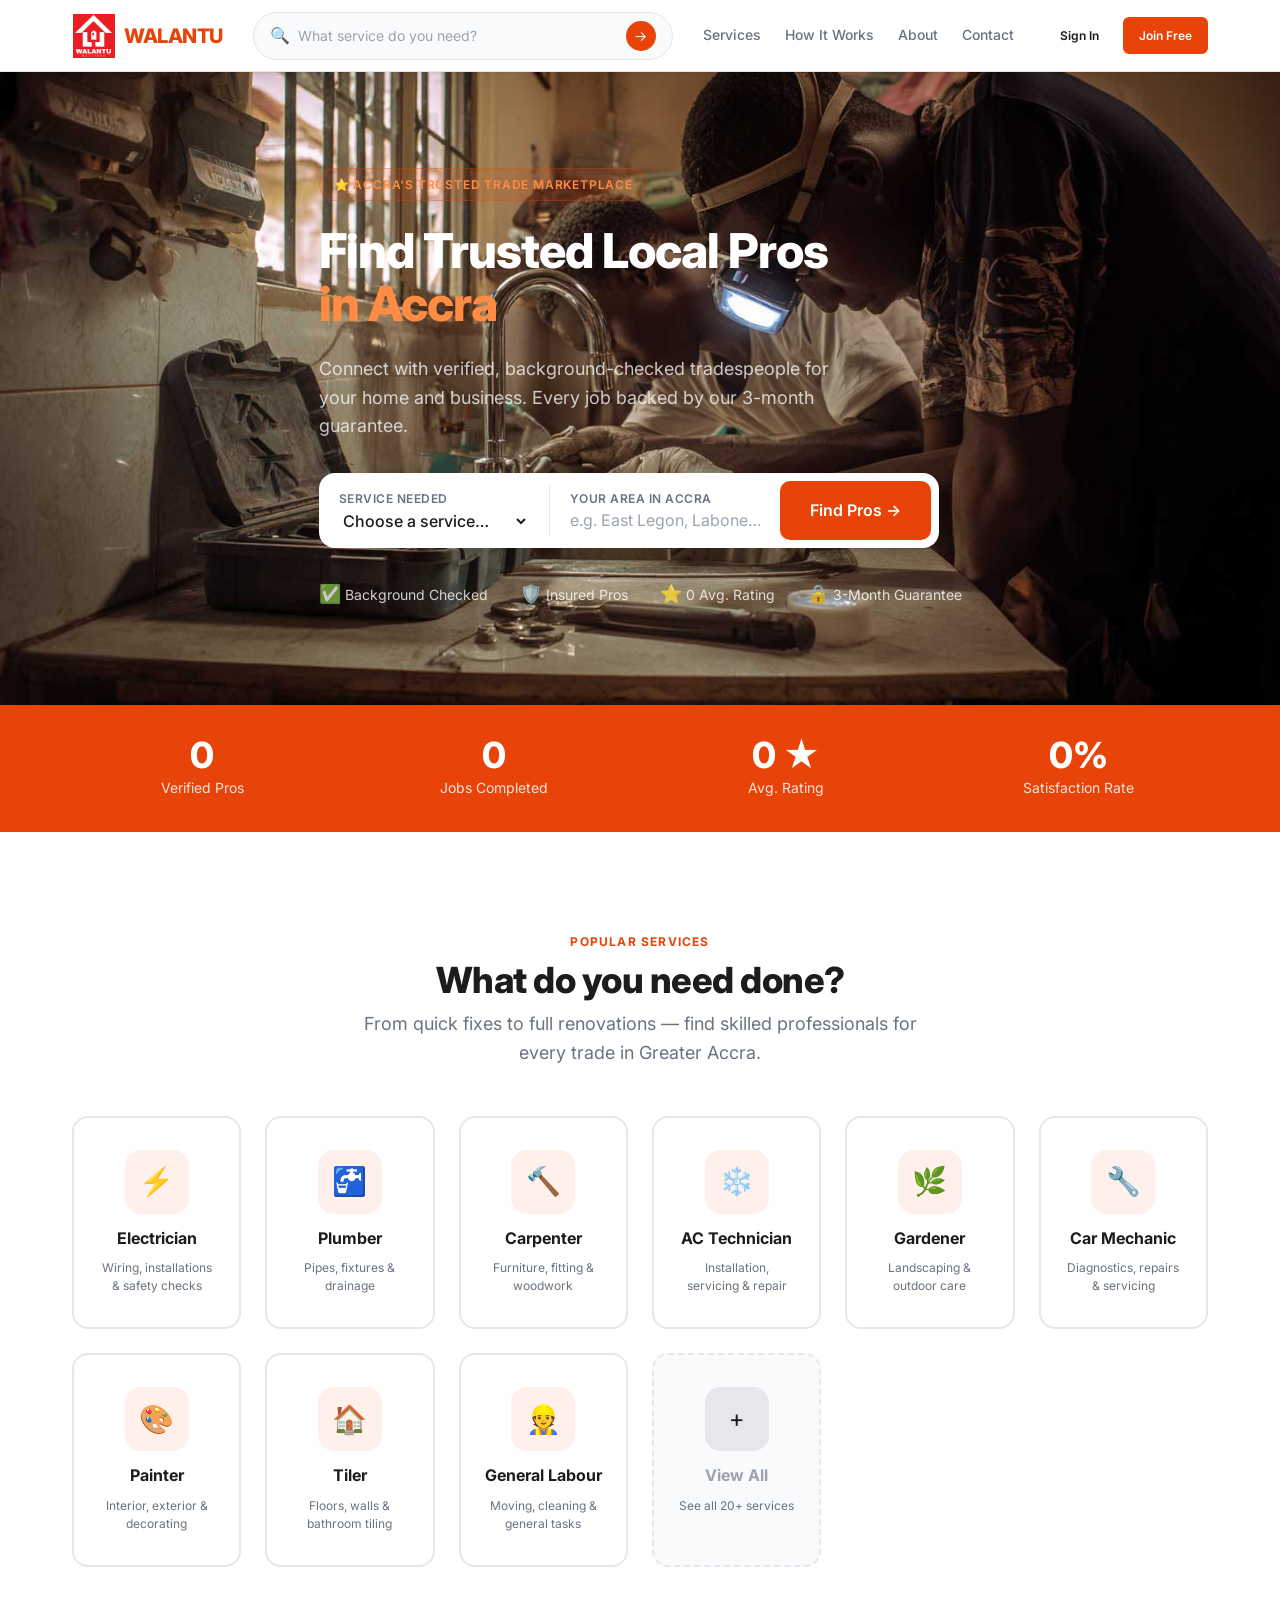
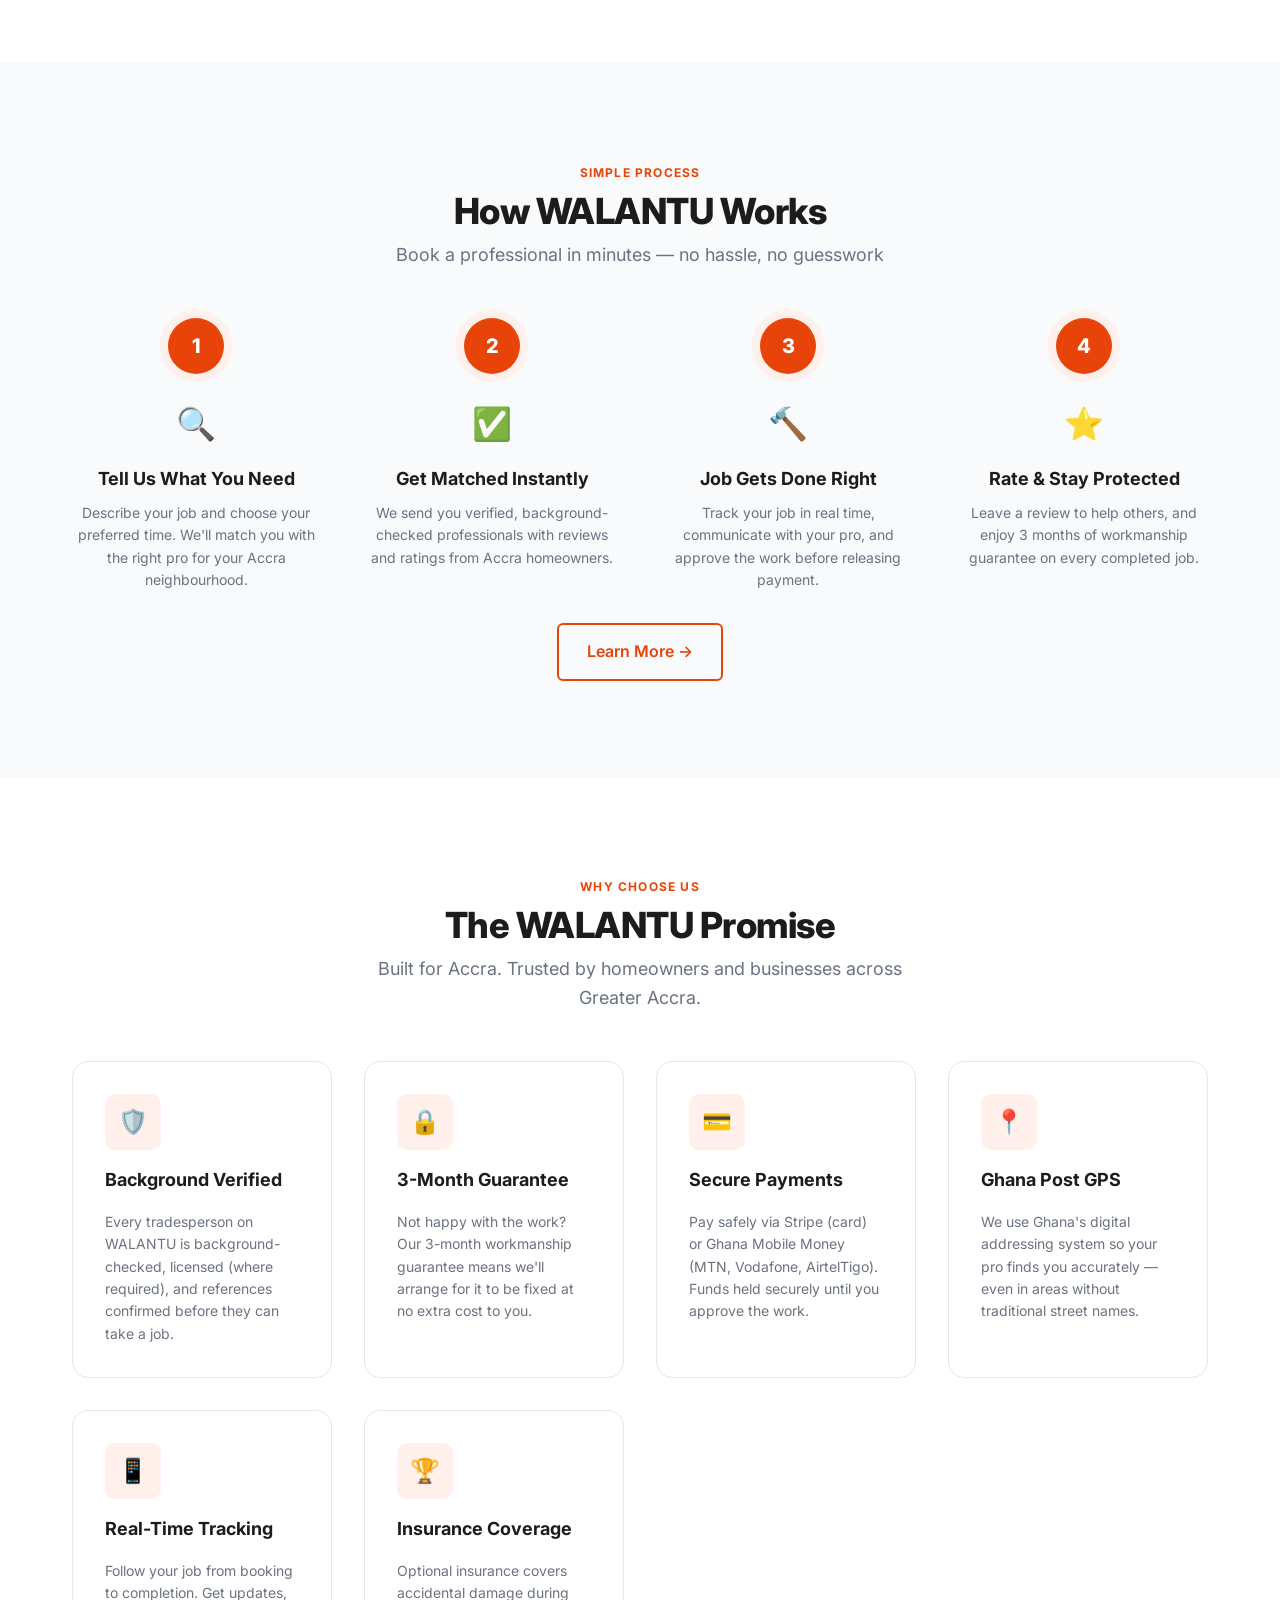
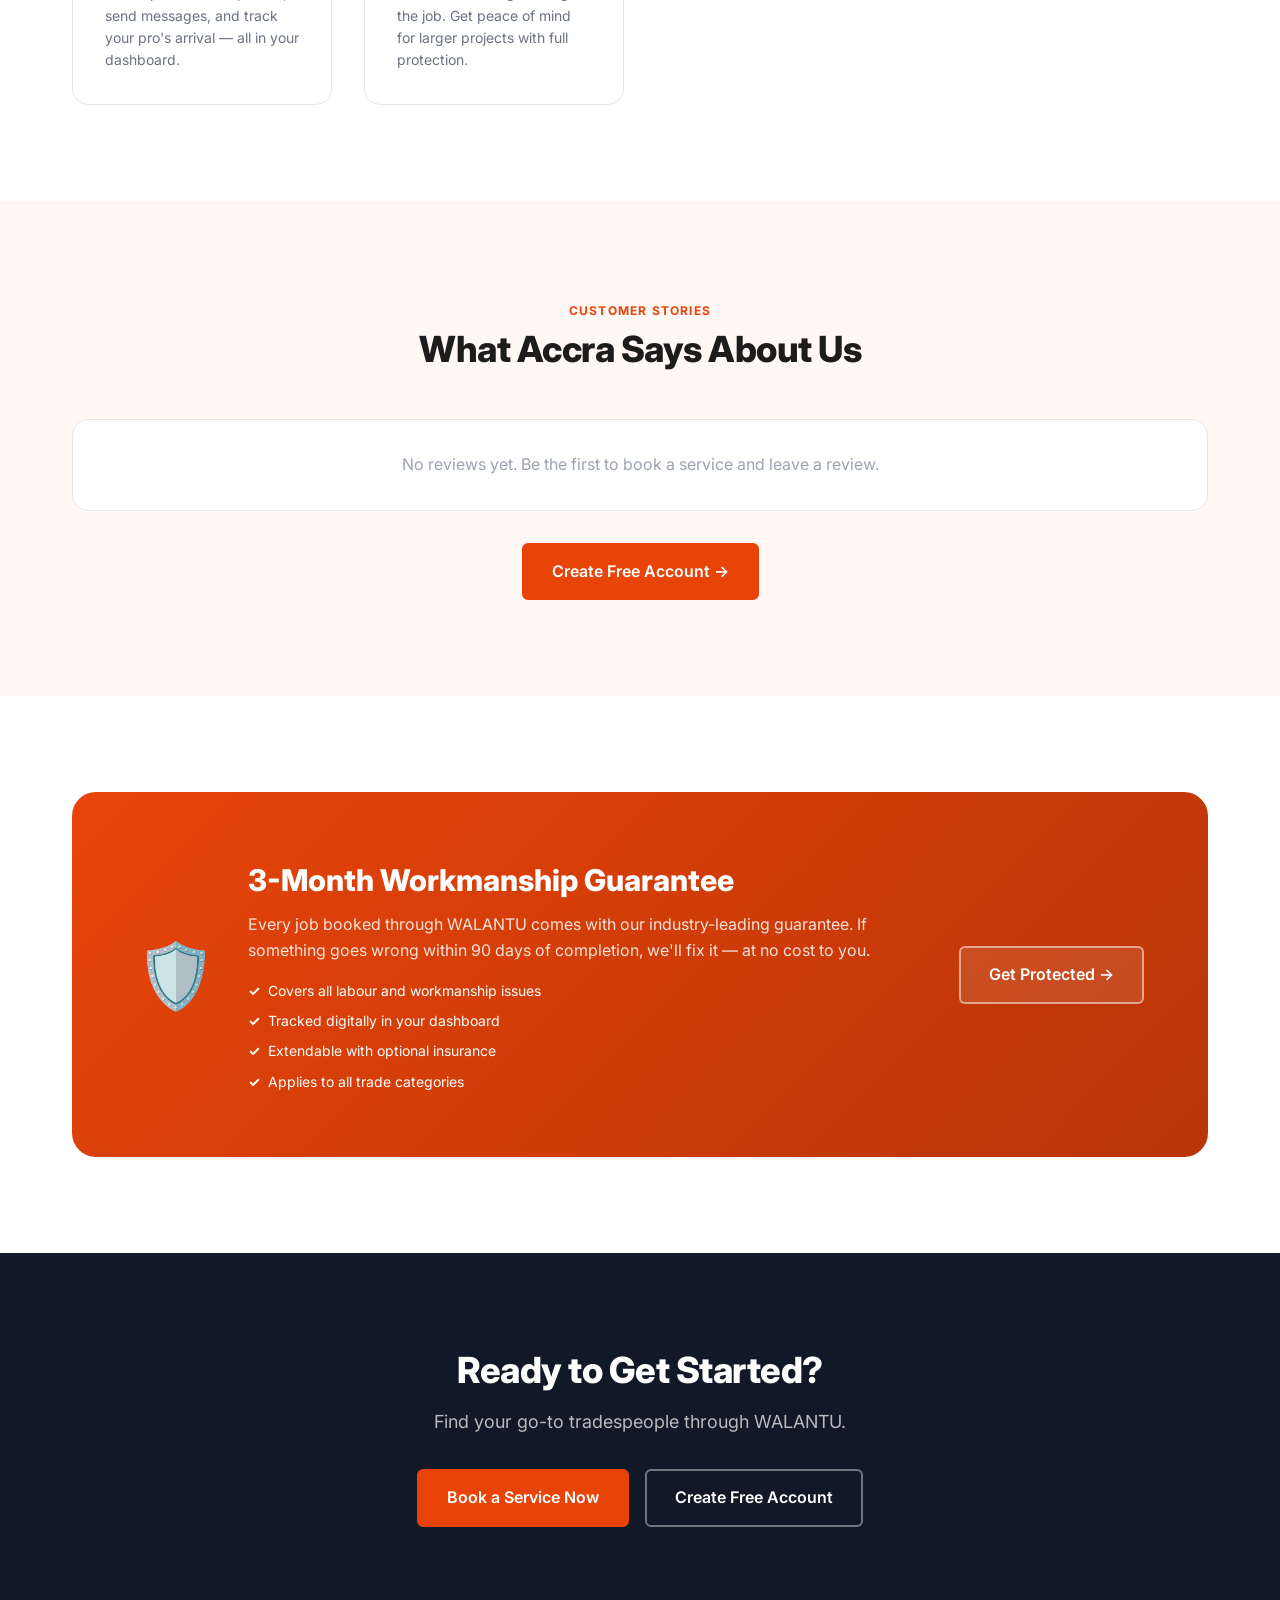
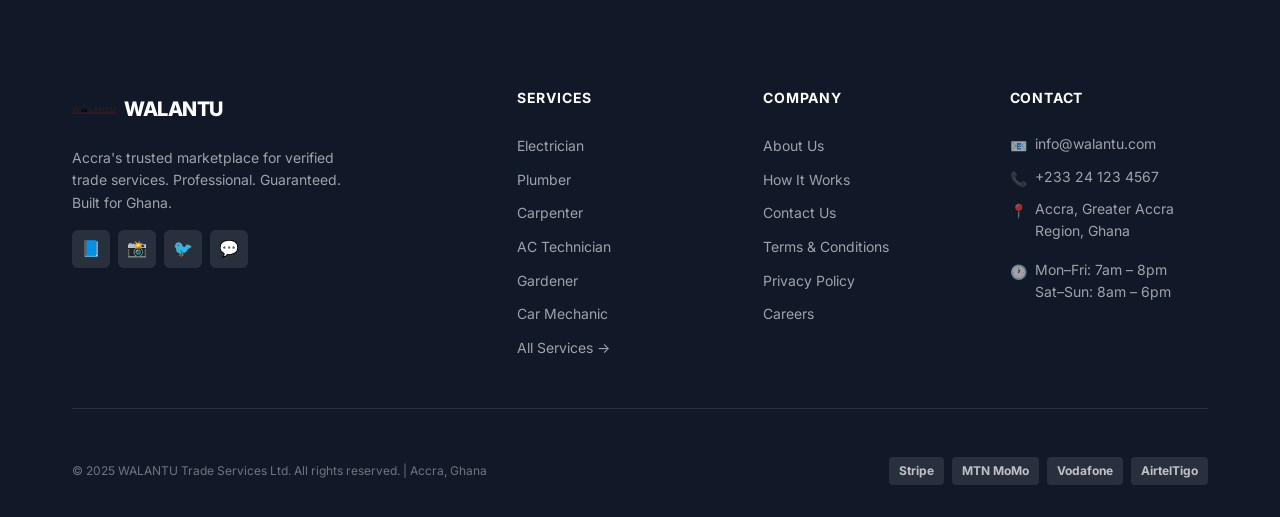
<file: index.html>
<!DOCTYPE html>
<html lang="en">
<head>
    <meta charset="UTF-8">
    <meta name="viewport" content="width=device-width, initial-scale=1.0">
    <meta name="description" content="WALANTU — Accra's trusted marketplace for verified tradespeople. Find electricians, plumbers, carpenters, AC technicians and more. Backed by a 3-month work guarantee.">
    <title>WALANTU | Find Trusted Trade Services in Accra, Ghana</title>
    <link rel="icon" href="images/logoBlk.png" type="image/png">
    <link rel="stylesheet" href="css/style.css">
    <link rel="preconnect" href="https://fonts.googleapis.com">
    <link rel="preconnect" href="https://fonts.gstatic.com" crossorigin>
    <link href="https://fonts.googleapis.com/css2?family=Inter:wght@300;400;500;600;700;800&display=swap" rel="stylesheet">
</head>
<body>
    <a href="#main-content" class="skip-link">Skip to main content</a>

    <!-- ===== HEADER ===== -->
    <header class="header" role="banner">
        <div class="container header-container">
            <a href="index.html" class="logo" aria-label="WALANTU Home">
                <img src="images/walantu-logo.jpg" alt="WALANTU" width="44" height="44" onerror="this.style.display='none'">
                <span class="logo-text">WALANTU</span>
            </a>

            <div class="header-search" role="search" aria-label="Quick service search">
                <span style="font-size:16px;color:var(--text-muted);">🔍</span>
                <input type="text" placeholder="What service do you need?" aria-label="Search for a service">
                <button class="header-search-btn" aria-label="Search">→</button>
            </div>

            <nav class="nav" role="navigation" aria-label="Main navigation" id="main-nav">
                <a href="services.html" class="nav-link">Services</a>
                <a href="how-it-works.html" class="nav-link">How It Works</a>
                <a href="about.html" class="nav-link">About</a>
                <a href="contact.html" class="nav-link">Contact</a>
            </nav>

            <div class="header-actions">
                <a href="registration.html" class="btn btn-ghost btn-sm">Sign In</a>
                <a href="registration.html" class="btn btn-primary btn-sm">Join Free</a>
            </div>

            <button class="mobile-menu-toggle" aria-expanded="false" aria-controls="main-nav" aria-label="Open menu">
                <span class="hamburger-line"></span>
                <span class="hamburger-line"></span>
                <span class="hamburger-line"></span>
            </button>
        </div>
    </header>

    <main id="main-content" role="main">

        <!-- ===== HERO ===== -->
        <section class="hero" aria-labelledby="hero-heading">
            <div class="hero-bg" aria-hidden="true"></div>
            <div class="hero-overlay" aria-hidden="true"></div>
            <div class="container">
                <div class="hero-content">
                    <div class="hero-badge">
                        <span class="icon">⭐</span>
                        Accra's Trusted Trade Marketplace
                    </div>
                    <h1 id="hero-heading" class="hero-title">
                        Find Trusted Local Pros<br><span>in Accra</span>
                    </h1>
                    <p class="hero-subtitle">
                        Connect with verified, background-checked tradespeople for your home and business. Every job backed by our 3-month guarantee.
                    </p>

                    <div class="hero-search" role="search" aria-label="Find a service">
                        <div class="hero-search-field">
                            <label for="hero-service">Service needed</label>
                            <select id="hero-service" name="service">
                                <option value="">Choose a service…</option>
                                <option value="electrician">Electrician</option>
                                <option value="plumber">Plumber</option>
                                <option value="carpenter">Carpenter</option>
                                <option value="ac-technician">AC Technician</option>
                                <option value="gardener">Gardener</option>
                                <option value="car-mechanic">Car Mechanic</option>
                                <option value="labourer">General Labour</option>
                                <option value="painter">Painter</option>
                                <option value="tiler">Tiler</option>
                            </select>
                        </div>
                        <div class="hero-search-divider" aria-hidden="true"></div>
                        <div class="hero-search-field">
                            <label for="hero-location">Your area in Accra</label>
                            <input type="text" id="hero-location" name="location" placeholder="e.g. East Legon, Labone…" aria-label="Location in Accra">
                        </div>
                        <a href="booking.html" class="btn btn-primary btn-lg" onclick="handleHeroSearch(event)">
                            Find Pros →
                        </a>
                    </div>

                    <div class="hero-trust" aria-label="Trust indicators">
                        <div class="hero-trust-item">
                            <span class="icon">✅</span>
                            Background Checked
                        </div>
                        <div class="hero-trust-item">
                            <span class="icon">🛡️</span>
                            Insured Pros
                        </div>
                        <div class="hero-trust-item">
                            <span class="icon">⭐</span>
                            0 Avg. Rating
                        </div>
                        <div class="hero-trust-item">
                            <span class="icon">🔒</span>
                            3-Month Guarantee
                        </div>
                    </div>
                </div>
            </div>
        </section>

        <!-- ===== STATS STRIP ===== -->
        <div class="stats-strip" aria-label="Walantu statistics">
            <div class="container">
                <div class="stats-grid">
                    <div class="stat-item" role="img" aria-label="0 verified pros">
                        <div class="stat-item-number">0</div>
                        <div class="stat-item-label">Verified Pros</div>
                    </div>
                    <div class="stat-item" role="img" aria-label="0 jobs completed">
                        <div class="stat-item-number">0</div>
                        <div class="stat-item-label">Jobs Completed</div>
                    </div>
                    <div class="stat-item" role="img" aria-label="0 average star rating">
                        <div class="stat-item-number">0 ★</div>
                        <div class="stat-item-label">Avg. Rating</div>
                    </div>
                    <div class="stat-item" role="img" aria-label="0 percent satisfaction rate">
                        <div class="stat-item-number">0%</div>
                        <div class="stat-item-label">Satisfaction Rate</div>
                    </div>
                </div>
            </div>
        </div>

        <!-- ===== SERVICE CATEGORIES ===== -->
        <section class="section" aria-labelledby="categories-heading">
            <div class="container">
                <div class="section-header centered">
                    <span class="section-label">Popular Services</span>
                    <h2 id="categories-heading" class="section-title">What do you need done?</h2>
                    <p class="section-subtitle">
                        From quick fixes to full renovations — find skilled professionals for every trade in Greater Accra.
                    </p>
                </div>

                <div class="categories-grid" role="list">

                    <a href="booking.html?service=Electrician" class="category-card" role="listitem" aria-label="Book an Electrician">
                        <div class="category-icon">⚡</div>
                        <h3 class="category-title">Electrician</h3>
                        <p class="category-description">Wiring, installations & safety checks</p>
                    </a>

                    <a href="booking.html?service=Plumber" class="category-card" role="listitem" aria-label="Book a Plumber">
                        <div class="category-icon">🚰</div>
                        <h3 class="category-title">Plumber</h3>
                        <p class="category-description">Pipes, fixtures & drainage</p>
                    </a>

                    <a href="booking.html?service=Carpenter" class="category-card" role="listitem" aria-label="Book a Carpenter">
                        <div class="category-icon">🔨</div>
                        <h3 class="category-title">Carpenter</h3>
                        <p class="category-description">Furniture, fitting & woodwork</p>
                    </a>

                    <a href="booking.html?service=AC Technician" class="category-card" role="listitem" aria-label="Book an AC Technician">
                        <div class="category-icon">❄️</div>
                        <h3 class="category-title">AC Technician</h3>
                        <p class="category-description">Installation, servicing & repair</p>
                    </a>

                    <a href="booking.html?service=Gardener" class="category-card" role="listitem" aria-label="Book a Gardener">
                        <div class="category-icon">🌿</div>
                        <h3 class="category-title">Gardener</h3>
                        <p class="category-description">Landscaping & outdoor care</p>
                    </a>

                    <a href="booking.html?service=Car Mechanic" class="category-card" role="listitem" aria-label="Book a Car Mechanic">
                        <div class="category-icon">🔧</div>
                        <h3 class="category-title">Car Mechanic</h3>
                        <p class="category-description">Diagnostics, repairs & servicing</p>
                    </a>

                    <a href="booking.html?service=Painter" class="category-card" role="listitem" aria-label="Book a Painter">
                        <div class="category-icon">🎨</div>
                        <h3 class="category-title">Painter</h3>
                        <p class="category-description">Interior, exterior & decorating</p>
                    </a>

                    <a href="booking.html?service=Tiler" class="category-card" role="listitem" aria-label="Book a Tiler">
                        <div class="category-icon">🏠</div>
                        <h3 class="category-title">Tiler</h3>
                        <p class="category-description">Floors, walls & bathroom tiling</p>
                    </a>

                    <a href="booking.html?service=Labourer" class="category-card" role="listitem" aria-label="Book a General Labourer">
                        <div class="category-icon">👷</div>
                        <h3 class="category-title">General Labour</h3>
                        <p class="category-description">Moving, cleaning & general tasks</p>
                    </a>

                    <a href="services.html" class="category-card" role="listitem" style="border-style:dashed; background:var(--bg-light);">
                        <div class="category-icon" style="background:var(--border); font-size:24px;">+</div>
                        <h3 class="category-title" style="color:var(--text-muted)">View All</h3>
                        <p class="category-description">See all 20+ services</p>
                    </a>

                </div>
            </div>
        </section>

        <!-- ===== HOW IT WORKS ===== -->
        <section class="section section-alt" aria-labelledby="how-it-works-heading">
            <div class="container">
                <div class="section-header centered">
                    <span class="section-label">Simple Process</span>
                    <h2 id="how-it-works-heading" class="section-title">How WALANTU Works</h2>
                    <p class="section-subtitle">Book a professional in minutes — no hassle, no guesswork</p>
                </div>

                <div class="process-steps" role="list">
                    <div class="process-step" role="listitem">
                        <div class="step-number-badge" aria-hidden="true">1</div>
                        <div class="step-icon">🔍</div>
                        <h3 class="step-title">Tell Us What You Need</h3>
                        <p class="step-description">Describe your job and choose your preferred time. We'll match you with the right pro for your Accra neighbourhood.</p>
                    </div>

                    <div class="process-step" role="listitem">
                        <div class="step-number-badge" aria-hidden="true">2</div>
                        <div class="step-icon">✅</div>
                        <h3 class="step-title">Get Matched Instantly</h3>
                        <p class="step-description">We send you verified, background-checked professionals with reviews and ratings from Accra homeowners.</p>
                    </div>

                    <div class="process-step" role="listitem">
                        <div class="step-number-badge" aria-hidden="true">3</div>
                        <div class="step-icon">🔨</div>
                        <h3 class="step-title">Job Gets Done Right</h3>
                        <p class="step-description">Track your job in real time, communicate with your pro, and approve the work before releasing payment.</p>
                    </div>

                    <div class="process-step" role="listitem">
                        <div class="step-number-badge" aria-hidden="true">4</div>
                        <div class="step-icon">⭐</div>
                        <h3 class="step-title">Rate & Stay Protected</h3>
                        <p class="step-description">Leave a review to help others, and enjoy 3 months of workmanship guarantee on every completed job.</p>
                    </div>
                </div>

                <div class="text-center mt-xl">
                    <a href="how-it-works.html" class="btn btn-outline btn-lg">Learn More →</a>
                </div>
            </div>
        </section>

        <!-- ===== WHY WALANTU ===== -->
        <section class="section" aria-labelledby="why-walantu-heading">
            <div class="container">
                <div class="section-header centered">
                    <span class="section-label">Why Choose Us</span>
                    <h2 id="why-walantu-heading" class="section-title">The WALANTU Promise</h2>
                    <p class="section-subtitle">Built for Accra. Trusted by homeowners and businesses across Greater Accra.</p>
                </div>

                <div class="trust-grid" role="list">
                    <div class="trust-card" role="listitem">
                        <div class="trust-icon">🛡️</div>
                        <h3 class="trust-title">Background Verified</h3>
                        <p class="trust-description">Every tradesperson on WALANTU is background-checked, licensed (where required), and references confirmed before they can take a job.</p>
                    </div>

                    <div class="trust-card" role="listitem">
                        <div class="trust-icon">🔒</div>
                        <h3 class="trust-title">3-Month Guarantee</h3>
                        <p class="trust-description">Not happy with the work? Our 3-month workmanship guarantee means we'll arrange for it to be fixed at no extra cost to you.</p>
                    </div>

                    <div class="trust-card" role="listitem">
                        <div class="trust-icon">💳</div>
                        <h3 class="trust-title">Secure Payments</h3>
                        <p class="trust-description">Pay safely via Stripe (card) or Ghana Mobile Money (MTN, Vodafone, AirtelTigo). Funds held securely until you approve the work.</p>
                    </div>

                    <div class="trust-card" role="listitem">
                        <div class="trust-icon">📍</div>
                        <h3 class="trust-title">Ghana Post GPS</h3>
                        <p class="trust-description">We use Ghana's digital addressing system so your pro finds you accurately — even in areas without traditional street names.</p>
                    </div>

                    <div class="trust-card" role="listitem">
                        <div class="trust-icon">📱</div>
                        <h3 class="trust-title">Real-Time Tracking</h3>
                        <p class="trust-description">Follow your job from booking to completion. Get updates, send messages, and track your pro's arrival — all in your dashboard.</p>
                    </div>

                    <div class="trust-card" role="listitem">
                        <div class="trust-icon">🏆</div>
                        <h3 class="trust-title">Insurance Coverage</h3>
                        <p class="trust-description">Optional insurance covers accidental damage during the job. Get peace of mind for larger projects with full protection.</p>
                    </div>
                </div>
            </div>
        </section>

        <!-- ===== TESTIMONIALS ===== -->
        <section class="section section-warm" aria-labelledby="testimonials-heading">
            <div class="container">
                <div class="section-header centered">
                    <span class="section-label">Customer Stories</span>
                    <h2 id="testimonials-heading" class="section-title">What Accra Says About Us</h2>
                </div>

                <div class="testimonials-grid" role="list">
                    <article class="testimonial-card testimonial-empty" role="listitem">
                        <p class="testimonial-empty-text">No reviews yet. Be the first to book a service and leave a review.</p>
                    </article>
                </div>

                <div class="text-center mt-xl">
                    <a href="registration.html" class="btn btn-primary btn-lg">Create Free Account →</a>
                </div>
            </div>
        </section>

        <!-- ===== 3-MONTH GUARANTEE ===== -->
        <section class="section" aria-labelledby="guarantee-heading">
            <div class="container">
                <div class="guarantee-banner">
                    <div class="guarantee-icon" aria-hidden="true">🛡️</div>
                    <div class="guarantee-body">
                        <h2 id="guarantee-heading" class="guarantee-title">3-Month Workmanship Guarantee</h2>
                        <p class="guarantee-text">Every job booked through WALANTU comes with our industry-leading guarantee. If something goes wrong within 90 days of completion, we'll fix it — at no cost to you.</p>
                        <div class="guarantee-features" role="list">
                            <div class="guarantee-feature" role="listitem">Covers all labour and workmanship issues</div>
                            <div class="guarantee-feature" role="listitem">Tracked digitally in your dashboard</div>
                            <div class="guarantee-feature" role="listitem">Extendable with optional insurance</div>
                            <div class="guarantee-feature" role="listitem">Applies to all trade categories</div>
                        </div>
                    </div>
                    <div style="flex-shrink:0">
                        <a href="registration.html" class="btn btn-outline btn-lg" style="border-color:rgba(255,255,255,0.5); color:#fff; background:rgba(255,255,255,0.1);">
                            Get Protected →
                        </a>
                    </div>
                </div>
            </div>
        </section>

        <!-- ===== CTA STRIP ===== -->
        <section class="section section-dark" aria-labelledby="cta-heading">
            <div class="container text-center">
                <h2 id="cta-heading" class="section-title" style="color:#fff; margin-bottom:var(--space-md)">
                    Ready to Get Started?
                </h2>
                <p class="section-subtitle" style="color:rgba(255,255,255,0.7); margin:0 auto var(--space-xl)">
                    Find your go-to tradespeople through WALANTU.
                </p>
                <div class="d-flex gap-md" style="justify-content:center; flex-wrap:wrap">
                    <a href="booking.html" class="btn btn-primary btn-lg">Book a Service Now</a>
                    <a href="registration.html" class="btn btn-outline btn-lg" style="border-color:rgba(255,255,255,0.4); color:#fff">Create Free Account</a>
                </div>
            </div>
        </section>

    </main>

    <!-- ===== FOOTER ===== -->
    <footer class="footer" role="contentinfo">
        <div class="container">
            <div class="footer-content">
                <div class="footer-brand">
                    <a href="index.html" class="logo" style="margin-bottom:var(--space-md)">
                        <img src="images/logoFull.png" alt="WALANTU" width="40" height="40" onerror="this.style.display='none'">
                        <span class="logo-text">WALANTU</span>
                    </a>
                    <p class="footer-brand-desc">
                        Accra's trusted marketplace for verified trade services. Professional. Guaranteed. Built for Ghana.
                    </p>
                    <div class="footer-social" aria-label="Social media links">
                        <a href="#" aria-label="Facebook">📘</a>
                        <a href="#" aria-label="Instagram">📸</a>
                        <a href="#" aria-label="Twitter/X">🐦</a>
                        <a href="#" aria-label="WhatsApp">💬</a>
                    </div>
                </div>

                <div>
                    <h3 class="footer-section-title">Services</h3>
                    <ul class="footer-links">
                        <li><a href="booking.html?service=Electrician">Electrician</a></li>
                        <li><a href="booking.html?service=Plumber">Plumber</a></li>
                        <li><a href="booking.html?service=Carpenter">Carpenter</a></li>
                        <li><a href="booking.html?service=AC+Technician">AC Technician</a></li>
                        <li><a href="booking.html?service=Gardener">Gardener</a></li>
                        <li><a href="booking.html?service=Car+Mechanic">Car Mechanic</a></li>
                        <li><a href="services.html">All Services →</a></li>
                    </ul>
                </div>

                <div>
                    <h3 class="footer-section-title">Company</h3>
                    <ul class="footer-links">
                        <li><a href="about.html">About Us</a></li>
                        <li><a href="how-it-works.html">How It Works</a></li>
                        <li><a href="contact.html">Contact Us</a></li>
                        <li><a href="terms.html">Terms &amp; Conditions</a></li>
                        <li><a href="#">Privacy Policy</a></li>
                        <li><a href="#">Careers</a></li>
                    </ul>
                </div>

                <div>
                    <h3 class="footer-section-title">Contact</h3>
                    <div class="footer-contact-item">
                        <span>📧</span>
                        <span>info@walantu.com</span>
                    </div>
                    <div class="footer-contact-item">
                        <span>📞</span>
                        <span>+233 24 123 4567</span>
                    </div>
                    <div class="footer-contact-item">
                        <span>📍</span>
                        <span>Accra, Greater Accra Region, Ghana</span>
                    </div>
                    <div class="footer-contact-item" style="margin-top:var(--space-md)">
                        <span>🕐</span>
                        <span>Mon–Fri: 7am – 8pm<br>Sat–Sun: 8am – 6pm</span>
                    </div>
                </div>
            </div>

            <div class="footer-bottom">
                <p class="footer-bottom-text">&copy; 2025 WALANTU Trade Services Ltd. All rights reserved. | Accra, Ghana</p>
                <div class="footer-payment-icons" aria-label="Accepted payment methods">
                    <span class="payment-icon-badge">Stripe</span>
                    <span class="payment-icon-badge">MTN MoMo</span>
                    <span class="payment-icon-badge">Vodafone</span>
                    <span class="payment-icon-badge">AirtelTigo</span>
                </div>
            </div>
        </div>
    </footer>

    <script src="js/main.js"></script>
    <script>
        // Mobile menu toggle
        const toggle = document.querySelector('.mobile-menu-toggle');
        const nav = document.querySelector('.nav');
        if (toggle && nav) {
            toggle.addEventListener('click', () => {
                const expanded = toggle.getAttribute('aria-expanded') === 'true';
                toggle.setAttribute('aria-expanded', !expanded);
                nav.classList.toggle('show');
                document.body.classList.toggle('mobile-nav-open');
            });
        }

        // Hero search handler
        function handleHeroSearch(e) {
            const service = document.getElementById('hero-service').value;
            const location = document.getElementById('hero-location').value;
            if (service) {
                const url = new URL('booking.html', window.location.href);
                url.searchParams.set('service', service);
                if (location) url.searchParams.set('location', location);
                e.currentTarget.href = url.toString();
            }
        }

        // Animate stats on scroll
        const observer = new IntersectionObserver((entries) => {
            entries.forEach(entry => {
                if (entry.isIntersecting) {
                    entry.target.style.opacity = '1';
                    entry.target.style.transform = 'translateY(0)';
                }
            });
        }, { threshold: 0.15 });

        document.querySelectorAll('.category-card, .trust-card, .testimonial-card, .process-step').forEach(el => {
            el.style.opacity = '0';
            el.style.transform = 'translateY(20px)';
            el.style.transition = 'opacity 0.5s ease, transform 0.5s ease';
            observer.observe(el);
        });
    </script>
</body>
</html>
</file>
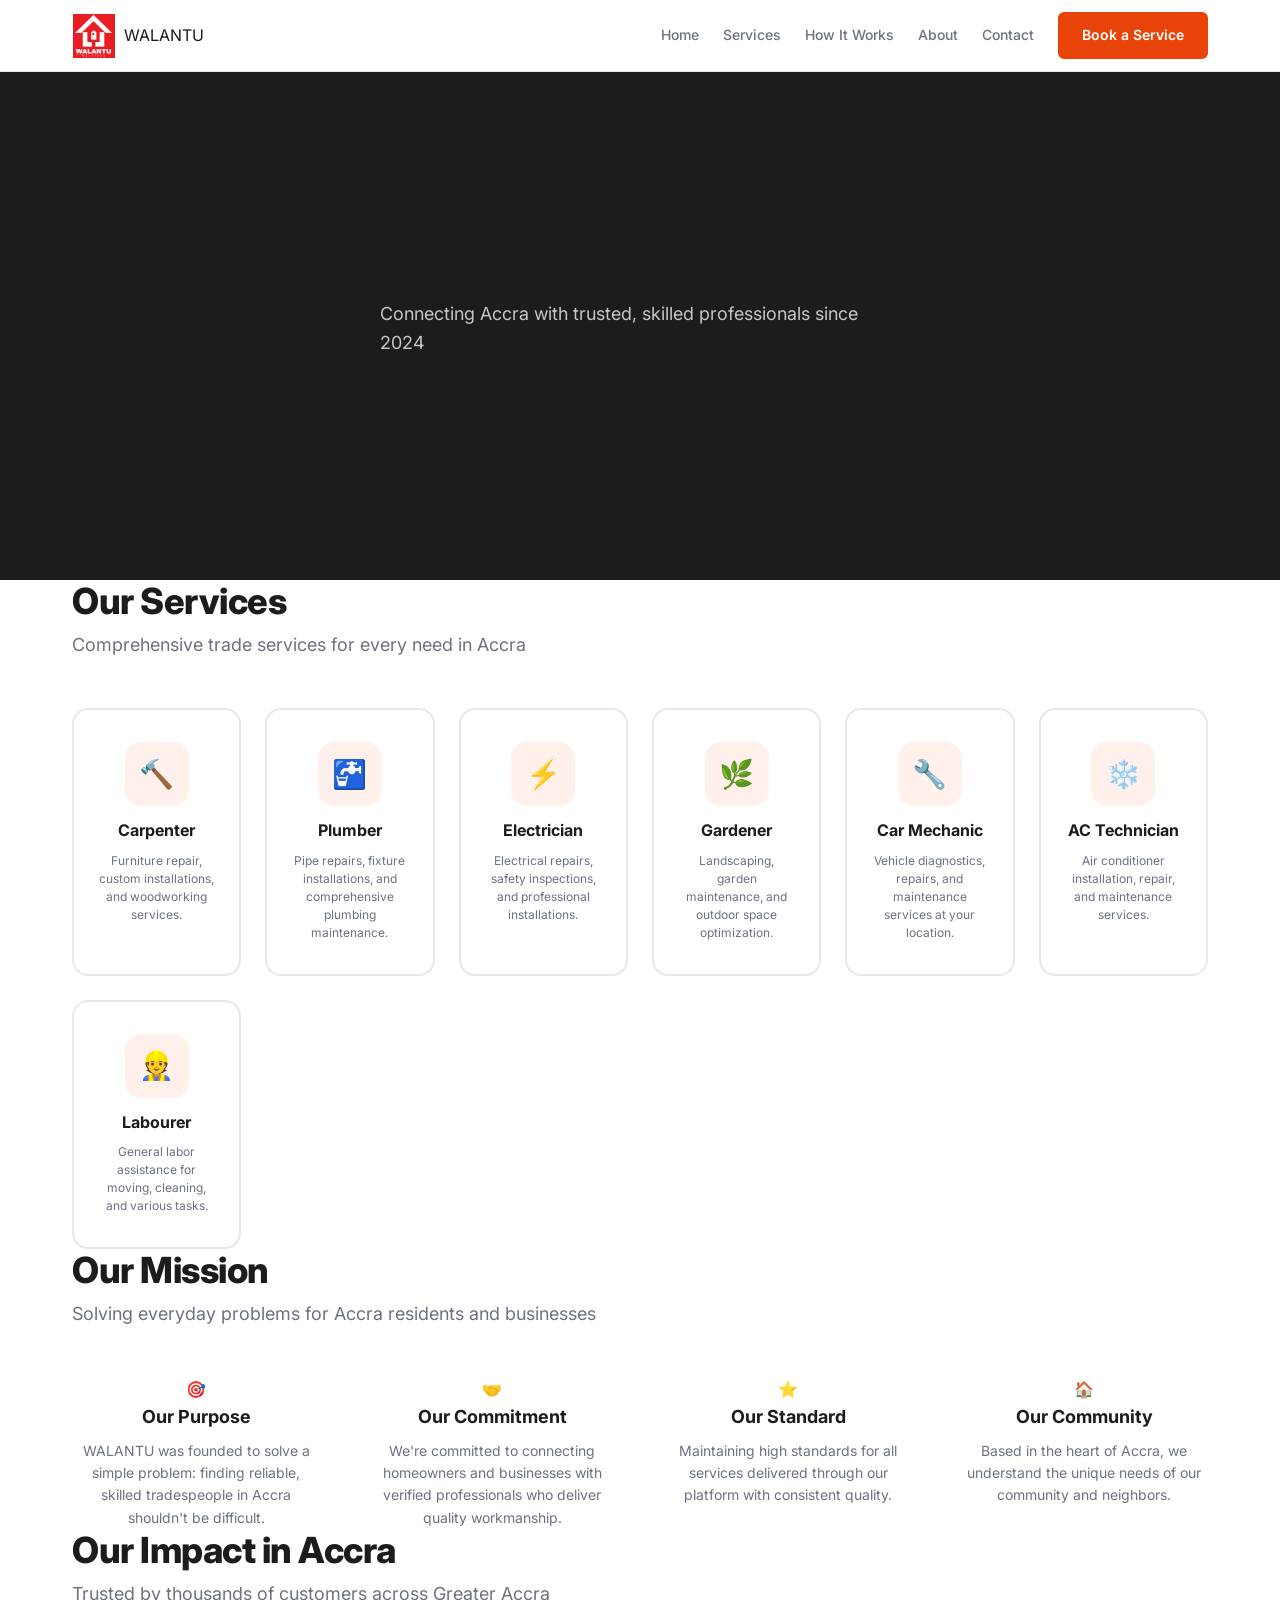
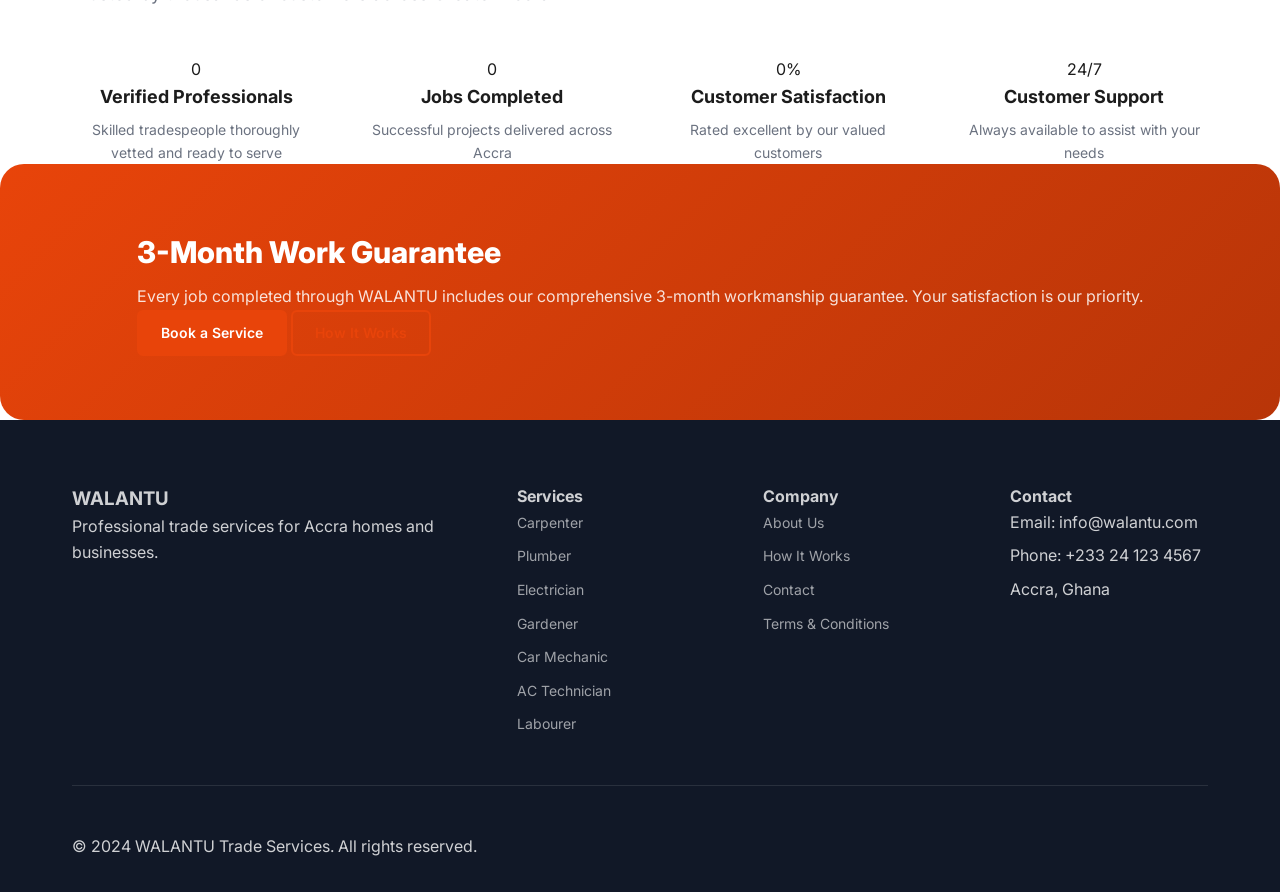
<file: about.html>
<!DOCTYPE html>
<html lang="en">
<head>
    <meta charset="UTF-8">
    <meta name="viewport" content="width=device-width, initial-scale=1.0">
    <title>About Us - WALANTU Trade Services</title>
    <link rel="icon" href="images/logoBlk.png" type="image/png">
    <link rel="stylesheet" href="css/style.css">
    <link rel="stylesheet" href="css/accessibility.css">
    <link rel="preconnect" href="https://fonts.googleapis.com">
    <link rel="preconnect" href="https://fonts.gstatic.com" crossorigin>
    <link href="https://fonts.googleapis.com/css2?family=Inter:wght@300;400;500;600&display=swap" rel="stylesheet">
</head>
<body>
    <a href="#main-content" class="skip-link">Skip to main content</a>

    <header class="header" role="banner">
        <div class="container header-container">
            <a href="index.html" class="logo">
                <img src="images/walantu-logo.jpg" alt="WALANTU" width="40" height="40">
                <span>WALANTU</span>
            </a>
            
            <nav class="nav" role="navigation" aria-label="Main navigation">
                <a href="index.html" class="nav-link">Home</a>
                <a href="services.html" class="nav-link">Services</a>
                <a href="how-it-works.html" class="nav-link">How It Works</a>
                <a href="about.html" class="nav-link" aria-current="page">About</a>
                <a href="contact.html" class="nav-link">Contact</a>
                <a href="booking.html" class="cta-button">Book a Service</a>
            </nav>

            <button class="mobile-menu-toggle" aria-expanded="false" aria-controls="main-navigation">
                <span class="hamburger"></span>
                <span class="sr-only">Menu</span>
            </button>
        </div>
    </header>

    <main id="main-content" role="main">
        <!-- Hero Section -->
        <section class="hero" aria-labelledby="about-heading">
            <div class="container">
                <div class="hero-content">
                    <h1 id="about-heading">About WALANTU</h1>
                    <p class="hero-subtitle">Connecting Accra with trusted, skilled professionals since 2024</p>
                </div>
            </div>
        </section>

        <!-- Service Categories -->
        <section class="categories-section" aria-labelledby="services-heading">
            <div class="container">
                <div class="section-header">
                    <h2 id="services-heading" class="section-title">Our Services</h2>
                    <p class="section-subtitle">Comprehensive trade services for every need in Accra</p>
                </div>
                
                <div class="categories-grid">
                    <a href="booking.html?service=Carpenter" class="category-card">
                        <div class="category-icon">🔨</div>
                        <h3 class="category-title">Carpenter</h3>
                        <p class="category-description">Furniture repair, custom installations, and woodworking services.</p>
                    </a>
                    
                    <a href="booking.html?service=Plumber" class="category-card">
                        <div class="category-icon">🚰</div>
                        <h3 class="category-title">Plumber</h3>
                        <p class="category-description">Pipe repairs, fixture installations, and comprehensive plumbing maintenance.</p>
                    </a>
                    
                    <a href="booking.html?service=Electrician" class="category-card">
                        <div class="category-icon">⚡</div>
                        <h3 class="category-title">Electrician</h3>
                        <p class="category-description">Electrical repairs, safety inspections, and professional installations.</p>
                    </a>
                    
                    <a href="booking.html?service=Gardener" class="category-card">
                        <div class="category-icon">🌿</div>
                        <h3 class="category-title">Gardener</h3>
                        <p class="category-description">Landscaping, garden maintenance, and outdoor space optimization.</p>
                    </a>
                    
                    <a href="booking.html?service=Car mechanic" class="category-card">
                        <div class="category-icon">🔧</div>
                        <h3 class="category-title">Car Mechanic</h3>
                        <p class="category-description">Vehicle diagnostics, repairs, and maintenance services at your location.</p>
                    </a>
                    
                    <a href="booking.html?service=Air conditioner electrician" class="category-card">
                        <div class="category-icon">❄️</div>
                        <h3 class="category-title">AC Technician</h3>
                        <p class="category-description">Air conditioner installation, repair, and maintenance services.</p>
                    </a>
                    
                    <a href="booking.html?service=Labourer" class="category-card">
                        <div class="category-icon">👷</div>
                        <h3 class="category-title">Labourer</h3>
                        <p class="category-description">General labor assistance for moving, cleaning, and various tasks.</p>
                    </a>
                </div>
            </div>
        </section>

        <!-- Mission Section -->
        <section class="process" aria-labelledby="mission-heading">
            <div class="container">
                <div class="section-header">
                    <h2 id="mission-heading" class="section-title">Our Mission</h2>
                    <p class="section-subtitle">Solving everyday problems for Accra residents and businesses</p>
                </div>
                
                <div class="process-steps">
                    <div class="process-step">
                        <div class="step-number">🎯</div>
                        <h3 class="step-title">Our Purpose</h3>
                        <p class="step-description">WALANTU was founded to solve a simple problem: finding reliable, skilled tradespeople in Accra shouldn't be difficult.</p>
                    </div>
                    
                    <div class="process-step">
                        <div class="step-number">🤝</div>
                        <h3 class="step-title">Our Commitment</h3>
                        <p class="step-description">We're committed to connecting homeowners and businesses with verified professionals who deliver quality workmanship.</p>
                    </div>
                    
                    <div class="process-step">
                        <div class="step-number">⭐</div>
                        <h3 class="step-title">Our Standard</h3>
                        <p class="step-description">Maintaining high standards for all services delivered through our platform with consistent quality.</p>
                    </div>
                    
                    <div class="process-step">
                        <div class="step-number">🏠</div>
                        <h3 class="step-title">Our Community</h3>
                        <p class="step-description">Based in the heart of Accra, we understand the unique needs of our community and neighbors.</p>
                    </div>
                </div>
            </div>
        </section>

        <!-- Stats Section -->
        <section class="categories-section" aria-labelledby="stats-heading">
            <div class="container">
                <div class="section-header">
                    <h2 id="stats-heading" class="section-title">Our Impact in Accra</h2>
                    <p class="section-subtitle">Trusted by thousands of customers across Greater Accra</p>
                </div>
                
                <div class="process-steps">
                    <div class="process-step">
                        <div class="step-number">0</div>
                        <h3 class="step-title">Verified Professionals</h3>
                        <p class="step-description">Skilled tradespeople thoroughly vetted and ready to serve</p>
                    </div>
                    
                    <div class="process-step">
                        <div class="step-number">0</div>
                        <h3 class="step-title">Jobs Completed</h3>
                        <p class="step-description">Successful projects delivered across Accra</p>
                    </div>
                    
                    <div class="process-step">
                        <div class="step-number">0%</div>
                        <h3 class="step-title">Customer Satisfaction</h3>
                        <p class="step-description">Rated excellent by our valued customers</p>
                    </div>
                    
                    <div class="process-step">
                        <div class="step-number">24/7</div>
                        <h3 class="step-title">Customer Support</h3>
                        <p class="step-description">Always available to assist with your needs</p>
                    </div>
                </div>
            </div>
        </section>

        <!-- Guarantee Section -->
        <section class="guarantee-banner">
            <div class="container">
                <div class="guarantee-content">
                    <h2 class="guarantee-title">3-Month Work Guarantee</h2>
                    <p class="guarantee-text">Every job completed through WALANTU includes our comprehensive 3-month workmanship guarantee. Your satisfaction is our priority.</p>
                    <div class="hero-actions">
                        <a href="booking.html" class="cta-button">Book a Service</a>
                        <a href="how-it-works.html" class="cta-button secondary">How It Works</a>
                    </div>
                </div>
            </div>
        </section>
    </main>

    <footer class="footer" role="contentinfo">
        <div class="container">
            <div class="footer-content">
                <div class="footer-section">
                    <h3>WALANTU</h3>
                    <p>Professional trade services for Accra homes and businesses.</p>
                </div>
                
                <div class="footer-section">
                    <h4>Services</h4>
                    <ul class="footer-links">
                        <li><a href="booking.html?service=Carpenter">Carpenter</a></li>
                        <li><a href="booking.html?service=Plumber">Plumber</a></li>
                        <li><a href="booking.html?service=Electrician">Electrician</a></li>
                        <li><a href="booking.html?service=Gardener">Gardener</a></li>
                        <li><a href="booking.html?service=Car mechanic">Car Mechanic</a></li>
                        <li><a href="booking.html?service=Air conditioner electrician">AC Technician</a></li>
                        <li><a href="booking.html?service=Labourer">Labourer</a></li>
                    </ul>
                </div>
                
                <div class="footer-section">
                    <h4>Company</h4>
                    <ul class="footer-links">
                        <li><a href="about.html">About Us</a></li>
                        <li><a href="how-it-works.html">How It Works</a></li>
                        <li><a href="contact.html">Contact</a></li>
                        <li><a href="terms.html">Terms & Conditions</a></li>
                    </ul>
                </div>
                
                <div class="footer-section">
                    <h4>Contact</h4>
                    <ul class="footer-links">
                        <li>Email: info@walantu.com</li>
                        <li>Phone: +233 24 123 4567</li>
                        <li>Accra, Ghana</li>
                    </ul>
                </div>
            </div>
            
            <div class="footer-bottom">
                <p>&copy; 2024 WALANTU Trade Services. All rights reserved.</p>
            </div>
        </div>
    </footer>

    <script src="js/main.js"></script>
</body>
</html>
</file>
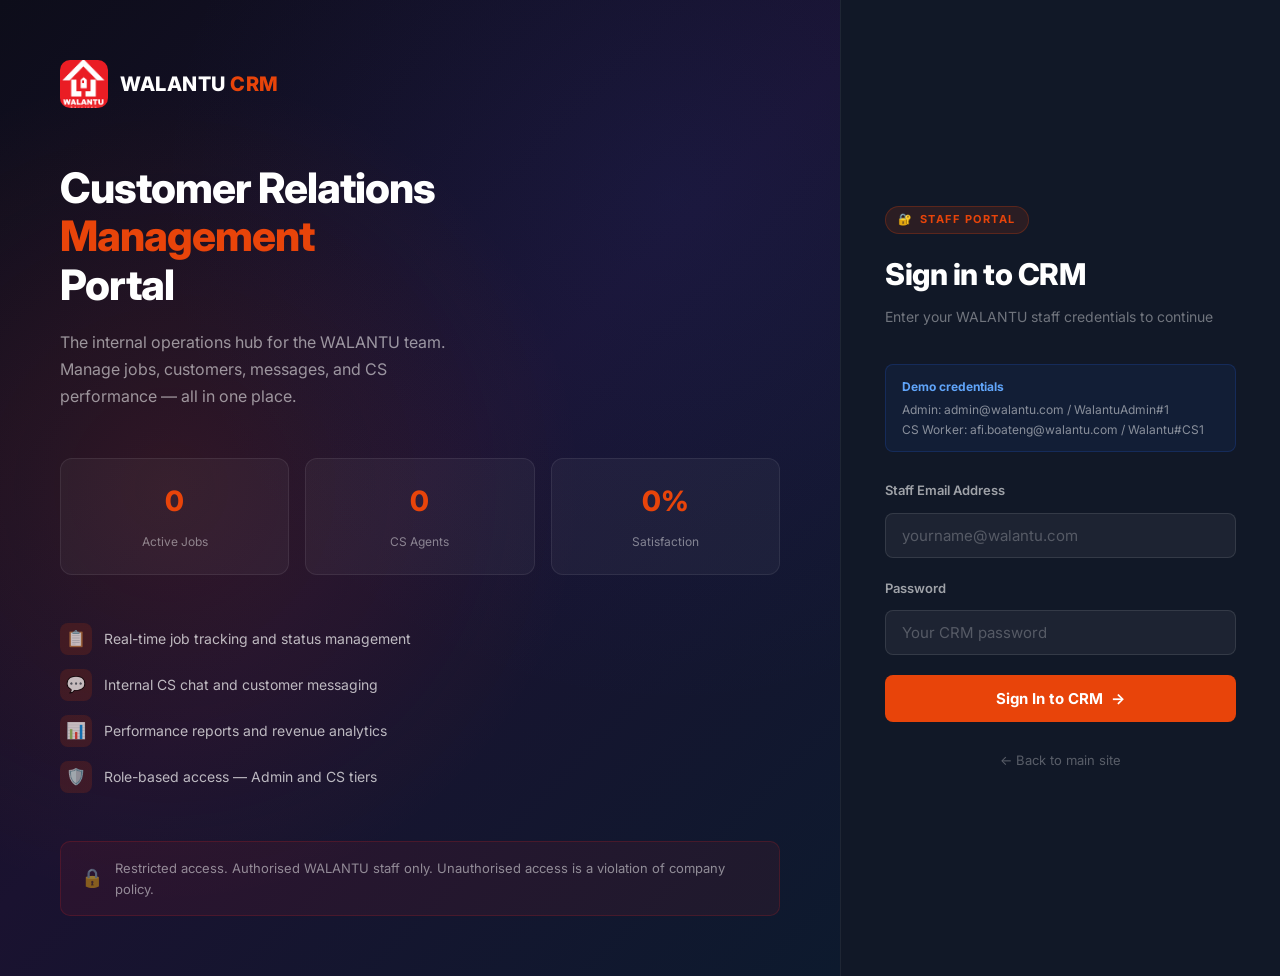
<file: admin.html>
<!DOCTYPE html>
<html lang="en">
<head>
    <meta charset="UTF-8">
    <meta name="viewport" content="width=device-width, initial-scale=1.0">
    <meta name="description" content="WALANTU CRM — Staff login portal. Authorised personnel only.">
    <title>CRM Login | WALANTU Trade Services</title>
    <link rel="icon" href="images/logoBlk.png" type="image/png">
    <link rel="preconnect" href="https://fonts.googleapis.com">
    <link href="https://fonts.googleapis.com/css2?family=Inter:wght@400;500;600;700;800&display=swap" rel="stylesheet">
    <link rel="stylesheet" href="css/style.css">
    <link rel="stylesheet" href="css/crm.css">
    <style>
        /* ====================================================================
           CRM Login Page — full-page split layout
           ==================================================================== */
        html, body {
            height: 100%;
            margin: 0;
            background: #0D0D1A;
        }

        .crm-login-page {
            min-height: 100vh;
            display: grid;
            grid-template-columns: 1fr 440px;
        }

        /* ---- Left brand panel ---- */
        .crm-login-brand {
            background: linear-gradient(135deg, #0D0D1A 0%, #1A1230 50%, #0D1A2E 100%);
            position: relative;
            display: flex;
            flex-direction: column;
            justify-content: center;
            padding: 60px;
            overflow: hidden;
        }

        .crm-login-brand-bg {
            position: absolute;
            inset: 0;
            background-image:
                radial-gradient(circle at 20% 50%, rgba(232,68,10,0.12) 0%, transparent 50%),
                radial-gradient(circle at 80% 20%, rgba(37,99,235,0.08) 0%, transparent 50%);
        }

        .crm-login-brand-content {
            position: relative;
            z-index: 1;
        }

        .crm-login-logo {
            display: flex;
            align-items: center;
            gap: 12px;
            margin-bottom: 56px;
        }

        .crm-login-logo img {
            width: 48px;
            height: 48px;
            border-radius: 10px;
            object-fit: cover;
        }

        .crm-login-logo-text {
            font-size: 20px;
            font-weight: 800;
            color: #ffffff;
            letter-spacing: 0.5px;
            font-family: var(--font-primary);
        }

        .crm-login-logo-text span {
            color: var(--primary);
        }

        .crm-login-headline {
            font-size: 42px;
            font-weight: 800;
            color: #ffffff;
            line-height: 1.15;
            letter-spacing: -1px;
            margin-bottom: 20px;
            font-family: var(--font-primary);
        }

        .crm-login-headline span {
            color: var(--primary);
        }

        .crm-login-tagline {
            font-size: 16px;
            color: rgba(255,255,255,0.55);
            line-height: 1.7;
            max-width: 400px;
            margin-bottom: 48px;
            font-family: var(--font-primary);
        }

        .crm-login-stats {
            display: grid;
            grid-template-columns: repeat(3, 1fr);
            gap: 16px;
            margin-bottom: 48px;
        }

        .crm-login-stat {
            background: rgba(255,255,255,0.04);
            border: 1px solid rgba(255,255,255,0.08);
            border-radius: 12px;
            padding: 20px 16px;
            text-align: center;
        }

        .crm-login-stat-value {
            font-size: 28px;
            font-weight: 800;
            color: var(--primary);
            font-family: var(--font-primary);
            display: block;
            margin-bottom: 4px;
        }

        .crm-login-stat-label {
            font-size: 12px;
            color: rgba(255,255,255,0.45);
            font-family: var(--font-primary);
        }

        .crm-login-features {
            display: flex;
            flex-direction: column;
            gap: 14px;
        }

        .crm-login-feature {
            display: flex;
            align-items: center;
            gap: 12px;
            color: rgba(255,255,255,0.7);
            font-size: 14px;
            font-family: var(--font-primary);
        }

        .crm-login-feature-icon {
            width: 32px;
            height: 32px;
            background: rgba(232,68,10,0.15);
            border-radius: 8px;
            display: flex;
            align-items: center;
            justify-content: center;
            font-size: 16px;
            flex-shrink: 0;
        }

        .crm-login-restrict {
            margin-top: 48px;
            background: rgba(220,38,38,0.08);
            border: 1px solid rgba(220,38,38,0.2);
            border-radius: 10px;
            padding: 16px 20px;
            display: flex;
            align-items: center;
            gap: 12px;
            font-size: 13px;
            color: rgba(255,255,255,0.5);
            font-family: var(--font-primary);
        }

        .crm-login-restrict-icon {
            font-size: 18px;
            flex-shrink: 0;
        }

        /* ---- Right form panel ---- */
        .crm-login-form-panel {
            background: #111827;
            display: flex;
            flex-direction: column;
            justify-content: center;
            padding: 48px 44px;
            border-left: 1px solid rgba(255,255,255,0.06);
        }

        .crm-form-header {
            margin-bottom: 36px;
        }

        .crm-form-badge {
            display: inline-flex;
            align-items: center;
            gap: 6px;
            background: rgba(232,68,10,0.12);
            border: 1px solid rgba(232,68,10,0.25);
            border-radius: 20px;
            padding: 4px 12px;
            font-size: 11px;
            font-weight: 700;
            color: var(--primary);
            letter-spacing: 1.5px;
            text-transform: uppercase;
            font-family: var(--font-primary);
            margin-bottom: 16px;
        }

        .crm-form-title {
            font-size: 30px;
            font-weight: 800;
            color: #ffffff;
            margin-bottom: 8px;
            font-family: var(--font-primary);
            letter-spacing: -0.5px;
        }

        .crm-form-subtitle {
            font-size: 14px;
            color: rgba(255,255,255,0.4);
            font-family: var(--font-primary);
        }

        /* Demo credentials hint */
        .crm-demo-hint {
            background: rgba(37,99,235,0.08);
            border: 1px solid rgba(37,99,235,0.2);
            border-radius: 8px;
            padding: 12px 16px;
            margin-bottom: 28px;
            font-size: 12px;
            color: rgba(255,255,255,0.5);
            font-family: var(--font-primary);
            line-height: 1.6;
        }

        .crm-demo-hint strong {
            color: #60a5fa;
            display: block;
            margin-bottom: 4px;
        }

        /* Form fields — dark theme overrides */
        .crm-login-form-panel .form-group {
            margin-bottom: 20px;
        }

        .crm-login-form-panel .form-label {
            color: rgba(255,255,255,0.6);
            font-size: 13px;
            font-weight: 600;
            margin-bottom: 8px;
            display: block;
            font-family: var(--font-primary);
        }

        .crm-login-form-panel .form-control {
            background: rgba(255,255,255,0.05);
            border: 1px solid rgba(255,255,255,0.1);
            color: #ffffff;
            font-size: 15px;
            padding: 12px 16px;
            border-radius: 8px;
            font-family: var(--font-primary);
            width: 100%;
            box-sizing: border-box;
            transition: border-color 0.2s, background 0.2s;
            outline: none;
        }

        .crm-login-form-panel .form-control::placeholder {
            color: rgba(255,255,255,0.25);
        }

        .crm-login-form-panel .form-control:focus {
            border-color: var(--primary);
            background: rgba(232,68,10,0.05);
        }

        /* Submit button */
        .crm-login-btn {
            width: 100%;
            padding: 14px;
            background: var(--primary);
            color: #ffffff;
            border: none;
            border-radius: 8px;
            font-size: 15px;
            font-weight: 700;
            font-family: var(--font-primary);
            cursor: pointer;
            transition: background 0.2s, transform 0.1s;
            display: flex;
            align-items: center;
            justify-content: center;
            gap: 8px;
            margin-top: 4px;
        }

        .crm-login-btn:hover:not(:disabled) {
            background: var(--primary-dark);
        }

        .crm-login-btn:active:not(:disabled) {
            transform: scale(0.99);
        }

        .crm-login-btn:disabled {
            opacity: 0.6;
            cursor: not-allowed;
        }

        /* Error alert */
        .crm-login-error {
            display: none;
            background: rgba(220,38,38,0.1);
            border: 1px solid rgba(220,38,38,0.3);
            border-radius: 8px;
            padding: 12px 16px;
            color: #fca5a5;
            font-size: 13px;
            font-family: var(--font-primary);
            margin-bottom: 20px;
            align-items: center;
            gap: 8px;
        }

        .crm-login-error.visible {
            display: flex;
        }

        /* Back to site link */
        .crm-back-link {
            display: block;
            text-align: center;
            margin-top: 28px;
            font-size: 13px;
            color: rgba(255,255,255,0.3);
            text-decoration: none;
            font-family: var(--font-primary);
            transition: color 0.2s;
        }

        .crm-back-link:hover {
            color: rgba(255,255,255,0.6);
        }

        /* Responsive */
        @media (max-width: 900px) {
            .crm-login-page { grid-template-columns: 1fr; }
            .crm-login-brand { display: none; }
            .crm-login-form-panel {
                padding: 40px 28px;
                min-height: 100vh;
                justify-content: center;
            }
        }
    </style>
</head>
<body>

<div class="crm-login-page">

    <!-- ===== LEFT: Brand Panel ===== -->
    <aside class="crm-login-brand" aria-hidden="true">
        <div class="crm-login-brand-bg"></div>
        <div class="crm-login-brand-content">

            <div class="crm-login-logo">
                <img src="images/walantu-logo.jpg" alt="WALANTU" onerror="this.style.display='none'">
                <span class="crm-login-logo-text">WALANTU <span>CRM</span></span>
            </div>

            <h1 class="crm-login-headline">
                Customer Relations<br>
                <span>Management</span><br>
                Portal
            </h1>

            <p class="crm-login-tagline">
                The internal operations hub for the WALANTU team. Manage jobs, customers, messages, and CS performance — all in one place.
            </p>

            <div class="crm-login-stats">
                <div class="crm-login-stat">
                    <span class="crm-login-stat-value">0</span>
                    <span class="crm-login-stat-label">Active Jobs</span>
                </div>
                <div class="crm-login-stat">
                    <span class="crm-login-stat-value">0</span>
                    <span class="crm-login-stat-label">CS Agents</span>
                </div>
                <div class="crm-login-stat">
                    <span class="crm-login-stat-value">0%</span>
                    <span class="crm-login-stat-label">Satisfaction</span>
                </div>
            </div>

            <div class="crm-login-features">
                <div class="crm-login-feature">
                    <div class="crm-login-feature-icon">📋</div>
                    <span>Real-time job tracking and status management</span>
                </div>
                <div class="crm-login-feature">
                    <div class="crm-login-feature-icon">💬</div>
                    <span>Internal CS chat and customer messaging</span>
                </div>
                <div class="crm-login-feature">
                    <div class="crm-login-feature-icon">📊</div>
                    <span>Performance reports and revenue analytics</span>
                </div>
                <div class="crm-login-feature">
                    <div class="crm-login-feature-icon">🛡️</div>
                    <span>Role-based access — Admin and CS tiers</span>
                </div>
            </div>

            <div class="crm-login-restrict">
                <span class="crm-login-restrict-icon">🔒</span>
                <span>Restricted access. Authorised WALANTU staff only. Unauthorised access is a violation of company policy.</span>
            </div>

        </div>
    </aside>

    <!-- ===== RIGHT: Login Form ===== -->
    <main class="crm-login-form-panel">

        <div class="crm-form-header">
            <div class="crm-form-badge">
                <span>🔐</span>
                <span>Staff Portal</span>
            </div>
            <h2 class="crm-form-title">Sign in to CRM</h2>
            <p class="crm-form-subtitle">Enter your WALANTU staff credentials to continue</p>
        </div>

        <!-- Demo credentials hint -->
        <div class="crm-demo-hint">
            <strong>Demo credentials</strong>
            Admin: admin@walantu.com / WalantuAdmin#1<br>
            CS Worker: afi.boateng@walantu.com / Walantu#CS1
        </div>

        <!-- Error alert -->
        <div class="crm-login-error" id="crm-login-error" role="alert" aria-live="polite">
            <span>⚠️</span>
            <span id="crm-login-error-text">Invalid email or password. Please try again.</span>
        </div>

        <form id="crm-login-form" novalidate>

            <div class="form-group">
                <label class="form-label" for="crm-email">Staff Email Address</label>
                <input
                    type="email"
                    id="crm-email"
                    class="form-control"
                    required
                    autocomplete="email"
                    placeholder="yourname@walantu.com"
                    aria-describedby="crm-login-error"
                >
            </div>

            <div class="form-group">
                <label class="form-label" for="crm-password">Password</label>
                <input
                    type="password"
                    id="crm-password"
                    class="form-control"
                    required
                    autocomplete="current-password"
                    placeholder="Your CRM password"
                >
            </div>

            <button type="submit" class="crm-login-btn" id="crm-login-btn">
                <span id="crm-login-btn-text">Sign In to CRM</span>
                <span id="crm-login-btn-arrow">→</span>
            </button>

        </form>

        <a href="index.html" class="crm-back-link">← Back to main site</a>

    </main>

</div>

<script src="js/crm-data.js"></script>
<script>
    // =========================================================================
    // CRM Login — form submission handler
    // =========================================================================
    (function () {
        const form      = document.getElementById('crm-login-form');
        const emailEl   = document.getElementById('crm-email');
        const passEl    = document.getElementById('crm-password');
        const btn       = document.getElementById('crm-login-btn');
        const btnText   = document.getElementById('crm-login-btn-text');
        const btnArrow  = document.getElementById('crm-login-btn-arrow');
        const errorBox  = document.getElementById('crm-login-error');
        const errorText = document.getElementById('crm-login-error-text');

        // If already authenticated, skip directly to CRM
        if (crmGetSession()) {
            window.location.replace('crm.html');
            return;
        }

        function showError(msg) {
            errorText.textContent = msg;
            errorBox.classList.add('visible');
            passEl.value = '';
            passEl.focus();
        }

        function hideError() {
            errorBox.classList.remove('visible');
        }

        function setLoading(on) {
            btn.disabled = on;
            btnText.textContent = on ? 'Signing in…' : 'Sign In to CRM';
            btnArrow.textContent = on ? '⏳' : '→';
        }

        form.addEventListener('submit', async function (e) {
            e.preventDefault();
            hideError();

            const email = emailEl.value.trim();
            const pass  = passEl.value;

            if (!email || !pass) {
                showError('Please enter both your email address and password.');
                return;
            }

            setLoading(true);

            // Simulate a brief network delay for realism
            await new Promise(r => setTimeout(r, 700));

            const user = crmLogin(email, pass);
            if (user) {
                crmSetSession(user);
                crmLogActivity('Logged in to CRM', 'System');
                window.location.href = 'crm.html';
            } else {
                setLoading(false);
                showError('Invalid email or password. Please check your credentials and try again.');
            }
        });

        // Clear error on input change
        [emailEl, passEl].forEach(el => el.addEventListener('input', hideError));
    }());
</script>

</body>
</html>
</file>
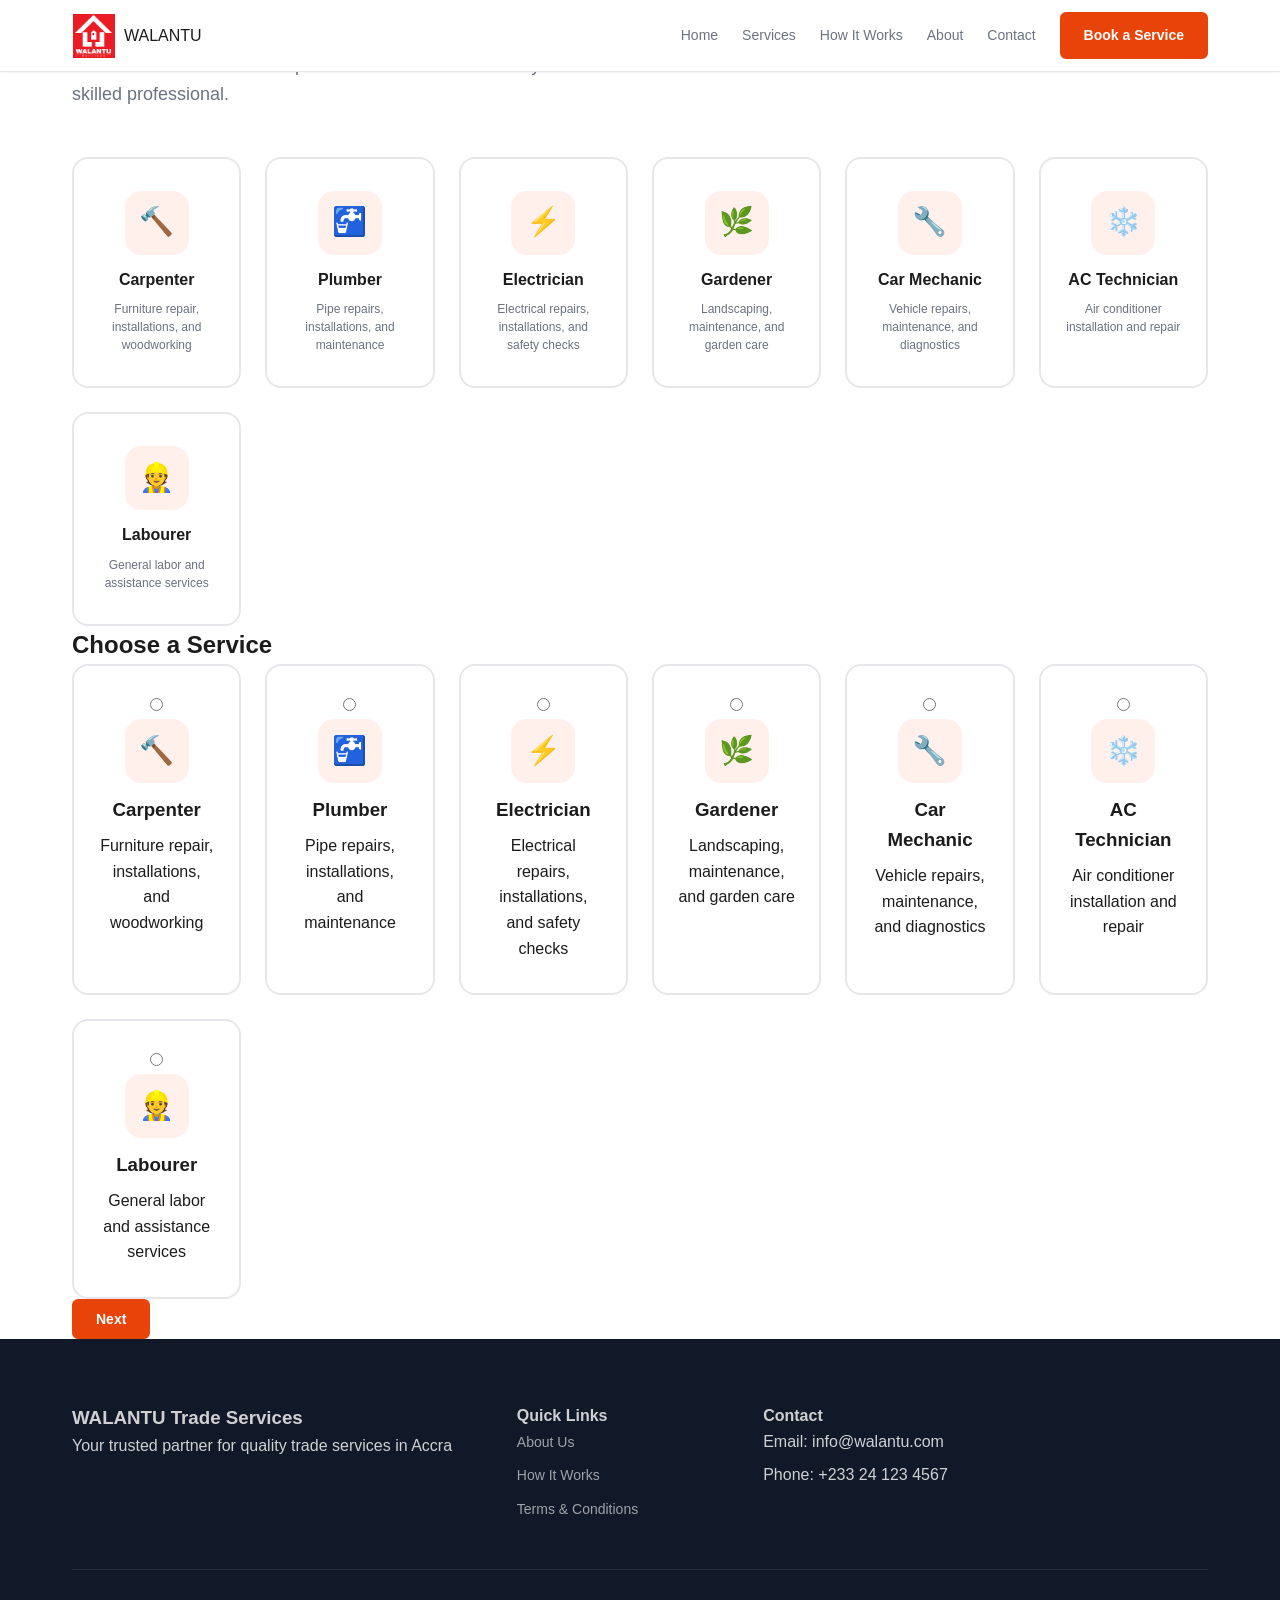
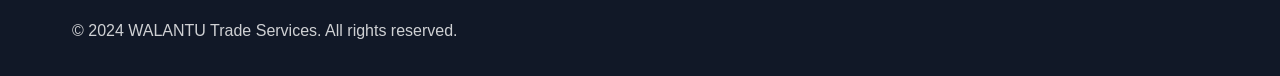
<file: booking.html>
<!DOCTYPE html>
<html lang="en">
<head>
    <meta charset="UTF-8">
    <meta name="viewport" content="width=device-width, initial-scale=1.0">
    <title>Book a Service - WALANTU Trade Services</title>
    <link rel="icon" href="images/logoBlk.png" type="image/png">
    <link rel="stylesheet" href="css/style.css">
    <link rel="stylesheet" href="css/accessibility.css">
</head>
<body>
    <a href="#main-content" class="skip-link">Skip to main content</a>

    <header class="header" role="banner">
        <div class="container header-container">
            <a href="index.html" class="logo">
                <img src="images/walantu-logo.jpg" alt="WALANTU" width="40" height="40">
                <span>WALANTU</span>
            </a>
            
            <nav class="nav" role="navigation" aria-label="Main navigation">
                <a href="index.html" class="nav-link">Home</a>
                <a href="services.html" class="nav-link">Services</a>
                <a href="how-it-works.html" class="nav-link">How It Works</a>
                <a href="about.html" class="nav-link">About</a>
                <a href="contact.html" class="nav-link">Contact</a>
                <a href="booking.html" class="cta-button" aria-current="page">Book a Service</a>
            </nav>

            <button class="mobile-menu-toggle" aria-expanded="false" aria-controls="main-navigation">
                <span class="hamburger"></span>
                <span class="sr-only">Menu</span>
            </button>
        </div>
    </header>

    <main id="main-content" role="main">
        <div class="container">
            <div class="section-header">
                <h1>Book a Service</h1>
                <p class="section-subtitle">Fill out the form below to request a service. We'll connect you with a skilled professional.</p>
            </div>

            <!-- Categories Grid -->
            <section class="categories-section" aria-labelledby="categories-heading">
                <h2 id="categories-heading" class="sr-only">Service Categories</h2>
                <div class="categories-grid">
                    <a href="#booking-form" class="category-card" data-service="Carpenter">
                        <div class="category-icon">🔨</div>
                        <h3 class="category-title">Carpenter</h3>
                        <p class="category-description">Furniture repair, installations, and woodworking</p>
                    </a>
                    
                    <a href="#booking-form" class="category-card" data-service="Plumber">
                        <div class="category-icon">🚰</div>
                        <h3 class="category-title">Plumber</h3>
                        <p class="category-description">Pipe repairs, installations, and maintenance</p>
                    </a>
                    
                    <a href="#booking-form" class="category-card" data-service="Electrician">
                        <div class="category-icon">⚡</div>
                        <h3 class="category-title">Electrician</h3>
                        <p class="category-description">Electrical repairs, installations, and safety checks</p>
                    </a>
                    
                    <a href="#booking-form" class="category-card" data-service="Gardener">
                        <div class="category-icon">🌿</div>
                        <h3 class="category-title">Gardener</h3>
                        <p class="category-description">Landscaping, maintenance, and garden care</p>
                    </a>
                    
                    <a href="#booking-form" class="category-card" data-service="Car mechanic">
                        <div class="category-icon">🔧</div>
                        <h3 class="category-title">Car Mechanic</h3>
                        <p class="category-description">Vehicle repairs, maintenance, and diagnostics</p>
                    </a>
                    
                    <a href="#booking-form" class="category-card" data-service="Air conditioner electrician">
                        <div class="category-icon">❄️</div>
                        <h3 class="category-title">AC Technician</h3>
                        <p class="category-description">Air conditioner installation and repair</p>
                    </a>
                    
                    <a href="#booking-form" class="category-card" data-service="Labourer">
                        <div class="category-icon">👷</div>
                        <h3 class="category-title">Labourer</h3>
                        <p class="category-description">General labor and assistance services</p>
                    </a>
                </div>
            </section>

            <form id="booking-form" class="booking-form" novalidate>
                <!-- Rest of the booking form remains the same -->
                <!-- Step 1: Service Selection -->
                <div class="form-step" id="step-1">
                    <h2>Choose a Service</h2>
                    <div class="categories-grid">
                        <label class="category-card">
                            <input type="radio" name="service" value="Carpenter" required>
                            <div class="category-icon">🔨</div>
                            <h3>Carpenter</h3>
                            <p>Furniture repair, installations, and woodworking</p>
                        </label>
                        <label class="category-card">
                            <input type="radio" name="service" value="Plumber" required>
                            <div class="category-icon">🚰</div>
                            <h3>Plumber</h3>
                            <p>Pipe repairs, installations, and maintenance</p>
                        </label>
                        <label class="category-card">
                            <input type="radio" name="service" value="Electrician" required>
                            <div class="category-icon">⚡</div>
                            <h3>Electrician</h3>
                            <p>Electrical repairs, installations, and safety checks</p>
                        </label>
                        <label class="category-card">
                            <input type="radio" name="service" value="Gardener" required>
                            <div class="category-icon">🌿</div>
                            <h3>Gardener</h3>
                            <p>Landscaping, maintenance, and garden care</p>
                        </label>
                        <label class="category-card">
                            <input type="radio" name="service" value="Car mechanic" required>
                            <div class="category-icon">🔧</div>
                            <h3>Car Mechanic</h3>
                            <p>Vehicle repairs, maintenance, and diagnostics</p>
                        </label>
                        <label class="category-card">
                            <input type="radio" name="service" value="Air conditioner electrician" required>
                            <div class="category-icon">❄️</div>
                            <h3>AC Technician</h3>
                            <p>Air conditioner installation and repair</p>
                        </label>
                        <label class="category-card">
                            <input type="radio" name="service" value="Labourer" required>
                            <div class="category-icon">👷</div>
                            <h3>Labourer</h3>
                            <p>General labor and assistance services</p>
                        </label>
                    </div>
                    <div class="form-navigation">
                        <button type="button" class="cta-button" onclick="nextStep(2)">Next</button>
                    </div>
                </div>

                <!-- Steps 2-5 remain the same -->
                <!-- ... -->
            </form>
        </div>
    </main>

    <footer class="footer" role="contentinfo">
        <div class="container">
            <div class="footer-content">
                <div class="footer-section">
                    <h3>WALANTU Trade Services</h3>
                    <p>Your trusted partner for quality trade services in Accra</p>
                </div>
                <div class="footer-section">
                    <h4>Quick Links</h4>
                    <ul class="footer-links">
                        <li><a href="about.html">About Us</a></li>
                        <li><a href="how-it-works.html">How It Works</a></li>
                        <li><a href="terms.html">Terms & Conditions</a></li>
                    </ul>
                </div>
                <div class="footer-section">
                    <h4>Contact</h4>
                    <ul class="footer-links">
                        <li>Email: info@walantu.com</li>
                        <li>Phone: +233 24 123 4567</li>
                    </ul>
                </div>
            </div>
            <div class="footer-bottom">
                <p>&copy; 2024 WALANTU Trade Services. All rights reserved.</p>
            </div>
        </div>
    </footer>

    <script src="js/main.js"></script>
    <script src="js/booking.js"></script>
</body>
</html>
</file>
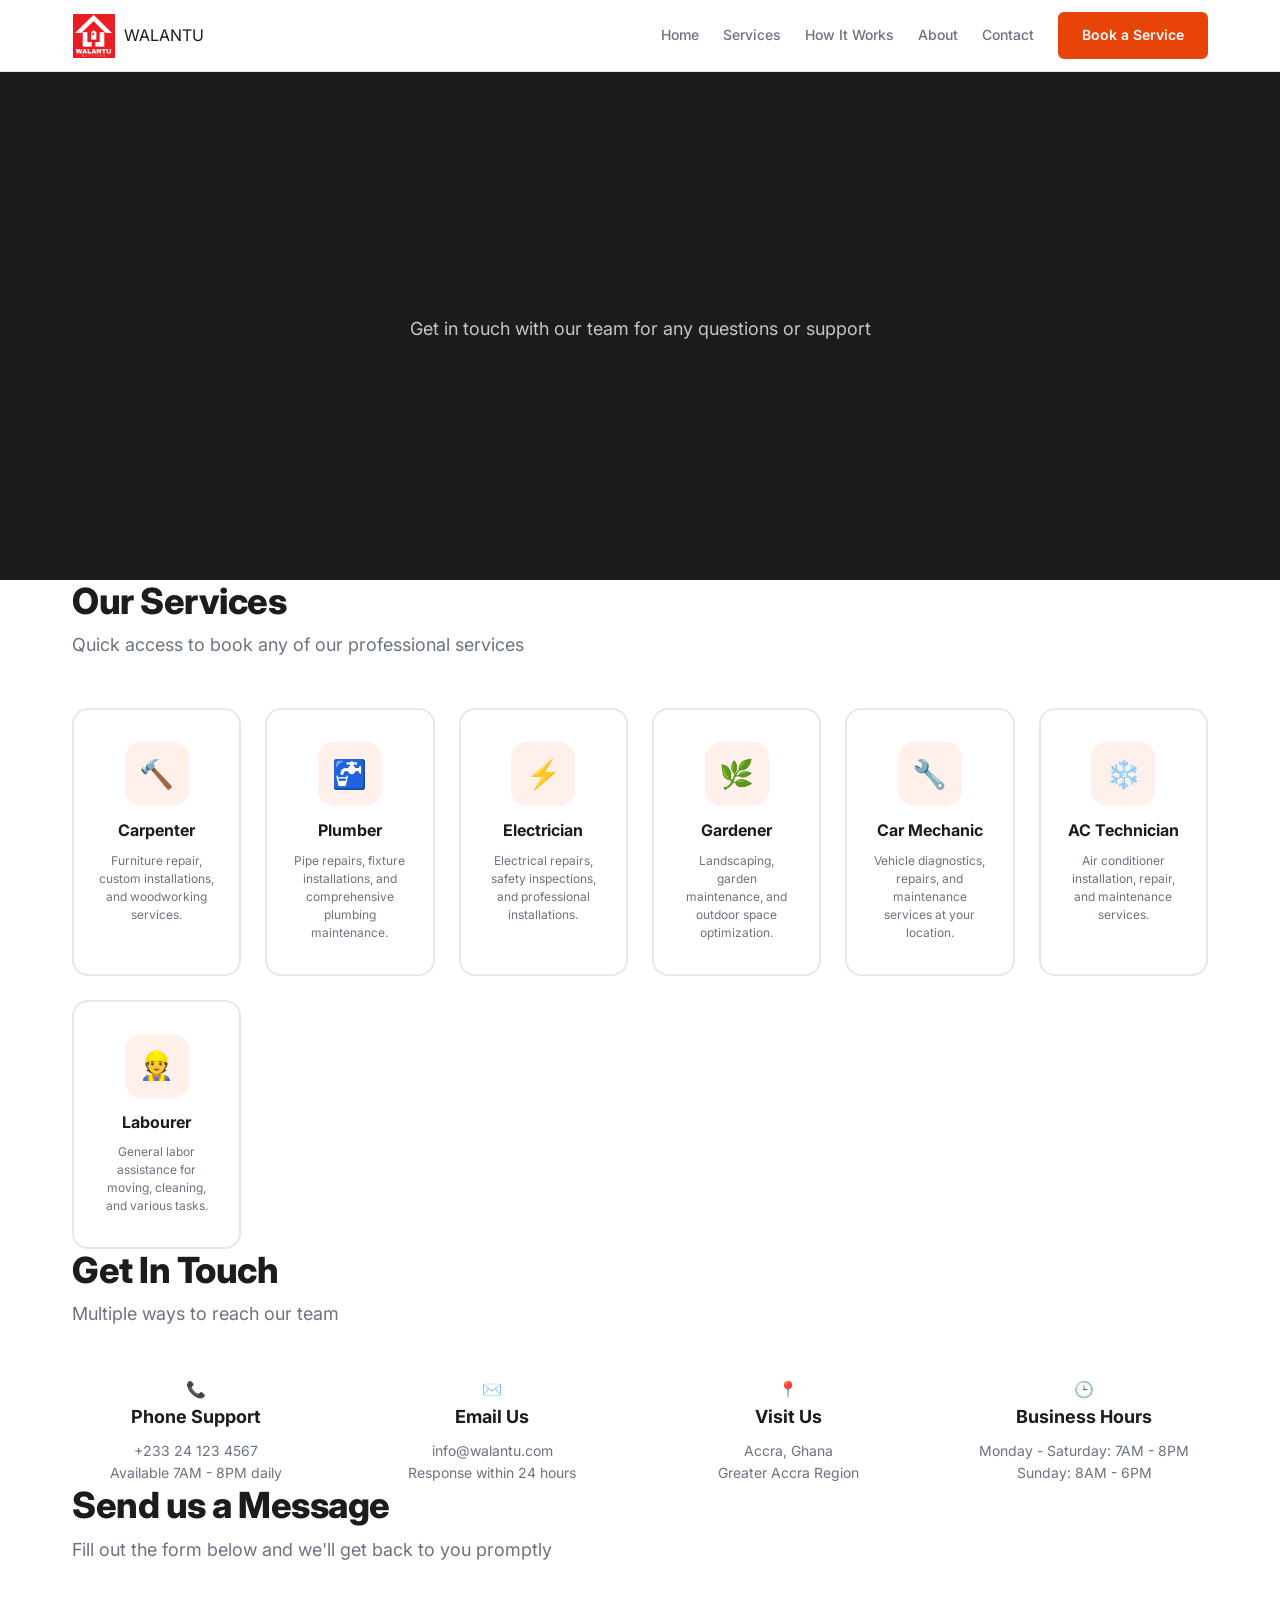
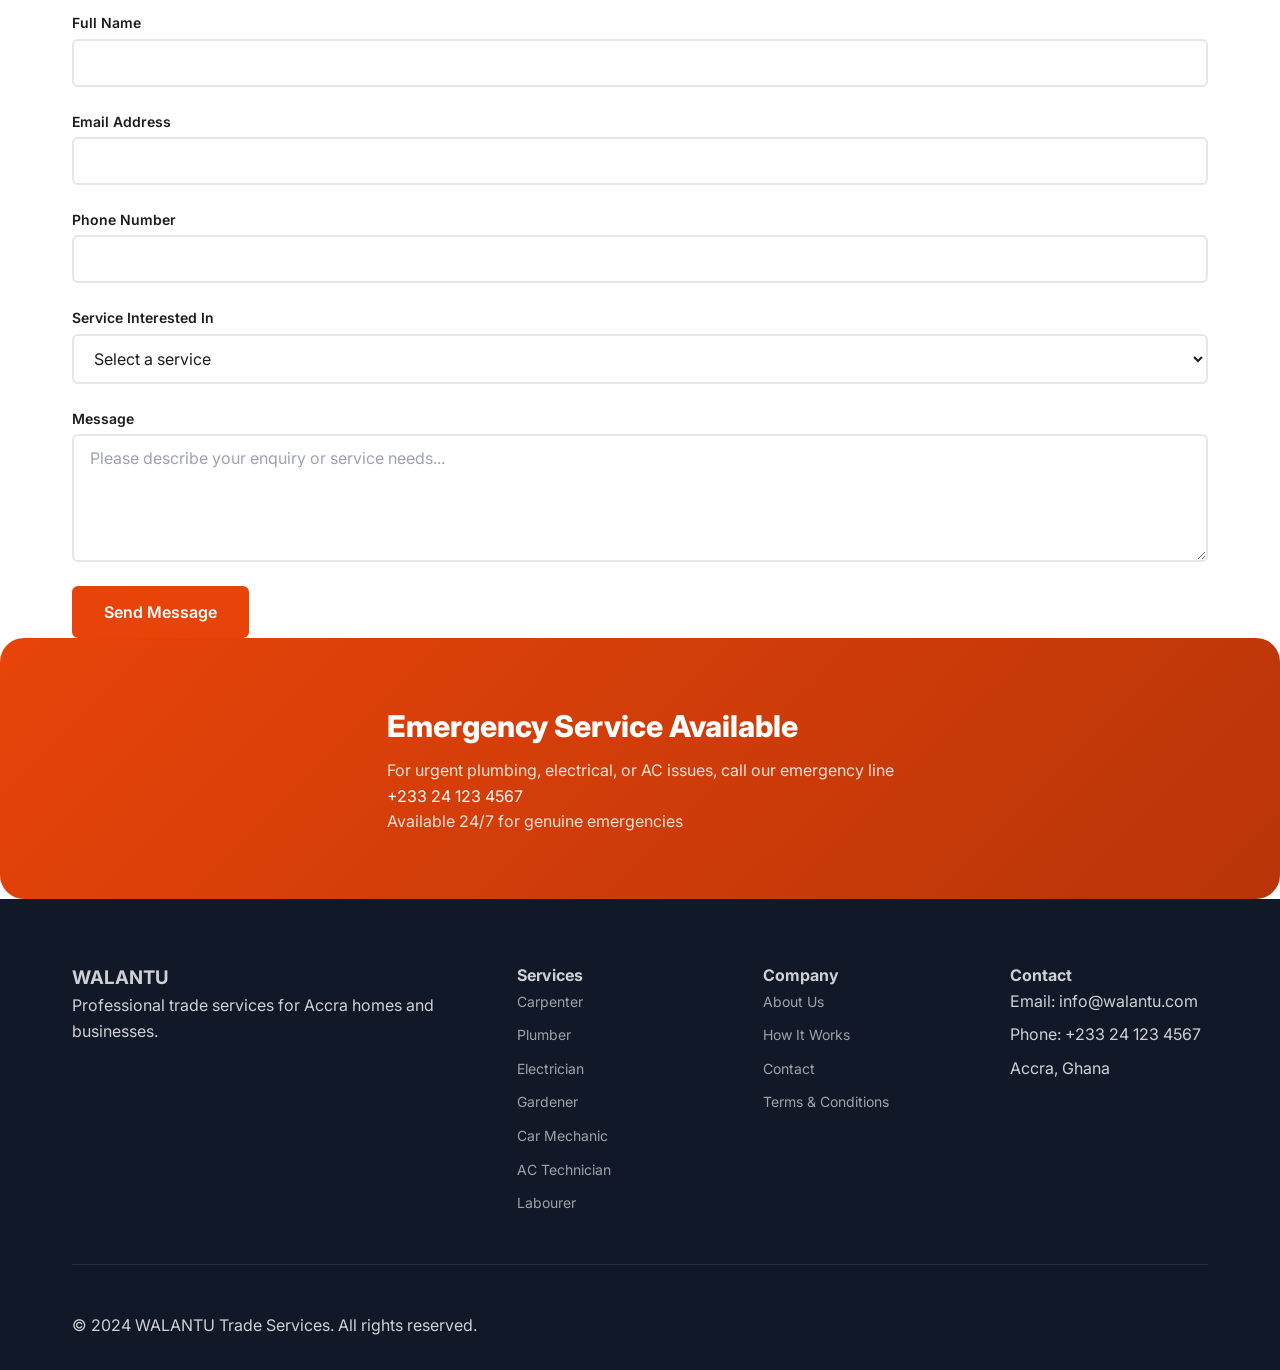
<file: contact.html>
<!DOCTYPE html>
<html lang="en">
<head>
    <meta charset="UTF-8">
    <meta name="viewport" content="width=device-width, initial-scale=1.0">
    <title>Contact Us - WALANTU Trade Services</title>
    <link rel="icon" href="images/logoBlk.png" type="image/png">
    <link rel="stylesheet" href="css/style.css">
    <link rel="stylesheet" href="css/accessibility.css">
    <link rel="preconnect" href="https://fonts.googleapis.com">
    <link rel="preconnect" href="https://fonts.gstatic.com" crossorigin>
    <link href="https://fonts.googleapis.com/css2?family=Inter:wght@300;400;500;600&display=swap" rel="stylesheet">
</head>
<body>
    <a href="#main-content" class="skip-link">Skip to main content</a>

    <header class="header" role="banner">
        <div class="container header-container">
            <a href="index.html" class="logo">
                <img src="images/walantu-logo.jpg" alt="WALANTU" width="40" height="40">
                <span>WALANTU</span>
            </a>
            
            <nav class="nav" role="navigation" aria-label="Main navigation">
                <a href="index.html" class="nav-link">Home</a>
                <a href="services.html" class="nav-link">Services</a>
                <a href="how-it-works.html" class="nav-link">How It Works</a>
                <a href="about.html" class="nav-link">About</a>
                <a href="contact.html" class="nav-link" aria-current="page">Contact</a>
                <a href="booking.html" class="cta-button">Book a Service</a>
            </nav>

            <button class="mobile-menu-toggle" aria-expanded="false" aria-controls="main-navigation">
                <span class="hamburger"></span>
                <span class="sr-only">Menu</span>
            </button>
        </div>
    </header>

    <main id="main-content" role="main">
        <!-- Hero Section -->
        <section class="hero" aria-labelledby="contact-heading">
            <div class="container">
                <div class="hero-content">
                    <h1 id="contact-heading">Contact Us</h1>
                    <p class="hero-subtitle">Get in touch with our team for any questions or support</p>
                </div>
            </div>
        </section>

        <!-- Service Categories -->
        <section class="categories-section" aria-labelledby="services-heading">
            <div class="container">
                <div class="section-header">
                    <h2 id="services-heading" class="section-title">Our Services</h2>
                    <p class="section-subtitle">Quick access to book any of our professional services</p>
                </div>
                
                <div class="categories-grid">
                    <a href="booking.html?service=Carpenter" class="category-card">
                        <div class="category-icon">🔨</div>
                        <h3 class="category-title">Carpenter</h3>
                        <p class="category-description">Furniture repair, custom installations, and woodworking services.</p>
                    </a>
                    
                    <a href="booking.html?service=Plumber" class="category-card">
                        <div class="category-icon">🚰</div>
                        <h3 class="category-title">Plumber</h3>
                        <p class="category-description">Pipe repairs, fixture installations, and comprehensive plumbing maintenance.</p>
                    </a>
                    
                    <a href="booking.html?service=Electrician" class="category-card">
                        <div class="category-icon">⚡</div>
                        <h3 class="category-title">Electrician</h3>
                        <p class="category-description">Electrical repairs, safety inspections, and professional installations.</p>
                    </a>
                    
                    <a href="booking.html?service=Gardener" class="category-card">
                        <div class="category-icon">🌿</div>
                        <h3 class="category-title">Gardener</h3>
                        <p class="category-description">Landscaping, garden maintenance, and outdoor space optimization.</p>
                    </a>
                    
                    <a href="booking.html?service=Car mechanic" class="category-card">
                        <div class="category-icon">🔧</div>
                        <h3 class="category-title">Car Mechanic</h3>
                        <p class="category-description">Vehicle diagnostics, repairs, and maintenance services at your location.</p>
                    </a>
                    
                    <a href="booking.html?service=Air conditioner electrician" class="category-card">
                        <div class="category-icon">❄️</div>
                        <h3 class="category-title">AC Technician</h3>
                        <p class="category-description">Air conditioner installation, repair, and maintenance services.</p>
                    </a>
                    
                    <a href="booking.html?service=Labourer" class="category-card">
                        <div class="category-icon">👷</div>
                        <h3 class="category-title">Labourer</h3>
                        <p class="category-description">General labor assistance for moving, cleaning, and various tasks.</p>
                    </a>
                </div>
            </div>
        </section>

        <!-- Contact Information -->
        <section class="process" aria-labelledby="info-heading">
            <div class="container">
                <div class="section-header">
                    <h2 id="info-heading" class="section-title">Get In Touch</h2>
                    <p class="section-subtitle">Multiple ways to reach our team</p>
                </div>
                
                <div class="process-steps">
                    <div class="process-step">
                        <div class="step-number">📞</div>
                        <h3 class="step-title">Phone Support</h3>
                        <p class="step-description">+233 24 123 4567<br>Available 7AM - 8PM daily</p>
                    </div>
                    
                    <div class="process-step">
                        <div class="step-number">✉️</div>
                        <h3 class="step-title">Email Us</h3>
                        <p class="step-description">info@walantu.com<br>Response within 24 hours</p>
                    </div>
                    
                    <div class="process-step">
                        <div class="step-number">📍</div>
                        <h3 class="step-title">Visit Us</h3>
                        <p class="step-description">Accra, Ghana<br>Greater Accra Region</p>
                    </div>
                    
                    <div class="process-step">
                        <div class="step-number">🕒</div>
                        <h3 class="step-title">Business Hours</h3>
                        <p class="step-description">Monday - Saturday: 7AM - 8PM<br>Sunday: 8AM - 6PM</p>
                    </div>
                </div>
            </div>
        </section>

        <!-- Contact Form -->
        <section class="categories-section" aria-labelledby="enquiry-heading">
            <div class="container">
                <div class="section-header">
                    <h2 id="enquiry-heading" class="section-title">Send us a Message</h2>
                    <p class="section-subtitle">Fill out the form below and we'll get back to you promptly</p>
                </div>
                
                <div class="contact-form-container">
                    <form class="enquiry-form" id="enquiry-form">
                        <div class="form-group">
                            <label for="enquiry-name" class="form-label">Full Name</label>
                            <input type="text" id="enquiry-name" class="form-control" name="name" required>
                        </div>
                        
                        <div class="form-group">
                            <label for="enquiry-email" class="form-label">Email Address</label>
                            <input type="email" id="enquiry-email" class="form-control" name="email" required>
                        </div>
                        
                        <div class="form-group">
                            <label for="enquiry-phone" class="form-label">Phone Number</label>
                            <input type="tel" id="enquiry-phone" class="form-control" name="phone" required>
                        </div>
                        
                        <div class="form-group">
                            <label for="enquiry-service" class="form-label">Service Interested In</label>
                            <select id="enquiry-service" class="form-control" name="service">
                                <option value="">Select a service</option>
                                <option value="Carpenter">Carpenter</option>
                                <option value="Plumber">Plumber</option>
                                <option value="Electrician">Electrician</option>
                                <option value="Gardener">Gardener</option>
                                <option value="Car mechanic">Car Mechanic</option>
                                <option value="Air conditioner electrician">AC Technician</option>
                                <option value="Labourer">Labourer</option>
                                <option value="general">General Inquiry</option>
                            </select>
                        </div>
                        
                        <div class="form-group">
                            <label for="enquiry-message" class="form-label">Message</label>
                            <textarea id="enquiry-message" class="form-control form-textarea" name="message" rows="5" required placeholder="Please describe your enquiry or service needs..."></textarea>
                        </div>
                        
                        <div class="form-actions">
                            <button type="submit" class="cta-button large">Send Message</button>
                        </div>
                    </form>
                </div>
            </div>
        </section>

        <!-- Emergency Support -->
        <section class="guarantee-banner">
            <div class="container">
                <div class="guarantee-content">
                    <h2 class="guarantee-title">Emergency Service Available</h2>
                    <p class="guarantee-text">For urgent plumbing, electrical, or AC issues, call our emergency line</p>
                    <div class="emergency-phone">+233 24 123 4567</div>
                    <p class="guarantee-text">Available 24/7 for genuine emergencies</p>
                </div>
            </div>
        </section>
    </main>

    <footer class="footer" role="contentinfo">
        <div class="container">
            <div class="footer-content">
                <div class="footer-section">
                    <h3>WALANTU</h3>
                    <p>Professional trade services for Accra homes and businesses.</p>
                </div>
                
                <div class="footer-section">
                    <h4>Services</h4>
                    <ul class="footer-links">
                        <li><a href="booking.html?service=Carpenter">Carpenter</a></li>
                        <li><a href="booking.html?service=Plumber">Plumber</a></li>
                        <li><a href="booking.html?service=Electrician">Electrician</a></li>
                        <li><a href="booking.html?service=Gardener">Gardener</a></li>
                        <li><a href="booking.html?service=Car mechanic">Car Mechanic</a></li>
                        <li><a href="booking.html?service=Air conditioner electrician">AC Technician</a></li>
                        <li><a href="booking.html?service=Labourer">Labourer</a></li>
                    </ul>
                </div>
                
                <div class="footer-section">
                    <h4>Company</h4>
                    <ul class="footer-links">
                        <li><a href="about.html">About Us</a></li>
                        <li><a href="how-it-works.html">How It Works</a></li>
                        <li><a href="contact.html">Contact</a></li>
                        <li><a href="terms.html">Terms & Conditions</a></li>
                    </ul>
                </div>
                
                <div class="footer-section">
                    <h4>Contact</h4>
                    <ul class="footer-links">
                        <li>Email: info@walantu.com</li>
                        <li>Phone: +233 24 123 4567</li>
                        <li>Accra, Ghana</li>
                    </ul>
                </div>
            </div>
            
            <div class="footer-bottom">
                <p>&copy; 2024 WALANTU Trade Services. All rights reserved.</p>
            </div>
        </div>
    </footer>

    <script src="js/main.js"></script>
    <script src="js/contact.js"></script>
</body>
</html>
</file>
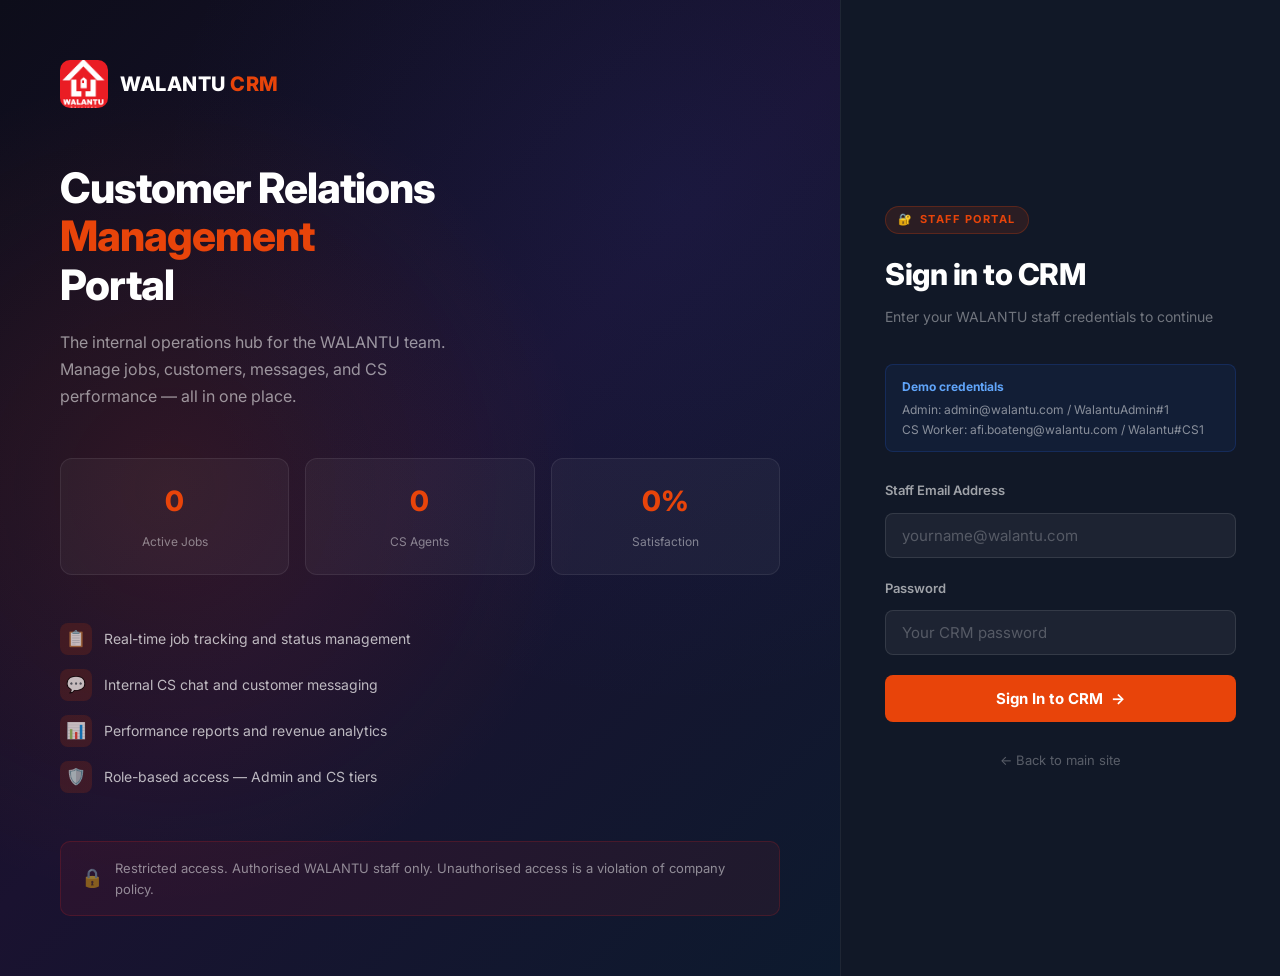
<file: crm.html>
<!DOCTYPE html>
<html lang="en">
<head>
    <meta charset="UTF-8">
    <meta name="viewport" content="width=device-width, initial-scale=1.0">
    <title>WALANTU CRM</title>
    <link rel="icon" href="images/logoBlk.png" type="image/png">
    <link rel="preconnect" href="https://fonts.googleapis.com">
    <link href="https://fonts.googleapis.com/css2?family=Inter:wght@400;500;600;700;800&display=swap" rel="stylesheet">
    <link rel="stylesheet" href="css/style.css">
    <link rel="stylesheet" href="css/crm.css">
</head>
<body>

<!-- ============================================================
     CRM APP SHELL
     ============================================================ -->
<div class="crm-app" id="crm-app">

    <!-- ---- HEADER ---- -->
    <header class="crm-header" id="crm-header">
        <div class="crm-header-left">
            <img src="images/walantu-logo.jpg" alt="WALANTU" class="crm-header-logo"
                 onerror="this.style.display='none'">
            <span class="crm-header-wordmark">WALANTU <span>CRM</span></span>
            <div class="crm-header-divider"></div>
        </div>

        <div class="crm-header-center">
            <span class="crm-header-user-name" id="hdr-user-name">Loading…</span>
            <span class="crm-role-badge" id="hdr-role-badge">—</span>
        </div>

        <div class="crm-header-right">
            <button class="crm-icon-btn" id="notif-btn" title="Notifications" aria-label="Notifications">
                🔔
                <span class="crm-notif-badge" id="notif-count">3</span>
            </button>
            <button class="crm-signout-btn" id="signout-btn">Sign Out</button>
        </div>
    </header>

    <!-- ---- BODY (sidebar + main) ---- -->
    <div class="crm-body">

        <!-- ---- SIDEBAR ---- -->
        <nav class="crm-sidebar" id="crm-sidebar" aria-label="CRM navigation">
            <span class="crm-nav-section-label">Main</span>

            <div class="crm-nav-item active" data-tab="dashboard">
                <span class="crm-nav-icon">🏠</span>
                <span>Dashboard</span>
            </div>
            <div class="crm-nav-item" data-tab="customers">
                <span class="crm-nav-icon">👥</span>
                <span>Customers</span>
            </div>
            <div class="crm-nav-item" data-tab="jobs">
                <span class="crm-nav-icon">🔨</span>
                <span>Jobs</span>
            </div>
            <div class="crm-nav-item" data-tab="messages">
                <span class="crm-nav-icon">💬</span>
                <span>Messages</span>
                <span class="crm-nav-badge" id="nav-msg-badge">2</span>
            </div>
            <div class="crm-nav-item" data-tab="my-activity">
                <span class="crm-nav-icon">📋</span>
                <span>My Activity</span>
            </div>
            <div class="crm-nav-item" data-tab="orders">
                <span class="crm-nav-icon">📦</span>
                <span>Parts & Orders</span>
            </div>

            <!-- Admin-only items injected by JS -->
            <div id="admin-nav-items" style="display:none;">
                <span class="crm-nav-section-label">Admin</span>
                <div class="crm-nav-item" data-tab="cs-team">
                    <span class="crm-nav-icon">👤</span>
                    <span>CS Team</span>
                </div>
                <div class="crm-nav-item" data-tab="reports">
                    <span class="crm-nav-icon">📊</span>
                    <span>Reports</span>
                </div>
                <div class="crm-nav-item" data-tab="settings">
                    <span class="crm-nav-icon">⚙️</span>
                    <span>Settings</span>
                </div>
            </div>
        </nav>

        <!-- ---- MAIN CONTENT ---- -->
        <main class="crm-main" id="crm-main">

            <!-- ============================================================
                 PANEL 1: DASHBOARD
                 ============================================================ -->
            <section class="crm-tab active" id="tab-dashboard">
                <!-- Content injected by JS -->
            </section>

            <!-- ============================================================
                 PANEL 2: CUSTOMERS
                 ============================================================ -->
            <section class="crm-tab" id="tab-customers">
                <div class="crm-panel-header">
                    <div>
                        <div class="crm-panel-title">Customers</div>
                        <div class="crm-panel-subtitle">All registered customers on the WALANTU platform</div>
                    </div>
                </div>
                <div class="crm-panel-content">
                    <div class="crm-filter-bar">
                        <div class="crm-search-wrap">
                            <span class="crm-search-icon">🔍</span>
                            <input type="text" class="crm-search-input" id="customer-search"
                                   placeholder="Search by name, email, area…"
                                   oninput="renderCustomerTable()">
                        </div>
                    </div>
                    <div class="crm-card">
                        <div class="crm-table-wrap">
                            <table class="crm-table" id="customer-table">
                                <thead>
                                    <tr>
                                        <th>Customer</th>
                                        <th>Email</th>
                                        <th>Phone</th>
                                        <th>Area</th>
                                        <th>GPS</th>
                                        <th>Total Jobs</th>
                                        <th>Status</th>
                                    </tr>
                                </thead>
                                <tbody id="customer-table-body"></tbody>
                            </table>
                        </div>
                    </div>
                </div>
            </section>

            <!-- ============================================================
                 PANEL 3: JOBS
                 ============================================================ -->
            <section class="crm-tab" id="tab-jobs">
                <div class="crm-panel-header">
                    <div>
                        <div class="crm-panel-title">Jobs</div>
                        <div class="crm-panel-subtitle">All service jobs on the platform</div>
                    </div>
                </div>
                <div class="crm-panel-content">
                    <div class="crm-filter-bar">
                        <div class="crm-search-wrap">
                            <span class="crm-search-icon">🔍</span>
                            <input type="text" class="crm-search-input" id="job-search"
                                   placeholder="Search job#, customer, service…"
                                   oninput="renderJobsTable()">
                        </div>
                        <div class="crm-filter-btns" id="job-filter-btns">
                            <button class="crm-filter-btn active" data-filter="All" onclick="setJobFilter('All', this)">All</button>
                            <button class="crm-filter-btn" data-filter="In Progress" onclick="setJobFilter('In Progress', this)">In Progress</button>
                            <button class="crm-filter-btn" data-filter="Scheduled" onclick="setJobFilter('Scheduled', this)">Scheduled</button>
                            <button class="crm-filter-btn" data-filter="Completed" onclick="setJobFilter('Completed', this)">Completed</button>
                            <button class="crm-filter-btn" data-filter="Pending" onclick="setJobFilter('Pending', this)">Pending</button>
                        </div>
                    </div>
                    <div class="crm-card">
                        <div class="crm-table-wrap">
                            <table class="crm-table" id="jobs-table">
                                <thead>
                                    <tr>
                                        <th>Job #</th>
                                        <th>Customer</th>
                                        <th>Service</th>
                                        <th>Pro</th>
                                        <th>Status</th>
                                        <th>Date</th>
                                        <th>Cost</th>
                                        <th>Assigned CS</th>
                                    </tr>
                                </thead>
                                <tbody id="jobs-table-body"></tbody>
                            </table>
                        </div>
                    </div>
                </div>
            </section>

            <!-- ============================================================
                 PANEL 4: MESSAGES
                 ============================================================ -->
            <section class="crm-tab" id="tab-messages" style="padding:0;">
                <div class="chat-layout">
                    <!-- Conversation list (left) -->
                    <div class="chat-list">
                        <div class="chat-list-header">Conversations</div>
                        <div class="chat-list-scroll" id="chat-list-scroll">
                            <!-- Injected by JS -->
                        </div>
                    </div>

                    <!-- Thread (right) -->
                    <div class="chat-thread" id="chat-thread">
                        <div class="chat-empty" id="chat-empty-state">
                            <div class="chat-empty-icon">💬</div>
                            <div>Select a conversation to start messaging</div>
                        </div>
                        <!-- Active thread injected by JS -->
                    </div>
                </div>

                <!-- Hidden file input for attachments -->
                <input type="file" id="chat-file-input" style="display:none" accept="*/*">
            </section>

            <!-- ============================================================
                 PANEL 5: MY ACTIVITY
                 ============================================================ -->
            <section class="crm-tab" id="tab-my-activity">
                <div class="crm-panel-header">
                    <div>
                        <div class="crm-panel-title">My Activity</div>
                        <div class="crm-panel-subtitle">Your recent actions in the CRM</div>
                    </div>
                </div>
                <div class="crm-panel-content">
                    <div class="crm-card">
                        <div class="crm-card-header">
                            <span class="crm-card-title">Recent Actions</span>
                        </div>
                        <div class="crm-card-body">
                            <div class="crm-activity-feed" id="my-activity-feed"></div>
                        </div>
                    </div>
                </div>
            </section>

            <!-- ============================================================
                 PANEL 6: CS TEAM (admin only)
                 ============================================================ -->
            <section class="crm-tab" id="tab-cs-team">
                <div class="crm-panel-header">
                    <div>
                        <div class="crm-panel-title">CS Team</div>
                        <div class="crm-panel-subtitle">Customer service agents and their activity</div>
                    </div>
                </div>
                <div class="crm-panel-content" id="cs-team-content">
                    <!-- Injected by JS with access check -->
                </div>
            </section>

            <!-- ============================================================
                 PANEL 7: REPORTS (admin only)
                 ============================================================ -->
            <section class="crm-tab" id="tab-reports">
                <div class="crm-panel-header">
                    <div>
                        <div class="crm-panel-title">Reports</div>
                        <div class="crm-panel-subtitle">Revenue, job statistics and CS performance</div>
                    </div>
                </div>
                <div class="crm-panel-content" id="reports-content">
                    <!-- Injected by JS with access check -->
                </div>
            </section>

            <!-- ============================================================
                 PANEL 9: PARTS & ORDERS
                 ============================================================ -->
            <section class="crm-tab" id="tab-orders">
                <div class="crm-panel-header">
                    <div>
                        <div class="crm-panel-title">Parts &amp; Orders</div>
                        <div class="crm-panel-subtitle">All materials and parts ordered for active and completed jobs</div>
                    </div>
                    <div style="display:flex;gap:10px;align-items:center;">
                        <button class="crm-btn crm-btn-secondary crm-btn-sm" onclick="exportPartsCSV()">⬇ Export CSV</button>
                    </div>
                </div>

                <!-- Summary stat cards -->
                <div id="orders-summary" style="display:grid;grid-template-columns:repeat(4,1fr);gap:16px;padding:0 24px 20px;"></div>

                <!-- Filters -->
                <div class="crm-panel-content" style="padding-top:0;">
                    <div class="crm-filter-bar" style="margin-bottom:16px;">
                        <div class="crm-search-wrap">
                            <span class="crm-search-icon">🔍</span>
                            <input type="text" class="crm-search-input" id="parts-search"
                                   placeholder="Search part name, supplier, job#…"
                                   oninput="renderOrders()">
                        </div>
                        <div class="crm-filter-btns" id="parts-filter-btns">
                            <button class="crm-filter-btn active" data-filter="All"          onclick="setPartsFilter('All', this)">All</button>
                            <button class="crm-filter-btn" data-filter="Delivered"            onclick="setPartsFilter('Delivered', this)">Delivered</button>
                            <button class="crm-filter-btn" data-filter="Ordered"              onclick="setPartsFilter('Ordered', this)">Ordered</button>
                            <button class="crm-filter-btn" data-filter="Pending"              onclick="setPartsFilter('Pending', this)">Pending</button>
                            <button class="crm-filter-btn" data-filter="Back-ordered"         onclick="setPartsFilter('Back-ordered', this)">Back-ordered</button>
                        </div>
                    </div>

                    <!-- Grouped job sections injected by JS -->
                    <div id="orders-job-sections"></div>
                </div>
            </section>

            <!-- ============================================================
                 PANEL 8: SETTINGS (admin only)
                 ============================================================ -->
            <section class="crm-tab" id="tab-settings">
                <div class="crm-panel-header">
                    <div>
                        <div class="crm-panel-title">Settings</div>
                        <div class="crm-panel-subtitle">System configuration and user management</div>
                    </div>
                </div>
                <div class="crm-panel-content" id="settings-content">
                    <!-- Injected by JS with access check -->
                </div>
            </section>

        </main>
    </div>
</div>

<!-- ============================================================
     CUSTOMER DETAIL SLIDE-IN PANEL
     ============================================================ -->
<div class="crm-detail-overlay" id="customer-overlay" onclick="closeCustomerPanel()"></div>
<div class="crm-detail-panel" id="customer-panel">
    <div class="crm-detail-header">
        <div id="customer-panel-header-content"></div>
        <button class="crm-detail-close" onclick="closeCustomerPanel()">×</button>
    </div>
    <div class="crm-detail-body" id="customer-panel-body"></div>
    <div class="crm-detail-footer">
        <button class="crm-btn crm-btn-primary" id="msg-customer-btn" onclick="messageCustomerFromPanel()">
            💬 Send Message
        </button>
        <button class="crm-btn crm-btn-ghost" onclick="closeCustomerPanel()">Close</button>
    </div>
</div>

<!-- ============================================================
     JOB DETAIL SLIDE-IN PANEL
     ============================================================ -->
<div class="crm-detail-overlay" id="job-overlay" onclick="closeJobPanel()"></div>
<div class="crm-detail-panel" id="job-panel">
    <div class="crm-detail-header">
        <div id="job-panel-header-content"></div>
        <button class="crm-detail-close" onclick="closeJobPanel()">×</button>
    </div>
    <div class="crm-detail-body" id="job-panel-body"></div>
    <div class="crm-detail-footer">
        <button class="crm-btn crm-btn-ghost" onclick="closeJobPanel()">Close</button>
    </div>
</div>

<!-- ============================================================
     CS WORKER ACTIVITY MODAL
     ============================================================ -->
<div class="crm-modal-overlay" id="cs-modal-overlay">
    <div class="crm-modal">
        <div class="crm-modal-header">
            <span class="crm-modal-title" id="cs-modal-title">Activity Log</span>
            <button class="crm-modal-close" onclick="closeCsModal()">×</button>
        </div>
        <div class="crm-modal-body" id="cs-modal-body"></div>
        <div class="crm-modal-footer">
            <button class="crm-btn crm-btn-secondary" onclick="closeCsModal()">Close</button>
        </div>
    </div>
</div>

<!-- ============================================================
     ADD STAFF MODAL
     ============================================================ -->
<div class="crm-modal-overlay" id="add-staff-modal-overlay">
    <div class="crm-modal">
        <div class="crm-modal-header">
            <span class="crm-modal-title">Add Staff Account</span>
            <button class="crm-modal-close" onclick="closeAddStaffModal()">×</button>
        </div>
        <div class="crm-modal-body">
            <form id="add-staff-form" onsubmit="submitAddStaff(event)">
                <div class="crm-form-group">
                    <label class="crm-form-label" for="staff-name">Full Name</label>
                    <input type="text" id="staff-name" class="crm-form-control" required placeholder="e.g. Adwoa Kusi">
                </div>
                <div class="crm-form-group">
                    <label class="crm-form-label" for="staff-email">Email Address</label>
                    <input type="email" id="staff-email" class="crm-form-control" required placeholder="name@walantu.com">
                </div>
                <div class="crm-form-group">
                    <label class="crm-form-label" for="staff-password">Temporary Password</label>
                    <input type="text" id="staff-password" class="crm-form-control" required placeholder="Walantu#Temp1">
                </div>
                <div class="crm-form-group">
                    <label class="crm-form-label" for="staff-role">Role</label>
                    <select id="staff-role" class="crm-form-control crm-form-select">
                        <option value="customer_service">Customer Service</option>
                        <option value="super_admin">Super Admin</option>
                    </select>
                </div>
                <div class="crm-form-group">
                    <label class="crm-form-label" for="staff-dept">Department</label>
                    <input type="text" id="staff-dept" class="crm-form-control" placeholder="e.g. Customer Service">
                </div>
                <div id="add-staff-error" style="color:#DC2626;font-size:13px;display:none;margin-top:8px;"></div>
            </form>
        </div>
        <div class="crm-modal-footer">
            <button class="crm-btn crm-btn-secondary" onclick="closeAddStaffModal()">Cancel</button>
            <button class="crm-btn crm-btn-primary" onclick="document.getElementById('add-staff-form').requestSubmit()">Add Staff</button>
        </div>
    </div>
</div>

<!-- ============================================================
     SCRIPTS
     ============================================================ -->
<script src="js/users.js"></script>
<script src="js/crm-data.js"></script>
<script>
// =============================================================================
// WALANTU CRM — Main Application Script
// =============================================================================

// ---------------------------------------------------------------------------
// GLOBALS
// ---------------------------------------------------------------------------

/** Currently logged-in CRM user (from sessionStorage). */
let CRM_SESSION = null;

/** Active job status filter (Jobs panel). */
let activeJobFilter = 'All';

/** The customer ID shown in the customer detail panel. */
let activeCustomerId = null;

/** The job ID shown in the job detail panel. */
let activeJobId = null;

/** Active conversation object: { type, participantA, participantB, name, avatar } */
let activeConversation = null;

// ---------------------------------------------------------------------------
// BOOT — check session and initialise
// ---------------------------------------------------------------------------

(function boot() {
    CRM_SESSION = crmGetSession();
    if (!CRM_SESSION) {
        window.location.replace('admin.html');
        return;
    }

    // Header
    document.getElementById('hdr-user-name').textContent = CRM_SESSION.name;
    const badgeEl = document.getElementById('hdr-role-badge');
    if (CRM_SESSION.role === 'super_admin') {
        badgeEl.textContent = 'Super Admin';
        badgeEl.className = 'crm-role-badge admin';
    } else {
        badgeEl.textContent = 'CS Agent';
        badgeEl.className = 'crm-role-badge cs';
    }

    // Show admin nav items
    if (CRM_SESSION.role === 'super_admin') {
        document.getElementById('admin-nav-items').style.display = 'block';
    }

    // Sidebar navigation click handler
    document.querySelectorAll('.crm-nav-item').forEach(item => {
        item.addEventListener('click', function () {
            const tab = this.dataset.tab;
            if (tab) switchTab(tab);
        });
    });

    // Sign out
    document.getElementById('signout-btn').addEventListener('click', crmSignOut);

    // Notification bell (placeholder)
    document.getElementById('notif-btn').addEventListener('click', function () {
        alert('Notifications:\n• WAL-2025-001 materials confirmed for tomorrow\n• New customer message from Kofi Mensah\n• WAL-2025-004 is still pending assignment');
    });

    // Init panels
    renderDashboard();
    renderCustomerTable();
    renderJobsTable();
    renderChatList();
    renderMyActivity();
    renderOrders();
    renderCsTeam();
    renderReports();
    renderSettings();
}());

// ---------------------------------------------------------------------------
// TAB SWITCHING
// ---------------------------------------------------------------------------

function switchTab(tabId) {
    // Sidebar active state
    document.querySelectorAll('.crm-nav-item').forEach(n => n.classList.remove('active'));
    const navItem = document.querySelector(`.crm-nav-item[data-tab="${tabId}"]`);
    if (navItem) navItem.classList.add('active');

    // Panel visibility
    document.querySelectorAll('.crm-tab').forEach(t => t.classList.remove('active'));
    const panel = document.getElementById('tab-' + tabId);
    if (panel) panel.classList.add('active');

    // Log activity
    crmLogActivity('Opened tab', tabId);
}

// ---------------------------------------------------------------------------
// HELPERS
// ---------------------------------------------------------------------------

function escapeHtml(str) {
    if (!str) return '';
    return String(str)
        .replace(/&/g, '&amp;')
        .replace(/</g, '&lt;')
        .replace(/>/g, '&gt;')
        .replace(/"/g, '&quot;');
}

function statusBadgeHtml(status) {
    const map = {
        'In Progress': 'status-inprogress',
        'Scheduled':   'status-scheduled',
        'Completed':   'status-completed',
        'Pending':     'status-pending'
    };
    const cls = map[status] || 'status-pending';
    return `<span class="crm-badge ${cls}">${escapeHtml(status)}</span>`;
}

/**
 * Build the combined customer list from WALANTU_USERS + CRM_INLINE_CUSTOMERS.
 * Returns objects normalised to { id, displayName, firstName, lastName, email, phone, area, digitalAddress, avatar, totalJobs, memberSince }
 */
function getAllCustomers() {
    const fromUsers = (typeof WALANTU_USERS !== 'undefined' ? WALANTU_USERS : []).map(u => ({
        id: u.id,
        displayName: u.firstName + ' ' + u.lastName,
        firstName: u.firstName,
        lastName: u.lastName,
        email: u.email,
        phone: u.phone,
        area: u.area,
        digitalAddress: u.digitalAddress,
        avatar: u.avatar,
        totalJobs: (u.activeProjects || []).length + (u.serviceHistory || []).length,
        memberSince: u.memberSince,
        activeProjects: u.activeProjects || [],
        serviceHistory: u.serviceHistory || [],
        verified: u.verified
    }));

    const fromInline = (typeof CRM_INLINE_CUSTOMERS !== 'undefined' ? CRM_INLINE_CUSTOMERS : []).map(c => ({
        id: c.id,
        displayName: c.firstName + ' ' + c.lastName,
        firstName: c.firstName,
        lastName: c.lastName,
        email: c.email,
        phone: c.phone,
        area: c.area,
        digitalAddress: c.digitalAddress,
        avatar: c.avatar,
        totalJobs: c.totalJobs || 0,
        memberSince: c.memberSince,
        activeProjects: [],
        serviceHistory: [],
        verified: false
    }));

    return [...fromUsers, ...fromInline];
}

// ---------------------------------------------------------------------------
// PANEL 1: DASHBOARD
// ---------------------------------------------------------------------------

function renderDashboard() {
    const panel = document.getElementById('tab-dashboard');
    const isAdmin = CRM_SESSION.role === 'super_admin';

    const totalJobs    = CRM_JOBS.length;
    const activeJobs   = CRM_JOBS.filter(j => j.status === 'In Progress').length;
    const completedJobs = CRM_JOBS.filter(j => j.status === 'Completed').length;
    const pendingJobs  = CRM_JOBS.filter(j => j.status === 'Pending').length;
    const scheduledJobs = CRM_JOBS.filter(j => j.status === 'Scheduled').length;

    // Revenue: sum of 'paid' values (strip non-numeric)
    let totalRevenue = 0;
    CRM_JOBS.forEach(j => {
        const match = (j.paid || '').replace(/[^0-9.]/g, '');
        if (match) totalRevenue += parseFloat(match) || 0;
    });

    const onlineCS = CRM_USERS.filter(u => u.role !== 'super_admin' && u.lastSeen === 'Online').length;

    let html = '';

    if (isAdmin) {
        // ---- Admin dashboard ----
        html += `
        <div class="crm-panel-header">
            <div>
                <div class="crm-panel-title">Dashboard</div>
                <div class="crm-panel-subtitle">Welcome back, ${escapeHtml(CRM_SESSION.name)}</div>
            </div>
        </div>
        <div class="crm-panel-content">
            <div class="crm-stats-grid">
                <div class="crm-stat-card">
                    <div class="crm-stat-icon">📋</div>
                    <span class="crm-stat-value">${totalJobs}</span>
                    <span class="crm-stat-label">Total Jobs</span>
                </div>
                <div class="crm-stat-card">
                    <div class="crm-stat-icon">🔧</div>
                    <span class="crm-stat-value">${activeJobs}</span>
                    <span class="crm-stat-label">In Progress</span>
                </div>
                <div class="crm-stat-card">
                    <div class="crm-stat-icon">💰</div>
                    <span class="crm-stat-value">GH₵ ${totalRevenue.toLocaleString()}</span>
                    <span class="crm-stat-label">Revenue Collected</span>
                </div>
                <div class="crm-stat-card">
                    <div class="crm-stat-icon">📅</div>
                    <span class="crm-stat-value">${scheduledJobs}</span>
                    <span class="crm-stat-label">Scheduled</span>
                </div>
                <div class="crm-stat-card">
                    <div class="crm-stat-icon">👤</div>
                    <span class="crm-stat-value">${onlineCS}</span>
                    <span class="crm-stat-label">CS Online Now</span>
                </div>
                <div class="crm-stat-card">
                    <div class="crm-stat-icon">⏳</div>
                    <span class="crm-stat-value">${pendingJobs}</span>
                    <span class="crm-stat-label">Pending Assignment</span>
                </div>
            </div>

            <div style="display:grid;grid-template-columns:1fr 1fr;gap:20px;">
                <div class="crm-card">
                    <div class="crm-card-header">
                        <span class="crm-card-title">Recent Activity</span>
                    </div>
                    <div class="crm-card-body" style="padding:0 20px;">
                        <div class="crm-activity-feed">
                            ${buildActivityFeedHtml(crmGetActivity().slice(0, 8))}
                        </div>
                    </div>
                </div>

                <div class="crm-card">
                    <div class="crm-card-header">
                        <span class="crm-card-title">CS Team Status</span>
                    </div>
                    <div class="crm-card-body" style="padding:0;">
                        <table class="crm-table">
                            <thead>
                                <tr>
                                    <th>Agent</th>
                                    <th>Status</th>
                                    <th>Active Jobs</th>
                                    <th>Last Action</th>
                                </tr>
                            </thead>
                            <tbody>
                                ${CRM_USERS.filter(u => u.role !== 'super_admin').map(u => {
                                    const assignedCount = CRM_JOBS.filter(j => j.assignedCS === u.id).length;
                                    const statusCls = u.lastSeen === 'Online' ? 'online' : 'away';
                                    return `<tr>
                                        <td>
                                            <div style="display:flex;align-items:center;gap:8px;">
                                                <div class="crm-avatar" style="width:30px;height:30px;font-size:11px;">${escapeHtml(u.avatar)}</div>
                                                <span style="font-weight:600;">${escapeHtml(u.name)}</span>
                                            </div>
                                        </td>
                                        <td><span class="crm-badge ${statusCls}">${escapeHtml(u.lastSeen)}</span></td>
                                        <td>${assignedCount}</td>
                                        <td style="font-size:12px;color:#9CA3AF;">09:30 today</td>
                                    </tr>`;
                                }).join('')}
                            </tbody>
                        </table>
                    </div>
                </div>
            </div>
        </div>`;

    } else {
        // ---- CS worker dashboard ----
        const myJobs = CRM_JOBS.filter(j => j.assignedCS === CRM_SESSION.id);
        const myActive = myJobs.filter(j => j.status === 'In Progress' || j.status === 'Scheduled').length;
        const myResolved = myJobs.filter(j => j.status === 'Completed').length;
        const myActivity = crmGetActivity().filter(a => a.userId === CRM_SESSION.id);

        html += `
        <div class="crm-panel-header">
            <div>
                <div class="crm-panel-title">My Dashboard</div>
                <div class="crm-panel-subtitle">Welcome back, ${escapeHtml(CRM_SESSION.name)}</div>
            </div>
        </div>
        <div class="crm-panel-content">
            <div class="crm-stats-grid">
                <div class="crm-stat-card">
                    <div class="crm-stat-icon">🔨</div>
                    <span class="crm-stat-value">${myActive}</span>
                    <span class="crm-stat-label">My Active Jobs</span>
                </div>
                <div class="crm-stat-card">
                    <div class="crm-stat-icon">💬</div>
                    <span class="crm-stat-value">2</span>
                    <span class="crm-stat-label">Open Messages</span>
                </div>
                <div class="crm-stat-card">
                    <div class="crm-stat-icon">✅</div>
                    <span class="crm-stat-value">${myResolved}</span>
                    <span class="crm-stat-label">Resolved Jobs</span>
                </div>
            </div>

            <div class="crm-card">
                <div class="crm-card-header">
                    <span class="crm-card-title">My Assigned Jobs</span>
                    <button class="crm-btn crm-btn-secondary crm-btn-sm" onclick="switchTab('jobs')">View All Jobs</button>
                </div>
                <div class="crm-card-body" style="padding:0;">
                    <table class="crm-table">
                        <thead>
                            <tr>
                                <th>Job #</th>
                                <th>Customer</th>
                                <th>Service</th>
                                <th>Status</th>
                                <th>Date</th>
                            </tr>
                        </thead>
                        <tbody>
                            ${myJobs.slice(0,5).map(job => `
                            <tr onclick="openJobPanel('${escapeHtml(job.id)}')">
                                <td style="font-family:monospace;font-weight:600;">${escapeHtml(job.id)}</td>
                                <td>${escapeHtml(job.customerName)}</td>
                                <td>${escapeHtml(job.service)}</td>
                                <td>${statusBadgeHtml(job.status)}</td>
                                <td>${escapeHtml(job.date)}</td>
                            </tr>`).join('') || '<tr><td colspan="5" style="text-align:center;color:#9CA3AF;padding:24px;">No jobs assigned</td></tr>'}
                        </tbody>
                    </table>
                </div>
            </div>

            <div class="crm-card">
                <div class="crm-card-header"><span class="crm-card-title">Quick Actions</span></div>
                <div class="crm-card-body" style="display:flex;gap:10px;flex-wrap:wrap;">
                    <button class="crm-btn crm-btn-primary" onclick="switchTab('messages')">💬 Open Messages</button>
                    <button class="crm-btn crm-btn-secondary" onclick="switchTab('customers')">👥 View Customers</button>
                    <button class="crm-btn crm-btn-secondary" onclick="switchTab('jobs')">🔨 View Jobs</button>
                </div>
            </div>
        </div>`;
    }

    panel.innerHTML = html;
}

function buildActivityFeedHtml(activities) {
    if (!activities || !activities.length) {
        return '<div class="crm-empty-state" style="padding:24px;"><div class="crm-empty-state-text">No activity yet</div></div>';
    }
    return activities.map(a => `
        <div class="crm-activity-item">
            <div class="crm-activity-icon">${a.icon || '📋'}</div>
            <div class="crm-activity-text">
                <div class="crm-activity-who">${escapeHtml(a.userName)}</div>
                <div class="crm-activity-action">${escapeHtml(a.action)} — <span class="crm-activity-target">${escapeHtml(a.target)}</span></div>
            </div>
            <div class="crm-activity-time">${escapeHtml(a.timestamp)}</div>
        </div>
    `).join('');
}

// ---------------------------------------------------------------------------
// PANEL 2: CUSTOMERS
// ---------------------------------------------------------------------------

function renderCustomerTable() {
    const query = (document.getElementById('customer-search')?.value || '').toLowerCase();
    const customers = getAllCustomers().filter(c => {
        if (!query) return true;
        return (
            c.displayName.toLowerCase().includes(query) ||
            c.email.toLowerCase().includes(query) ||
            (c.area || '').toLowerCase().includes(query) ||
            (c.phone || '').includes(query)
        );
    });

    const tbody = document.getElementById('customer-table-body');
    if (!tbody) return;

    if (!customers.length) {
        tbody.innerHTML = '<tr><td colspan="7" style="text-align:center;padding:32px;color:#9CA3AF;">No customers found</td></tr>';
        return;
    }

    tbody.innerHTML = customers.map(c => `
        <tr onclick="openCustomerPanel('${escapeHtml(c.id)}')" title="Click to view profile">
            <td>
                <div style="display:flex;align-items:center;gap:10px;">
                    <div class="crm-avatar" style="width:32px;height:32px;font-size:11px;flex-shrink:0;">${escapeHtml(c.avatar || c.displayName.substring(0,2).toUpperCase())}</div>
                    <div>
                        <div style="font-weight:600;">${escapeHtml(c.displayName)}</div>
                        <div style="font-size:11px;color:#9CA3AF;">Member since ${escapeHtml(c.memberSince || '—')}</div>
                    </div>
                </div>
            </td>
            <td>${escapeHtml(c.email)}</td>
            <td>${escapeHtml(c.phone || '—')}</td>
            <td>${escapeHtml(c.area || '—')}</td>
            <td><code style="font-size:11px;background:#F3F4F6;padding:2px 6px;border-radius:4px;">${escapeHtml(c.digitalAddress || '—')}</code></td>
            <td style="text-align:center;">${c.totalJobs}</td>
            <td><span class="crm-badge ${c.verified ? 'status-completed' : 'status-pending'}">${c.verified ? 'Verified' : 'Unverified'}</span></td>
        </tr>
    `).join('');
}

// ---- Customer detail panel ----

function openCustomerPanel(customerId) {
    activeCustomerId = customerId;
    crmLogActivity('Viewed customer profile', customerId);

    const customers = getAllCustomers();
    const customer = customers.find(c => c.id === customerId);
    if (!customer) return;

    // Header
    document.getElementById('customer-panel-header-content').innerHTML = `
        <div style="display:flex;align-items:center;gap:12px;">
            <div class="crm-avatar lg">${escapeHtml(customer.avatar || customer.displayName.substring(0,2).toUpperCase())}</div>
            <div>
                <div style="font-size:18px;font-weight:800;color:#111827;">${escapeHtml(customer.displayName)}</div>
                <div style="font-size:13px;color:#9CA3AF;">Customer ID: ${escapeHtml(customer.id)}</div>
            </div>
        </div>`;

    // Jobs for this customer
    const customerJobs = CRM_JOBS.filter(j => j.customerId === customerId);

    // Body
    document.getElementById('customer-panel-body').innerHTML = `
        <div class="crm-detail-row"><span class="crm-detail-row-label">Email</span><span class="crm-detail-row-value">${escapeHtml(customer.email)}</span></div>
        <div class="crm-detail-row"><span class="crm-detail-row-label">Phone</span><span class="crm-detail-row-value">${escapeHtml(customer.phone || '—')}</span></div>
        <div class="crm-detail-row"><span class="crm-detail-row-label">Area</span><span class="crm-detail-row-value">${escapeHtml(customer.area || '—')}</span></div>
        <div class="crm-detail-row"><span class="crm-detail-row-label">GPS Code</span><span class="crm-detail-row-value"><code style="font-size:13px;background:#F3F4F6;padding:2px 8px;border-radius:4px;">${escapeHtml(customer.digitalAddress || '—')}</code></span></div>
        <div class="crm-detail-row"><span class="crm-detail-row-label">Member Since</span><span class="crm-detail-row-value">${escapeHtml(customer.memberSince || '—')}</span></div>
        <div class="crm-detail-row"><span class="crm-detail-row-label">Status</span><span class="crm-detail-row-value"><span class="crm-badge ${customer.verified ? 'status-completed' : 'status-pending'}">${customer.verified ? 'Verified' : 'Unverified'}</span></span></div>

        <div style="margin-top:20px;margin-bottom:10px;font-size:14px;font-weight:700;color:#111827;">
            Job History (${customerJobs.length})
        </div>

        ${customerJobs.length === 0
            ? '<div style="color:#9CA3AF;font-size:13px;padding:12px 0;">No jobs found for this customer.</div>'
            : customerJobs.map(job => `
                <div style="background:#F9FAFB;border:1px solid #E5E7EB;border-radius:8px;padding:12px;margin-bottom:8px;cursor:pointer;" onclick="closeCustomerPanel(); openJobPanel('${escapeHtml(job.id)}')">
                    <div style="display:flex;justify-content:space-between;align-items:center;margin-bottom:4px;">
                        <span style="font-family:monospace;font-size:12px;font-weight:700;color:#374151;">${escapeHtml(job.id)}</span>
                        ${statusBadgeHtml(job.status)}
                    </div>
                    <div style="font-size:13px;font-weight:600;color:#111827;">${escapeHtml(job.service)}</div>
                    <div style="font-size:12px;color:#9CA3AF;margin-top:2px;">${escapeHtml(job.date)} · ${escapeHtml(job.cost)}</div>
                </div>
            `).join('')
        }

        ${customer.serviceHistory && customer.serviceHistory.length > 0 ? `
        <div style="margin-top:8px;font-size:14px;font-weight:700;color:#111827;">
            Past Service History
        </div>
        ${customer.serviceHistory.map(h => `
            <div style="background:#F9FAFB;border:1px solid #E5E7EB;border-radius:8px;padding:12px;margin-top:8px;">
                <div style="display:flex;justify-content:space-between;align-items:center;margin-bottom:4px;">
                    <span style="font-size:12px;color:#6B7280;">${escapeHtml(h.date)}</span>
                    <span class="crm-badge status-completed">Completed</span>
                </div>
                <div style="font-size:13px;font-weight:600;color:#111827;">${escapeHtml(h.service)}</div>
                <div style="font-size:12px;color:#9CA3AF;margin-top:2px;">Pro: ${escapeHtml(h.pro)} · ${escapeHtml(h.cost)} · ${'⭐'.repeat(h.rating || 0)}</div>
            </div>
        `).join('')}
        ` : ''}
    `;

    document.getElementById('customer-overlay').classList.add('open');
    document.getElementById('customer-panel').classList.add('open');
}

function closeCustomerPanel() {
    document.getElementById('customer-overlay').classList.remove('open');
    document.getElementById('customer-panel').classList.remove('open');
    activeCustomerId = null;
}

function messageCustomerFromPanel() {
    const customerId = activeCustomerId;
    closeCustomerPanel();
    if (!customerId) return;

    switchTab('messages');

    // Pre-select the conversation with this customer
    setTimeout(() => {
        const convItem = document.querySelector(`.chat-list-item[data-conv-customer="${customerId}"]`);
        if (convItem) convItem.click();
    }, 100);
}

// ---------------------------------------------------------------------------
// PANEL 3: JOBS
// ---------------------------------------------------------------------------

function setJobFilter(filter, btn) {
    activeJobFilter = filter;
    document.querySelectorAll('#job-filter-btns .crm-filter-btn').forEach(b => b.classList.remove('active'));
    if (btn) btn.classList.add('active');
    renderJobsTable();
}

function renderJobsTable() {
    const query = (document.getElementById('job-search')?.value || '').toLowerCase();
    let jobs = CRM_JOBS;

    // Role filter: CS workers see only their assigned jobs
    if (CRM_SESSION.role !== 'super_admin') {
        jobs = jobs.filter(j => j.assignedCS === CRM_SESSION.id);
    }

    // Status filter
    if (activeJobFilter && activeJobFilter !== 'All') {
        jobs = jobs.filter(j => j.status === activeJobFilter);
    }

    // Search
    if (query) {
        jobs = jobs.filter(j =>
            j.id.toLowerCase().includes(query) ||
            j.customerName.toLowerCase().includes(query) ||
            j.service.toLowerCase().includes(query) ||
            (j.pro || '').toLowerCase().includes(query)
        );
    }

    const tbody = document.getElementById('jobs-table-body');
    if (!tbody) return;

    if (!jobs.length) {
        tbody.innerHTML = '<tr><td colspan="8" style="text-align:center;padding:32px;color:#9CA3AF;">No jobs match this filter</td></tr>';
        return;
    }

    tbody.innerHTML = jobs.map(job => `
        <tr onclick="openJobPanel('${escapeHtml(job.id)}')" title="Click to view details">
            <td style="font-family:monospace;font-weight:700;font-size:12px;color:#E8440A;">${escapeHtml(job.id)}</td>
            <td>
                <div style="font-weight:600;">${escapeHtml(job.customerName)}</div>
                <div style="font-size:11px;color:#9CA3AF;">${escapeHtml(job.customerArea)}</div>
            </td>
            <td>${escapeHtml(job.service)}</td>
            <td>${escapeHtml(job.pro)}</td>
            <td>${statusBadgeHtml(job.status)}</td>
            <td>${escapeHtml(job.date)}</td>
            <td style="font-weight:600;">${escapeHtml(job.cost)}</td>
            <td>
                <div style="font-size:12px;">${escapeHtml(job.assignedCSName || '—')}</div>
            </td>
        </tr>
    `).join('');
}

// ---- Job detail panel ----

function openJobPanel(jobId) {
    activeJobId = jobId;
    crmLogActivity('Opened job details', jobId);

    const job = CRM_JOBS.find(j => j.id === jobId);
    if (!job) return;

    document.getElementById('job-panel-header-content').innerHTML = `
        <div>
            <div style="font-size:18px;font-weight:800;color:#111827;font-family:monospace;">${escapeHtml(job.id)}</div>
            <div style="font-size:13px;color:#9CA3AF;margin-top:2px;">${escapeHtml(job.service)}</div>
        </div>`;

    document.getElementById('job-panel-body').innerHTML = `
        <div style="margin-bottom:16px;">${statusBadgeHtml(job.status)}</div>

        <div class="crm-detail-row"><span class="crm-detail-row-label">Customer</span><span class="crm-detail-row-value">${escapeHtml(job.customerName)}</span></div>
        <div class="crm-detail-row"><span class="crm-detail-row-label">Customer Phone</span><span class="crm-detail-row-value">${escapeHtml(job.customerPhone || '—')}</span></div>
        <div class="crm-detail-row"><span class="crm-detail-row-label">Service</span><span class="crm-detail-row-value">${escapeHtml(job.service)}</span></div>
        <div class="crm-detail-row"><span class="crm-detail-row-label">Tradesperson</span><span class="crm-detail-row-value">${escapeHtml(job.pro)}</span></div>
        <div class="crm-detail-row"><span class="crm-detail-row-label">Pro Phone</span><span class="crm-detail-row-value">${escapeHtml(job.proPhone || '—')}</span></div>
        <div class="crm-detail-row"><span class="crm-detail-row-label">Start Date</span><span class="crm-detail-row-value">${escapeHtml(job.date)}</span></div>
        <div class="crm-detail-row"><span class="crm-detail-row-label">Est. Completion</span><span class="crm-detail-row-value">${escapeHtml(job.estCompletion)}</span></div>
        <div class="crm-detail-row"><span class="crm-detail-row-label">Address</span><span class="crm-detail-row-value">${escapeHtml(job.address)}</span></div>
        <div class="crm-detail-row"><span class="crm-detail-row-label">GPS Code</span><span class="crm-detail-row-value"><code style="font-size:13px;background:#F3F4F6;padding:2px 8px;border-radius:4px;">${escapeHtml(job.gps)}</code></span></div>
        <div class="crm-detail-row"><span class="crm-detail-row-label">Total Cost</span><span class="crm-detail-row-value" style="font-weight:700;">${escapeHtml(job.cost)}</span></div>
        <div class="crm-detail-row"><span class="crm-detail-row-label">Paid</span><span class="crm-detail-row-value" style="color:#059669;font-weight:600;">${escapeHtml(job.paid)}</span></div>
        <div class="crm-detail-row"><span class="crm-detail-row-label">Remaining</span><span class="crm-detail-row-value" style="color:${job.remaining === 'GH₵ 0' ? '#059669' : '#DC2626'};font-weight:600;">${escapeHtml(job.remaining)}</span></div>
        <div class="crm-detail-row"><span class="crm-detail-row-label">Assigned CS</span><span class="crm-detail-row-value">${escapeHtml(job.assignedCSName || '—')}</span></div>

        ${job.progress > 0 ? `
        <div style="margin-top:16px;">
            <div style="display:flex;justify-content:space-between;font-size:12px;margin-bottom:6px;">
                <span style="font-weight:600;color:#374151;">Progress</span>
                <span style="color:#9CA3AF;">${job.progress}%</span>
            </div>
            <div class="crm-progress-bar">
                <div class="crm-progress-fill" style="width:${job.progress}%"></div>
            </div>
        </div>` : ''}

        ${job.notes ? `
        <div style="margin-top:16px;background:#F9FAFB;border-radius:8px;padding:14px;">
            <div style="font-size:11px;font-weight:700;color:#9CA3AF;text-transform:uppercase;letter-spacing:0.5px;margin-bottom:6px;">Notes</div>
            <div style="font-size:13px;color:#374151;line-height:1.6;">${escapeHtml(job.notes)}</div>
        </div>` : ''}
    `;

    document.getElementById('job-overlay').classList.add('open');
    document.getElementById('job-panel').classList.add('open');
}

function closeJobPanel() {
    document.getElementById('job-overlay').classList.remove('open');
    document.getElementById('job-panel').classList.remove('open');
    activeJobId = null;
}

// ---------------------------------------------------------------------------
// PANEL 4: MESSAGES
// ---------------------------------------------------------------------------

/**
 * Build the list of conversations visible to the current user.
 * - CS workers see their own internal chats and their own customer chats.
 * - Admin sees everything.
 */
function buildConversationList() {
    const conversations = [];
    const me = CRM_SESSION;

    if (me.role === 'super_admin') {
        // Admin: show all internal CS chats
        const seen = new Set();
        CRM_USERS.filter(u => u.role !== 'super_admin').forEach(u => {
            CRM_USERS.filter(v => v.role !== 'super_admin' && v.id !== u.id).forEach(v => {
                const key = [u.id, v.id].sort().join('_');
                if (!seen.has(key)) {
                    seen.add(key);
                    const msgs = crmLoadMessages('internal', u.id, v.id);
                    const last = msgs[msgs.length - 1];
                    conversations.push({
                        type: 'internal',
                        participantA: u.id,
                        participantB: v.id,
                        name: u.name + ' ↔ ' + v.name,
                        avatarA: u.avatar,
                        avatarB: v.avatar,
                        lastMsg: last ? last.text : '(no messages)',
                        lastTime: last ? last.timestamp : '',
                        unread: 0,
                        forCustomer: null
                    });
                }
            });
        });

        // Admin: all customer chats
        const csWorkers = CRM_USERS.filter(u => u.role !== 'super_admin');
        const custList = getAllCustomers();
        csWorkers.forEach(cs => {
            custList.forEach(cust => {
                const msgs = crmLoadMessages('customer', cs.id, cust.id);
                if (msgs.length > 0) {
                    const last = msgs[msgs.length - 1];
                    conversations.push({
                        type: 'customer',
                        participantA: cs.id,
                        participantB: cust.id,
                        name: cust.displayName,
                        avatarA: cs.avatar,
                        avatarB: cust.avatar || cust.displayName.substring(0,2).toUpperCase(),
                        lastMsg: last.text,
                        lastTime: last.timestamp,
                        unread: 0,
                        forCustomer: cust.id,
                        csName: cs.name
                    });
                }
            });
        });

    } else {
        // CS worker: own internal chats with other CS workers
        CRM_USERS.filter(u => u.id !== me.id && u.role !== 'super_admin').forEach(other => {
            const msgs = crmLoadMessages('internal', me.id, other.id);
            const last = msgs[msgs.length - 1];
            conversations.push({
                type: 'internal',
                participantA: me.id,
                participantB: other.id,
                name: other.name,
                avatarA: me.avatar,
                avatarB: other.avatar,
                lastMsg: last ? last.text : '(no messages)',
                lastTime: last ? last.timestamp : '',
                unread: 0,
                forCustomer: null
            });
        });

        // CS worker: own customer chats
        const custList = getAllCustomers();
        custList.forEach(cust => {
            const msgs = crmLoadMessages('customer', me.id, cust.id);
            if (msgs.length > 0) {
                const last = msgs[msgs.length - 1];
                conversations.push({
                    type: 'customer',
                    participantA: me.id,
                    participantB: cust.id,
                    name: cust.displayName,
                    avatarA: me.avatar,
                    avatarB: cust.avatar || cust.displayName.substring(0,2).toUpperCase(),
                    lastMsg: last.text,
                    lastTime: last.timestamp,
                    unread: 0,
                    forCustomer: cust.id
                });
            }
        });
    }

    return conversations;
}

function renderChatList() {
    const listEl = document.getElementById('chat-list-scroll');
    if (!listEl) return;

    const conversations = buildConversationList();
    const internals = conversations.filter(c => c.type === 'internal');
    const customers = conversations.filter(c => c.type === 'customer');

    let html = '';

    // Internal section
    html += `<div class="chat-list-section-label">INTERNAL</div>`;
    if (internals.length === 0) {
        html += `<div style="padding:10px 16px;font-size:12px;color:#D1D5DB;">No internal conversations</div>`;
    } else {
        internals.forEach((conv, i) => {
            const isActive = activeConversation &&
                activeConversation.type === conv.type &&
                activeConversation.participantA === conv.participantA &&
                activeConversation.participantB === conv.participantB;

            html += `
            <div class="chat-list-item${isActive ? ' active' : ''}"
                 data-conv-index="${i}"
                 onclick="selectConversation('internal','${escapeHtml(conv.participantA)}','${escapeHtml(conv.participantB)}')">
                <div class="crm-avatar" style="width:36px;height:36px;font-size:12px;flex-shrink:0;">${escapeHtml(conv.avatarB || '?')}</div>
                <div class="chat-list-item-info">
                    <div class="chat-list-item-name">${escapeHtml(conv.name)}</div>
                    <div class="chat-list-item-preview">${escapeHtml((conv.lastMsg || '').substring(0, 40))}${(conv.lastMsg || '').length > 40 ? '…' : ''}</div>
                </div>
                <div class="chat-list-item-meta">
                    <span class="chat-list-item-time">${escapeHtml(conv.lastTime || '')}</span>
                </div>
            </div>`;
        });
    }

    // Customer section
    html += `<div class="chat-list-section-label" style="margin-top:8px;">CUSTOMERS</div>`;
    if (customers.length === 0) {
        html += `<div style="padding:10px 16px;font-size:12px;color:#D1D5DB;">No customer conversations</div>`;
    } else {
        customers.forEach((conv) => {
            const isActive = activeConversation &&
                activeConversation.type === conv.type &&
                activeConversation.participantA === conv.participantA &&
                activeConversation.participantB === conv.participantB;

            html += `
            <div class="chat-list-item${isActive ? ' active' : ''}"
                 data-conv-customer="${escapeHtml(conv.forCustomer || '')}"
                 onclick="selectConversation('customer','${escapeHtml(conv.participantA)}','${escapeHtml(conv.participantB)}')">
                <div class="crm-avatar blue" style="width:36px;height:36px;font-size:12px;flex-shrink:0;">${escapeHtml(conv.avatarB || '?')}</div>
                <div class="chat-list-item-info">
                    <div class="chat-list-item-name">${escapeHtml(conv.name)}</div>
                    <div class="chat-list-item-preview">${escapeHtml((conv.lastMsg || '').substring(0, 40))}${(conv.lastMsg || '').length > 40 ? '…' : ''}</div>
                </div>
                <div class="chat-list-item-meta">
                    <span class="chat-list-item-time">${escapeHtml(conv.lastTime || '')}</span>
                </div>
            </div>`;
        });
    }

    listEl.innerHTML = html;
}

function selectConversation(type, participantA, participantB) {
    activeConversation = { type, participantA, participantB };
    renderChatList(); // re-render to highlight active
    renderChatThread();
}

function renderChatThread() {
    const threadEl = document.getElementById('chat-thread');
    if (!threadEl || !activeConversation) return;

    const { type, participantA, participantB } = activeConversation;
    const messages = crmLoadMessages(type, participantA, participantB);

    // Resolve names
    let contactName = '';
    let contactStatus = '';

    if (type === 'internal') {
        // The "other" participant from CRM_USERS
        const otherId = participantA === CRM_SESSION.id ? participantB : participantA;
        const other = CRM_USERS.find(u => u.id === otherId);
        if (other) {
            contactName = other.name;
            contactStatus = other.lastSeen === 'Online' ? 'online' : other.lastSeen;
        } else {
            // Admin viewing: show both names
            const a = CRM_USERS.find(u => u.id === participantA);
            const b = CRM_USERS.find(u => u.id === participantB);
            contactName = (a ? a.name : participantA) + ' ↔ ' + (b ? b.name : participantB);
            contactStatus = 'Internal';
        }
    } else {
        const customers = getAllCustomers();
        const cust = customers.find(c => c.id === participantB) || customers.find(c => c.id === participantA);
        contactName = cust ? cust.displayName : 'Customer';
        contactStatus = 'Customer';
    }

    const contactAvatarText = contactName.substring(0, 2).toUpperCase();

    // Determine which side is "me" (sent = appears on right, orange)
    // For CS worker: messages from CRM_SESSION.id are "sent"
    // For admin viewing internal: use participantA as "sent" perspective

    const sentId = CRM_SESSION.role === 'super_admin' && type === 'internal'
        ? participantA
        : CRM_SESSION.id;

    // Render message bubbles
    const bubblesHtml = messages.map(msg => {
        const isSent = msg.from === sentId;
        const senderInitials = msg.fromName ? msg.fromName.substring(0, 2).toUpperCase() : '??';

        if (msg.type === 'file') {
            const fileHtml = `
                <div class="msg-file-chip" title="${escapeHtml(msg.fileName || 'attachment')}">
                    📄 ${escapeHtml(msg.fileName || 'attachment')}
                    <span style="font-size:11px;opacity:0.7;">· Download</span>
                </div>`;
            return `
            <div class="msg-bubble ${isSent ? 'sent' : 'received'}">
                <div class="msg-bubble-avatar">${senderInitials}</div>
                <div class="msg-bubble-content">
                    <div class="msg-bubble-text">${fileHtml}</div>
                    <div class="msg-bubble-time">${escapeHtml(msg.timestamp || '')}</div>
                </div>
            </div>`;
        }

        return `
        <div class="msg-bubble ${isSent ? 'sent' : 'received'}">
            <div class="msg-bubble-avatar">${senderInitials}</div>
            <div class="msg-bubble-content">
                <div class="msg-bubble-text">${escapeHtml(msg.text || '')}</div>
                <div class="msg-bubble-time">${escapeHtml(msg.timestamp || '')}</div>
            </div>
        </div>`;
    }).join('');

    const statusCls = contactStatus === 'Online' || contactStatus === 'online' ? 'online' : '';

    threadEl.innerHTML = `
        <div class="chat-thread-header">
            <div class="crm-avatar ${type === 'customer' ? 'blue' : ''}" style="width:38px;height:38px;font-size:13px;flex-shrink:0;">${contactAvatarText}</div>
            <div class="chat-thread-header-info">
                <div class="chat-thread-name">${escapeHtml(contactName)}</div>
                <div class="chat-thread-status ${statusCls}">${type === 'internal' ? '🔒 Internal' : '👤 Customer'} · ${escapeHtml(contactStatus)}</div>
            </div>
        </div>

        <div class="chat-thread-messages" id="chat-messages-container">
            ${bubblesHtml || '<div class="chat-empty"><div class="chat-empty-icon">💬</div><div>No messages yet. Start the conversation!</div></div>'}
        </div>

        <div class="chat-compose">
            <button class="chat-compose-attach" title="Attach file" onclick="triggerFileAttach()">📎</button>
            <textarea
                class="chat-compose-input"
                id="chat-input"
                placeholder="Type a message…"
                rows="1"
                onkeydown="handleChatKeydown(event)"
                oninput="autoResizeTextarea(this)"
            ></textarea>
            <button class="chat-compose-send" title="Send message" onclick="sendMessage()">➤</button>
        </div>`;

    // Scroll to bottom
    setTimeout(() => {
        const container = document.getElementById('chat-messages-container');
        if (container) container.scrollTop = container.scrollHeight;
    }, 50);
}

function handleChatKeydown(e) {
    // Send on Enter (without Shift for newline)
    if (e.key === 'Enter' && !e.shiftKey) {
        e.preventDefault();
        sendMessage();
    }
}

function autoResizeTextarea(el) {
    el.style.height = 'auto';
    el.style.height = Math.min(el.scrollHeight, 100) + 'px';
}

function sendMessage() {
    if (!activeConversation) return;

    const inputEl = document.getElementById('chat-input');
    const text = (inputEl ? inputEl.value : '').trim();
    if (!text) return;

    const now = new Date();
    const timeStr = now.toLocaleTimeString('en-GB', { hour: '2-digit', minute: '2-digit' });

    const { type, participantA, participantB } = activeConversation;

    // Determine correct from/to based on role
    let fromId, fromName, toId, toName;

    if (CRM_SESSION.role === 'super_admin' && type === 'internal') {
        // Admin sends as participantA
        const a = CRM_USERS.find(u => u.id === participantA);
        const b = CRM_USERS.find(u => u.id === participantB);
        fromId   = participantA;
        fromName = a ? a.name : participantA;
        toId     = participantB;
        toName   = b ? b.name : participantB;
    } else {
        fromId   = CRM_SESSION.id;
        fromName = CRM_SESSION.name;

        if (type === 'internal') {
            toId   = participantA === CRM_SESSION.id ? participantB : participantA;
            const other = CRM_USERS.find(u => u.id === toId);
            toName = other ? other.name : toId;
        } else {
            toId   = participantA === CRM_SESSION.id ? participantB : participantA;
            const customers = getAllCustomers();
            const cust = customers.find(c => c.id === toId);
            toName = cust ? cust.displayName : toId;
        }
    }

    const msg = {
        id: 'msg_' + Date.now(),
        from: fromId,
        fromName: fromName,
        to: toId,
        toName: toName,
        text: text,
        timestamp: timeStr,
        date: 'Today',
        type: 'text'
    };

    crmSaveMessage(type, participantA, participantB, msg);
    crmLogActivity('Sent message', toName);

    if (inputEl) {
        inputEl.value = '';
        inputEl.style.height = 'auto';
    }

    // Re-render thread and conversation list
    renderChatThread();
    renderChatList();
}

// ---- File attachment ----

function triggerFileAttach() {
    const input = document.getElementById('chat-file-input');
    if (input) input.click();
}

document.addEventListener('change', function (e) {
    if (e.target && e.target.id === 'chat-file-input') {
        const file = e.target.files[0];
        if (!file || !activeConversation) return;

        const now = new Date();
        const timeStr = now.toLocaleTimeString('en-GB', { hour: '2-digit', minute: '2-digit' });
        const { type, participantA, participantB } = activeConversation;

        let fromId = CRM_SESSION.id, fromName = CRM_SESSION.name;
        if (CRM_SESSION.role === 'super_admin' && type === 'internal') {
            fromId = participantA;
            const a = CRM_USERS.find(u => u.id === participantA);
            fromName = a ? a.name : participantA;
        }

        const toId   = participantA === fromId ? participantB : participantA;
        const customers = getAllCustomers();
        const cust   = customers.find(c => c.id === toId);
        const other  = CRM_USERS.find(u => u.id === toId);
        const toName = cust ? cust.displayName : (other ? other.name : toId);

        // Create a blob URL so the "Download" link has something to point to
        const blobUrl = URL.createObjectURL(file);

        const msg = {
            id: 'msg_' + Date.now(),
            from: fromId,
            fromName: fromName,
            to: toId,
            toName: toName,
            text: '',
            fileName: file.name,
            fileSize: (file.size / 1024).toFixed(1) + ' KB',
            fileUrl: blobUrl,
            timestamp: timeStr,
            date: 'Today',
            type: 'file'
        };

        crmSaveMessage(type, participantA, participantB, msg);
        crmLogActivity('Sent file attachment', toName);

        // Reset file input
        e.target.value = '';

        renderChatThread();
        renderChatList();
    }
});

// ---------------------------------------------------------------------------
// PANEL 5: MY ACTIVITY
// ---------------------------------------------------------------------------

function renderMyActivity() {
    const feedEl = document.getElementById('my-activity-feed');
    if (!feedEl) return;

    const allActivity = crmGetActivity();
    const myActivity  = allActivity.filter(a => a.userId === CRM_SESSION.id);

    if (!myActivity.length) {
        feedEl.innerHTML = '<div class="crm-empty-state"><div class="crm-empty-state-icon">📋</div><div class="crm-empty-state-text">No activity recorded yet</div></div>';
        return;
    }

    feedEl.innerHTML = buildActivityFeedHtml(myActivity.slice(0, 30));
}

// ---------------------------------------------------------------------------
// PANEL 6: CS TEAM (admin only)
// ---------------------------------------------------------------------------

function renderCsTeam() {
    const el = document.getElementById('cs-team-content');
    if (!el) return;

    if (CRM_SESSION.role !== 'super_admin') {
        el.innerHTML = `
            <div class="crm-access-denied">
                <div class="crm-access-denied-icon">🔒</div>
                <div class="crm-access-denied-title">Access Denied</div>
                <div class="crm-access-denied-text">This section is restricted to Super Admins only.</div>
            </div>`;
        return;
    }

    const csWorkers = CRM_USERS.filter(u => u.role !== 'super_admin');
    const allActivity = crmGetActivity();

    let html = `<div class="crm-team-grid">`;

    csWorkers.forEach(worker => {
        const isOnline = worker.lastSeen === 'Online';
        const assignedJobs = CRM_JOBS.filter(j => j.assignedCS === worker.id);
        const activeJobs   = assignedJobs.filter(j => j.status === 'In Progress' || j.status === 'Scheduled').length;
        const doneJobs     = assignedJobs.filter(j => j.status === 'Completed').length;

        html += `
        <div class="crm-team-card" onclick="openCsModal('${escapeHtml(worker.id)}')">
            <div class="crm-team-card-header">
                <div class="crm-avatar" style="width:44px;height:44px;font-size:15px;">${escapeHtml(worker.avatar)}</div>
                <div>
                    <div class="crm-team-card-name">${escapeHtml(worker.name)}</div>
                    <div class="crm-team-card-role">${escapeHtml(worker.department)}</div>
                </div>
                <div class="crm-online-dot ${isOnline ? 'online' : ''}"></div>
            </div>
            <div style="margin-bottom:12px;">
                <span class="crm-badge ${isOnline ? 'online' : 'away'}">${isOnline ? '● Online' : '○ ' + escapeHtml(worker.lastSeen)}</span>
                <span class="crm-badge role-cs" style="margin-left:6px;">CS Agent</span>
            </div>
            <div class="crm-team-card-stats">
                <div class="crm-team-stat">
                    <span class="crm-team-stat-value">${activeJobs}</span>
                    <span class="crm-team-stat-label">Active Jobs</span>
                </div>
                <div class="crm-team-stat">
                    <span class="crm-team-stat-value">${doneJobs}</span>
                    <span class="crm-team-stat-label">Completed</span>
                </div>
            </div>
            <div style="margin-top:12px;font-size:11px;color:#9CA3AF;">Click to view activity log</div>
        </div>`;
    });

    html += `</div>`;

    // Full activity log table
    html += `
    <div class="crm-card">
        <div class="crm-card-header">
            <span class="crm-card-title">Live Activity Log</span>
        </div>
        <div class="crm-table-wrap">
            <table class="crm-table">
                <thead>
                    <tr>
                        <th>Agent</th>
                        <th>Action</th>
                        <th>Target</th>
                        <th>Time</th>
                    </tr>
                </thead>
                <tbody>
                    ${allActivity.slice(0, 20).map(a => `
                    <tr>
                        <td>
                            <div style="display:flex;align-items:center;gap:8px;">
                                <div style="font-size:16px;">${a.icon || '📋'}</div>
                                <span style="font-weight:600;">${escapeHtml(a.userName)}</span>
                            </div>
                        </td>
                        <td>${escapeHtml(a.action)}</td>
                        <td style="color:var(--primary);font-weight:500;">${escapeHtml(a.target)}</td>
                        <td style="font-size:12px;color:#9CA3AF;">${escapeHtml(a.timestamp)}</td>
                    </tr>`).join('')}
                </tbody>
            </table>
        </div>
    </div>`;

    el.innerHTML = html;
}

function openCsModal(userId) {
    const worker = CRM_USERS.find(u => u.id === userId);
    if (!worker) return;

    document.getElementById('cs-modal-title').textContent = worker.name + ' — Activity Log';

    const activity = crmGetActivity().filter(a => a.userId === userId);

    let html = `
    <div style="display:flex;align-items:center;gap:12px;margin-bottom:20px;padding-bottom:16px;border-bottom:1px solid #E5E7EB;">
        <div class="crm-avatar lg">${escapeHtml(worker.avatar)}</div>
        <div>
            <div style="font-size:16px;font-weight:700;">${escapeHtml(worker.name)}</div>
            <div style="font-size:13px;color:#9CA3AF;">${escapeHtml(worker.email)} · ${escapeHtml(worker.department)}</div>
            <div style="margin-top:4px;"><span class="crm-badge ${worker.lastSeen === 'Online' ? 'online' : 'away'}">${escapeHtml(worker.lastSeen)}</span></div>
        </div>
    </div>
    <div style="font-size:13px;font-weight:700;color:#374151;margin-bottom:12px;">Recent Actions (${activity.length})</div>
    <div class="crm-activity-feed">
        ${activity.length > 0 ? buildActivityFeedHtml(activity) : '<div style="color:#9CA3AF;font-size:13px;padding:12px 0;">No activity recorded for this agent.</div>'}
    </div>`;

    document.getElementById('cs-modal-body').innerHTML = html;
    document.getElementById('cs-modal-overlay').classList.add('open');
}

function closeCsModal() {
    document.getElementById('cs-modal-overlay').classList.remove('open');
}

// ---------------------------------------------------------------------------
// PANEL 7: REPORTS (admin only)
// ---------------------------------------------------------------------------

function renderReports() {
    const el = document.getElementById('reports-content');
    if (!el) return;

    if (CRM_SESSION.role !== 'super_admin') {
        el.innerHTML = `
            <div class="crm-access-denied">
                <div class="crm-access-denied-icon">🔒</div>
                <div class="crm-access-denied-title">Access Denied</div>
                <div class="crm-access-denied-text">Reports are restricted to Super Admins only.</div>
            </div>`;
        return;
    }

    // Build revenue by service
    const revenueByService = {};
    CRM_JOBS.forEach(j => {
        const service = j.service.split('—')[0].trim().split(' — ')[0].split(' ')[0];
        const paid = parseFloat((j.paid || '').replace(/[^0-9.]/g, '')) || 0;
        revenueByService[service] = (revenueByService[service] || 0) + paid;
    });

    const statusCounts = { 'In Progress': 0, 'Scheduled': 0, 'Completed': 0, 'Pending': 0 };
    CRM_JOBS.forEach(j => { statusCounts[j.status] = (statusCounts[j.status] || 0) + 1; });

    const csPerf = CRM_USERS.filter(u => u.role !== 'super_admin').map(u => {
        const assigned = CRM_JOBS.filter(j => j.assignedCS === u.id);
        const completed = assigned.filter(j => j.status === 'Completed').length;
        return { name: u.name, assigned: assigned.length, completed };
    });

    el.innerHTML = `
    <div class="crm-reports-grid">

        <!-- Revenue by service -->
        <div class="crm-card">
            <div class="crm-card-header">
                <span class="crm-card-title">Revenue by Service</span>
                <button class="crm-btn crm-btn-secondary crm-btn-sm" onclick="exportCSV('revenue')">⬇ Export CSV</button>
            </div>
            <div class="crm-table-wrap">
                <table class="crm-table">
                    <thead><tr><th>Service</th><th>Revenue Collected</th></tr></thead>
                    <tbody>
                        ${Object.entries(revenueByService).map(([svc, rev]) =>
                            `<tr><td>${escapeHtml(svc)}</td><td style="font-weight:600;">GH₵ ${rev.toLocaleString()}</td></tr>`
                        ).join('')}
                    </tbody>
                </table>
            </div>
        </div>

        <!-- Jobs by status -->
        <div class="crm-card">
            <div class="crm-card-header">
                <span class="crm-card-title">Jobs by Status</span>
                <button class="crm-btn crm-btn-secondary crm-btn-sm" onclick="exportCSV('status')">⬇ Export CSV</button>
            </div>
            <div class="crm-table-wrap">
                <table class="crm-table">
                    <thead><tr><th>Status</th><th>Count</th><th>Visual</th></tr></thead>
                    <tbody>
                        ${Object.entries(statusCounts).map(([status, count]) => {
                            const pct = CRM_JOBS.length > 0 ? Math.round((count / CRM_JOBS.length) * 100) : 0;
                            return `<tr>
                                <td>${statusBadgeHtml(status)}</td>
                                <td style="font-weight:700;">${count}</td>
                                <td style="width:120px;">
                                    <div style="height:6px;background:#F3F4F6;border-radius:4px;overflow:hidden;">
                                        <div style="height:100%;width:${pct}%;background:var(--primary);border-radius:4px;"></div>
                                    </div>
                                    <span style="font-size:11px;color:#9CA3AF;">${pct}%</span>
                                </td>
                            </tr>`;
                        }).join('')}
                    </tbody>
                </table>
            </div>
        </div>

        <!-- CS Performance -->
        <div class="crm-card" style="grid-column:1/-1;">
            <div class="crm-card-header">
                <span class="crm-card-title">CS Team Performance</span>
                <button class="crm-btn crm-btn-secondary crm-btn-sm" onclick="exportCSV('performance')">⬇ Export CSV</button>
            </div>
            <div class="crm-table-wrap">
                <table class="crm-table">
                    <thead>
                        <tr>
                            <th>Agent</th>
                            <th>Jobs Assigned</th>
                            <th>Completed</th>
                            <th>Completion Rate</th>
                        </tr>
                    </thead>
                    <tbody>
                        ${csPerf.map(p => {
                            const rate = p.assigned > 0 ? Math.round((p.completed / p.assigned) * 100) : 0;
                            return `<tr>
                                <td style="font-weight:600;">${escapeHtml(p.name)}</td>
                                <td>${p.assigned}</td>
                                <td>${p.completed}</td>
                                <td>
                                    <div style="display:flex;align-items:center;gap:8px;">
                                        <div style="flex:1;height:6px;background:#F3F4F6;border-radius:4px;overflow:hidden;max-width:80px;">
                                            <div style="height:100%;width:${rate}%;background:#059669;border-radius:4px;"></div>
                                        </div>
                                        <span style="font-weight:600;color:#059669;">${rate}%</span>
                                    </div>
                                </td>
                            </tr>`;
                        }).join('')}
                    </tbody>
                </table>
            </div>
        </div>

    </div>`;
}

/**
 * Generate and download a CSV file for a given report type.
 * @param {'revenue'|'status'|'performance'} reportType
 */
function exportCSV(reportType) {
    let csv = '';
    let filename = 'walantu-report.csv';

    if (reportType === 'revenue') {
        const revenueByService = {};
        CRM_JOBS.forEach(j => {
            const service = j.service.split('—')[0].trim();
            const paid = parseFloat((j.paid || '').replace(/[^0-9.]/g, '')) || 0;
            revenueByService[service] = (revenueByService[service] || 0) + paid;
        });
        csv = 'Service,Revenue (GH₵)\n' + Object.entries(revenueByService).map(([s, r]) => `"${s}",${r}`).join('\n');
        filename = 'walantu-revenue-by-service.csv';
    } else if (reportType === 'status') {
        const statusCounts = {};
        CRM_JOBS.forEach(j => { statusCounts[j.status] = (statusCounts[j.status] || 0) + 1; });
        csv = 'Status,Count\n' + Object.entries(statusCounts).map(([s, c]) => `"${s}",${c}`).join('\n');
        filename = 'walantu-jobs-by-status.csv';
    } else if (reportType === 'performance') {
        csv = 'Agent,Assigned,Completed,Rate\n';
        CRM_USERS.filter(u => u.role !== 'super_admin').forEach(u => {
            const assigned  = CRM_JOBS.filter(j => j.assignedCS === u.id).length;
            const completed = CRM_JOBS.filter(j => j.assignedCS === u.id && j.status === 'Completed').length;
            const rate      = assigned > 0 ? Math.round((completed / assigned) * 100) : 0;
            csv += `"${u.name}",${assigned},${completed},${rate}%\n`;
        });
        filename = 'walantu-cs-performance.csv';
    }

    const blob = new Blob([csv], { type: 'text/csv;charset=utf-8;' });
    const url  = URL.createObjectURL(blob);
    const link = document.createElement('a');
    link.href = url;
    link.download = filename;
    document.body.appendChild(link);
    link.click();
    document.body.removeChild(link);
    URL.revokeObjectURL(url);
}

// ---------------------------------------------------------------------------
// PANEL 8: SETTINGS (admin only)
// ---------------------------------------------------------------------------

function renderSettings() {
    const el = document.getElementById('settings-content');
    if (!el) return;

    if (CRM_SESSION.role !== 'super_admin') {
        el.innerHTML = `
            <div class="crm-access-denied">
                <div class="crm-access-denied-icon">🔒</div>
                <div class="crm-access-denied-title">Access Denied</div>
                <div class="crm-access-denied-text">Settings are restricted to Super Admins only.</div>
            </div>`;
        return;
    }

    // Merge default users with any added via the form
    let staffList = [...CRM_USERS];
    try {
        const extra = JSON.parse(localStorage.getItem('walantu_crm_extra_staff') || '[]');
        staffList = staffList.concat(extra);
    } catch { /* ignore */ }

    el.innerHTML = `
    <!-- System settings -->
    <div class="crm-settings-section">
        <div class="crm-settings-section-header">System Settings</div>
        <div class="crm-settings-section-body">
            <div style="display:grid;grid-template-columns:1fr 1fr;gap:20px;">
                <div class="crm-form-group">
                    <label class="crm-form-label">Platform Name</label>
                    <input type="text" class="crm-form-control" value="WALANTU Trade Services" readonly>
                </div>
                <div class="crm-form-group">
                    <label class="crm-form-label">Support Email</label>
                    <input type="email" class="crm-form-control" value="support@walantu.com" readonly>
                </div>
                <div class="crm-form-group">
                    <label class="crm-form-label">Default Currency</label>
                    <input type="text" class="crm-form-control" value="GH₵ (Ghana Cedis)" readonly>
                </div>
                <div class="crm-form-group">
                    <label class="crm-form-label">Guarantee Period</label>
                    <input type="text" class="crm-form-control" value="3 months (90 days)" readonly>
                </div>
            </div>
            <p style="font-size:12px;color:#9CA3AF;margin-top:8px;">Settings are read-only in this demo. Connect to a backend to enable editing.</p>
        </div>
    </div>

    <!-- User Management -->
    <div class="crm-settings-section">
        <div class="crm-settings-section-header" style="display:flex;align-items:center;justify-content:space-between;">
            <span>CRM User Management</span>
            <button class="crm-btn crm-btn-primary crm-btn-sm" onclick="openAddStaffModal()">+ Add Staff Account</button>
        </div>
        <div class="crm-table-wrap">
            <table class="crm-table" id="settings-staff-table">
                <thead>
                    <tr>
                        <th>Name</th>
                        <th>Email</th>
                        <th>Role</th>
                        <th>Department</th>
                        <th>Last Login</th>
                        <th>Status</th>
                    </tr>
                </thead>
                <tbody>
                    ${staffList.map(u => `
                    <tr>
                        <td>
                            <div style="display:flex;align-items:center;gap:8px;">
                                <div class="crm-avatar" style="width:30px;height:30px;font-size:11px;">${escapeHtml(u.avatar || u.name.substring(0,2).toUpperCase())}</div>
                                <span style="font-weight:600;">${escapeHtml(u.name)}</span>
                            </div>
                        </td>
                        <td>${escapeHtml(u.email)}</td>
                        <td><span class="crm-badge ${u.role === 'super_admin' ? 'role-admin' : 'role-cs'}">${u.role === 'super_admin' ? 'Super Admin' : 'CS Agent'}</span></td>
                        <td>${escapeHtml(u.department || '—')}</td>
                        <td style="font-size:12px;color:#9CA3AF;">${escapeHtml(u.lastLogin || '—')}</td>
                        <td><span class="crm-badge ${u.lastSeen === 'Online' ? 'online' : 'away'}">${escapeHtml(u.lastSeen || 'Offline')}</span></td>
                    </tr>`).join('')}
                </tbody>
            </table>
        </div>
    </div>`;
}

// ---------------------------------------------------------------------------
// PANEL 9: PARTS & ORDERS
// ---------------------------------------------------------------------------

/** Active status filter for the Parts & Orders panel. */
let activePartsFilter = 'All';

function setPartsFilter(filter, btn) {
    activePartsFilter = filter;
    document.querySelectorAll('#parts-filter-btns .crm-filter-btn').forEach(b => b.classList.remove('active'));
    if (btn) btn.classList.add('active');
    renderOrders();
}

/** Map part status → CSS badge class */
function partStatusBadge(status) {
    const map = {
        'Delivered':    'status-completed',
        'Ordered':      'status-scheduled',
        'Pending':      'status-pending',
        'Back-ordered': 'status-inprogress'
    };
    const cls = map[status] || 'status-pending';
    return `<span class="crm-badge ${cls}">${escapeHtml(status)}</span>`;
}

/** Format a number as GH₵ with 2dp */
function ghc(n) {
    return 'GH₵ ' + Number(n).toLocaleString('en-GH', { minimumFractionDigits: 2, maximumFractionDigits: 2 });
}

function renderOrders() {
    const summaryEl  = document.getElementById('orders-summary');
    const sectionsEl = document.getElementById('orders-job-sections');
    if (!summaryEl || !sectionsEl) return;

    const search = (document.getElementById('parts-search')?.value || '').toLowerCase();

    // Apply search + status filter across all parts
    const filtered = CRM_PARTS.filter(p => {
        const matchStatus = activePartsFilter === 'All' || p.status === activePartsFilter;
        const matchSearch = !search ||
            p.name.toLowerCase().includes(search) ||
            p.supplier.toLowerCase().includes(search) ||
            p.jobId.toLowerCase().includes(search) ||
            p.category.toLowerCase().includes(search);
        return matchStatus && matchSearch;
    });

    // ---- Summary cards ----
    const totalValue    = CRM_PARTS.reduce((s, p) => s + p.qty * p.unitPrice, 0);
    const totalItems    = CRM_PARTS.length;
    const delivered     = CRM_PARTS.filter(p => p.status === 'Delivered').length;
    const pending       = CRM_PARTS.filter(p => p.status === 'Pending' || p.status === 'Back-ordered').length;

    summaryEl.innerHTML = `
        <div class="crm-stat-card">
            <div class="crm-stat-label">Total Parts Value</div>
            <div class="crm-stat-value">${ghc(totalValue)}</div>
            <div class="crm-stat-sub">Across all jobs</div>
        </div>
        <div class="crm-stat-card">
            <div class="crm-stat-label">Total Line Items</div>
            <div class="crm-stat-value">${totalItems}</div>
            <div class="crm-stat-sub">Unique SKUs</div>
        </div>
        <div class="crm-stat-card">
            <div class="crm-stat-label">Delivered</div>
            <div class="crm-stat-value" style="color:#16A34A;">${delivered}</div>
            <div class="crm-stat-sub">Items on-site</div>
        </div>
        <div class="crm-stat-card">
            <div class="crm-stat-label">Pending / Back-ordered</div>
            <div class="crm-stat-value" style="color:#DC2626;">${pending}</div>
            <div class="crm-stat-sub">Items awaiting delivery</div>
        </div>`;

    // ---- Group filtered parts by job ----
    const byJob = {};
    filtered.forEach(p => {
        if (!byJob[p.jobId]) byJob[p.jobId] = [];
        byJob[p.jobId].push(p);
    });

    if (!filtered.length) {
        sectionsEl.innerHTML = `
            <div class="crm-empty-state">
                <div class="crm-empty-state-icon">📦</div>
                <div class="crm-empty-state-text">No parts match your search or filter.</div>
            </div>`;
        return;
    }

    let html = '';

    Object.entries(byJob).forEach(([jobId, parts]) => {
        const job = CRM_JOBS.find(j => j.id === jobId);
        const jobSubtotal = parts.reduce((s, p) => s + p.qty * p.unitPrice, 0);
        const jobAllParts = CRM_PARTS.filter(p => p.jobId === jobId);
        const jobTotalValue = jobAllParts.reduce((s, p) => s + p.qty * p.unitPrice, 0);

        const deliveredCount  = parts.filter(p => p.status === 'Delivered').length;
        const pendingCount    = parts.filter(p => p.status !== 'Delivered').length;

        html += `
        <div class="crm-card" style="margin-bottom:20px;">
            <div class="crm-card-header" style="display:flex;align-items:center;justify-content:space-between;flex-wrap:wrap;gap:8px;">
                <div style="display:flex;align-items:center;gap:12px;">
                    <span style="font-size:16px;font-weight:700;color:#1A1A2E;">${escapeHtml(jobId)}</span>
                    <span style="color:#6B7280;font-size:14px;">${job ? escapeHtml(job.service) : ''}</span>
                    ${job ? statusBadgeHtml(job.status) : ''}
                </div>
                <div style="display:flex;align-items:center;gap:16px;font-size:13px;color:#6B7280;">
                    <span>Customer: <strong style="color:#1A1A2E;">${job ? escapeHtml(job.customerName) : '—'}</strong></span>
                    <span>Pro: <strong style="color:#1A1A2E;">${job ? escapeHtml(job.pro) : '—'}</strong></span>
                    <span style="color:#16A34A;">✓ ${deliveredCount} delivered</span>
                    ${pendingCount ? `<span style="color:#DC2626;">⏳ ${pendingCount} pending</span>` : ''}
                    <span style="font-weight:700;color:#E8440A;">Subtotal: ${ghc(jobSubtotal)}</span>
                    ${filtered.length !== jobAllParts.length ? `<span style="font-size:11px;color:#9CA3AF;">(filtered — job total: ${ghc(jobTotalValue)})</span>` : ''}
                </div>
            </div>
            <div class="crm-card-body" style="padding:0;">
                <div class="crm-table-wrap">
                    <table class="crm-table">
                        <thead>
                            <tr>
                                <th>Part / Material</th>
                                <th>Category</th>
                                <th style="text-align:center;">Qty</th>
                                <th>Unit</th>
                                <th style="text-align:right;">Unit Price</th>
                                <th style="text-align:right;">Total</th>
                                <th>Supplier</th>
                                <th>Date Ordered</th>
                                <th>Status</th>
                            </tr>
                        </thead>
                        <tbody>
                            ${parts.map(p => {
                                const lineTotal = p.qty * p.unitPrice;
                                return `
                                <tr>
                                    <td style="font-weight:500;">${escapeHtml(p.name)}</td>
                                    <td><span class="crm-badge" style="background:#F3F4F6;color:#374151;">${escapeHtml(p.category)}</span></td>
                                    <td style="text-align:center;">${p.qty}</td>
                                    <td>${escapeHtml(p.unit)}</td>
                                    <td style="text-align:right;">${ghc(p.unitPrice)}</td>
                                    <td style="text-align:right;font-weight:600;">${ghc(lineTotal)}</td>
                                    <td style="color:#6B7280;">${escapeHtml(p.supplier)}</td>
                                    <td style="color:#6B7280;font-size:12px;">${escapeHtml(p.orderedDate)}</td>
                                    <td>${partStatusBadge(p.status)}</td>
                                </tr>`;
                            }).join('')}
                        </tbody>
                        <tfoot>
                            <tr style="background:#F9FAFB;">
                                <td colspan="5" style="text-align:right;font-weight:600;color:#374151;">Job Subtotal</td>
                                <td style="text-align:right;font-weight:700;color:#E8440A;">${ghc(jobSubtotal)}</td>
                                <td colspan="3"></td>
                            </tr>
                        </tfoot>
                    </table>
                </div>
            </div>
        </div>`;
    });

    // Grand total row
    const grandTotal = filtered.reduce((s, p) => s + p.qty * p.unitPrice, 0);
    html += `
        <div class="crm-card" style="background:#1A1A2E;color:#fff;border:none;">
            <div class="crm-card-body" style="display:flex;align-items:center;justify-content:space-between;padding:16px 20px;">
                <span style="font-size:15px;font-weight:600;">
                    Grand Total — ${filtered.length} line item${filtered.length !== 1 ? 's' : ''}
                    across ${Object.keys(byJob).length} job${Object.keys(byJob).length !== 1 ? 's' : ''}
                    ${activePartsFilter !== 'All' ? `(${activePartsFilter} filter)` : ''}
                </span>
                <span style="font-size:22px;font-weight:800;color:#E8440A;">${ghc(grandTotal)}</span>
            </div>
        </div>`;

    sectionsEl.innerHTML = html;
}

/**
 * Export visible (filtered) parts to CSV.
 */
function exportPartsCSV() {
    const search = (document.getElementById('parts-search')?.value || '').toLowerCase();
    const filtered = CRM_PARTS.filter(p => {
        const matchStatus = activePartsFilter === 'All' || p.status === activePartsFilter;
        const matchSearch = !search ||
            p.name.toLowerCase().includes(search) ||
            p.supplier.toLowerCase().includes(search) ||
            p.jobId.toLowerCase().includes(search) ||
            p.category.toLowerCase().includes(search);
        return matchStatus && matchSearch;
    });

    const rows = [['Job ID', 'Service', 'Customer', 'Part / Material', 'Category', 'Qty', 'Unit', 'Unit Price (GH₵)', 'Total (GH₵)', 'Supplier', 'Date Ordered', 'Status']];
    filtered.forEach(p => {
        const job = CRM_JOBS.find(j => j.id === p.jobId);
        rows.push([
            p.jobId,
            job ? job.service : '',
            job ? job.customerName : '',
            p.name,
            p.category,
            p.qty,
            p.unit,
            p.unitPrice.toFixed(2),
            (p.qty * p.unitPrice).toFixed(2),
            p.supplier,
            p.orderedDate,
            p.status
        ]);
    });

    const csv = rows.map(r => r.map(c => `"${String(c).replace(/"/g, '""')}"`).join(',')).join('\n');
    const blob = new Blob([csv], { type: 'text/csv;charset=utf-8;' });
    const url  = URL.createObjectURL(blob);
    const link = document.createElement('a');
    link.href = url;
    link.download = 'walantu-parts-orders.csv';
    document.body.appendChild(link);
    link.click();
    document.body.removeChild(link);
    URL.revokeObjectURL(url);
    crmLogActivity('Exported CSV', 'Parts & Orders');
}

function openAddStaffModal() {
    document.getElementById('add-staff-modal-overlay').classList.add('open');
    document.getElementById('add-staff-error').style.display = 'none';
    document.getElementById('add-staff-form').reset();
}

function closeAddStaffModal() {
    document.getElementById('add-staff-modal-overlay').classList.remove('open');
}

function submitAddStaff(e) {
    e.preventDefault();
    const name    = document.getElementById('staff-name').value.trim();
    const email   = document.getElementById('staff-email').value.trim();
    const password = document.getElementById('staff-password').value.trim();
    const role    = document.getElementById('staff-role').value;
    const dept    = document.getElementById('staff-dept').value.trim();
    const errEl   = document.getElementById('add-staff-error');

    if (!name || !email || !password) {
        errEl.textContent = 'Please fill in all required fields.';
        errEl.style.display = 'block';
        return;
    }

    // Check for email uniqueness
    const allStaff = [...CRM_USERS];
    try {
        const extra = JSON.parse(localStorage.getItem('walantu_crm_extra_staff') || '[]');
        allStaff.push(...extra);
    } catch { /* ignore */ }

    if (allStaff.find(u => u.email.toLowerCase() === email.toLowerCase())) {
        errEl.textContent = 'This email address is already in use.';
        errEl.style.display = 'block';
        return;
    }

    const newStaff = {
        id: 'crm_' + Date.now(),
        name,
        email,
        password,
        role,
        avatar: name.split(' ').map(n => n[0]).join('').toUpperCase().substring(0, 2),
        department: dept || 'Customer Service',
        lastSeen: 'Offline',
        lastLogin: 'Never'
    };

    let extra = [];
    try { extra = JSON.parse(localStorage.getItem('walantu_crm_extra_staff') || '[]'); } catch { extra = []; }
    extra.push(newStaff);
    localStorage.setItem('walantu_crm_extra_staff', JSON.stringify(extra));

    crmLogActivity('Added staff account', name + ' (' + role + ')');

    closeAddStaffModal();
    renderSettings(); // refresh table
    alert(`Staff account for ${name} created successfully!\nTemporary password: ${password}`);
}

</script>
</body>
</html>
</file>
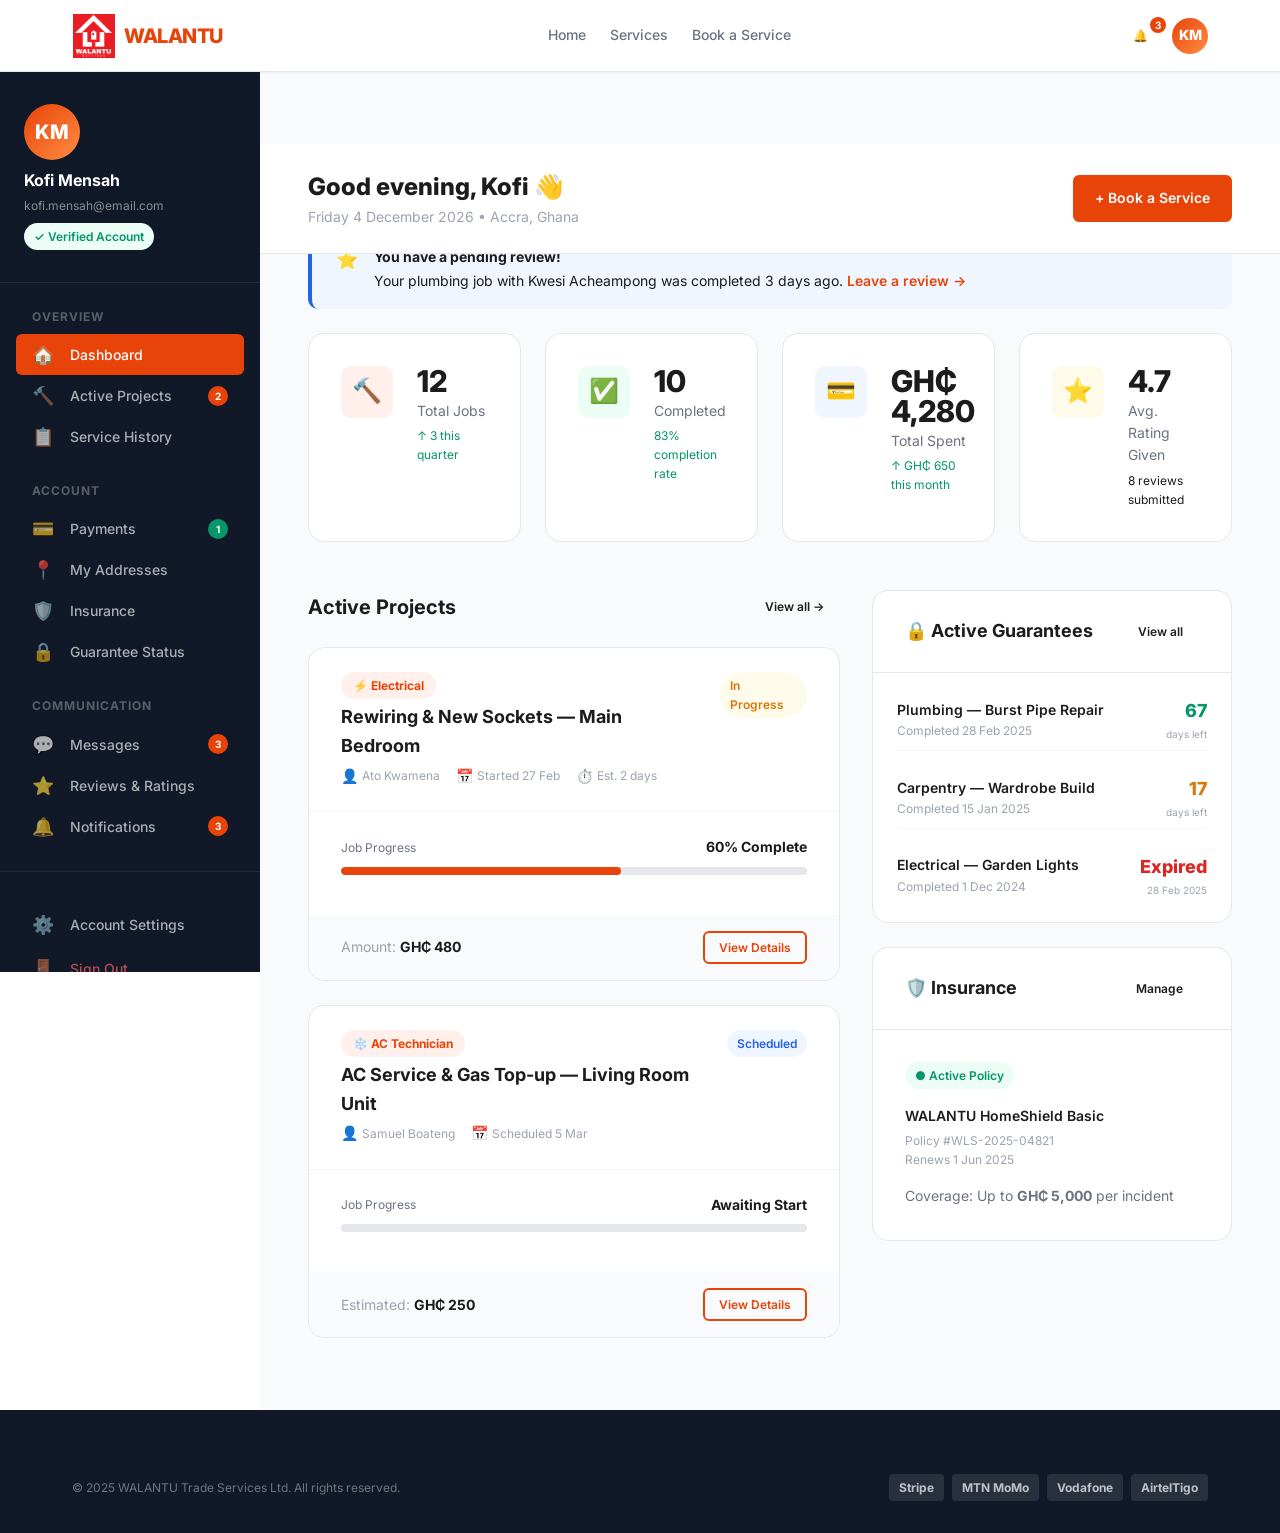
<file: dashboard.html>
<!DOCTYPE html>
<html lang="en">
<head>
    <meta charset="UTF-8">
    <meta name="viewport" content="width=device-width, initial-scale=1.0">
    <meta name="description" content="WALANTU Customer Dashboard — manage your service history, projects, payments, and account details.">
    <title>My Dashboard | WALANTU Trade Services</title>
    <link rel="icon" href="images/logoBlk.png" type="image/png">
    <link rel="stylesheet" href="css/style.css">
    <link rel="preconnect" href="https://fonts.googleapis.com">
    <link href="https://fonts.googleapis.com/css2?family=Inter:wght@300;400;500;600;700;800&display=swap" rel="stylesheet">
</head>
<body>
    <a href="#main-content" class="skip-link">Skip to main content</a>

    <!-- ===== HEADER ===== -->
    <header class="header" role="banner">
        <div class="container header-container">
            <a href="index.html" class="logo" aria-label="WALANTU Home">
                <img src="images/walantu-logo.jpg" alt="WALANTU" width="44" height="44" onerror="this.style.display='none'">
                <span class="logo-text">WALANTU</span>
            </a>

            <nav class="nav" role="navigation" aria-label="Main navigation">
                <a href="index.html" class="nav-link">Home</a>
                <a href="services.html" class="nav-link">Services</a>
                <a href="booking.html" class="nav-link">Book a Service</a>
            </nav>

            <div class="header-actions">
                <button class="btn btn-ghost btn-sm" style="position:relative" aria-label="Notifications — 3 unread">
                    🔔
                    <span style="position:absolute;top:-4px;right:-4px;background:var(--primary);color:#fff;border-radius:50%;width:16px;height:16px;font-size:10px;display:flex;align-items:center;justify-content:center;font-weight:700">3</span>
                </button>
                <div style="width:36px;height:36px;background:linear-gradient(135deg,var(--primary),var(--accent));border-radius:50%;display:flex;align-items:center;justify-content:center;color:#fff;font-weight:800;font-size:14px;cursor:pointer" role="button" aria-label="User menu">KM</div>
            </div>
        </div>
    </header>

    <!-- ===== DASHBOARD LAYOUT ===== -->
    <div class="dashboard-layout" id="main-content">

        <!-- SIDEBAR -->
        <aside class="dashboard-sidebar" role="navigation" aria-label="Dashboard navigation">
            <div class="sidebar-user">
                <div class="sidebar-avatar" aria-hidden="true">KM</div>
                <div class="sidebar-user-name">Kofi Mensah</div>
                <div class="sidebar-user-email">kofi.mensah@email.com</div>
                <div style="margin-top:var(--space-sm)">
                    <span class="badge badge-success">✓ Verified Account</span>
                </div>
            </div>

            <div class="sidebar-nav">
                <div class="sidebar-nav-section">
                    <div class="sidebar-nav-label">Overview</div>
                    <button class="sidebar-nav-item active" data-tab="overview" onclick="showTab('overview', this)">
                        <span class="nav-icon">🏠</span>
                        Dashboard
                    </button>
                    <button class="sidebar-nav-item" data-tab="active-projects" onclick="showTab('active-projects', this)">
                        <span class="nav-icon">🔨</span>
                        Active Projects
                        <span class="sidebar-nav-badge">2</span>
                    </button>
                    <button class="sidebar-nav-item" data-tab="history" onclick="showTab('history', this)">
                        <span class="nav-icon">📋</span>
                        Service History
                    </button>
                </div>

                <div class="sidebar-nav-section">
                    <div class="sidebar-nav-label">Account</div>
                    <button class="sidebar-nav-item" data-tab="payments" onclick="showTab('payments', this)">
                        <span class="nav-icon">💳</span>
                        Payments
                        <span class="sidebar-nav-badge" style="background:var(--success)">1</span>
                    </button>
                    <button class="sidebar-nav-item" data-tab="address" onclick="showTab('address', this)">
                        <span class="nav-icon">📍</span>
                        My Addresses
                    </button>
                    <button class="sidebar-nav-item" data-tab="insurance" onclick="showTab('insurance', this)">
                        <span class="nav-icon">🛡️</span>
                        Insurance
                    </button>
                    <button class="sidebar-nav-item" data-tab="guarantee" onclick="showTab('guarantee', this)">
                        <span class="nav-icon">🔒</span>
                        Guarantee Status
                    </button>
                </div>

                <div class="sidebar-nav-section">
                    <div class="sidebar-nav-label">Communication</div>
                    <button class="sidebar-nav-item" data-tab="messages" onclick="showTab('messages', this)">
                        <span class="nav-icon">💬</span>
                        Messages
                        <span class="sidebar-nav-badge">3</span>
                    </button>
                    <button class="sidebar-nav-item" data-tab="reviews" onclick="showTab('reviews', this)">
                        <span class="nav-icon">⭐</span>
                        Reviews &amp; Ratings
                    </button>
                    <button class="sidebar-nav-item" data-tab="notifications" onclick="showTab('notifications', this)">
                        <span class="nav-icon">🔔</span>
                        Notifications
                        <span class="sidebar-nav-badge">3</span>
                    </button>
                </div>

                <div class="sidebar-nav-section" style="margin-top:auto; padding-top:var(--space-xl); border-top:1px solid rgba(255,255,255,0.08)">
                    <button class="sidebar-nav-item" data-tab="settings" onclick="showTab('settings', this)">
                        <span class="nav-icon">⚙️</span>
                        Account Settings
                    </button>
                    <a href="index.html" class="sidebar-nav-item" style="color:rgba(255,100,100,0.7)">
                        <span class="nav-icon">🚪</span>
                        Sign Out
                    </a>
                </div>
            </div>
        </aside>

        <!-- MAIN CONTENT -->
        <main class="dashboard-main">

            <!-- ===================== OVERVIEW TAB ===================== -->
            <div class="dashboard-tab active" id="tab-overview">
                <div class="dashboard-topbar">
                    <div>
                        <div class="dashboard-topbar-title">Good morning, Kofi 👋</div>
                        <div style="font-size:var(--font-size-sm); color:var(--text-muted)">Monday, 3 March 2025 • Accra, Ghana</div>
                    </div>
                    <div class="dashboard-topbar-actions">
                        <a href="booking.html" class="btn btn-primary">+ Book a Service</a>
                    </div>
                </div>

                <div class="dashboard-content">

                    <!-- Alert: Pending review -->
                    <div class="alert alert-info">
                        <span class="alert-icon">⭐</span>
                        <div class="alert-text">
                            <strong>You have a pending review!</strong>
                            Your plumbing job with Kwesi Acheampong was completed 3 days ago. <a href="#" onclick="showTab('reviews', document.querySelector('[data-tab=reviews]')); return false;" style="color:var(--primary); font-weight:600">Leave a review →</a>
                        </div>
                    </div>

                    <!-- Stats Cards -->
                    <div class="stats-cards" role="list">
                        <div class="stat-card" role="listitem">
                            <div class="stat-card-icon orange">🔨</div>
                            <div>
                                <div class="stat-card-value">12</div>
                                <div class="stat-card-label">Total Jobs</div>
                                <div class="stat-card-trend trend-up">↑ 3 this quarter</div>
                            </div>
                        </div>
                        <div class="stat-card" role="listitem">
                            <div class="stat-card-icon green">✅</div>
                            <div>
                                <div class="stat-card-value">10</div>
                                <div class="stat-card-label">Completed</div>
                                <div class="stat-card-trend trend-up">83% completion rate</div>
                            </div>
                        </div>
                        <div class="stat-card" role="listitem">
                            <div class="stat-card-icon blue">💳</div>
                            <div>
                                <div class="stat-card-value">GH₵ 4,280</div>
                                <div class="stat-card-label">Total Spent</div>
                                <div class="stat-card-trend trend-up">↑ GH₵ 650 this month</div>
                            </div>
                        </div>
                        <div class="stat-card" role="listitem">
                            <div class="stat-card-icon yellow">⭐</div>
                            <div>
                                <div class="stat-card-value">4.7</div>
                                <div class="stat-card-label">Avg. Rating Given</div>
                                <div class="stat-card-trend">8 reviews submitted</div>
                            </div>
                        </div>
                    </div>

                    <div style="display:grid; grid-template-columns:1fr 360px; gap:var(--space-xl)">

                        <!-- Active Projects -->
                        <div>
                            <div style="display:flex; align-items:center; justify-content:space-between; margin-bottom:var(--space-lg)">
                                <h2 style="font-size:var(--font-size-xl); font-weight:700">Active Projects</h2>
                                <button class="btn btn-ghost btn-sm" onclick="showTab('active-projects', document.querySelector('[data-tab=active-projects]'))">View all →</button>
                            </div>

                            <div class="project-card">
                                <div class="project-card-header">
                                    <div>
                                        <div class="project-service-badge">⚡ Electrical</div>
                                        <h3 class="project-title">Rewiring & New Sockets — Main Bedroom</h3>
                                        <div class="project-meta">
                                            <div class="project-meta-item"><span class="icon">👤</span> Ato Kwamena</div>
                                            <div class="project-meta-item"><span class="icon">📅</span> Started 27 Feb</div>
                                            <div class="project-meta-item"><span class="icon">⏱️</span> Est. 2 days</div>
                                        </div>
                                    </div>
                                    <span class="badge badge-warning">In Progress</span>
                                </div>
                                <div class="project-card-body">
                                    <div class="progress-bar-container">
                                        <div class="progress-bar-label">
                                            <span>Job Progress</span>
                                            <strong>60% Complete</strong>
                                        </div>
                                        <div class="progress-bar"><div class="progress-bar-fill" style="width:60%"></div></div>
                                    </div>
                                </div>
                                <div class="project-card-footer">
                                    <span style="font-size:var(--font-size-sm); color:var(--text-muted)">Amount: <strong style="color:var(--text)">GH₵ 480</strong></span>
                                    <button class="btn btn-outline btn-sm" onclick="showTab('active-projects', document.querySelector('[data-tab=active-projects]'))">View Details</button>
                                </div>
                            </div>

                            <div class="project-card">
                                <div class="project-card-header">
                                    <div>
                                        <div class="project-service-badge">❄️ AC Technician</div>
                                        <h3 class="project-title">AC Service & Gas Top-up — Living Room Unit</h3>
                                        <div class="project-meta">
                                            <div class="project-meta-item"><span class="icon">👤</span> Samuel Boateng</div>
                                            <div class="project-meta-item"><span class="icon">📅</span> Scheduled 5 Mar</div>
                                        </div>
                                    </div>
                                    <span class="badge badge-info">Scheduled</span>
                                </div>
                                <div class="project-card-body">
                                    <div class="progress-bar-container">
                                        <div class="progress-bar-label">
                                            <span>Job Progress</span>
                                            <strong>Awaiting Start</strong>
                                        </div>
                                        <div class="progress-bar"><div class="progress-bar-fill" style="width:0%"></div></div>
                                    </div>
                                </div>
                                <div class="project-card-footer">
                                    <span style="font-size:var(--font-size-sm); color:var(--text-muted)">Estimated: <strong style="color:var(--text)">GH₵ 250</strong></span>
                                    <button class="btn btn-outline btn-sm">View Details</button>
                                </div>
                            </div>
                        </div>

                        <!-- Right column: Guarantee + Insurance summary -->
                        <div style="display:flex; flex-direction:column; gap:var(--space-lg)">

                            <!-- Guarantee Summary -->
                            <div class="card">
                                <div class="card-header">
                                    <h3 class="card-title">🔒 Active Guarantees</h3>
                                    <button class="btn btn-ghost btn-sm" onclick="showTab('guarantee', document.querySelector('[data-tab=guarantee]'))">View all</button>
                                </div>
                                <div class="card-body" style="padding:var(--space-md) var(--space-lg)">
                                    <div style="display:flex; flex-direction:column; gap:var(--space-md)">
                                        <div style="display:flex; align-items:center; justify-content:space-between; padding:var(--space-sm) 0; border-bottom:1px solid var(--border-light)">
                                            <div>
                                                <div style="font-size:var(--font-size-sm); font-weight:600">Plumbing — Burst Pipe Repair</div>
                                                <div style="font-size:var(--font-size-xs); color:var(--text-muted)">Completed 28 Feb 2025</div>
                                            </div>
                                            <div style="text-align:right">
                                                <div style="font-size:var(--font-size-lg); font-weight:800; color:var(--success)">67</div>
                                                <div style="font-size:10px; color:var(--text-muted)">days left</div>
                                            </div>
                                        </div>
                                        <div style="display:flex; align-items:center; justify-content:space-between; padding:var(--space-sm) 0; border-bottom:1px solid var(--border-light)">
                                            <div>
                                                <div style="font-size:var(--font-size-sm); font-weight:600">Carpentry — Wardrobe Build</div>
                                                <div style="font-size:var(--font-size-xs); color:var(--text-muted)">Completed 15 Jan 2025</div>
                                            </div>
                                            <div style="text-align:right">
                                                <div style="font-size:var(--font-size-lg); font-weight:800; color:var(--warning)">17</div>
                                                <div style="font-size:10px; color:var(--text-muted)">days left</div>
                                            </div>
                                        </div>
                                        <div style="display:flex; align-items:center; justify-content:space-between; padding:var(--space-sm) 0">
                                            <div>
                                                <div style="font-size:var(--font-size-sm); font-weight:600">Electrical — Garden Lights</div>
                                                <div style="font-size:var(--font-size-xs); color:var(--text-muted)">Completed 1 Dec 2024</div>
                                            </div>
                                            <div style="text-align:right">
                                                <div style="font-size:var(--font-size-lg); font-weight:800; color:var(--error)">Expired</div>
                                                <div style="font-size:10px; color:var(--text-muted)">28 Feb 2025</div>
                                            </div>
                                        </div>
                                    </div>
                                </div>
                            </div>

                            <!-- Insurance summary -->
                            <div class="card">
                                <div class="card-header">
                                    <h3 class="card-title">🛡️ Insurance</h3>
                                    <button class="btn btn-ghost btn-sm" onclick="showTab('insurance', document.querySelector('[data-tab=insurance]'))">Manage</button>
                                </div>
                                <div class="card-body">
                                    <div class="badge badge-success" style="margin-bottom:var(--space-md)">● Active Policy</div>
                                    <div style="font-size:var(--font-size-sm); font-weight:600; margin-bottom:var(--space-xs)">WALANTU HomeShield Basic</div>
                                    <div style="font-size:var(--font-size-xs); color:var(--text-muted); margin-bottom:var(--space-md)">Policy #WLS-2025-04821<br>Renews 1 Jun 2025</div>
                                    <div style="font-size:var(--font-size-sm); color:var(--text-light)">Coverage: Up to <strong>GH₵ 5,000</strong> per incident</div>
                                </div>
                            </div>

                        </div>
                    </div>

                </div>
            </div>

            <!-- ===================== ACTIVE PROJECTS TAB ===================== -->
            <div class="dashboard-tab" id="tab-active-projects">
                <div class="dashboard-topbar">
                    <div class="dashboard-topbar-title">Active Projects</div>
                    <div class="dashboard-topbar-actions">
                        <a href="booking.html" class="btn btn-primary">+ New Booking</a>
                    </div>
                </div>
                <div class="dashboard-content">

                    <!-- Project 1: In Progress -->
                    <div class="project-card">
                        <div class="project-card-header">
                            <div>
                                <div class="project-service-badge">⚡ Electrical</div>
                                <h2 class="project-title">Rewiring & New Sockets — Main Bedroom</h2>
                                <div class="project-meta">
                                    <div class="project-meta-item"><span class="icon">🆔</span> Job #WAL-2025-0034</div>
                                    <div class="project-meta-item"><span class="icon">👤</span> Ato Kwamena (Pro)</div>
                                    <div class="project-meta-item"><span class="icon">📅</span> Started 27 Feb 2025</div>
                                    <div class="project-meta-item"><span class="icon">📍</span> East Legon — GA-144-8765</div>
                                </div>
                            </div>
                            <span class="badge badge-warning" style="font-size:var(--font-size-sm); padding:8px 16px">🔨 In Progress</span>
                        </div>

                        <div class="project-card-body">
                            <div style="display:grid; grid-template-columns:1fr 260px; gap:var(--space-xl)">
                                <div>
                                    <div class="progress-bar-container" style="margin-bottom:var(--space-xl)">
                                        <div class="progress-bar-label">
                                            <span>Overall Progress</span>
                                            <strong>60% Complete</strong>
                                        </div>
                                        <div class="progress-bar" style="height:12px">
                                            <div class="progress-bar-fill" style="width:60%"></div>
                                        </div>
                                    </div>

                                    <!-- Timeline -->
                                    <h3 style="font-size:var(--font-size-base); font-weight:700; margin-bottom:var(--space-md)">Job Timeline</h3>
                                    <div class="project-timeline">
                                        <div class="timeline-item done">
                                            <div class="timeline-dot done"></div>
                                            <div class="timeline-content">
                                                <div class="timeline-title">✅ Booking Confirmed</div>
                                                <div class="timeline-date">25 Feb 2025, 10:32am</div>
                                            </div>
                                        </div>
                                        <div class="timeline-item done">
                                            <div class="timeline-dot done"></div>
                                            <div class="timeline-content">
                                                <div class="timeline-title">✅ Initial Assessment Completed</div>
                                                <div class="timeline-date">27 Feb 2025, 9:00am — Quote: GH₵ 480</div>
                                            </div>
                                        </div>
                                        <div class="timeline-item done">
                                            <div class="timeline-dot done"></div>
                                            <div class="timeline-content">
                                                <div class="timeline-title">✅ Quote Approved & Work Begun</div>
                                                <div class="timeline-date">27 Feb 2025, 11:15am</div>
                                            </div>
                                        </div>
                                        <div class="timeline-item active">
                                            <div class="timeline-dot active"></div>
                                            <div class="timeline-content">
                                                <div class="timeline-title">🔨 Work In Progress — Day 2</div>
                                                <div class="timeline-date">Estimated completion: 4 Mar 2025</div>
                                            </div>
                                        </div>
                                        <div class="timeline-item">
                                            <div class="timeline-dot"></div>
                                            <div class="timeline-content">
                                                <div class="timeline-title">Inspection & Sign-off</div>
                                                <div class="timeline-date">Pending</div>
                                            </div>
                                        </div>
                                        <div class="timeline-item">
                                            <div class="timeline-dot"></div>
                                            <div class="timeline-content">
                                                <div class="timeline-title">Payment Release</div>
                                                <div class="timeline-date">Pending</div>
                                            </div>
                                        </div>
                                    </div>
                                </div>

                                <!-- Right: Cost + Pro info -->
                                <div>
                                    <div class="card" style="margin-bottom:var(--space-lg)">
                                        <div class="card-body">
                                            <h4 style="font-size:var(--font-size-sm); font-weight:700; margin-bottom:var(--space-md); color:var(--text-muted); text-transform:uppercase; letter-spacing:0.8px">Cost Breakdown</h4>
                                            <div style="display:flex; justify-content:space-between; font-size:var(--font-size-sm); margin-bottom:var(--space-sm)"><span>Labour</span><span>GH₵ 320</span></div>
                                            <div style="display:flex; justify-content:space-between; font-size:var(--font-size-sm); margin-bottom:var(--space-sm)"><span>Materials (sockets × 6)</span><span>GH₵ 120</span></div>
                                            <div style="display:flex; justify-content:space-between; font-size:var(--font-size-sm); margin-bottom:var(--space-sm)"><span>Call-out fee</span><span>GH₵ 40</span></div>
                                            <hr class="divider" style="margin:var(--space-sm) 0">
                                            <div style="display:flex; justify-content:space-between; font-size:var(--font-size-base); font-weight:800"><span>Total</span><span style="color:var(--primary)">GH₵ 480</span></div>
                                            <div style="margin-top:var(--space-sm); font-size:var(--font-size-xs); color:var(--success)">🔒 Held securely — released on completion</div>
                                        </div>
                                    </div>

                                    <div class="card">
                                        <div class="card-body">
                                            <h4 style="font-size:var(--font-size-sm); font-weight:700; margin-bottom:var(--space-md); color:var(--text-muted); text-transform:uppercase; letter-spacing:0.8px">Your Pro</h4>
                                            <div style="display:flex; align-items:center; gap:var(--space-md); margin-bottom:var(--space-md)">
                                                <div class="author-avatar" style="width:52px;height:52px;font-size:var(--font-size-lg)">AK</div>
                                                <div>
                                                    <div style="font-weight:700">Ato Kwamena</div>
                                                    <div style="font-size:var(--font-size-xs); color:var(--text-muted)">Master Electrician · 5 yrs</div>
                                                    <div style="color:#F59E0B; font-size:var(--font-size-sm)">★★★★★ <span style="color:var(--text-muted)">(47 jobs)</span></div>
                                                </div>
                                            </div>
                                            <div style="display:flex; gap:var(--space-sm)">
                                                <button class="btn btn-outline btn-sm btn-full" onclick="showTab('messages', document.querySelector('[data-tab=messages]'))">💬 Message</button>
                                                <a href="tel:+233241234567" class="btn btn-ghost btn-sm btn-full">📞 Call</a>
                                            </div>
                                        </div>
                                    </div>
                                </div>
                            </div>
                        </div>

                        <div class="project-card-footer">
                            <div style="display:flex; gap:var(--space-sm)">
                                <span class="badge badge-info">🔒 3-Month Guarantee Applies</span>
                                <span class="badge badge-success">🛡️ Insurance Active</span>
                            </div>
                            <div style="display:flex; gap:var(--space-sm)">
                                <button class="btn btn-outline btn-sm">📋 View Report</button>
                                <button class="btn btn-primary btn-sm" disabled style="opacity:0.5; cursor:not-allowed">✅ Approve &amp; Release Payment</button>
                            </div>
                        </div>
                    </div>

                    <!-- Project 2: Scheduled -->
                    <div class="project-card">
                        <div class="project-card-header">
                            <div>
                                <div class="project-service-badge">❄️ AC Technician</div>
                                <h2 class="project-title">AC Service & Refrigerant Top-up — Living Room Split Unit</h2>
                                <div class="project-meta">
                                    <div class="project-meta-item"><span class="icon">🆔</span> Job #WAL-2025-0041</div>
                                    <div class="project-meta-item"><span class="icon">👤</span> Samuel Boateng (Pro)</div>
                                    <div class="project-meta-item"><span class="icon">📅</span> Scheduled: 5 Mar 2025, 10am</div>
                                    <div class="project-meta-item"><span class="icon">📍</span> East Legon — GA-144-8765</div>
                                </div>
                            </div>
                            <span class="badge badge-info" style="font-size:var(--font-size-sm); padding:8px 16px">📅 Scheduled</span>
                        </div>
                        <div class="project-card-body">
                            <div class="alert alert-info" style="margin-bottom:0">
                                <span class="alert-icon">⏰</span>
                                <div class="alert-text"><strong>Samuel will arrive in 2 days.</strong> You'll receive an SMS confirmation 1 hour before arrival. Digital address: GA-144-8765 has been shared with your pro.</div>
                            </div>
                        </div>
                        <div class="project-card-footer">
                            <span style="font-size:var(--font-size-sm); color:var(--text-muted)">Estimated cost: <strong>GH₵ 250</strong></span>
                            <div style="display:flex; gap:var(--space-sm)">
                                <button class="btn btn-ghost btn-sm" style="color:var(--error)">Cancel Booking</button>
                                <button class="btn btn-outline btn-sm">Reschedule</button>
                            </div>
                        </div>
                    </div>

                </div>
            </div>

            <!-- ===================== HISTORY TAB ===================== -->
            <div class="dashboard-tab" id="tab-history">
                <div class="dashboard-topbar">
                    <div class="dashboard-topbar-title">Service History</div>
                    <div class="dashboard-topbar-actions">
                        <button class="btn btn-ghost btn-sm">⬇️ Export CSV</button>
                        <a href="booking.html" class="btn btn-primary">+ Book Again</a>
                    </div>
                </div>
                <div class="dashboard-content">

                    <!-- Filter bar -->
                    <div style="display:flex; gap:var(--space-sm); margin-bottom:var(--space-xl); flex-wrap:wrap">
                        <button class="btn btn-primary btn-sm">All (10)</button>
                        <button class="btn btn-ghost btn-sm">Completed (10)</button>
                        <button class="btn btn-ghost btn-sm">Electrical (3)</button>
                        <button class="btn btn-ghost btn-sm">Plumbing (2)</button>
                        <button class="btn btn-ghost btn-sm">Carpentry (3)</button>
                        <button class="btn btn-ghost btn-sm">Other (2)</button>
                    </div>

                    <div class="card">
                        <table class="data-table">
                            <thead>
                                <tr>
                                    <th>Job ID</th>
                                    <th>Service</th>
                                    <th>Description</th>
                                    <th>Professional</th>
                                    <th>Date</th>
                                    <th>Amount</th>
                                    <th>Rating</th>
                                    <th>Guarantee</th>
                                    <th></th>
                                </tr>
                            </thead>
                            <tbody>
                                <tr>
                                    <td style="font-family:monospace; font-size:var(--font-size-xs); color:var(--text-muted)">#WAL-2025-0028</td>
                                    <td><span class="badge badge-primary">🚰 Plumbing</span></td>
                                    <td style="max-width:180px; white-space:nowrap; overflow:hidden; text-overflow:ellipsis">Burst pipe repair — main bathroom</td>
                                    <td>Kwesi Acheampong</td>
                                    <td>28 Feb 2025</td>
                                    <td style="font-weight:700">GH₵ 650</td>
                                    <td style="color:#F59E0B">★★★★★</td>
                                    <td><span class="badge badge-success">67 days</span></td>
                                    <td><button class="btn btn-ghost btn-sm">View</button></td>
                                </tr>
                                <tr>
                                    <td style="font-family:monospace; font-size:var(--font-size-xs); color:var(--text-muted)">#WAL-2025-0019</td>
                                    <td><span class="badge badge-primary">🔨 Carpentry</span></td>
                                    <td style="max-width:180px; white-space:nowrap; overflow:hidden; text-overflow:ellipsis">Custom wardrobe build — master bedroom</td>
                                    <td>Yaw Darko</td>
                                    <td>15 Jan 2025</td>
                                    <td style="font-weight:700">GH₵ 1,200</td>
                                    <td style="color:#F59E0B">★★★★★</td>
                                    <td><span class="badge badge-warning">17 days</span></td>
                                    <td><button class="btn btn-ghost btn-sm">View</button></td>
                                </tr>
                                <tr>
                                    <td style="font-family:monospace; font-size:var(--font-size-xs); color:var(--text-muted)">#WAL-2024-0189</td>
                                    <td><span class="badge badge-primary">⚡ Electrical</span></td>
                                    <td style="max-width:180px; white-space:nowrap; overflow:hidden; text-overflow:ellipsis">Garden & security lights installation</td>
                                    <td>Ato Kwamena</td>
                                    <td>1 Dec 2024</td>
                                    <td style="font-weight:700">GH₵ 380</td>
                                    <td style="color:#F59E0B">★★★★☆</td>
                                    <td><span class="badge badge-muted">Expired</span></td>
                                    <td><button class="btn btn-ghost btn-sm">View</button></td>
                                </tr>
                                <tr>
                                    <td style="font-family:monospace; font-size:var(--font-size-xs); color:var(--text-muted)">#WAL-2024-0156</td>
                                    <td><span class="badge badge-primary">❄️ AC Tech</span></td>
                                    <td style="max-width:180px; white-space:nowrap; overflow:hidden; text-overflow:ellipsis">AC installation — 2 split units</td>
                                    <td>Samuel Boateng</td>
                                    <td>10 Oct 2024</td>
                                    <td style="font-weight:700">GH₵ 850</td>
                                    <td style="color:#F59E0B">★★★★★</td>
                                    <td><span class="badge badge-muted">Expired</span></td>
                                    <td><button class="btn btn-ghost btn-sm">View</button></td>
                                </tr>
                                <tr>
                                    <td style="font-family:monospace; font-size:var(--font-size-xs); color:var(--text-muted)">#WAL-2024-0112</td>
                                    <td><span class="badge badge-primary">🌿 Gardening</span></td>
                                    <td style="max-width:180px; white-space:nowrap; overflow:hidden; text-overflow:ellipsis">Compound clearing & landscaping</td>
                                    <td>Emmanuel Ofori</td>
                                    <td>20 Aug 2024</td>
                                    <td style="font-weight:700">GH₵ 300</td>
                                    <td style="color:#F59E0B">★★★★☆</td>
                                    <td><span class="badge badge-muted">Expired</span></td>
                                    <td><button class="btn btn-ghost btn-sm">View</button></td>
                                </tr>
                                <tr>
                                    <td style="font-family:monospace; font-size:var(--font-size-xs); color:var(--text-muted)">#WAL-2024-0098</td>
                                    <td><span class="badge badge-primary">🔨 Carpentry</span></td>
                                    <td style="max-width:180px; white-space:nowrap; overflow:hidden; text-overflow:ellipsis">Door frame repair & new lock</td>
                                    <td>Yaw Darko</td>
                                    <td>15 Jul 2024</td>
                                    <td style="font-weight:700">GH₵ 180</td>
                                    <td style="color:#F59E0B">★★★★★</td>
                                    <td><span class="badge badge-muted">Expired</span></td>
                                    <td><button class="btn btn-ghost btn-sm">View</button></td>
                                </tr>
                            </tbody>
                        </table>
                    </div>

                </div>
            </div>

            <!-- ===================== PAYMENTS TAB ===================== -->
            <div class="dashboard-tab" id="tab-payments">
                <div class="dashboard-topbar">
                    <div class="dashboard-topbar-title">Payments</div>
                </div>
                <div class="dashboard-content">

                    <!-- Payment summary -->
                    <div class="stats-cards" role="list" style="grid-template-columns:repeat(3,1fr)">
                        <div class="stat-card" role="listitem">
                            <div class="stat-card-icon green">💰</div>
                            <div>
                                <div class="stat-card-value">GH₵ 4,280</div>
                                <div class="stat-card-label">Total Spent</div>
                            </div>
                        </div>
                        <div class="stat-card" role="listitem">
                            <div class="stat-card-icon blue">🔒</div>
                            <div>
                                <div class="stat-card-value">GH₵ 480</div>
                                <div class="stat-card-label">Funds in Escrow</div>
                                <div class="stat-card-trend">Awaiting job completion</div>
                            </div>
                        </div>
                        <div class="stat-card" role="listitem">
                            <div class="stat-card-icon orange">📋</div>
                            <div>
                                <div class="stat-card-value">10</div>
                                <div class="stat-card-label">Transactions</div>
                            </div>
                        </div>
                    </div>

                    <!-- Saved payment methods -->
                    <div class="card mb-xl">
                        <div class="card-header">
                            <h3 class="card-title">💳 Saved Payment Methods</h3>
                            <button class="btn btn-outline btn-sm" onclick="document.getElementById('add-payment-modal').style.display='flex'">+ Add Method</button>
                        </div>
                        <div class="card-body">
                            <div class="payment-methods-grid" style="grid-template-columns:repeat(3,1fr)">

                                <div class="payment-method-card selected">
                                    <div class="payment-method-icon">💳</div>
                                    <div class="payment-method-name">Visa •••• 4242</div>
                                    <div class="payment-method-desc">Expires 09/26 · Powered by Stripe</div>
                                    <div style="margin-top:var(--space-sm)"><span class="badge badge-success">Default</span></div>
                                </div>

                                <div class="payment-method-card">
                                    <div class="payment-method-icon">📱</div>
                                    <div class="payment-method-name">MTN Mobile Money</div>
                                    <div class="payment-method-desc">+233 24 123 4567</div>
                                    <div style="margin-top:var(--space-sm)"><span class="badge badge-muted">Saved</span></div>
                                </div>

                                <div class="payment-method-card" style="border-style:dashed; background:var(--bg-light); cursor:pointer; display:flex; flex-direction:column; align-items:center; justify-content:center; text-align:center; min-height:130px" onclick="document.getElementById('add-payment-modal').style.display='flex'">
                                    <div style="font-size:36px; color:var(--text-muted); margin-bottom:var(--space-sm)">+</div>
                                    <div style="font-size:var(--font-size-sm); font-weight:600; color:var(--text-muted)">Add Payment Method</div>
                                </div>

                            </div>
                        </div>
                    </div>

                    <!-- Payment History -->
                    <div class="card">
                        <div class="card-header">
                            <h3 class="card-title">📋 Payment History</h3>
                            <button class="btn btn-ghost btn-sm">⬇️ Export</button>
                        </div>
                        <div class="card-body" style="padding:0">
                            <table class="data-table">
                                <thead>
                                    <tr>
                                        <th>Date</th>
                                        <th>Job</th>
                                        <th>Method</th>
                                        <th>Amount</th>
                                        <th>Status</th>
                                        <th>Receipt</th>
                                    </tr>
                                </thead>
                                <tbody>
                                    <tr>
                                        <td>28 Feb 2025</td>
                                        <td>Plumbing — Burst Pipe<br><span style="font-size:var(--font-size-xs); color:var(--text-muted)">#WAL-2025-0028</span></td>
                                        <td>💳 Visa •••• 4242</td>
                                        <td style="font-weight:700; color:var(--error)">− GH₵ 650</td>
                                        <td><span class="badge badge-success">Completed</span></td>
                                        <td><button class="btn btn-ghost btn-sm">🧾 View</button></td>
                                    </tr>
                                    <tr>
                                        <td>27 Feb 2025</td>
                                        <td>Electrical — Rewiring<br><span style="font-size:var(--font-size-xs); color:var(--text-muted)">#WAL-2025-0034</span></td>
                                        <td>💳 Visa •••• 4242</td>
                                        <td style="font-weight:700; color:var(--warning)">🔒 GH₵ 480 (Escrow)</td>
                                        <td><span class="badge badge-warning">In Escrow</span></td>
                                        <td><span style="font-size:var(--font-size-xs); color:var(--text-muted)">Pending</span></td>
                                    </tr>
                                    <tr>
                                        <td>15 Jan 2025</td>
                                        <td>Carpentry — Wardrobe<br><span style="font-size:var(--font-size-xs); color:var(--text-muted)">#WAL-2025-0019</span></td>
                                        <td>📱 MTN MoMo</td>
                                        <td style="font-weight:700; color:var(--error)">− GH₵ 1,200</td>
                                        <td><span class="badge badge-success">Completed</span></td>
                                        <td><button class="btn btn-ghost btn-sm">🧾 View</button></td>
                                    </tr>
                                    <tr>
                                        <td>1 Dec 2024</td>
                                        <td>Electrical — Garden Lights<br><span style="font-size:var(--font-size-xs); color:var(--text-muted)">#WAL-2024-0189</span></td>
                                        <td>💳 Visa •••• 4242</td>
                                        <td style="font-weight:700; color:var(--error)">− GH₵ 380</td>
                                        <td><span class="badge badge-success">Completed</span></td>
                                        <td><button class="btn btn-ghost btn-sm">🧾 View</button></td>
                                    </tr>
                                </tbody>
                            </table>
                        </div>
                    </div>
                </div>
            </div>

            <!-- ===================== ADDRESS TAB ===================== -->
            <div class="dashboard-tab" id="tab-address">
                <div class="dashboard-topbar">
                    <div class="dashboard-topbar-title">My Addresses</div>
                    <div class="dashboard-topbar-actions">
                        <button class="btn btn-primary">+ Add Address</button>
                    </div>
                </div>
                <div class="dashboard-content">

                    <div class="alert alert-info">
                        <span class="alert-icon">📍</span>
                        <div class="alert-text">
                            <strong>Ghana Post Digital Address System</strong> — Your digital address (e.g. GA-144-8765) ensures our professionals find you accurately, even in areas without traditional street names. <a href="https://ghanapostgps.com" target="_blank" rel="noopener" style="color:var(--primary); font-weight:600">Learn more about GhanaPostGPS →</a>
                        </div>
                    </div>

                    <!-- Primary Address -->
                    <div class="address-card primary-address" style="position:relative">
                        <span class="address-primary-badge">★ Primary Address</span>
                        <div style="display:grid; grid-template-columns:1fr 1fr; gap:var(--space-xl); margin-top:var(--space-md)">
                            <div>
                                <div class="address-type">Residential</div>
                                <div class="address-digital-code">GA-144-8765</div>
                                <div class="address-full">House No. 12, Osei Avenue<br>East Legon, Accra<br>Greater Accra Region, Ghana</div>
                                <div class="address-meta">
                                    <span>📞 +233 24 123 4567</span> &nbsp;·&nbsp;
                                    <span>Used in 8 jobs</span>
                                </div>
                                <div style="display:flex; gap:var(--space-sm); margin-top:var(--space-lg)">
                                    <button class="btn btn-outline btn-sm">✏️ Edit</button>
                                    <button class="btn btn-ghost btn-sm">🗺️ View on Map</button>
                                </div>
                            </div>
                            <div>
                                <div class="gps-map-placeholder">
                                    🗺️ Map Preview — GA-144-8765
                                </div>
                                <div style="font-size:var(--font-size-xs); color:var(--text-muted); text-align:center; margin-top:var(--space-xs)">
                                    Verified Location · GhanaPostGPS
                                </div>
                            </div>
                        </div>
                    </div>

                    <!-- Secondary Address -->
                    <div class="address-card">
                        <div class="address-type">Office / Work</div>
                        <div class="address-digital-code">GA-067-2134</div>
                        <div class="address-full">Ground Floor, Accra Mall Business Suites<br>Spintex Road, Accra<br>Greater Accra Region, Ghana</div>
                        <div class="address-meta">📞 +233 30 298 7654 &nbsp;·&nbsp; Used in 2 jobs</div>
                        <div style="display:flex; gap:var(--space-sm); margin-top:var(--space-lg); align-items:center">
                            <button class="btn btn-outline btn-sm">✏️ Edit</button>
                            <button class="btn btn-ghost btn-sm">🗺️ View on Map</button>
                            <button class="btn btn-ghost btn-sm" style="color:var(--text-muted)">Set as Primary</button>
                        </div>
                    </div>

                    <!-- Add New Address Form -->
                    <div class="card">
                        <div class="card-header">
                            <h3 class="card-title">+ Add New Address</h3>
                        </div>
                        <div class="card-body">
                            <div class="form-row">
                                <div class="form-group">
                                    <label class="form-label" for="new-digital-code">Ghana Post Digital Address *</label>
                                    <input type="text" id="new-digital-code" class="form-control" placeholder="e.g. GA-144-XXXX" pattern="[A-Z]{2}-\d{3}-\d{4}" aria-describedby="gps-hint">
                                    <span class="form-hint" id="gps-hint">Format: Region Code - District Code - Unique Code (e.g. GA-144-8765)</span>
                                </div>
                                <div class="form-group">
                                    <label class="form-label" for="new-address-type">Address Type</label>
                                    <select id="new-address-type" class="form-control form-select">
                                        <option>Residential</option>
                                        <option>Office / Work</option>
                                        <option>Rental Property</option>
                                        <option>Other</option>
                                    </select>
                                </div>
                            </div>
                            <div class="form-row">
                                <div class="form-group">
                                    <label class="form-label" for="new-street">Street / House Number</label>
                                    <input type="text" id="new-street" class="form-control" placeholder="e.g. House 14, Kwabenya Rd">
                                </div>
                                <div class="form-group">
                                    <label class="form-label" for="new-area">Area / Neighbourhood</label>
                                    <input type="text" id="new-area" class="form-control" placeholder="e.g. Adenta, Tema, Dansoman">
                                </div>
                            </div>
                            <div class="form-row">
                                <div class="form-group">
                                    <label class="form-label" for="new-city">City</label>
                                    <select id="new-city" class="form-control form-select">
                                        <option>Accra</option>
                                        <option>Tema</option>
                                        <option>Kasoa</option>
                                        <option>Other</option>
                                    </select>
                                </div>
                                <div class="form-group">
                                    <label class="form-label" for="new-contact">Contact Number for This Address</label>
                                    <input type="tel" id="new-contact" class="form-control" placeholder="+233 XX XXX XXXX">
                                </div>
                            </div>
                            <button class="btn btn-primary">💾 Save Address</button>
                        </div>
                    </div>

                </div>
            </div>

            <!-- ===================== INSURANCE TAB ===================== -->
            <div class="dashboard-tab" id="tab-insurance">
                <div class="dashboard-topbar">
                    <div class="dashboard-topbar-title">Insurance Coverage</div>
                </div>
                <div class="dashboard-content">

                    <!-- Active Insurance Card -->
                    <div class="insurance-card">
                        <div class="insurance-header">
                            <div>
                                <div class="insurance-logo">🛡️</div>
                            </div>
                            <span class="insurance-status-badge">● Active</span>
                        </div>
                        <div class="insurance-policy-number">Policy Number: WLS-2025-04821</div>
                        <div class="insurance-title">WALANTU HomeShield Basic</div>
                        <div class="insurance-details">
                            <div>
                                <div class="insurance-detail-label">Coverage Limit</div>
                                <div class="insurance-detail-value">GH₵ 5,000</div>
                            </div>
                            <div>
                                <div class="insurance-detail-label">Monthly Premium</div>
                                <div class="insurance-detail-value">GH₵ 35/mo</div>
                            </div>
                            <div>
                                <div class="insurance-detail-label">Renewal Date</div>
                                <div class="insurance-detail-value">1 Jun 2025</div>
                            </div>
                        </div>
                        <div style="display:flex; gap:var(--space-md)">
                            <button class="btn btn-outline btn-sm" style="border-color:rgba(255,255,255,0.3); color:#fff; background:rgba(255,255,255,0.08)">📄 View Policy</button>
                            <button class="btn btn-outline btn-sm" style="border-color:rgba(255,255,255,0.3); color:#fff; background:rgba(255,255,255,0.08)">📋 Make a Claim</button>
                        </div>
                    </div>

                    <!-- What's Covered -->
                    <div class="card mb-xl">
                        <div class="card-header"><h3 class="card-title">What's Covered</h3></div>
                        <div class="card-body">
                            <div style="display:grid; grid-template-columns:1fr 1fr; gap:var(--space-lg)">
                                <div>
                                    <h4 style="color:var(--success); font-size:var(--font-size-sm); font-weight:700; margin-bottom:var(--space-md)">✅ Covered</h4>
                                    <ul style="display:flex; flex-direction:column; gap:var(--space-sm)">
                                        <li style="display:flex; gap:var(--space-sm); font-size:var(--font-size-sm)"><span style="color:var(--success)">✓</span> Accidental damage caused by the tradesperson during work</li>
                                        <li style="display:flex; gap:var(--space-sm); font-size:var(--font-size-sm)"><span style="color:var(--success)">✓</span> Property damage up to GH₵ 5,000 per incident</li>
                                        <li style="display:flex; gap:var(--space-sm); font-size:var(--font-size-sm)"><span style="color:var(--success)">✓</span> Third-party liability</li>
                                        <li style="display:flex; gap:var(--space-sm); font-size:var(--font-size-sm)"><span style="color:var(--success)">✓</span> Water damage from pipe work</li>
                                        <li style="display:flex; gap:var(--space-sm); font-size:var(--font-size-sm)"><span style="color:var(--success)">✓</span> Electrical fire (during installation)</li>
                                    </ul>
                                </div>
                                <div>
                                    <h4 style="color:var(--error); font-size:var(--font-size-sm); font-weight:700; margin-bottom:var(--space-md)">✗ Not Covered</h4>
                                    <ul style="display:flex; flex-direction:column; gap:var(--space-sm)">
                                        <li style="display:flex; gap:var(--space-sm); font-size:var(--font-size-sm)"><span style="color:var(--error)">✗</span> Pre-existing damage</li>
                                        <li style="display:flex; gap:var(--space-sm); font-size:var(--font-size-sm)"><span style="color:var(--error)">✗</span> Wear and tear</li>
                                        <li style="display:flex; gap:var(--space-sm); font-size:var(--font-size-sm)"><span style="color:var(--error)">✗</span> Theft</li>
                                        <li style="display:flex; gap:var(--space-sm); font-size:var(--font-size-sm)"><span style="color:var(--error)">✗</span> Damage caused by customer</li>
                                    </ul>
                                </div>
                            </div>
                        </div>
                    </div>

                    <!-- Upgrade Options -->
                    <h3 style="font-size:var(--font-size-xl); font-weight:700; margin-bottom:var(--space-lg)">Upgrade Your Coverage</h3>
                    <div style="display:grid; grid-template-columns:repeat(3,1fr); gap:var(--space-lg)">
                        <div class="card" style="border:2px solid var(--border)">
                            <div class="card-body" style="text-align:center">
                                <div style="font-size:40px; margin-bottom:var(--space-sm)">🛡️</div>
                                <div style="font-weight:800; font-size:var(--font-size-xl); margin-bottom:var(--space-xs)">HomeShield Basic</div>
                                <div style="font-size:var(--font-size-3xl); font-weight:800; color:var(--primary)">GH₵ 35<span style="font-size:var(--font-size-base); color:var(--text-muted); font-weight:400">/mo</span></div>
                                <div style="font-size:var(--font-size-xs); color:var(--text-muted); margin-bottom:var(--space-lg)">Up to GH₵ 5,000 coverage</div>
                                <span class="badge badge-success">Current Plan</span>
                            </div>
                        </div>
                        <div class="card" style="border:2px solid var(--primary)">
                            <div class="card-body" style="text-align:center">
                                <div style="font-size:40px; margin-bottom:var(--space-sm)">🏠</div>
                                <div style="font-weight:800; font-size:var(--font-size-xl); margin-bottom:var(--space-xs)">HomeShield Plus</div>
                                <div style="font-size:var(--font-size-3xl); font-weight:800; color:var(--primary)">GH₵ 75<span style="font-size:var(--font-size-base); color:var(--text-muted); font-weight:400">/mo</span></div>
                                <div style="font-size:var(--font-size-xs); color:var(--text-muted); margin-bottom:var(--space-lg)">Up to GH₵ 15,000 coverage</div>
                                <button class="btn btn-primary btn-sm btn-full">Upgrade Now</button>
                            </div>
                        </div>
                        <div class="card" style="border:2px solid var(--border)">
                            <div class="card-body" style="text-align:center">
                                <div style="font-size:40px; margin-bottom:var(--space-sm)">🏗️</div>
                                <div style="font-weight:800; font-size:var(--font-size-xl); margin-bottom:var(--space-xs)">HomeShield Pro</div>
                                <div style="font-size:var(--font-size-3xl); font-weight:800; color:var(--primary)">GH₵ 150<span style="font-size:var(--font-size-base); color:var(--text-muted); font-weight:400">/mo</span></div>
                                <div style="font-size:var(--font-size-xs); color:var(--text-muted); margin-bottom:var(--space-lg)">Up to GH₵ 50,000 coverage</div>
                                <button class="btn btn-outline btn-sm btn-full">Learn More</button>
                            </div>
                        </div>
                    </div>

                </div>
            </div>

            <!-- ===================== GUARANTEE TAB ===================== -->
            <div class="dashboard-tab" id="tab-guarantee">
                <div class="dashboard-topbar">
                    <div class="dashboard-topbar-title">3-Month Guarantee Status</div>
                </div>
                <div class="dashboard-content">

                    <div class="alert alert-success">
                        <span class="alert-icon">🔒</span>
                        <div class="alert-text">
                            <strong>Your guarantee is active on 2 jobs.</strong> Any workmanship issues within 90 days of completion will be fixed at no cost. Contact support to raise a guarantee claim.
                        </div>
                    </div>

                    <!-- Guarantee cards -->
                    <div class="guarantee-progress-card">
                        <div class="guarantee-service-info">
                            <div>
                                <div class="project-service-badge" style="margin-bottom:var(--space-sm)">🚰 Plumbing</div>
                                <h3 style="font-size:var(--font-size-lg); font-weight:700">Burst Pipe Repair — Main Bathroom</h3>
                                <div class="project-meta" style="margin-top:var(--space-xs)">
                                    <div class="project-meta-item"><span class="icon">👤</span> Kwesi Acheampong</div>
                                    <div class="project-meta-item"><span class="icon">📅</span> Completed 28 Feb 2025</div>
                                    <div class="project-meta-item"><span class="icon">⭐</span> 5/5 Stars</div>
                                    <div class="project-meta-item"><span class="icon">💳</span> GH₵ 650</div>
                                </div>
                            </div>
                            <div class="guarantee-days-remaining">
                                <div class="guarantee-days-number">67</div>
                                <div class="guarantee-days-label">Days Remaining</div>
                                <span class="badge badge-success" style="margin-top:var(--space-xs)">Active</span>
                            </div>
                        </div>

                        <div class="guarantee-timeline">
                            <div class="guarantee-timeline-label">28 Feb</div>
                            <div class="guarantee-timeline-bar">
                                <div class="guarantee-timeline-fill" style="width:25%"></div>
                            </div>
                            <div class="guarantee-timeline-label">Expires 28 May 2025</div>
                        </div>

                        <div style="margin-top:var(--space-lg); display:flex; gap:var(--space-sm)">
                            <button class="btn btn-outline btn-sm">📋 View Job Report</button>
                            <button class="btn btn-ghost btn-sm" style="color:var(--warning)">⚠️ Raise Guarantee Claim</button>
                        </div>
                    </div>

                    <div class="guarantee-progress-card">
                        <div class="guarantee-service-info">
                            <div>
                                <div class="project-service-badge" style="margin-bottom:var(--space-sm)">🔨 Carpentry</div>
                                <h3 style="font-size:var(--font-size-lg); font-weight:700">Custom Wardrobe Build — Master Bedroom</h3>
                                <div class="project-meta" style="margin-top:var(--space-xs)">
                                    <div class="project-meta-item"><span class="icon">👤</span> Yaw Darko</div>
                                    <div class="project-meta-item"><span class="icon">📅</span> Completed 15 Jan 2025</div>
                                    <div class="project-meta-item"><span class="icon">⭐</span> 5/5 Stars</div>
                                    <div class="project-meta-item"><span class="icon">💳</span> GH₵ 1,200</div>
                                </div>
                            </div>
                            <div class="guarantee-days-remaining">
                                <div class="guarantee-days-number" style="color:var(--warning)">17</div>
                                <div class="guarantee-days-label">Days Remaining</div>
                                <span class="badge badge-warning" style="margin-top:var(--space-xs)">Expiring Soon</span>
                            </div>
                        </div>

                        <div class="guarantee-timeline">
                            <div class="guarantee-timeline-label">15 Jan</div>
                            <div class="guarantee-timeline-bar">
                                <div class="guarantee-timeline-fill" style="width:82%"></div>
                            </div>
                            <div class="guarantee-timeline-label">Expires 15 Apr 2025</div>
                        </div>

                        <div style="margin-top:var(--space-lg); display:flex; gap:var(--space-sm)">
                            <button class="btn btn-outline btn-sm">📋 View Job Report</button>
                            <button class="btn btn-ghost btn-sm" style="color:var(--warning)">⚠️ Raise Guarantee Claim</button>
                        </div>
                    </div>

                    <!-- Expired -->
                    <h3 style="font-size:var(--font-size-lg); font-weight:700; margin-bottom:var(--space-lg); color:var(--text-muted)">Expired Guarantees</h3>
                    <div class="card">
                        <table class="data-table">
                            <thead>
                                <tr>
                                    <th>Service</th>
                                    <th>Description</th>
                                    <th>Completed</th>
                                    <th>Expired</th>
                                    <th>Rating</th>
                                </tr>
                            </thead>
                            <tbody>
                                <tr>
                                    <td><span class="badge badge-muted">⚡ Electrical</span></td>
                                    <td>Garden & security lights</td>
                                    <td>1 Dec 2024</td>
                                    <td style="color:var(--text-muted)">28 Feb 2025</td>
                                    <td style="color:#F59E0B">★★★★☆</td>
                                </tr>
                                <tr>
                                    <td><span class="badge badge-muted">❄️ AC Tech</span></td>
                                    <td>AC installation — 2 units</td>
                                    <td>10 Oct 2024</td>
                                    <td style="color:var(--text-muted)">8 Jan 2025</td>
                                    <td style="color:#F59E0B">★★★★★</td>
                                </tr>
                            </tbody>
                        </table>
                    </div>

                </div>
            </div>

            <!-- ===================== MESSAGES TAB ===================== -->
            <div class="dashboard-tab" id="tab-messages">
                <div class="dashboard-topbar">
                    <div class="dashboard-topbar-title">Messages</div>
                </div>
                <div class="dashboard-content">
                    <div class="messages-layout">
                        <!-- Thread list -->
                        <div class="messages-sidebar">
                            <div class="messages-sidebar-header">All Conversations (3)</div>

                            <div class="message-thread active" role="button" tabindex="0">
                                <div class="message-thread-avatar">AK</div>
                                <div class="message-thread-info">
                                    <div class="message-thread-name">Ato Kwamena</div>
                                    <div class="message-thread-preview">I'll need to get some extra cable for the...</div>
                                </div>
                                <div class="message-thread-meta">
                                    <div class="message-thread-time">2h ago</div>
                                    <div class="message-unread-badge">2</div>
                                </div>
                            </div>

                            <div class="message-thread" role="button" tabindex="0">
                                <div class="message-thread-avatar">SB</div>
                                <div class="message-thread-info">
                                    <div class="message-thread-name">Samuel Boateng</div>
                                    <div class="message-thread-preview">Confirmed for Wednesday 10am!</div>
                                </div>
                                <div class="message-thread-meta">
                                    <div class="message-thread-time">1d ago</div>
                                    <div class="message-unread-badge">1</div>
                                </div>
                            </div>

                            <div class="message-thread" role="button" tabindex="0">
                                <div class="message-thread-avatar">W</div>
                                <div class="message-thread-info">
                                    <div class="message-thread-name">WALANTU Support</div>
                                    <div class="message-thread-preview">Thanks for your review! Your guarantee for...</div>
                                </div>
                                <div class="message-thread-meta">
                                    <div class="message-thread-time">3d ago</div>
                                </div>
                            </div>
                        </div>

                        <!-- Message view -->
                        <div class="messages-main">
                            <div class="messages-main-header">
                                <div class="message-thread-avatar" style="width:40px; height:40px">AK</div>
                                <div>
                                    <div style="font-weight:700">Ato Kwamena</div>
                                    <div style="font-size:var(--font-size-xs); color:var(--success)">● Active job · Electrical #WAL-2025-0034</div>
                                </div>
                            </div>

                            <div class="messages-body" role="log" aria-label="Message conversation with Ato Kwamena" aria-live="polite">
                                <div style="text-align:center; font-size:var(--font-size-xs); color:var(--text-muted); padding:var(--space-sm)">27 Feb 2025</div>

                                <div>
                                    <div class="chat-bubble received">
                                        Good morning Kofi! I've arrived at the property. Ready to begin the assessment.
                                        <div class="chat-bubble-time">9:02am</div>
                                    </div>
                                </div>
                                <div>
                                    <div class="chat-bubble sent">
                                        Perfect, the gate is open. Please come to the main house entrance.
                                        <div class="chat-bubble-time">9:05am</div>
                                    </div>
                                </div>
                                <div>
                                    <div class="chat-bubble received">
                                        I've completed the assessment. You'll need 6 new double sockets and approximately 20m of cable. Total quote: GH₵ 480. Shall I proceed?
                                        <div class="chat-bubble-time">10:30am</div>
                                    </div>
                                </div>
                                <div>
                                    <div class="chat-bubble sent">
                                        Yes, please go ahead. Thanks for the clear quote.
                                        <div class="chat-bubble-time">10:45am</div>
                                    </div>
                                </div>

                                <div style="text-align:center; font-size:var(--font-size-xs); color:var(--text-muted); padding:var(--space-sm)">Today</div>

                                <div>
                                    <div class="chat-bubble received">
                                        Good morning! I'll need to get some extra cable for the second run to the bathroom. I can pick it up from Melcom — no extra charge for materials, already in the quote.
                                        <div class="chat-bubble-time">8:15am</div>
                                    </div>
                                </div>
                                <div>
                                    <div class="chat-bubble received">
                                        Should be back within 30 minutes. The first section is fully done and tested ✅
                                        <div class="chat-bubble-time">8:18am</div>
                                    </div>
                                </div>
                            </div>

                            <div class="messages-input-area">
                                <input type="text" class="messages-input" placeholder="Type a message to Ato…" aria-label="Message input">
                                <button class="btn btn-primary btn-sm" aria-label="Send message">Send ↗</button>
                            </div>
                        </div>
                    </div>
                </div>
            </div>

            <!-- ===================== REVIEWS TAB ===================== -->
            <div class="dashboard-tab" id="tab-reviews">
                <div class="dashboard-topbar">
                    <div class="dashboard-topbar-title">Reviews &amp; Ratings</div>
                </div>
                <div class="dashboard-content">

                    <!-- Pending Review -->
                    <div class="alert alert-warning">
                        <span class="alert-icon">⭐</span>
                        <div class="alert-text"><strong>Pending review for: Plumbing — Burst Pipe Repair (Kwesi Acheampong)</strong> — Please rate your experience below.</div>
                    </div>

                    <div class="review-form-card mb-xl">
                        <h3 style="font-size:var(--font-size-xl); font-weight:700; margin-bottom:var(--space-xs)">Rate Your Experience</h3>
                        <p style="font-size:var(--font-size-sm); color:var(--text-muted); margin-bottom:var(--space-xl)">Job: Plumbing — Burst Pipe Repair · Kwesi Acheampong · 28 Feb 2025</p>

                        <div class="review-aspects" role="group" aria-label="Rating categories">
                            <div class="review-aspect">
                                <span class="review-aspect-label">Overall Quality of Work</span>
                                <div class="review-stars-mini" role="group" aria-label="Rate quality 1 to 5 stars">
                                    <button class="review-star-btn active" aria-label="1 star" data-rating="1" onclick="setStars(this.closest('.review-stars-mini'), 1)">★</button>
                                    <button class="review-star-btn active" aria-label="2 stars" data-rating="2" onclick="setStars(this.closest('.review-stars-mini'), 2)">★</button>
                                    <button class="review-star-btn active" aria-label="3 stars" data-rating="3" onclick="setStars(this.closest('.review-stars-mini'), 3)">★</button>
                                    <button class="review-star-btn active" aria-label="4 stars" data-rating="4" onclick="setStars(this.closest('.review-stars-mini'), 4)">★</button>
                                    <button class="review-star-btn" aria-label="5 stars" data-rating="5" onclick="setStars(this.closest('.review-stars-mini'), 5)">★</button>
                                </div>
                            </div>
                            <div class="review-aspect">
                                <span class="review-aspect-label">Punctuality &amp; Professionalism</span>
                                <div class="review-stars-mini" role="group" aria-label="Rate punctuality 1 to 5 stars">
                                    <button class="review-star-btn active" onclick="setStars(this.closest('.review-stars-mini'), 1)">★</button>
                                    <button class="review-star-btn active" onclick="setStars(this.closest('.review-stars-mini'), 2)">★</button>
                                    <button class="review-star-btn active" onclick="setStars(this.closest('.review-stars-mini'), 3)">★</button>
                                    <button class="review-star-btn active" onclick="setStars(this.closest('.review-stars-mini'), 4)">★</button>
                                    <button class="review-star-btn active" onclick="setStars(this.closest('.review-stars-mini'), 5)">★</button>
                                </div>
                            </div>
                            <div class="review-aspect">
                                <span class="review-aspect-label">Value for Money</span>
                                <div class="review-stars-mini" role="group" aria-label="Rate value 1 to 5 stars">
                                    <button class="review-star-btn active" onclick="setStars(this.closest('.review-stars-mini'), 1)">★</button>
                                    <button class="review-star-btn active" onclick="setStars(this.closest('.review-stars-mini'), 2)">★</button>
                                    <button class="review-star-btn active" onclick="setStars(this.closest('.review-stars-mini'), 3)">★</button>
                                    <button class="review-star-btn active" onclick="setStars(this.closest('.review-stars-mini'), 4)">★</button>
                                    <button class="review-star-btn" onclick="setStars(this.closest('.review-stars-mini'), 5)">★</button>
                                </div>
                            </div>
                            <div class="review-aspect">
                                <span class="review-aspect-label">Cleanliness &amp; Tidiness</span>
                                <div class="review-stars-mini" role="group" aria-label="Rate cleanliness 1 to 5 stars">
                                    <button class="review-star-btn active" onclick="setStars(this.closest('.review-stars-mini'), 1)">★</button>
                                    <button class="review-star-btn active" onclick="setStars(this.closest('.review-stars-mini'), 2)">★</button>
                                    <button class="review-star-btn active" onclick="setStars(this.closest('.review-stars-mini'), 3)">★</button>
                                    <button class="review-star-btn active" onclick="setStars(this.closest('.review-stars-mini'), 4)">★</button>
                                    <button class="review-star-btn active" onclick="setStars(this.closest('.review-stars-mini'), 5)">★</button>
                                </div>
                            </div>
                            <div class="review-aspect">
                                <span class="review-aspect-label">Communication</span>
                                <div class="review-stars-mini" role="group" aria-label="Rate communication 1 to 5 stars">
                                    <button class="review-star-btn active" onclick="setStars(this.closest('.review-stars-mini'), 1)">★</button>
                                    <button class="review-star-btn active" onclick="setStars(this.closest('.review-stars-mini'), 2)">★</button>
                                    <button class="review-star-btn active" onclick="setStars(this.closest('.review-stars-mini'), 3)">★</button>
                                    <button class="review-star-btn active" onclick="setStars(this.closest('.review-stars-mini'), 4)">★</button>
                                    <button class="review-star-btn active" onclick="setStars(this.closest('.review-stars-mini'), 5)">★</button>
                                </div>
                            </div>
                        </div>

                        <div class="form-group">
                            <label class="form-label" for="review-comment">Your Comments</label>
                            <textarea id="review-comment" class="form-control form-textarea" placeholder="Tell others what you thought of the work. Was the tradesperson professional? Did they clean up? Would you recommend them?" rows="4" aria-describedby="review-char-count"></textarea>
                            <span class="form-hint" id="review-char-count">Minimum 20 characters · Helps other customers make informed decisions</span>
                        </div>

                        <div class="form-group">
                            <label class="form-label">Would you hire this professional again?</label>
                            <div style="display:flex; gap:var(--space-md)">
                                <label style="display:flex; align-items:center; gap:var(--space-sm); cursor:pointer; font-size:var(--font-size-sm)">
                                    <input type="radio" name="rehire" value="yes"> Yes, definitely
                                </label>
                                <label style="display:flex; align-items:center; gap:var(--space-sm); cursor:pointer; font-size:var(--font-size-sm)">
                                    <input type="radio" name="rehire" value="maybe"> Maybe
                                </label>
                                <label style="display:flex; align-items:center; gap:var(--space-sm); cursor:pointer; font-size:var(--font-size-sm)">
                                    <input type="radio" name="rehire" value="no"> No
                                </label>
                            </div>
                        </div>

                        <button class="btn btn-primary">Submit Review ⭐</button>
                    </div>

                    <!-- Past Reviews -->
                    <h3 style="font-size:var(--font-size-xl); font-weight:700; margin-bottom:var(--space-lg)">Your Past Reviews</h3>
                    <div style="display:flex; flex-direction:column; gap:var(--space-lg)">

                        <div class="testimonial-card">
                            <div style="display:flex; align-items:center; justify-content:space-between; margin-bottom:var(--space-md)">
                                <div>
                                    <div style="font-weight:700">Yaw Darko</div>
                                    <div style="font-size:var(--font-size-xs); color:var(--text-muted)">Carpenter · Custom Wardrobe · 15 Jan 2025</div>
                                </div>
                                <div style="color:#F59E0B; font-size:var(--font-size-lg)">★★★★★</div>
                            </div>
                            <p style="font-size:var(--font-size-sm); color:var(--text); line-height:1.6; font-style:italic">
                                "Excellent carpentry work — my custom wardrobes look stunning! Yaw was respectful, clean, and finished a day early. The quality of work was superb."
                            </p>
                        </div>

                        <div class="testimonial-card">
                            <div style="display:flex; align-items:center; justify-content:space-between; margin-bottom:var(--space-md)">
                                <div>
                                    <div style="font-weight:700">Ato Kwamena</div>
                                    <div style="font-size:var(--font-size-xs); color:var(--text-muted)">Electrician · Garden Lights · 1 Dec 2024</div>
                                </div>
                                <div style="color:#F59E0B; font-size:var(--font-size-lg)">★★★★<span style="color:var(--border)">★</span></div>
                            </div>
                            <p style="font-size:var(--font-size-sm); color:var(--text); line-height:1.6; font-style:italic">
                                "Good work overall. The garden lights look great and all working perfectly. Took slightly longer than estimated but communicated well throughout."
                            </p>
                        </div>

                    </div>
                </div>
            </div>

            <!-- ===================== NOTIFICATIONS TAB ===================== -->
            <div class="dashboard-tab" id="tab-notifications">
                <div class="dashboard-topbar">
                    <div class="dashboard-topbar-title">Notifications</div>
                    <div class="dashboard-topbar-actions">
                        <button class="btn btn-ghost btn-sm">Mark all as read</button>
                    </div>
                </div>
                <div class="dashboard-content" style="padding:0">
                    <div class="card">
                        <div class="notification-item unread">
                            <div class="notification-icon orange">🔨</div>
                            <div class="notification-content">
                                <div class="notification-text"><strong>Ato Kwamena</strong> has sent you a message about job #WAL-2025-0034</div>
                                <div class="notification-time">2 hours ago</div>
                            </div>
                        </div>
                        <div class="notification-item unread">
                            <div class="notification-icon blue">📅</div>
                            <div class="notification-content">
                                <div class="notification-text">Reminder: <strong>Samuel Boateng</strong> arrives tomorrow at 10:00am for AC servicing</div>
                                <div class="notification-time">5 hours ago</div>
                            </div>
                        </div>
                        <div class="notification-item unread">
                            <div class="notification-icon green">⭐</div>
                            <div class="notification-content">
                                <div class="notification-text">You have a <strong>pending review</strong> for your plumbing job with Kwesi Acheampong. Leave a review to help others!</div>
                                <div class="notification-time">1 day ago</div>
                            </div>
                        </div>
                        <div class="notification-item">
                            <div class="notification-icon green">✅</div>
                            <div class="notification-content">
                                <div class="notification-text">Payment of <strong>GH₵ 650</strong> was released to Kwesi Acheampong for plumbing job #WAL-2025-0028</div>
                                <div class="notification-time">3 days ago</div>
                            </div>
                        </div>
                        <div class="notification-item">
                            <div class="notification-icon orange">🔒</div>
                            <div class="notification-content">
                                <div class="notification-text">Your <strong>3-month guarantee</strong> for the carpentry job (Yaw Darko) expires in 17 days on 15 Apr 2025</div>
                                <div class="notification-time">4 days ago</div>
                            </div>
                        </div>
                        <div class="notification-item">
                            <div class="notification-icon blue">🛡️</div>
                            <div class="notification-content">
                                <div class="notification-text">Your <strong>HomeShield Basic</strong> insurance policy renews on 1 Jun 2025. No action needed.</div>
                                <div class="notification-time">1 week ago</div>
                            </div>
                        </div>
                    </div>
                </div>
            </div>

            <!-- ===================== SETTINGS TAB ===================== -->
            <div class="dashboard-tab" id="tab-settings">
                <div class="dashboard-topbar">
                    <div class="dashboard-topbar-title">Account Settings</div>
                    <div class="dashboard-topbar-actions">
                        <button class="btn btn-primary">Save Changes</button>
                    </div>
                </div>
                <div class="dashboard-content">
                    <div style="display:grid; grid-template-columns:1fr 1fr; gap:var(--space-xl)">

                        <div class="card">
                            <div class="card-header"><h3 class="card-title">Personal Information</h3></div>
                            <div class="card-body">
                                <div class="form-row">
                                    <div class="form-group">
                                        <label class="form-label" for="s-firstname">First Name</label>
                                        <input type="text" id="s-firstname" class="form-control" value="Kofi">
                                    </div>
                                    <div class="form-group">
                                        <label class="form-label" for="s-lastname">Last Name</label>
                                        <input type="text" id="s-lastname" class="form-control" value="Mensah">
                                    </div>
                                </div>
                                <div class="form-group">
                                    <label class="form-label" for="s-email">Email Address</label>
                                    <input type="email" id="s-email" class="form-control" value="kofi.mensah@email.com">
                                </div>
                                <div class="form-group">
                                    <label class="form-label" for="s-phone">Phone (Ghana)</label>
                                    <input type="tel" id="s-phone" class="form-control" value="+233 24 123 4567">
                                </div>
                                <div class="form-group">
                                    <label class="form-label" for="s-whatsapp">WhatsApp Number</label>
                                    <input type="tel" id="s-whatsapp" class="form-control" value="+233 24 123 4567">
                                </div>
                            </div>
                        </div>

                        <div class="card">
                            <div class="card-header"><h3 class="card-title">Notification Preferences</h3></div>
                            <div class="card-body" style="display:flex; flex-direction:column; gap:var(--space-md)">
                                <label style="display:flex; align-items:center; justify-content:space-between; cursor:pointer">
                                    <div>
                                        <div style="font-size:var(--font-size-sm); font-weight:600">SMS notifications</div>
                                        <div style="font-size:var(--font-size-xs); color:var(--text-muted)">Job updates, arrival alerts</div>
                                    </div>
                                    <input type="checkbox" checked style="width:18px; height:18px; accent-color:var(--primary)">
                                </label>
                                <label style="display:flex; align-items:center; justify-content:space-between; cursor:pointer">
                                    <div>
                                        <div style="font-size:var(--font-size-sm); font-weight:600">Email notifications</div>
                                        <div style="font-size:var(--font-size-xs); color:var(--text-muted)">Receipts, reports, guarantees</div>
                                    </div>
                                    <input type="checkbox" checked style="width:18px; height:18px; accent-color:var(--primary)">
                                </label>
                                <label style="display:flex; align-items:center; justify-content:space-between; cursor:pointer">
                                    <div>
                                        <div style="font-size:var(--font-size-sm); font-weight:600">WhatsApp updates</div>
                                        <div style="font-size:var(--font-size-xs); color:var(--text-muted)">Pro on the way, completion</div>
                                    </div>
                                    <input type="checkbox" checked style="width:18px; height:18px; accent-color:var(--primary)">
                                </label>
                                <label style="display:flex; align-items:center; justify-content:space-between; cursor:pointer">
                                    <div>
                                        <div style="font-size:var(--font-size-sm); font-weight:600">Guarantee reminders</div>
                                        <div style="font-size:var(--font-size-xs); color:var(--text-muted)">Expiry warnings 30 days before</div>
                                    </div>
                                    <input type="checkbox" checked style="width:18px; height:18px; accent-color:var(--primary)">
                                </label>
                                <label style="display:flex; align-items:center; justify-content:space-between; cursor:pointer">
                                    <div>
                                        <div style="font-size:var(--font-size-sm); font-weight:600">Marketing emails</div>
                                        <div style="font-size:var(--font-size-xs); color:var(--text-muted)">Promotions, seasonal offers</div>
                                    </div>
                                    <input type="checkbox" style="width:18px; height:18px; accent-color:var(--primary)">
                                </label>
                            </div>
                        </div>

                    </div>

                    <div class="card mt-xl">
                        <div class="card-header"><h3 class="card-title" style="color:var(--error)">Danger Zone</h3></div>
                        <div class="card-body" style="display:flex; align-items:center; justify-content:space-between">
                            <div>
                                <div style="font-weight:600; margin-bottom:var(--space-xs)">Delete Account</div>
                                <div style="font-size:var(--font-size-sm); color:var(--text-muted)">Permanently delete your WALANTU account and all associated data.</div>
                            </div>
                            <button class="btn btn-sm" style="background:var(--error-bg); color:var(--error); border:1px solid var(--error)">Delete Account</button>
                        </div>
                    </div>

                </div>
            </div>

        </main>
    </div>

    <!-- Footer -->
    <footer class="footer" role="contentinfo">
        <div class="container">
            <div class="footer-bottom">
                <p class="footer-bottom-text">&copy; 2025 WALANTU Trade Services Ltd. All rights reserved.</p>
                <div class="footer-payment-icons">
                    <span class="payment-icon-badge">Stripe</span>
                    <span class="payment-icon-badge">MTN MoMo</span>
                    <span class="payment-icon-badge">Vodafone</span>
                    <span class="payment-icon-badge">AirtelTigo</span>
                </div>
            </div>
        </div>
    </footer>

    <script>
        // ============================================================
        // Tab Navigation
        // ============================================================
        function showTab(tabId, clickedItem) {
            // Hide all tabs
            document.querySelectorAll('.dashboard-tab').forEach(tab => tab.classList.remove('active'));
            // Remove active from all nav items
            document.querySelectorAll('.sidebar-nav-item').forEach(item => item.classList.remove('active'));
            // Show target tab
            const target = document.getElementById('tab-' + tabId);
            if (target) target.classList.add('active');
            // Activate nav item
            if (clickedItem) clickedItem.classList.add('active');
        }

        // ============================================================
        // Star Rating interactions
        // ============================================================
        function setStars(container, rating) {
            const stars = container.querySelectorAll('.review-star-btn');
            stars.forEach((star, index) => {
                star.classList.toggle('active', index < rating);
            });
            container.dataset.rating = rating;
        }

        // ============================================================
        // Review char count
        // ============================================================
        const reviewComment = document.getElementById('review-comment');
        const charCount = document.getElementById('review-char-count');
        if (reviewComment && charCount) {
            reviewComment.addEventListener('input', () => {
                const len = reviewComment.value.length;
                charCount.textContent = len < 20
                    ? `${20 - len} more characters needed`
                    : `${len} characters · Looks good!`;
                charCount.style.color = len >= 20 ? 'var(--success)' : 'var(--text-muted)';
            });
        }

        // ============================================================
        // Animate progress bars on load
        // ============================================================
        window.addEventListener('load', () => {
            document.querySelectorAll('.progress-bar-fill').forEach(bar => {
                const target = bar.style.width;
                bar.style.width = '0%';
                setTimeout(() => { bar.style.width = target; }, 200);
            });
        });
    </script>

    <!-- ===== USER SESSION ===== -->
    <script src="js/users.js"></script>
    <script>
        (function () {
            const user = walantuGetSession();

            // If no session, fall back to demo user so dashboard always works
            const u = user || WALANTU_USERS[0];

            // Header avatar
            const headerAvatar = document.querySelector('[aria-label^="User menu"]');
            if (headerAvatar) headerAvatar.textContent = u.avatar;

            // Sidebar
            const sidebarAvatar = document.querySelector('.sidebar-avatar');
            if (sidebarAvatar) sidebarAvatar.textContent = u.avatar;
            const sidebarName = document.querySelector('.sidebar-user-name');
            if (sidebarName) sidebarName.textContent = u.firstName + ' ' + u.lastName;
            const sidebarEmail = document.querySelector('.sidebar-user-email');
            if (sidebarEmail) sidebarEmail.textContent = u.email;

            // Dashboard greeting
            const greeting = document.querySelector('.dashboard-topbar-title');
            if (greeting) {
                const hour = new Date().getHours();
                const tod = hour < 12 ? 'morning' : hour < 17 ? 'afternoon' : 'evening';
                greeting.textContent = `Good ${tod}, ${u.firstName} 👋`;
            }

            // Today's date
            const dateEl = document.querySelector('.dashboard-topbar-title + div');
            if (dateEl) {
                const now = new Date();
                dateEl.textContent = now.toLocaleDateString('en-GB', {
                    weekday: 'long', day: 'numeric', month: 'long', year: 'numeric'
                }) + ' • Accra, Ghana';
            }

            // Sign out link
            document.querySelectorAll('a[href="index.html"].sidebar-nav-item').forEach(el => {
                el.removeAttribute('href');
                el.style.cursor = 'pointer';
                el.addEventListener('click', walantuSignOut);
            });
        })();
    </script>
</body>
</html>
</file>
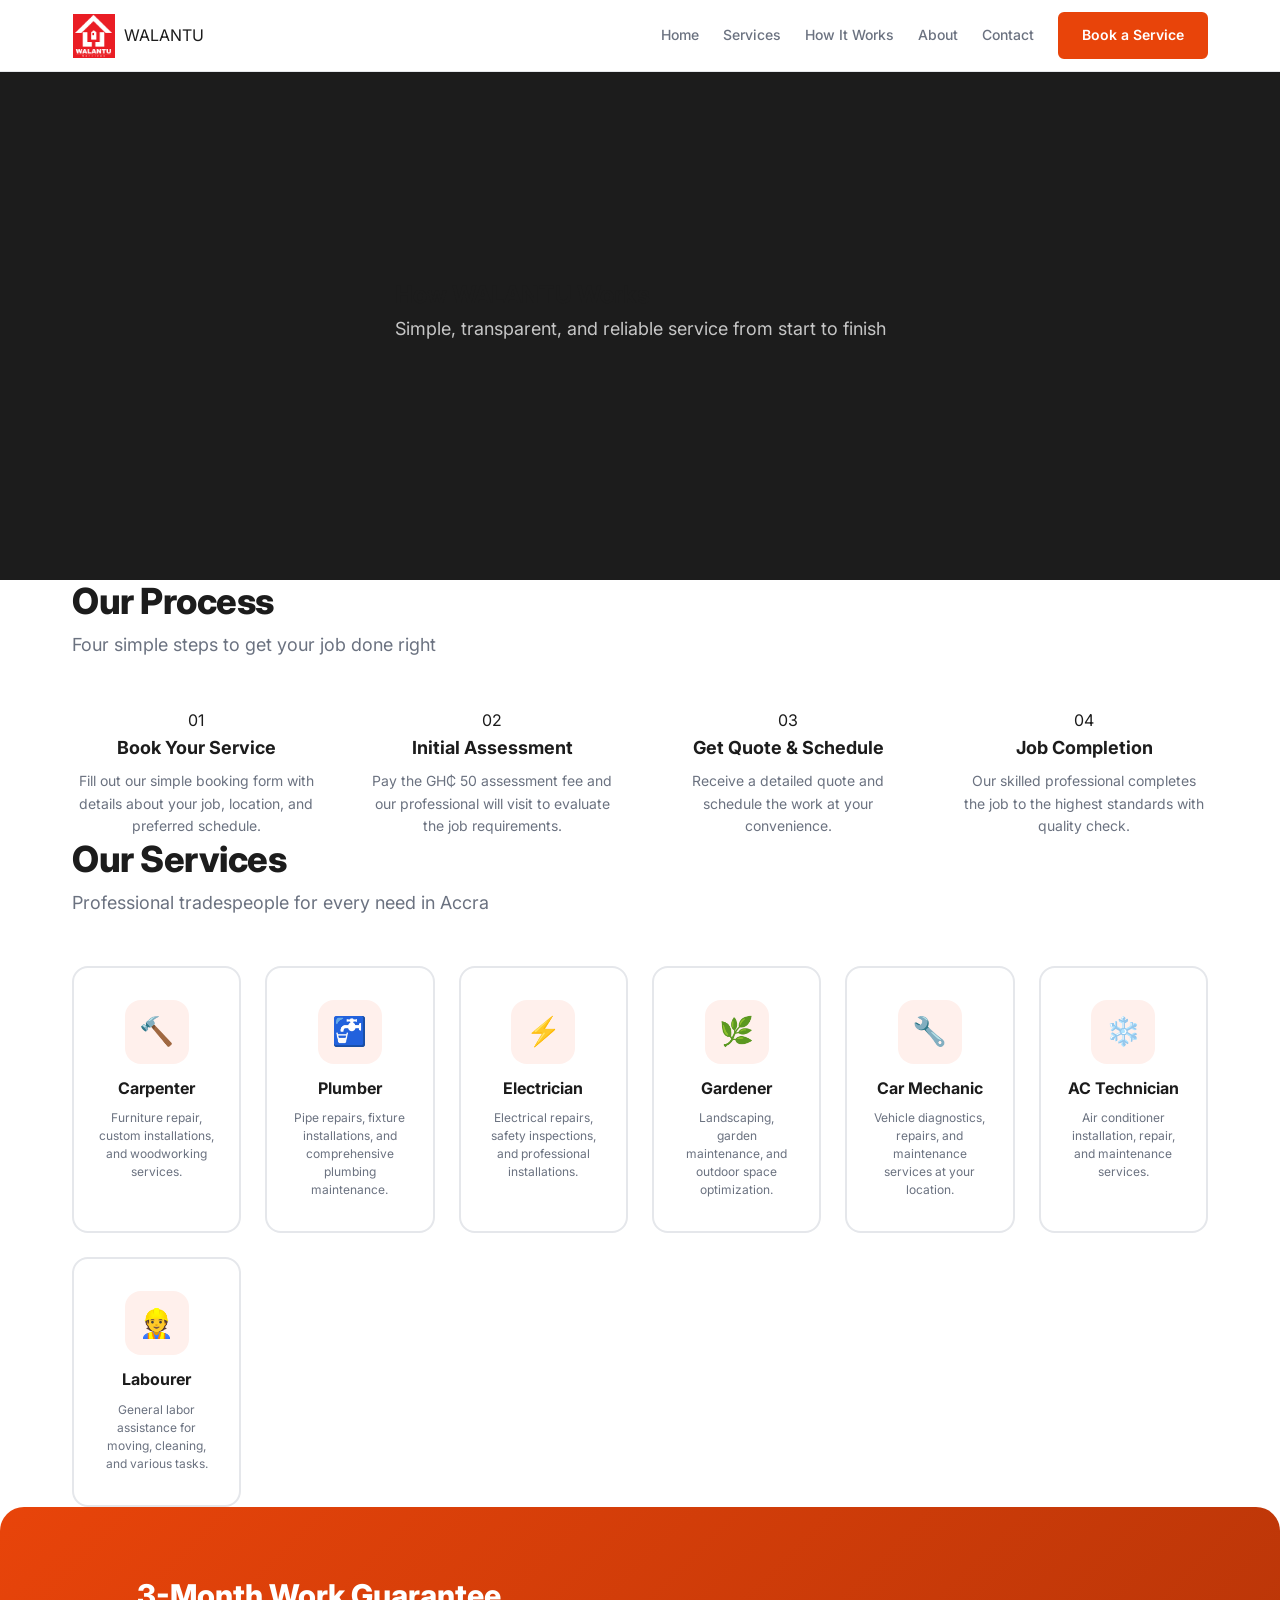
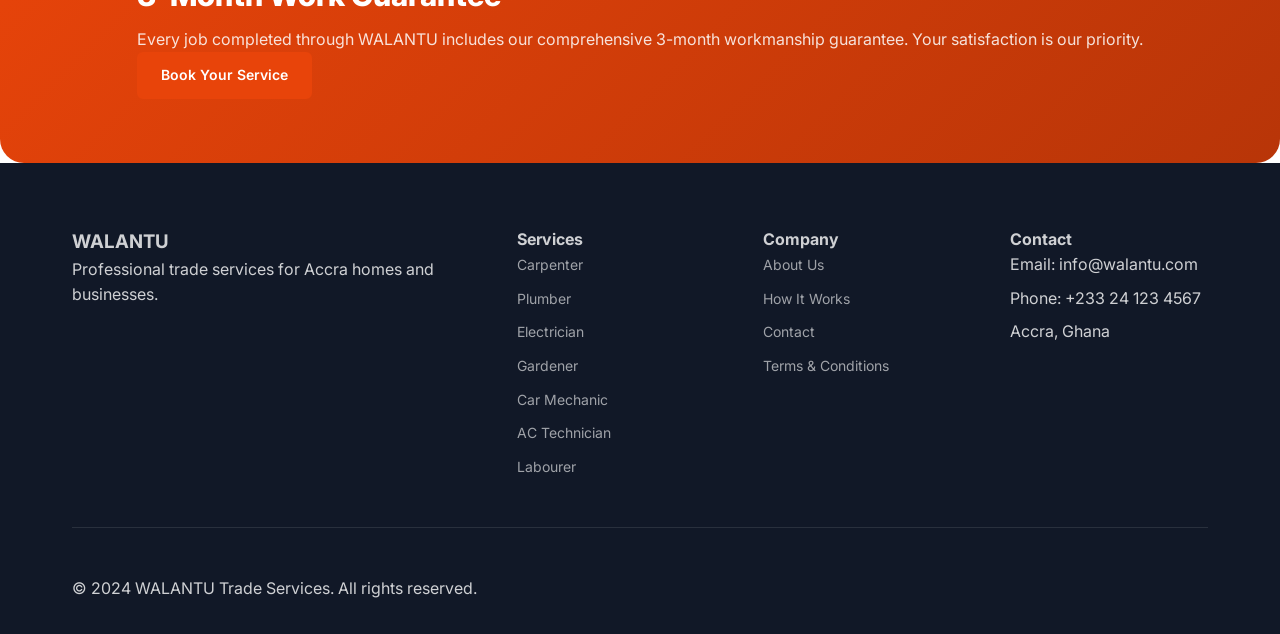
<file: how-it-works.html>
<!DOCTYPE html>
<html lang="en">
<head>
    <meta charset="UTF-8">
    <meta name="viewport" content="width=device-width, initial-scale=1.0">
    <title>How It Works - WALANTU Trade Services</title>
    <link rel="icon" href="images/logoBlk.png" type="image/png">
    <link rel="stylesheet" href="css/style.css">
    <link rel="stylesheet" href="css/accessibility.css">
    <link rel="preconnect" href="https://fonts.googleapis.com">
    <link rel="preconnect" href="https://fonts.gstatic.com" crossorigin>
    <link href="https://fonts.googleapis.com/css2?family=Inter:wght@300;400;500;600&display=swap" rel="stylesheet">
</head>
<body>
    <a href="#main-content" class="skip-link">Skip to main content</a>

    <header class="header" role="banner">
        <div class="container header-container">
            <a href="index.html" class="logo">
                <img src="images/walantu-logo.jpg" alt="WALANTU" width="40" height="40">
                <span>WALANTU</span>
            </a>
            
            <nav class="nav" role="navigation" aria-label="Main navigation">
                <a href="index.html" class="nav-link">Home</a>
                <a href="services.html" class="nav-link">Services</a>
                <a href="how-it-works.html" class="nav-link" aria-current="page">How It Works</a>
                <a href="about.html" class="nav-link">About</a>
                <a href="contact.html" class="nav-link">Contact</a>
                <a href="booking.html" class="cta-button">Book a Service</a>
            </nav>

            <button class="mobile-menu-toggle" aria-expanded="false" aria-controls="main-navigation">
                <span class="hamburger"></span>
                <span class="sr-only">Menu</span>
            </button>
        </div>
    </header>

    <main id="main-content" role="main">
        <!-- Hero Section -->
        <section class="hero" aria-labelledby="process-heading">
            <div class="container">
                <div class="hero-content">
                    <h1 id="process-heading">How WALANTU Works</h1>
                    <p class="hero-subtitle">Simple, transparent, and reliable service from start to finish</p>
                </div>
            </div>
        </section>

        <!-- Process Steps -->
        <section class="process" aria-labelledby="steps-heading">
            <div class="container">
                <div class="section-header">
                    <h2 id="steps-heading" class="section-title">Our Process</h2>
                    <p class="section-subtitle">Four simple steps to get your job done right</p>
                </div>
                <div class="process-steps">
                    <div class="process-step">
                        <div class="step-number">01</div>
                        <h3 class="step-title">Book Your Service</h3>
                        <p class="step-description">Fill out our simple booking form with details about your job, location, and preferred schedule.</p>
                    </div>
                    <div class="process-step">
                        <div class="step-number">02</div>
                        <h3 class="step-title">Initial Assessment</h3>
                        <p class="step-description">Pay the GH₵ 50 assessment fee and our professional will visit to evaluate the job requirements.</p>
                    </div>
                    <div class="process-step">
                        <div class="step-number">03</div>
                        <h3 class="step-title">Get Quote & Schedule</h3>
                        <p class="step-description">Receive a detailed quote and schedule the work at your convenience.</p>
                    </div>
                    <div class="process-step">
                        <div class="step-number">04</div>
                        <h3 class="step-title">Job Completion</h3>
                        <p class="step-description">Our skilled professional completes the job to the highest standards with quality check.</p>
                    </div>
                </div>
            </div>
        </section>

        <!-- Service Categories -->
        <section class="categories-section" aria-labelledby="services-heading">
            <div class="container">
                <div class="section-header">
                    <h2 id="services-heading" class="section-title">Our Services</h2>
                    <p class="section-subtitle">Professional tradespeople for every need in Accra</p>
                </div>
                
                <div class="categories-grid">
                    <a href="booking.html?service=Carpenter" class="category-card">
                        <div class="category-icon">🔨</div>
                        <h3 class="category-title">Carpenter</h3>
                        <p class="category-description">Furniture repair, custom installations, and woodworking services.</p>
                    </a>
                    
                    <a href="booking.html?service=Plumber" class="category-card">
                        <div class="category-icon">🚰</div>
                        <h3 class="category-title">Plumber</h3>
                        <p class="category-description">Pipe repairs, fixture installations, and comprehensive plumbing maintenance.</p>
                    </a>
                    
                    <a href="booking.html?service=Electrician" class="category-card">
                        <div class="category-icon">⚡</div>
                        <h3 class="category-title">Electrician</h3>
                        <p class="category-description">Electrical repairs, safety inspections, and professional installations.</p>
                    </a>
                    
                    <a href="booking.html?service=Gardener" class="category-card">
                        <div class="category-icon">🌿</div>
                        <h3 class="category-title">Gardener</h3>
                        <p class="category-description">Landscaping, garden maintenance, and outdoor space optimization.</p>
                    </a>
                    
                    <a href="booking.html?service=Car mechanic" class="category-card">
                        <div class="category-icon">🔧</div>
                        <h3 class="category-title">Car Mechanic</h3>
                        <p class="category-description">Vehicle diagnostics, repairs, and maintenance services at your location.</p>
                    </a>
                    
                    <a href="booking.html?service=Air conditioner electrician" class="category-card">
                        <div class="category-icon">❄️</div>
                        <h3 class="category-title">AC Technician</h3>
                        <p class="category-description">Air conditioner installation, repair, and maintenance services.</p>
                    </a>
                    
                    <a href="booking.html?service=Labourer" class="category-card">
                        <div class="category-icon">👷</div>
                        <h3 class="category-title">Labourer</h3>
                        <p class="category-description">General labor assistance for moving, cleaning, and various tasks.</p>
                    </a>
                </div>
            </div>
        </section>

        <!-- Guarantee Section -->
        <section class="guarantee-banner">
            <div class="container">
                <div class="guarantee-content">
                    <h2 class="guarantee-title">3-Month Work Guarantee</h2>
                    <p class="guarantee-text">Every job completed through WALANTU includes our comprehensive 3-month workmanship guarantee. Your satisfaction is our priority.</p>
                    <div class="hero-actions">
                        <a href="booking.html" class="cta-button">Book Your Service</a>
                    </div>
                </div>
            </div>
        </section>
    </main>

    <footer class="footer" role="contentinfo">
        <div class="container">
            <div class="footer-content">
                <div class="footer-section">
                    <h3>WALANTU</h3>
                    <p>Professional trade services for Accra homes and businesses.</p>
                </div>
                
                <div class="footer-section">
                    <h4>Services</h4>
                    <ul class="footer-links">
                        <li><a href="booking.html?service=Carpenter">Carpenter</a></li>
                        <li><a href="booking.html?service=Plumber">Plumber</a></li>
                        <li><a href="booking.html?service=Electrician">Electrician</a></li>
                        <li><a href="booking.html?service=Gardener">Gardener</a></li>
                        <li><a href="booking.html?service=Car mechanic">Car Mechanic</a></li>
                        <li><a href="booking.html?service=Air conditioner electrician">AC Technician</a></li>
                        <li><a href="booking.html?service=Labourer">Labourer</a></li>
                    </ul>
                </div>
                
                <div class="footer-section">
                    <h4>Company</h4>
                    <ul class="footer-links">
                        <li><a href="about.html">About Us</a></li>
                        <li><a href="how-it-works.html">How It Works</a></li>
                        <li><a href="contact.html">Contact</a></li>
                        <li><a href="terms.html">Terms & Conditions</a></li>
                    </ul>
                </div>
                
                <div class="footer-section">
                    <h4>Contact</h4>
                    <ul class="footer-links">
                        <li>Email: info@walantu.com</li>
                        <li>Phone: +233 24 123 4567</li>
                        <li>Accra, Ghana</li>
                    </ul>
                </div>
            </div>
            
            <div class="footer-bottom">
                <p>&copy; 2024 WALANTU Trade Services. All rights reserved.</p>
            </div>
        </div>
    </footer>

    <script src="js/main.js"></script>
</body>
</html>
</file>
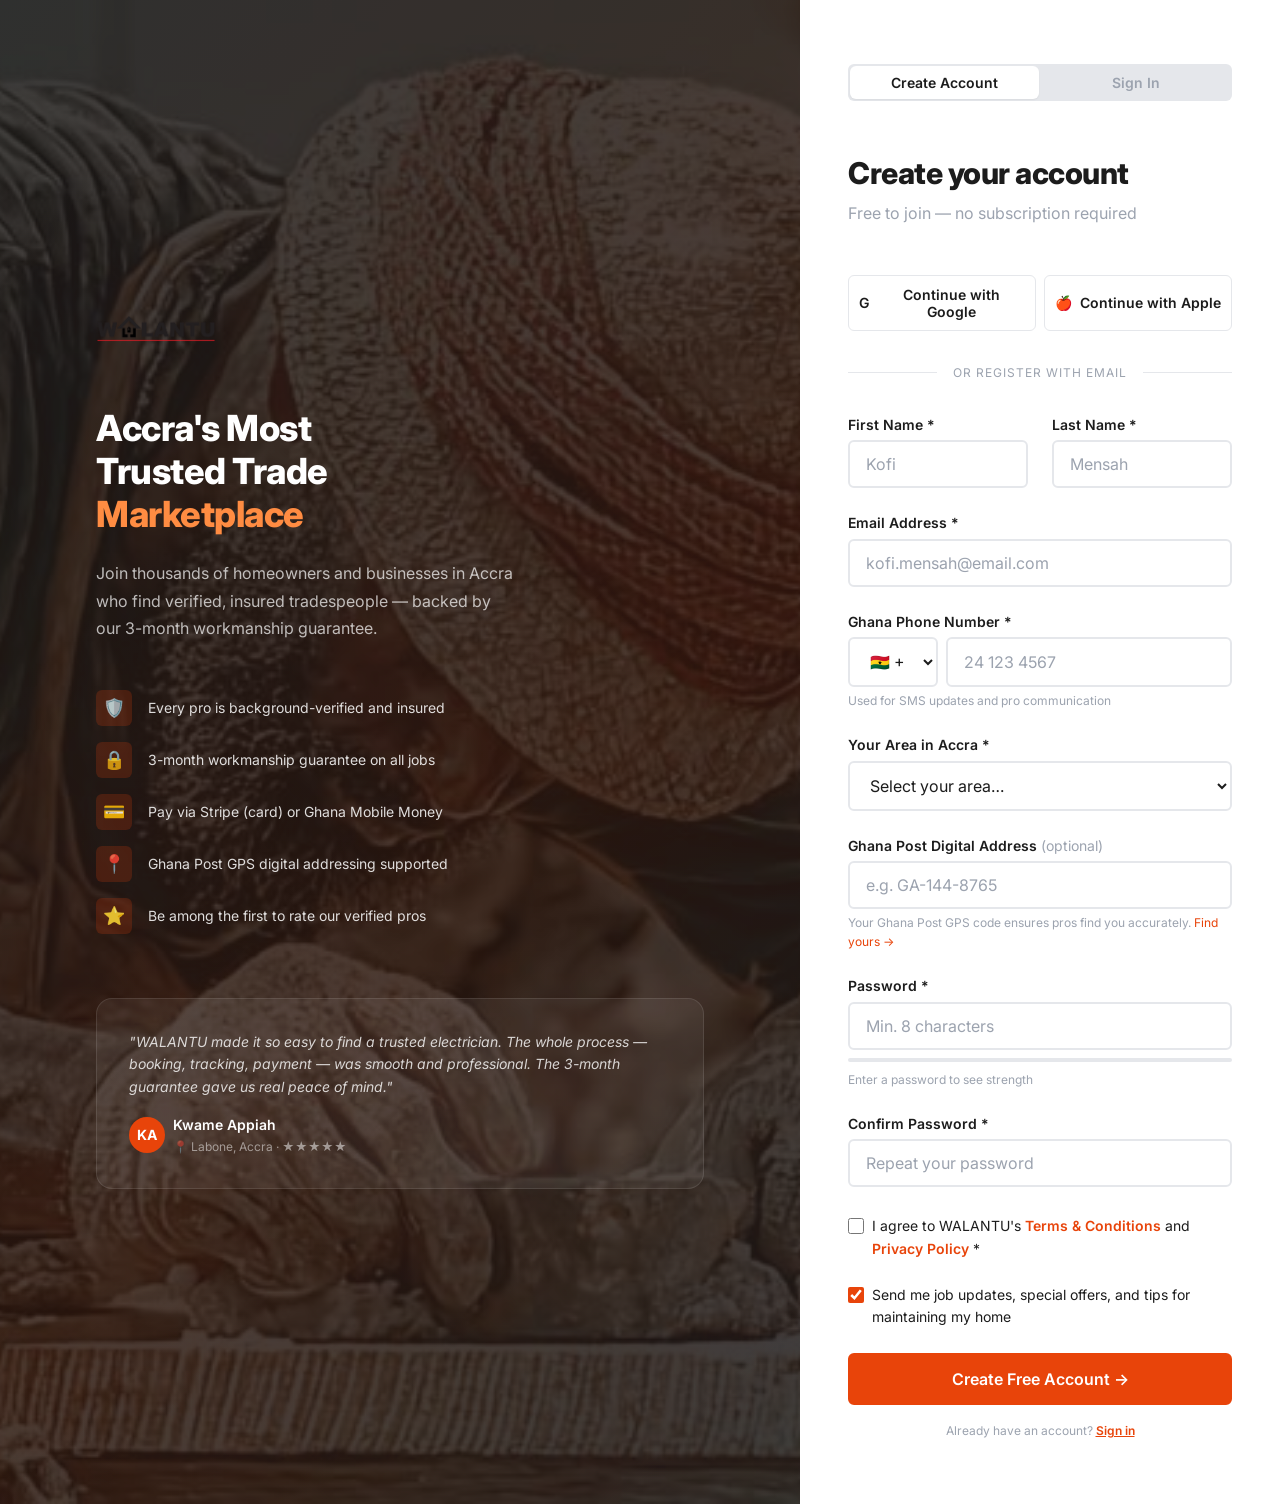
<file: profile.html>
<!DOCTYPE html>
<html lang="en">
<head>
    <meta charset="UTF-8">
    <meta name="viewport" content="width=device-width, initial-scale=1.0">
    <title>My Profile - WALANTU Trade Services</title>
    <link rel="icon" href="images/logoBlk.png" type="image/png">
    <link rel="stylesheet" href="css/style.css">
    <link rel="stylesheet" href="css/accessibility.css">
</head>
<body>
    <a href="#main-content" class="skip-link">Skip to main content</a>

    <header role="banner">
        <div class="container">
            <div class="nav-container">
                <div class="logo">
                    <img src="images/walantu-logo.jpg" alt="WALANTU" width="44" height="44">
                    <span class="logo-text">WALANTU</span>
                </div>
                <nav role="navigation" aria-label="Main navigation">
                    <button class="mobile-menu-toggle" aria-expanded="false" aria-controls="main-menu">
                        <span class="hamburger"></span>
                        <span class="sr-only">Menu</span>
                    </button>
                    <ul id="main-menu">
                        <li><a href="index.html">Home</a></li>
                        <li><a href="how-it-works.html">How It Works</a></li>
                        <li><a href="about.html">About</a></li>
                        <li><a href="profile.html" class="cta-button" aria-current="page">My Profile</a></li>
                    </ul>
                </nav>
            </div>
        </div>
    </header>

    <main id="main-content" role="main">
        <div class="container">
            <div class="profile-header">
                <h1>My Profile</h1>
                <p>Welcome back! Here's your service history and account information.</p>
            </div>

            <div class="profile-layout">
                <!-- Sidebar with user info -->
                <aside class="profile-sidebar" aria-labelledby="user-info-heading">
                    <div class="user-card">
                        <h2 id="user-info-heading">Account Information</h2>
                        <div class="user-details">
                            <div class="user-avatar">
                                <span id="user-initials">JD</span>
                            </div>
                            <div class="user-info">
                                <h3 id="user-full-name">Loading...</h3>
                                <p id="user-email">Loading...</p>
                                <p id="user-phone">Loading...</p>
                            </div>
                        </div>
                        <div class="user-stats">
                            <div class="stat">
                                <span class="stat-number" id="total-jobs">0</span>
                                <span class="stat-label">Total Jobs</span>
                            </div>
                            <div class="stat">
                                <span class="stat-number" id="completed-jobs">0</span>
                                <span class="stat-label">Completed</span>
                            </div>
                        </div>
                    </div>
                </aside>

                <!-- Main content with jobs -->
                <div class="profile-content">
                    <section class="jobs-section" aria-labelledby="jobs-heading">
                        <div class="section-header">
                            <h2 id="jobs-heading">My Jobs</h2>
                            <a href="booking.html" class="cta-button">Book New Service</a>
                        </div>

                        <div class="jobs-filter">
                            <button class="filter-btn active" data-filter="all">All Jobs</button>
                            <button class="filter-btn" data-filter="active">Active</button>
                            <button class="filter-btn" data-filter="completed">Completed</button>
                        </div>

                        <div class="jobs-list" id="jobs-list">
                            <!-- Jobs will be loaded by JavaScript -->
                            <div class="loading-message">Loading your jobs...</div>
                        </div>
                    </section>

                    <!-- Job Details Modal -->
                    <div id="job-modal" class="modal" aria-hidden="true" role="dialog" aria-labelledby="modal-title">
                        <div class="modal-content">
                            <button class="modal-close" aria-label="Close modal">&times;</button>
                            <h2 id="modal-title">Job Details</h2>
                            <div id="modal-content">
                                <!-- Job details will be loaded here -->
                            </div>
                        </div>
                    </div>
                </div>
            </div>
        </div>
    </main>

    <footer role="contentinfo">
        <div class="container">
            <div class="footer-content">
                <div class="footer-section">
                    <h3>WALANTU Trade Services</h3>
                    <p>Your trusted partner for quality trade services in Accra</p>
                </div>
                <div class="footer-section">
                    <h4>Quick Links</h4>
                    <ul>
                        <li><a href="index.html">Home</a></li>
                        <li><a href="how-it-works.html">How It Works</a></li>
                        <li><a href="about.html">About Us</a></li>
                    </ul>
                </div>
                <div class="footer-section">
                    <h4>Contact</h4>
                    <p>Email: info@walantu.com</p>
                    <p>Phone: +233 24 123 4567</p>
                </div>
            </div>
            <div class="footer-bottom">
                <p>&copy; 2024 WALANTU Trade Services. All rights reserved.</p>
            </div>
        </div>
    </footer>

    <script src="js/main.js"></script>
    <script src="js/profile.js"></script>
</body>
</html>
</file>
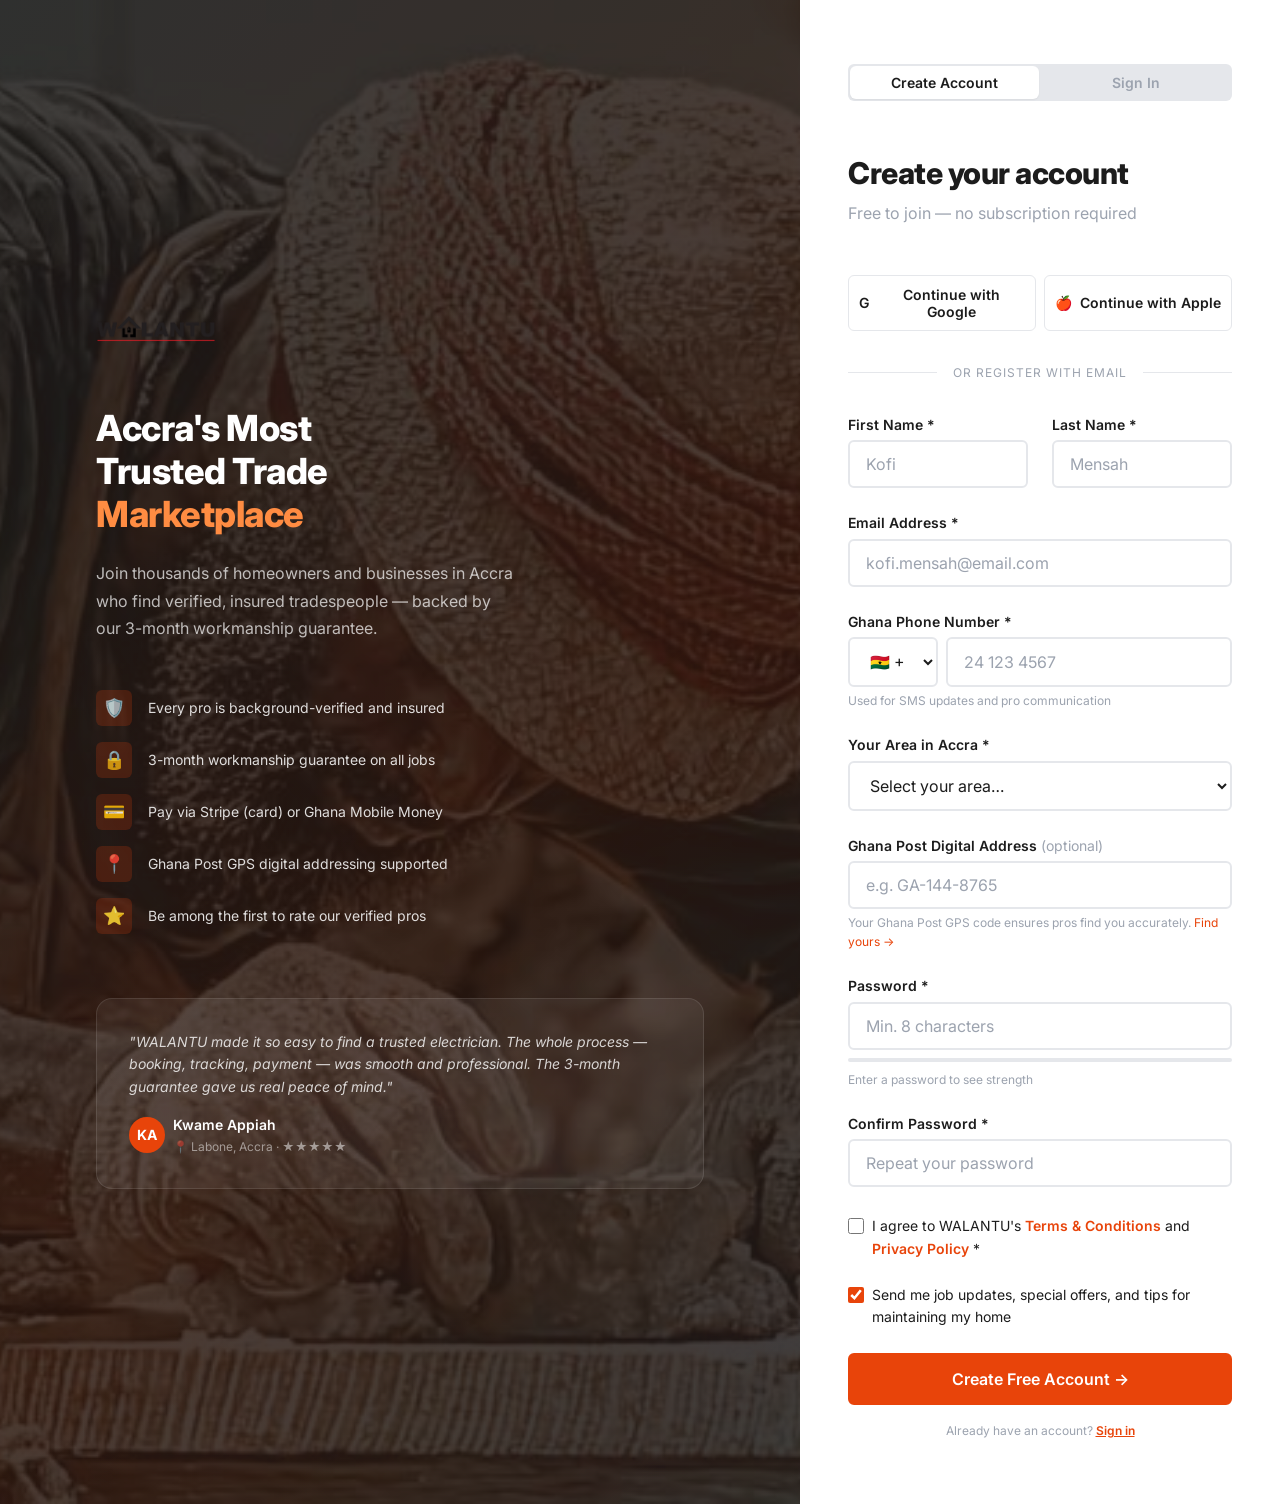
<file: registration.html>
<!DOCTYPE html>
<html lang="en">
<head>
    <meta charset="UTF-8">
    <meta name="viewport" content="width=device-width, initial-scale=1.0">
    <meta name="description" content="Create your free WALANTU account and start booking trusted trade services in Accra, Ghana.">
    <title>Create Account | WALANTU Trade Services</title>
    <link rel="icon" href="images/logoBlk.png" type="image/png">
    <link rel="stylesheet" href="css/style.css">
    <link rel="preconnect" href="https://fonts.googleapis.com">
    <link href="https://fonts.googleapis.com/css2?family=Inter:wght@400;500;600;700;800&display=swap" rel="stylesheet">
    <style>
        .auth-page {
            min-height: 100vh;
            display: grid;
            grid-template-columns: 1fr 480px;
        }

        /* Left panel - brand */
        .auth-brand {
            background: linear-gradient(135deg, #1C1C1C 0%, #2D1810 60%, #1C1C1C 100%);
            position: relative;
            display: flex;
            flex-direction: column;
            justify-content: center;
            padding: var(--space-4xl);
            overflow: hidden;
        }
        .auth-brand-bg {
            position: absolute;
            inset: 0;
            background-image: url('images/workmen-banner-2.jpg');
            background-size: cover;
            background-position: center;
            opacity: 0.15;
        }
        .auth-brand-content { position: relative; z-index: 1; }

        .auth-brand-logo {
            display: flex;
            align-items: center;
            gap: var(--space-sm);
            margin-bottom: var(--space-3xl);
        }
        .auth-brand-logo .logo-text { color: #fff; font-size: var(--font-size-2xl); }

        .auth-brand-title {
            font-size: var(--font-size-4xl);
            font-weight: 800;
            color: #fff;
            line-height: 1.2;
            margin-bottom: var(--space-lg);
            letter-spacing: -0.5px;
        }
        .auth-brand-title span { color: var(--accent); }

        .auth-brand-desc {
            color: rgba(255,255,255,0.7);
            font-size: var(--font-size-base);
            line-height: 1.7;
            margin-bottom: var(--space-2xl);
            max-width: 420px;
        }

        .auth-features {
            display: flex;
            flex-direction: column;
            gap: var(--space-md);
        }
        .auth-feature {
            display: flex;
            align-items: center;
            gap: var(--space-md);
            color: rgba(255,255,255,0.85);
            font-size: var(--font-size-sm);
        }
        .auth-feature-icon {
            width: 36px;
            height: 36px;
            background: rgba(232,68,10,0.2);
            border-radius: var(--radius-sm);
            display: flex;
            align-items: center;
            justify-content: center;
            font-size: 18px;
            flex-shrink: 0;
        }

        .auth-testimonial {
            margin-top: var(--space-3xl);
            background: rgba(255,255,255,0.06);
            border: 1px solid rgba(255,255,255,0.1);
            border-radius: var(--radius-lg);
            padding: var(--space-xl);
        }
        .auth-testimonial-text {
            color: rgba(255,255,255,0.8);
            font-size: var(--font-size-sm);
            line-height: 1.6;
            font-style: italic;
            margin-bottom: var(--space-md);
        }
        .auth-testimonial-author {
            display: flex;
            align-items: center;
            gap: var(--space-sm);
        }
        .auth-testimonial-avatar {
            width: 36px;
            height: 36px;
            border-radius: 50%;
            background: var(--primary);
            display: flex;
            align-items: center;
            justify-content: center;
            font-weight: 700;
            font-size: var(--font-size-sm);
            color: #fff;
        }
        .auth-testimonial-name { color: #fff; font-weight: 600; font-size: var(--font-size-sm); }
        .auth-testimonial-location { color: rgba(255,255,255,0.5); font-size: var(--font-size-xs); }

        /* Right panel - form */
        .auth-form-panel {
            background: var(--background);
            display: flex;
            flex-direction: column;
            justify-content: center;
            padding: var(--space-3xl) var(--space-2xl);
            overflow-y: auto;
        }

        .auth-tabs {
            display: grid;
            grid-template-columns: 1fr 1fr;
            gap: 2px;
            background: var(--border);
            border-radius: var(--radius-sm);
            padding: 2px;
            margin-bottom: var(--space-2xl);
        }
        .auth-tab-btn {
            padding: var(--space-sm) var(--space-md);
            border: none;
            background: transparent;
            border-radius: var(--radius-sm);
            font-size: var(--font-size-sm);
            font-weight: 600;
            color: var(--text-muted);
            cursor: pointer;
            transition: var(--transition);
            font-family: var(--font-primary);
        }
        .auth-tab-btn.active {
            background: #fff;
            color: var(--text);
            box-shadow: var(--shadow-xs);
        }

        .auth-form-title {
            font-size: var(--font-size-3xl);
            font-weight: 800;
            color: var(--text);
            margin-bottom: var(--space-xs);
            letter-spacing: -0.5px;
        }
        .auth-form-subtitle {
            color: var(--text-muted);
            font-size: var(--font-size-base);
            margin-bottom: var(--space-2xl);
        }

        .social-login {
            display: grid;
            grid-template-columns: 1fr 1fr;
            gap: var(--space-sm);
            margin-bottom: var(--space-xl);
        }
        .social-btn {
            display: flex;
            align-items: center;
            justify-content: center;
            gap: var(--space-sm);
            padding: 10px;
            border: 1px solid var(--border);
            border-radius: var(--radius-sm);
            font-size: var(--font-size-sm);
            font-weight: 600;
            cursor: pointer;
            background: #fff;
            color: var(--text);
            transition: var(--transition);
            font-family: var(--font-primary);
        }
        .social-btn:hover { border-color: var(--primary); background: var(--bg-light); }

        .divider-text {
            display: flex;
            align-items: center;
            gap: var(--space-md);
            margin: var(--space-xl) 0;
            color: var(--text-muted);
            font-size: var(--font-size-xs);
            text-transform: uppercase;
            letter-spacing: 1px;
        }
        .divider-text::before,
        .divider-text::after {
            content: '';
            flex: 1;
            border-top: 1px solid var(--border);
        }

        .password-strength {
            height: 4px;
            background: var(--border);
            border-radius: var(--radius-full);
            margin-top: var(--space-xs);
            overflow: hidden;
        }
        .password-strength-fill {
            height: 100%;
            border-radius: var(--radius-full);
            transition: width 0.3s, background 0.3s;
            width: 0%;
            background: var(--error);
        }
        .password-strength-label {
            font-size: var(--font-size-xs);
            margin-top: 4px;
        }

        .form-panel { display: none; }
        .form-panel.active { display: block; }

        @media (max-width: 900px) {
            .auth-page { grid-template-columns: 1fr; }
            .auth-brand { display: none; }
            .auth-form-panel { padding: var(--space-xl); min-height: 100vh; }
        }
    </style>
</head>
<body>
    <a href="#main-content" class="skip-link">Skip to main content</a>

    <div class="auth-page">

        <!-- ===== LEFT: Brand Panel ===== -->
        <aside class="auth-brand" aria-hidden="true">
            <div class="auth-brand-bg"></div>
            <div class="auth-brand-content">

                <div class="auth-brand-logo">
                    <img src="images/logoFull.png" alt="WALANTU" width="120" height="auto" style="object-fit:contain" onerror="this.style.display='none'">
                </div>

                <h2 class="auth-brand-title">
                    Accra's Most<br>Trusted Trade<br><span>Marketplace</span>
                </h2>

                <p class="auth-brand-desc">
                    Join thousands of homeowners and businesses in Accra who find verified, insured tradespeople — backed by our 3-month workmanship guarantee.
                </p>

                <div class="auth-features">
                    <div class="auth-feature">
                        <div class="auth-feature-icon">🛡️</div>
                        <span>Every pro is background-verified and insured</span>
                    </div>
                    <div class="auth-feature">
                        <div class="auth-feature-icon">🔒</div>
                        <span>3-month workmanship guarantee on all jobs</span>
                    </div>
                    <div class="auth-feature">
                        <div class="auth-feature-icon">💳</div>
                        <span>Pay via Stripe (card) or Ghana Mobile Money</span>
                    </div>
                    <div class="auth-feature">
                        <div class="auth-feature-icon">📍</div>
                        <span>Ghana Post GPS digital addressing supported</span>
                    </div>
                    <div class="auth-feature">
                        <div class="auth-feature-icon">⭐</div>
                        <span>Be among the first to rate our verified pros</span>
                    </div>
                </div>

                <div class="auth-testimonial">
                    <div class="auth-testimonial-text">
                        "WALANTU made it so easy to find a trusted electrician. The whole process — booking, tracking, payment — was smooth and professional. The 3-month guarantee gave us real peace of mind."
                    </div>
                    <div class="auth-testimonial-author">
                        <div class="auth-testimonial-avatar">KA</div>
                        <div>
                            <div class="auth-testimonial-name">Kwame Appiah</div>
                            <div class="auth-testimonial-location">📍 Labone, Accra · ★★★★★</div>
                        </div>
                    </div>
                </div>

            </div>
        </aside>

        <!-- ===== RIGHT: Form Panel ===== -->
        <main id="main-content" class="auth-form-panel">

            <div class="auth-tabs" role="tablist" aria-label="Sign in or create account">
                <button class="auth-tab-btn active" role="tab" id="tab-register-btn" aria-selected="true" aria-controls="panel-register" onclick="switchAuthTab('register')">
                    Create Account
                </button>
                <button class="auth-tab-btn" role="tab" id="tab-login-btn" aria-selected="false" aria-controls="panel-login" onclick="switchAuthTab('login')">
                    Sign In
                </button>
            </div>

            <!-- ===== REGISTER PANEL ===== -->
            <div id="panel-register" class="form-panel active" role="tabpanel" aria-labelledby="tab-register-btn">
                <h1 class="auth-form-title">Create your account</h1>
                <p class="auth-form-subtitle">Free to join — no subscription required</p>

                <div class="social-login">
                    <button class="social-btn" onclick="alert('Google sign-up — connect to Firebase or Google OAuth in production')">
                        <span>G</span> Continue with Google
                    </button>
                    <button class="social-btn" onclick="alert('Apple sign-up — connect to Sign in with Apple in production')">
                        <span>🍎</span> Continue with Apple
                    </button>
                </div>

                <div class="divider-text">or register with email</div>

                <form id="registration-form" novalidate>
                    <div class="form-row">
                        <div class="form-group">
                            <label class="form-label" for="reg-firstname">First Name *</label>
                            <input type="text" id="reg-firstname" class="form-control" name="firstname" required autocomplete="given-name" placeholder="Kofi">
                        </div>
                        <div class="form-group">
                            <label class="form-label" for="reg-lastname">Last Name *</label>
                            <input type="text" id="reg-lastname" class="form-control" name="lastname" required autocomplete="family-name" placeholder="Mensah">
                        </div>
                    </div>

                    <div class="form-group">
                        <label class="form-label" for="reg-email">Email Address *</label>
                        <input type="email" id="reg-email" class="form-control" name="email" required autocomplete="email" placeholder="kofi.mensah@email.com">
                    </div>

                    <div class="form-group">
                        <label class="form-label" for="reg-phone">Ghana Phone Number *</label>
                        <div style="display:flex; gap:var(--space-sm)">
                            <select class="form-control form-select" style="width:90px; flex-shrink:0" aria-label="Country code">
                                <option value="+233">🇬🇭 +233</option>
                            </select>
                            <input type="tel" id="reg-phone" class="form-control" name="phone" required autocomplete="tel-national" placeholder="24 123 4567" pattern="[0-9]{9,10}" maxlength="10" aria-describedby="phone-hint">
                        </div>
                        <span class="form-hint" id="phone-hint">Used for SMS updates and pro communication</span>
                    </div>

                    <div class="form-group">
                        <label class="form-label" for="reg-area">Your Area in Accra *</label>
                        <select id="reg-area" class="form-control form-select" name="area" required>
                            <option value="">Select your area…</option>
                            <optgroup label="Popular Areas">
                                <option>East Legon</option>
                                <option>Labone</option>
                                <option>Airport Hills</option>
                                <option>Cantonments</option>
                                <option>Osu</option>
                                <option>Adenta</option>
                                <option>Dansoman</option>
                                <option>Kasoa</option>
                                <option>Spintex</option>
                                <option>Tema</option>
                                <option>Achimota</option>
                                <option>Madina</option>
                                <option>Dome</option>
                                <option>Kumasi Road</option>
                            </optgroup>
                            <optgroup label="Other">
                                <option>Other (please specify)</option>
                            </optgroup>
                        </select>
                    </div>

                    <div class="form-group">
                        <label class="form-label" for="reg-digital-address">Ghana Post Digital Address <span style="color:var(--text-muted); font-weight:400">(optional)</span></label>
                        <input type="text" id="reg-digital-address" class="form-control" name="digital_address" placeholder="e.g. GA-144-8765" pattern="[A-Z]{2}-\d{3}-\d{4}" aria-describedby="gps-hint-reg">
                        <span class="form-hint" id="gps-hint-reg">Your Ghana Post GPS code ensures pros find you accurately. <a href="https://ghanapostgps.com" target="_blank" rel="noopener" style="color:var(--primary)">Find yours →</a></span>
                    </div>

                    <div class="form-group">
                        <label class="form-label" for="reg-password">Password *</label>
                        <input type="password" id="reg-password" class="form-control" name="password" required minlength="8" autocomplete="new-password" placeholder="Min. 8 characters" aria-describedby="password-strength-label">
                        <div class="password-strength" aria-hidden="true">
                            <div class="password-strength-fill" id="password-strength-fill"></div>
                        </div>
                        <span class="password-strength-label text-muted" id="password-strength-label">Enter a password to see strength</span>
                    </div>

                    <div class="form-group">
                        <label class="form-label" for="reg-confirm-password">Confirm Password *</label>
                        <input type="password" id="reg-confirm-password" class="form-control" name="confirm_password" required autocomplete="new-password" placeholder="Repeat your password">
                        <span class="form-hint" id="password-match-hint"></span>
                    </div>

                    <div class="form-group">
                        <label style="display:flex; align-items:flex-start; gap:var(--space-sm); cursor:pointer; font-size:var(--font-size-sm)">
                            <input type="checkbox" id="reg-terms" required style="margin-top:3px; accent-color:var(--primary); width:16px; height:16px; flex-shrink:0">
                            <span>I agree to WALANTU's <a href="terms.html" target="_blank" style="color:var(--primary); font-weight:600">Terms &amp; Conditions</a> and <a href="#" style="color:var(--primary); font-weight:600">Privacy Policy</a> *</span>
                        </label>
                    </div>

                    <div class="form-group">
                        <label style="display:flex; align-items:flex-start; gap:var(--space-sm); cursor:pointer; font-size:var(--font-size-sm)">
                            <input type="checkbox" id="reg-marketing" checked style="margin-top:3px; accent-color:var(--primary); width:16px; height:16px; flex-shrink:0">
                            <span>Send me job updates, special offers, and tips for maintaining my home</span>
                        </label>
                    </div>

                    <div id="reg-error" class="alert alert-error" style="display:none" role="alert" aria-live="polite">
                        <span class="alert-icon">⚠️</span>
                        <div class="alert-text" id="reg-error-text">Please fill in all required fields.</div>
                    </div>

                    <button type="submit" class="btn btn-primary btn-lg btn-full" id="reg-submit-btn">
                        Create Free Account →
                    </button>

                    <p style="text-align:center; font-size:var(--font-size-xs); color:var(--text-muted); margin-top:var(--space-md)">
                        Already have an account? <button onclick="switchAuthTab('login')" style="border:none; background:none; color:var(--primary); font-weight:600; cursor:pointer; font-size:inherit; font-family:inherit; text-decoration:underline">Sign in</button>
                    </p>
                </form>
            </div>

            <!-- ===== LOGIN PANEL ===== -->
            <div id="panel-login" class="form-panel" role="tabpanel" aria-labelledby="tab-login-btn">
                <h1 class="auth-form-title">Welcome back</h1>
                <p class="auth-form-subtitle">Sign in to your WALANTU account</p>

                <div class="social-login">
                    <button class="social-btn">
                        <span>G</span> Continue with Google
                    </button>
                    <button class="social-btn">
                        <span>🍎</span> Continue with Apple
                    </button>
                </div>

                <div class="divider-text">or sign in with email</div>

                <!-- Demo credentials hint -->
                <div style="background:#FFF8F5;border:1px solid var(--primary);border-radius:var(--radius-sm);padding:var(--space-sm) var(--space-md);margin-bottom:var(--space-lg);font-size:var(--font-size-xs);color:var(--text-muted)">
                    <strong style="color:var(--primary)">Demo account:</strong>
                    kofi.mensah@email.com / Walantu123!
                </div>

                <form id="login-form" novalidate>
                    <div class="form-group">
                        <label class="form-label" for="login-email">Email Address</label>
                        <input type="email" id="login-email" class="form-control" required autocomplete="email" placeholder="your@email.com">
                    </div>

                    <div class="form-group">
                        <div style="display:flex; justify-content:space-between; align-items:center; margin-bottom:var(--space-xs)">
                            <label class="form-label" for="login-password" style="margin-bottom:0">Password</label>
                            <a href="#" style="font-size:var(--font-size-xs); color:var(--primary)">Forgot password?</a>
                        </div>
                        <input type="password" id="login-password" class="form-control" required autocomplete="current-password" placeholder="Your password">
                    </div>

                    <div class="form-group">
                        <label style="display:flex; align-items:center; gap:var(--space-sm); cursor:pointer; font-size:var(--font-size-sm)">
                            <input type="checkbox" style="accent-color:var(--primary); width:16px; height:16px">
                            <span>Keep me signed in</span>
                        </label>
                    </div>

                    <button type="submit" class="btn btn-primary btn-lg btn-full">
                        Sign In →
                    </button>

                    <p style="text-align:center; font-size:var(--font-size-xs); color:var(--text-muted); margin-top:var(--space-md)">
                        Don't have an account? <button onclick="switchAuthTab('register')" style="border:none; background:none; color:var(--primary); font-weight:600; cursor:pointer; font-size:inherit; font-family:inherit; text-decoration:underline">Create one free</button>
                    </p>
                </form>
            </div>

        </main>
    </div>

    <script src="js/users.js"></script>
    <script src="js/registration.js"></script>
    <script>
        // ============================================================
        // Auth tab switching
        // ============================================================
        function switchAuthTab(tab) {
            document.querySelectorAll('.auth-tab-btn').forEach(b => {
                b.classList.remove('active');
                b.setAttribute('aria-selected', 'false');
            });
            document.querySelectorAll('.form-panel').forEach(p => p.classList.remove('active'));

            document.getElementById('tab-' + tab + '-btn').classList.add('active');
            document.getElementById('tab-' + tab + '-btn').setAttribute('aria-selected', 'true');
            document.getElementById('panel-' + tab).classList.add('active');
        }

        // ============================================================
        // Password strength indicator
        // ============================================================
        const pwField = document.getElementById('reg-password');
        const pwFill = document.getElementById('password-strength-fill');
        const pwLabel = document.getElementById('password-strength-label');

        if (pwField) {
            pwField.addEventListener('input', () => {
                const val = pwField.value;
                let score = 0;
                if (val.length >= 8) score++;
                if (/[A-Z]/.test(val)) score++;
                if (/[0-9]/.test(val)) score++;
                if (/[^A-Za-z0-9]/.test(val)) score++;

                const levels = [
                    { pct: '0%',   color: 'var(--border)',   text: 'Enter a password' },
                    { pct: '25%',  color: 'var(--error)',    text: 'Weak password' },
                    { pct: '50%',  color: 'var(--warning)',  text: 'Fair password' },
                    { pct: '75%',  color: 'var(--info)',     text: 'Good password' },
                    { pct: '100%', color: 'var(--success)',  text: 'Strong password ✓' },
                ];
                const level = val.length === 0 ? levels[0] : levels[score];
                pwFill.style.width = level.pct;
                pwFill.style.background = level.color;
                pwLabel.textContent = level.text;
                pwLabel.style.color = level.color;
            });
        }

        // ============================================================
        // Password match
        // ============================================================
        const confirmField = document.getElementById('reg-confirm-password');
        const matchHint = document.getElementById('password-match-hint');

        if (confirmField) {
            confirmField.addEventListener('input', () => {
                if (!confirmField.value) { matchHint.textContent = ''; return; }
                const match = confirmField.value === pwField?.value;
                matchHint.textContent = match ? '✓ Passwords match' : '✗ Passwords do not match';
                matchHint.style.color = match ? 'var(--success)' : 'var(--error)';
                confirmField.setCustomValidity(match ? '' : 'Passwords do not match');
            });
        }

        // ============================================================
        // Register form submission
        // ============================================================
        const regForm = document.getElementById('registration-form');
        const regError = document.getElementById('reg-error');
        const regErrorText = document.getElementById('reg-error-text');
        const regSubmitBtn = document.getElementById('reg-submit-btn');

        if (regForm) {
            regForm.addEventListener('submit', async (e) => {
                e.preventDefault();

                if (!regForm.checkValidity()) {
                    regErrorText.textContent = 'Please fill in all required fields correctly.';
                    regError.style.display = 'flex';
                    regForm.querySelector(':invalid')?.focus();
                    return;
                }

                regError.style.display = 'none';
                regSubmitBtn.disabled = true;
                regSubmitBtn.textContent = '⏳ Creating account…';

                // Simulate account creation
                await new Promise(r => setTimeout(r, 1500));

                // Redirect to dashboard
                window.location.href = 'dashboard.html';
            });
        }

        // ============================================================
        // Login form submission
        // ============================================================
        const loginForm = document.getElementById('login-form');
        if (loginForm) {
            // Inject error element if not present
            if (!document.getElementById('login-error')) {
                const errDiv = document.createElement('div');
                errDiv.id = 'login-error';
                errDiv.className = 'alert alert-error';
                errDiv.style.display = 'none';
                errDiv.setAttribute('role', 'alert');
                errDiv.innerHTML = '<span class="alert-icon">⚠️</span><div class="alert-text" id="login-error-text"></div>';
                loginForm.querySelector('[type=submit]').before(errDiv);
            }

            loginForm.addEventListener('submit', async (e) => {
                e.preventDefault();
                const btn = loginForm.querySelector('[type=submit]');
                const emailVal = document.getElementById('login-email').value.trim();
                const passVal  = document.getElementById('login-password').value;
                const errBox   = document.getElementById('login-error');
                const errText  = document.getElementById('login-error-text');

                errBox.style.display = 'none';
                btn.disabled = true;
                btn.textContent = '⏳ Signing in…';

                await new Promise(r => setTimeout(r, 800));

                const user = walantuLogin(emailVal, passVal);
                if (user) {
                    walantuSetSession(user);
                    window.location.href = 'dashboard.html';
                } else {
                    btn.disabled = false;
                    btn.textContent = 'Sign In →';
                    errText.textContent = 'Incorrect email or password. Please try again.';
                    errBox.style.display = 'flex';
                    document.getElementById('login-password').value = '';
                    document.getElementById('login-password').focus();
                }
            });
        }
    </script>
</body>
</html>
</file>
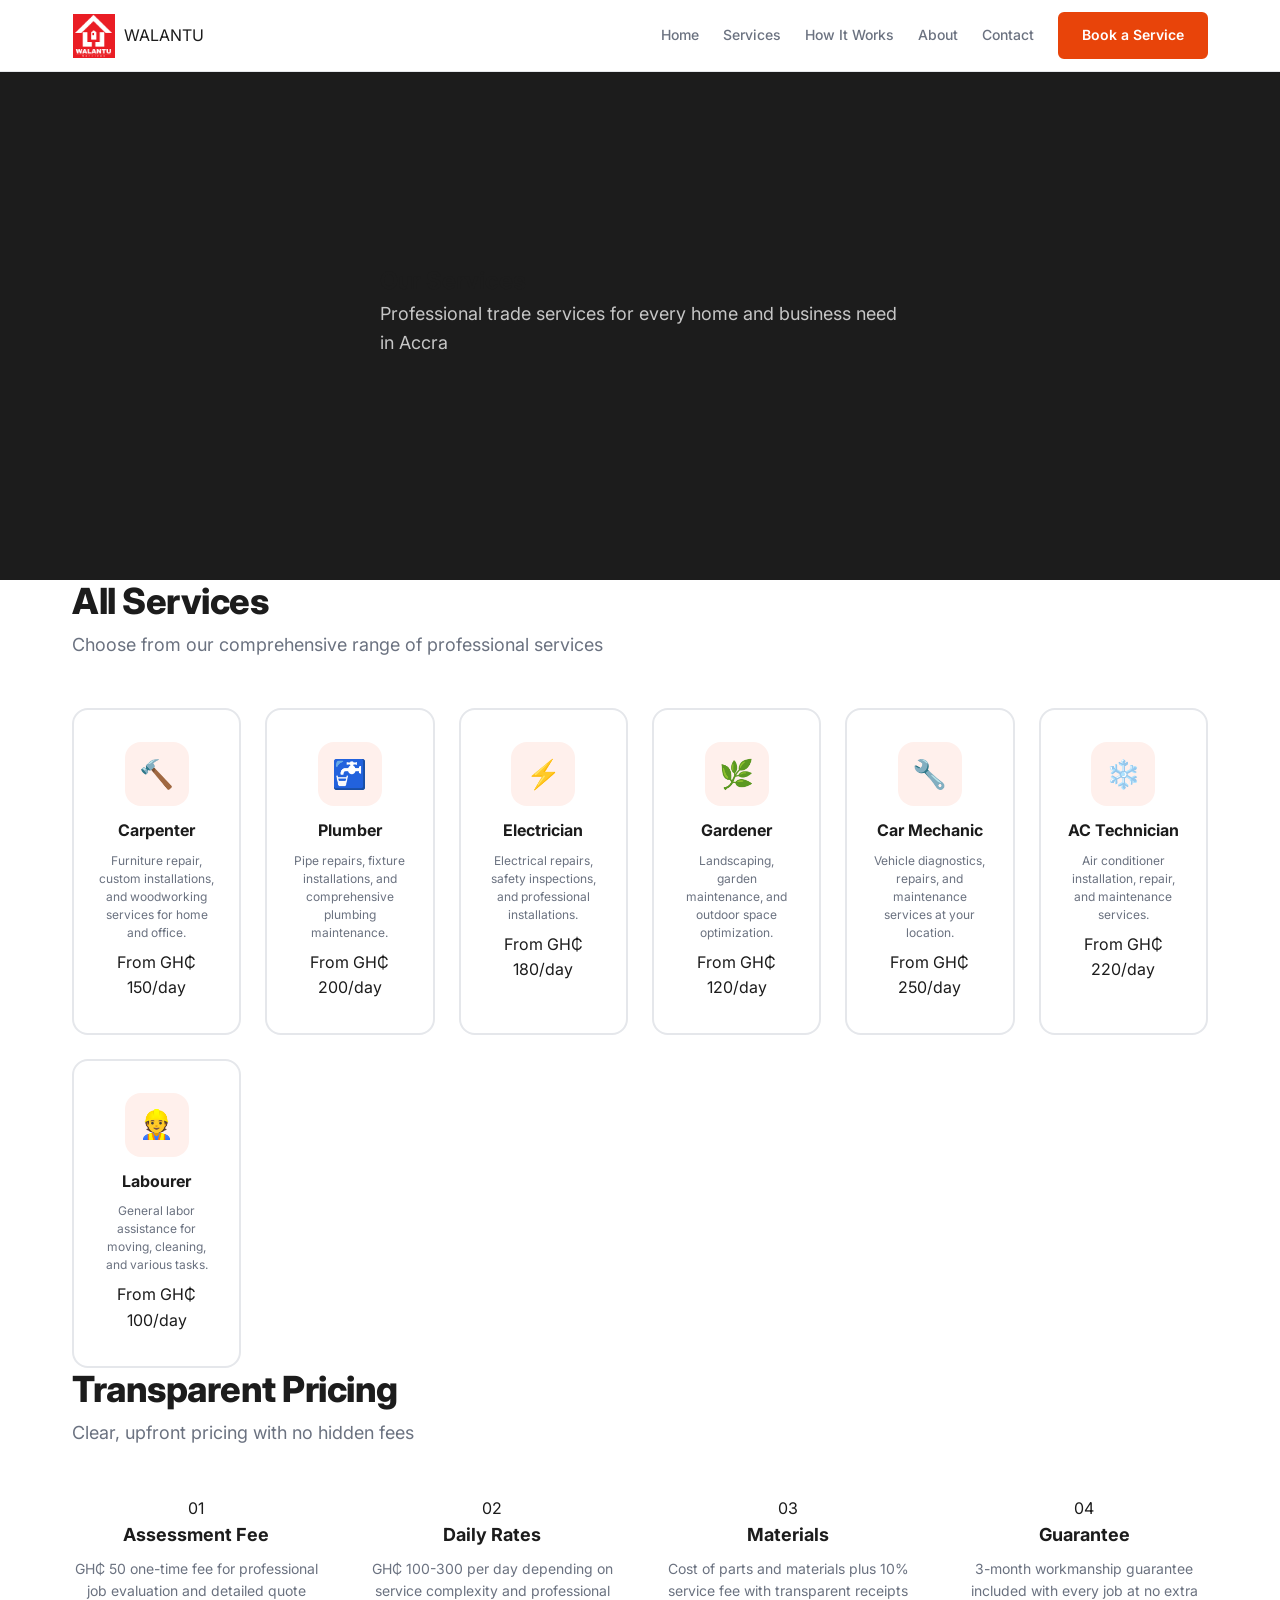
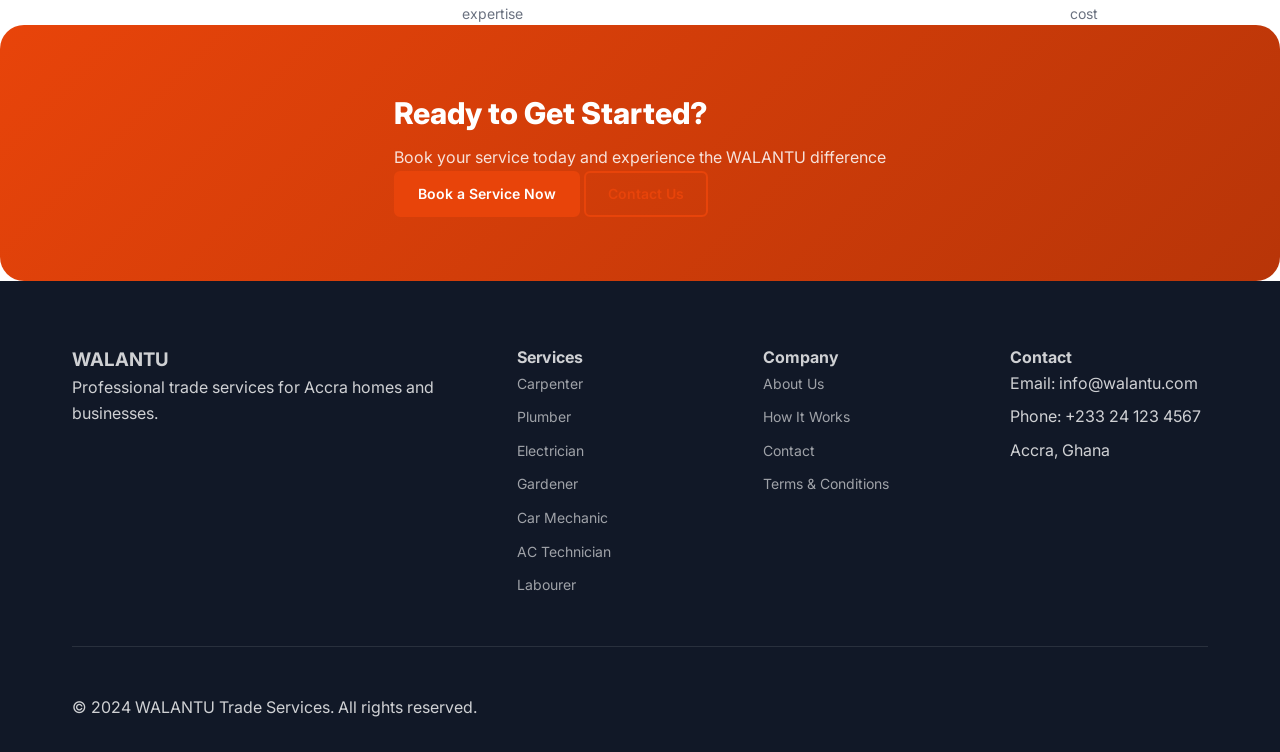
<file: services.html>
<!DOCTYPE html>
<html lang="en">
<head>
    <meta charset="UTF-8">
    <meta name="viewport" content="width=device-width, initial-scale=1.0">
    <title>Our Services - WALANTU Trade Services</title>
    <link rel="icon" href="images/logoBlk.png" type="image/png">
    <link rel="stylesheet" href="css/style.css">
    <link rel="stylesheet" href="css/accessibility.css">
    <link rel="preconnect" href="https://fonts.googleapis.com">
    <link rel="preconnect" href="https://fonts.gstatic.com" crossorigin>
    <link href="https://fonts.googleapis.com/css2?family=Inter:wght@300;400;500;600&display=swap" rel="stylesheet">
</head>
<body>
    <a href="#main-content" class="skip-link">Skip to main content</a>

    <header class="header" role="banner">
        <div class="container header-container">
            <a href="index.html" class="logo">
                <img src="images/walantu-logo.jpg" alt="WALANTU" width="40" height="40">
                <span>WALANTU</span>
            </a>
            
            <nav class="nav" role="navigation" aria-label="Main navigation">
                <a href="index.html" class="nav-link">Home</a>
                <a href="services.html" class="nav-link" aria-current="page">Services</a>
                <a href="how-it-works.html" class="nav-link">How It Works</a>
                <a href="about.html" class="nav-link">About</a>
                <a href="contact.html" class="nav-link">Contact</a>
                <a href="booking.html" class="cta-button">Book a Service</a>
            </nav>

            <button class="mobile-menu-toggle" aria-expanded="false" aria-controls="main-navigation">
                <span class="hamburger"></span>
                <span class="sr-only">Menu</span>
            </button>
        </div>
    </header>

    <main id="main-content" role="main">
        <!-- Hero Section -->
        <section class="hero" aria-labelledby="services-heading">
            <div class="container">
                <div class="hero-content">
                    <h1 id="services-heading">Our Services</h1>
                    <p class="hero-subtitle">Professional trade services for every home and business need in Accra</p>
                </div>
            </div>
        </section>

        <!-- Services Grid -->
        <section class="categories-section" aria-labelledby="categories-heading">
            <div class="container">
                <div class="section-header">
                    <h2 id="categories-heading" class="section-title">All Services</h2>
                    <p class="section-subtitle">Choose from our comprehensive range of professional services</p>
                </div>
                
                <div class="categories-grid">
                    <a href="booking.html?service=Carpenter" class="category-card">
                        <div class="category-icon">🔨</div>
                        <h3 class="category-title">Carpenter</h3>
                        <p class="category-description">Furniture repair, custom installations, and woodworking services for home and office.</p>
                        <div class="service-meta">
                            <span class="service-rate">From GH₵ 150/day</span>
                        </div>
                    </a>
                    
                    <a href="booking.html?service=Plumber" class="category-card">
                        <div class="category-icon">🚰</div>
                        <h3 class="category-title">Plumber</h3>
                        <p class="category-description">Pipe repairs, fixture installations, and comprehensive plumbing maintenance.</p>
                        <div class="service-meta">
                            <span class="service-rate">From GH₵ 200/day</span>
                        </div>
                    </a>
                    
                    <a href="booking.html?service=Electrician" class="category-card">
                        <div class="category-icon">⚡</div>
                        <h3 class="category-title">Electrician</h3>
                        <p class="category-description">Electrical repairs, safety inspections, and professional installations.</p>
                        <div class="service-meta">
                            <span class="service-rate">From GH₵ 180/day</span>
                        </div>
                    </a>
                    
                    <a href="booking.html?service=Gardener" class="category-card">
                        <div class="category-icon">🌿</div>
                        <h3 class="category-title">Gardener</h3>
                        <p class="category-description">Landscaping, garden maintenance, and outdoor space optimization.</p>
                        <div class="service-meta">
                            <span class="service-rate">From GH₵ 120/day</span>
                        </div>
                    </a>
                    
                    <a href="booking.html?service=Car mechanic" class="category-card">
                        <div class="category-icon">🔧</div>
                        <h3 class="category-title">Car Mechanic</h3>
                        <p class="category-description">Vehicle diagnostics, repairs, and maintenance services at your location.</p>
                        <div class="service-meta">
                            <span class="service-rate">From GH₵ 250/day</span>
                        </div>
                    </a>
                    
                    <a href="booking.html?service=Air conditioner electrician" class="category-card">
                        <div class="category-icon">❄️</div>
                        <h3 class="category-title">AC Technician</h3>
                        <p class="category-description">Air conditioner installation, repair, and maintenance services.</p>
                        <div class="service-meta">
                            <span class="service-rate">From GH₵ 220/day</span>
                        </div>
                    </a>
                    
                    <a href="booking.html?service=Labourer" class="category-card">
                        <div class="category-icon">👷</div>
                        <h3 class="category-title">Labourer</h3>
                        <p class="category-description">General labor assistance for moving, cleaning, and various tasks.</p>
                        <div class="service-meta">
                            <span class="service-rate">From GH₵ 100/day</span>
                        </div>
                    </a>
                </div>
            </div>
        </section>

        <!-- Pricing Section -->
        <section class="process" aria-labelledby="pricing-heading">
            <div class="container">
                <div class="section-header">
                    <h2 id="pricing-heading" class="section-title">Transparent Pricing</h2>
                    <p class="section-subtitle">Clear, upfront pricing with no hidden fees</p>
                </div>
                
                <div class="process-steps">
                    <div class="process-step">
                        <div class="step-number">01</div>
                        <h3 class="step-title">Assessment Fee</h3>
                        <p class="step-description">GH₵ 50 one-time fee for professional job evaluation and detailed quote</p>
                    </div>
                    
                    <div class="process-step">
                        <div class="step-number">02</div>
                        <h3 class="step-title">Daily Rates</h3>
                        <p class="step-description">GH₵ 100-300 per day depending on service complexity and professional expertise</p>
                    </div>
                    
                    <div class="process-step">
                        <div class="step-number">03</div>
                        <h3 class="step-title">Materials</h3>
                        <p class="step-description">Cost of parts and materials plus 10% service fee with transparent receipts</p>
                    </div>
                    
                    <div class="process-step">
                        <div class="step-number">04</div>
                        <h3 class="step-title">Guarantee</h3>
                        <p class="step-description">3-month workmanship guarantee included with every job at no extra cost</p>
                    </div>
                </div>
            </div>
        </section>

        <!-- CTA Section -->
        <section class="guarantee-banner">
            <div class="container">
                <div class="guarantee-content">
                    <h2 class="guarantee-title">Ready to Get Started?</h2>
                    <p class="guarantee-text">Book your service today and experience the WALANTU difference</p>
                    <div class="hero-actions">
                        <a href="booking.html" class="cta-button">Book a Service Now</a>
                        <a href="contact.html" class="cta-button secondary">Contact Us</a>
                    </div>
                </div>
            </div>
        </section>
    </main>

    <footer class="footer" role="contentinfo">
        <div class="container">
            <div class="footer-content">
                <div class="footer-section">
                    <h3>WALANTU</h3>
                    <p>Professional trade services for Accra homes and businesses.</p>
                </div>
                
                <div class="footer-section">
                    <h4>Services</h4>
                    <ul class="footer-links">
                        <li><a href="booking.html?service=Carpenter">Carpenter</a></li>
                        <li><a href="booking.html?service=Plumber">Plumber</a></li>
                        <li><a href="booking.html?service=Electrician">Electrician</a></li>
                        <li><a href="booking.html?service=Gardener">Gardener</a></li>
                        <li><a href="booking.html?service=Car mechanic">Car Mechanic</a></li>
                        <li><a href="booking.html?service=Air conditioner electrician">AC Technician</a></li>
                        <li><a href="booking.html?service=Labourer">Labourer</a></li>
                    </ul>
                </div>
                
                <div class="footer-section">
                    <h4>Company</h4>
                    <ul class="footer-links">
                        <li><a href="about.html">About Us</a></li>
                        <li><a href="how-it-works.html">How It Works</a></li>
                        <li><a href="contact.html">Contact</a></li>
                        <li><a href="terms.html">Terms & Conditions</a></li>
                    </ul>
                </div>
                
                <div class="footer-section">
                    <h4>Contact</h4>
                    <ul class="footer-links">
                        <li>Email: info@walantu.com</li>
                        <li>Phone: +233 24 123 4567</li>
                        <li>Accra, Ghana</li>
                    </ul>
                </div>
            </div>
            
            <div class="footer-bottom">
                <p>&copy; 2024 WALANTU Trade Services. All rights reserved.</p>
            </div>
        </div>
    </footer>

    <script src="js/main.js"></script>
</body>
</html>
</file>
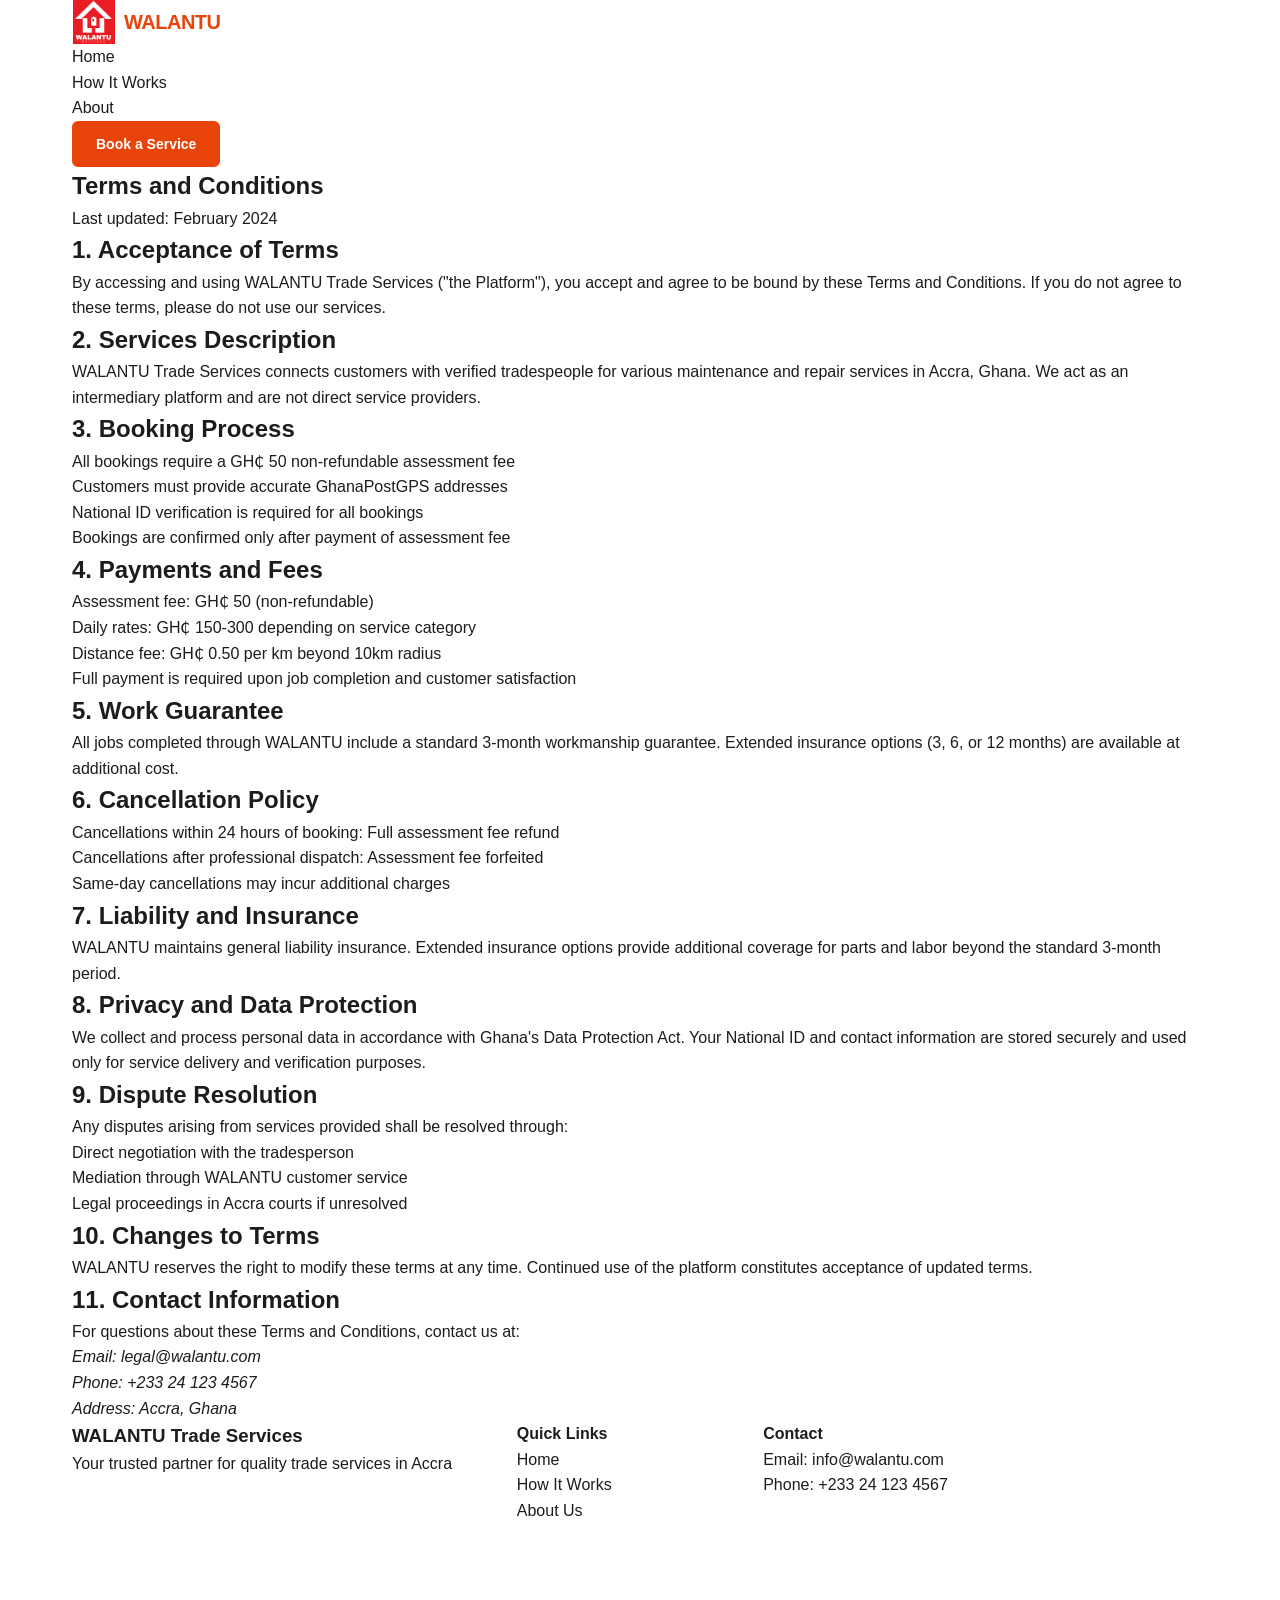
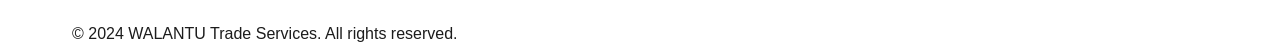
<file: terms.html>
<!DOCTYPE html>
<html lang="en">
<head>
    <meta charset="UTF-8">
    <meta name="viewport" content="width=device-width, initial-scale=1.0">
    <title>Terms & Conditions - WALANTU Trade Services</title>
    <link rel="icon" href="images/logoBlk.png" type="image/png">
    <link rel="stylesheet" href="css/style.css">
    <link rel="stylesheet" href="css/accessibility.css">
</head>
<body>
    <a href="#main-content" class="skip-link">Skip to main content</a>

    <header role="banner">
        <div class="container">
            <div class="nav-container">
                <div class="logo">
                    <img src="images/walantu-logo.jpg" alt="WALANTU" width="44" height="44">
                    <span class="logo-text">WALANTU</span>
                </div>
                <nav role="navigation" aria-label="Main navigation">
                    <button class="mobile-menu-toggle" aria-expanded="false" aria-controls="main-menu">
                        <span class="hamburger"></span>
                        <span class="sr-only">Menu</span>
                    </button>
                    <ul id="main-menu">
                        <li><a href="index.html">Home</a></li>
                        <li><a href="how-it-works.html">How It Works</a></li>
                        <li><a href="about.html">About</a></li>
                        <li><a href="booking.html" class="cta-button">Book a Service</a></li>
                    </ul>
                </nav>
            </div>
        </div>
    </header>

    <main id="main-content" role="main">
        <div class="container">
            <article class="terms-content">
                <header class="terms-header">
                    <h1>Terms and Conditions</h1>
                    <p class="last-updated">Last updated: February 2024</p>
                </header>

                <section aria-labelledby="acceptance-heading">
                    <h2 id="acceptance-heading">1. Acceptance of Terms</h2>
                    <p>By accessing and using WALANTU Trade Services ("the Platform"), you accept and agree to be bound by these Terms and Conditions. If you do not agree to these terms, please do not use our services.</p>
                </section>

                <section aria-labelledby="services-heading">
                    <h2 id="services-heading">2. Services Description</h2>
                    <p>WALANTU Trade Services connects customers with verified tradespeople for various maintenance and repair services in Accra, Ghana. We act as an intermediary platform and are not direct service providers.</p>
                </section>

                <section aria-labelledby="booking-heading">
                    <h2 id="booking-heading">3. Booking Process</h2>
                    <ul>
                        <li>All bookings require a GH₵ 50 non-refundable assessment fee</li>
                        <li>Customers must provide accurate GhanaPostGPS addresses</li>
                        <li>National ID verification is required for all bookings</li>
                        <li>Bookings are confirmed only after payment of assessment fee</li>
                    </ul>
                </section>

                <section aria-labelledby="payments-heading">
                    <h2 id="payments-heading">4. Payments and Fees</h2>
                    <ul>
                        <li>Assessment fee: GH₵ 50 (non-refundable)</li>
                        <li>Daily rates: GH₵ 150-300 depending on service category</li>
                        <li>Distance fee: GH₵ 0.50 per km beyond 10km radius</li>
                        <li>Full payment is required upon job completion and customer satisfaction</li>
                    </ul>
                </section>

                <section aria-labelledby="guarantee-heading">
                    <h2 id="guarantee-heading">5. Work Guarantee</h2>
                    <p>All jobs completed through WALANTU include a standard 3-month workmanship guarantee. Extended insurance options (3, 6, or 12 months) are available at additional cost.</p>
                </section>

                <section aria-labelledby="cancellation-heading">
                    <h2 id="cancellation-heading">6. Cancellation Policy</h2>
                    <ul>
                        <li>Cancellations within 24 hours of booking: Full assessment fee refund</li>
                        <li>Cancellations after professional dispatch: Assessment fee forfeited</li>
                        <li>Same-day cancellations may incur additional charges</li>
                    </ul>
                </section>

                <section aria-labelledby="liability-heading">
                    <h2 id="liability-heading">7. Liability and Insurance</h2>
                    <p>WALANTU maintains general liability insurance. Extended insurance options provide additional coverage for parts and labor beyond the standard 3-month period.</p>
                </section>

                <section aria-labelledby="privacy-heading">
                    <h2 id="privacy-heading">8. Privacy and Data Protection</h2>
                    <p>We collect and process personal data in accordance with Ghana's Data Protection Act. Your National ID and contact information are stored securely and used only for service delivery and verification purposes.</p>
                </section>

                <section aria-labelledby="disputes-heading">
                    <h2 id="disputes-heading">9. Dispute Resolution</h2>
                    <p>Any disputes arising from services provided shall be resolved through:</p>
                    <ol>
                        <li>Direct negotiation with the tradesperson</li>
                        <li>Mediation through WALANTU customer service</li>
                        <li>Legal proceedings in Accra courts if unresolved</li>
                    </ol>
                </section>

                <section aria-labelledby="changes-heading">
                    <h2 id="changes-heading">10. Changes to Terms</h2>
                    <p>WALANTU reserves the right to modify these terms at any time. Continued use of the platform constitutes acceptance of updated terms.</p>
                </section>

                <section aria-labelledby="contact-heading">
                    <h2 id="contact-heading">11. Contact Information</h2>
                    <p>For questions about these Terms and Conditions, contact us at:</p>
                    <address>
                        Email: legal@walantu.com<br>
                        Phone: +233 24 123 4567<br>
                        Address: Accra, Ghana
                    </address>
                </section>
            </article>
        </div>
    </main>

    <footer role="contentinfo">
        <div class="container">
            <div class="footer-content">
                <div class="footer-section">
                    <h3>WALANTU Trade Services</h3>
                    <p>Your trusted partner for quality trade services in Accra</p>
                </div>
                <div class="footer-section">
                    <h4>Quick Links</h4>
                    <ul>
                        <li><a href="index.html">Home</a></li>
                        <li><a href="how-it-works.html">How It Works</a></li>
                        <li><a href="about.html">About Us</a></li>
                    </ul>
                </div>
                <div class="footer-section">
                    <h4>Contact</h4>
                    <p>Email: info@walantu.com</p>
                    <p>Phone: +233 24 123 4567</p>
                </div>
            </div>
            <div class="footer-bottom">
                <p>&copy; 2024 WALANTU Trade Services. All rights reserved.</p>
            </div>
        </div>
    </footer>

    <script src="js/main.js"></script>
</body>
</html>
</file>
<file: css/style.css>
/* ==========================================================================
   WALANTU Trade Services — Angi-Inspired Design System
   Accra, Ghana | Professional Home & Trade Services
   ========================================================================== */

:root {
    /* Brand Colors */
    --primary:        #E8440A;
    --primary-dark:   #B83508;
    --primary-light:  #FFF0EC;
    --primary-mid:    #FF6B3D;
    --secondary:      #1C1C1C;
    --accent:         #FF8C42;

    /* Backgrounds */
    --background:     #FFFFFF;
    --bg-light:       #F9FAFB;
    --bg-warm:        #FFF8F5;
    --bg-dark:        #111827;

    /* Text */
    --text:           #1C1C1C;
    --text-light:     #6B7280;
    --text-muted:     #9CA3AF;
    --text-white:     #FFFFFF;

    /* Borders */
    --border:         #E5E7EB;
    --border-light:   #F3F4F6;
    --border-focus:   #E8440A;

    /* Status */
    --success:        #059669;
    --success-bg:     #ECFDF5;
    --warning:        #D97706;
    --warning-bg:     #FFFBEB;
    --error:          #DC2626;
    --error-bg:       #FEF2F2;
    --info:           #2563EB;
    --info-bg:        #EFF6FF;

    /* Shadows */
    --shadow-xs:  0 1px 2px rgba(0,0,0,0.05);
    --shadow-sm:  0 2px 4px rgba(0,0,0,0.06);
    --shadow:     0 4px 12px rgba(0,0,0,0.08);
    --shadow-md:  0 8px 24px rgba(0,0,0,0.10);
    --shadow-lg:  0 16px 40px rgba(0,0,0,0.12);
    --shadow-xl:  0 24px 64px rgba(0,0,0,0.15);

    /* Border Radius */
    --radius-xs:  4px;
    --radius-sm:  6px;
    --radius:     10px;
    --radius-lg:  16px;
    --radius-xl:  24px;
    --radius-full: 9999px;

    /* Spacing */
    --space-xs: 0.25rem;
    --space-sm: 0.5rem;
    --space-md: 1rem;
    --space-lg: 1.5rem;
    --space-xl: 2rem;
    --space-2xl: 3rem;
    --space-3xl: 4rem;
    --space-4xl: 6rem;

    /* Typography */
    --font-primary: 'Inter', -apple-system, BlinkMacSystemFont, 'Segoe UI', sans-serif;
    --font-size-xs:   0.75rem;
    --font-size-sm:   0.875rem;
    --font-size-base: 1rem;
    --font-size-lg:   1.125rem;
    --font-size-xl:   1.25rem;
    --font-size-2xl:  1.5rem;
    --font-size-3xl:  1.875rem;
    --font-size-4xl:  2.25rem;
    --font-size-5xl:  3rem;
    --font-size-6xl:  3.75rem;

    /* Layout */
    --container-max: 1200px;
    --header-height: 72px;

    /* Transitions */
    --transition: all 0.2s ease;
    --transition-slow: all 0.35s ease;
}

/* ==========================================================================
   RESET & BASE
   ========================================================================== */
*, *::before, *::after { margin: 0; padding: 0; box-sizing: border-box; }

html { scroll-behavior: smooth; }

body {
    font-family: var(--font-primary);
    font-size: var(--font-size-base);
    line-height: 1.6;
    color: var(--text);
    background: var(--background);
    -webkit-font-smoothing: antialiased;
    -moz-osx-font-smoothing: grayscale;
}

img { max-width: 100%; height: auto; display: block; }
a { color: inherit; text-decoration: none; }
button { cursor: pointer; font-family: inherit; }
ul, ol { list-style: none; }
input, select, textarea { font-family: inherit; }

.container {
    max-width: var(--container-max);
    margin: 0 auto;
    padding: 0 var(--space-xl);
}

/* ==========================================================================
   SKIP LINK (Accessibility)
   ========================================================================== */
.skip-link {
    position: absolute;
    top: -60px;
    left: var(--space-md);
    background: var(--primary);
    color: #fff;
    padding: 10px 20px;
    border-radius: var(--radius-sm);
    font-weight: 600;
    z-index: 10000;
    transition: top 0.3s;
}
.skip-link:focus { top: var(--space-md); }
.sr-only {
    position: absolute; width: 1px; height: 1px;
    padding: 0; margin: -1px; overflow: hidden;
    clip: rect(0,0,0,0); white-space: nowrap; border: 0;
}

/* ==========================================================================
   HEADER & NAVIGATION
   ========================================================================== */
.header {
    position: fixed;
    top: 0; left: 0; right: 0;
    background: var(--background);
    border-bottom: 1px solid var(--border);
    z-index: 1000;
    height: var(--header-height);
    box-shadow: var(--shadow-xs);
}

.header-container {
    display: flex;
    align-items: center;
    justify-content: space-between;
    height: 100%;
    gap: var(--space-lg);
}

/* Logo */
.logo {
    display: flex;
    align-items: center;
    gap: var(--space-sm);
    flex-shrink: 0;
}
.logo img { width: 44px; height: 44px; object-fit: contain; }
.logo-text {
    font-size: var(--font-size-xl);
    font-weight: 800;
    color: var(--primary);
    letter-spacing: -0.5px;
}

/* Header Search (compact, in nav) */
.header-search {
    flex: 1;
    max-width: 420px;
    display: flex;
    align-items: center;
    background: var(--bg-light);
    border: 1px solid var(--border);
    border-radius: var(--radius-full);
    padding: 8px 16px;
    gap: var(--space-sm);
}
.header-search input {
    flex: 1;
    border: none;
    background: transparent;
    font-size: var(--font-size-sm);
    color: var(--text);
    outline: none;
}
.header-search input::placeholder { color: var(--text-muted); }
.header-search-btn {
    background: var(--primary);
    color: #fff;
    border: none;
    width: 30px; height: 30px;
    border-radius: 50%;
    display: flex;
    align-items: center;
    justify-content: center;
    font-size: 14px;
    transition: var(--transition);
}
.header-search-btn:hover { background: var(--primary-dark); }

/* Navigation links */
.nav {
    display: flex;
    align-items: center;
    gap: var(--space-lg);
}
.nav-link {
    font-size: var(--font-size-sm);
    font-weight: 500;
    color: var(--text-light);
    transition: var(--transition);
    white-space: nowrap;
}
.nav-link:hover, .nav-link.active { color: var(--primary); }

/* Header Buttons */
.header-actions {
    display: flex;
    align-items: center;
    gap: var(--space-sm);
    flex-shrink: 0;
}

/* Buttons */
.btn {
    display: inline-flex;
    align-items: center;
    justify-content: center;
    gap: var(--space-xs);
    padding: 10px 20px;
    border-radius: var(--radius-sm);
    font-size: var(--font-size-sm);
    font-weight: 600;
    border: 2px solid transparent;
    transition: var(--transition);
    white-space: nowrap;
    text-decoration: none;
    cursor: pointer;
}
.btn-primary {
    background: var(--primary);
    color: #fff;
    border-color: var(--primary);
}
.btn-primary:hover {
    background: var(--primary-dark);
    border-color: var(--primary-dark);
    transform: translateY(-1px);
    box-shadow: var(--shadow-sm);
}
.btn-outline {
    background: transparent;
    color: var(--primary);
    border-color: var(--primary);
}
.btn-outline:hover {
    background: var(--primary);
    color: #fff;
}
.btn-ghost {
    background: transparent;
    color: var(--text);
    border-color: transparent;
}
.btn-ghost:hover { background: var(--bg-light); }
.btn-lg { padding: 14px 28px; font-size: var(--font-size-base); }
.btn-sm { padding: 7px 14px; font-size: var(--font-size-xs); }
.btn-full { width: 100%; }
.btn-icon {
    padding: 10px;
    border-radius: var(--radius-sm);
}

/* Legacy CTA button (backwards compat) */
.cta-button {
    display: inline-flex;
    align-items: center;
    justify-content: center;
    padding: 10px 22px;
    background: var(--primary);
    color: #fff;
    border-radius: var(--radius-sm);
    font-size: var(--font-size-sm);
    font-weight: 600;
    border: 2px solid var(--primary);
    transition: var(--transition);
    text-decoration: none;
    cursor: pointer;
}
.cta-button:hover { background: var(--primary-dark); border-color: var(--primary-dark); }
.cta-button.secondary {
    background: transparent;
    color: var(--primary);
}
.cta-button.secondary:hover { background: var(--primary); color: #fff; }
.cta-button.large { padding: 14px 30px; font-size: var(--font-size-base); }

/* Mobile menu */
.mobile-menu-toggle {
    display: none;
    background: none;
    border: none;
    padding: var(--space-sm);
    flex-direction: column;
    gap: 5px;
}
.hamburger-line {
    display: block;
    width: 22px;
    height: 2px;
    background: var(--text);
    border-radius: 2px;
    transition: var(--transition);
}

/* ==========================================================================
   HERO SECTION
   ========================================================================== */
.hero {
    padding-top: var(--header-height);
    position: relative;
    background: #1C1C1C;
    min-height: 580px;
    display: flex;
    align-items: center;
    overflow: hidden;
}

.hero-bg {
    position: absolute;
    inset: 0;
    background-image: url('../images/workers-1.jpg');
    background-size: cover;
    background-position: center 30%;
}

.hero-overlay {
    /* no overlay */
}

.hero-content {
    position: relative;
    z-index: 2;
    max-width: 680px;
    padding: var(--space-4xl) 0;
}

.hero-badge {
    display: inline-flex;
    align-items: center;
    gap: var(--space-xs);
    background: rgba(232,68,10,0.15);
    border: 1px solid rgba(232,68,10,0.3);
    color: #FF8C42;
    padding: 6px 14px;
    border-radius: var(--radius-full);
    font-size: var(--font-size-xs);
    font-weight: 600;
    text-transform: uppercase;
    letter-spacing: 0.8px;
    margin-bottom: var(--space-lg);
}

.hero-title {
    font-size: var(--font-size-5xl);
    font-weight: 800;
    color: #fff;
    line-height: 1.1;
    margin-bottom: var(--space-lg);
    letter-spacing: -1px;
}
.hero-title span { color: var(--accent); }

.hero-subtitle {
    font-size: var(--font-size-lg);
    color: rgba(255,255,255,0.75);
    margin-bottom: var(--space-xl);
    line-height: 1.6;
    max-width: 520px;
}

/* Hero Search Box */
.hero-search {
    background: #fff;
    border-radius: var(--radius-lg);
    padding: var(--space-sm);
    display: flex;
    gap: var(--space-sm);
    box-shadow: var(--shadow-xl);
    max-width: 620px;
    margin-bottom: var(--space-xl);
}

.hero-search-field {
    flex: 1;
    display: flex;
    flex-direction: column;
    padding: 8px 12px;
}
.hero-search-field label {
    font-size: var(--font-size-xs);
    font-weight: 600;
    color: var(--text-light);
    text-transform: uppercase;
    letter-spacing: 0.5px;
    margin-bottom: 2px;
}
.hero-search-field input, .hero-search-field select {
    border: none;
    background: transparent;
    font-size: var(--font-size-base);
    color: var(--text);
    outline: none;
    width: 100%;
    font-weight: 500;
}
.hero-search-field input::placeholder { color: var(--text-muted); font-weight: 400; }
.hero-search-divider {
    width: 1px;
    background: var(--border);
    align-self: stretch;
    margin: 4px 0;
}
.hero-search .btn-primary {
    padding: 14px 28px;
    border-radius: var(--radius);
    font-size: var(--font-size-base);
    white-space: nowrap;
}

.hero-trust {
    display: flex;
    gap: var(--space-xl);
    flex-wrap: wrap;
}
.hero-trust-item {
    display: flex;
    align-items: center;
    gap: var(--space-xs);
    color: rgba(255,255,255,0.8);
    font-size: var(--font-size-sm);
}
.hero-trust-item .icon { font-size: 18px; }

/* ==========================================================================
   SERVICES / CATEGORIES
   ========================================================================== */
.section-label {
    display: inline-block;
    color: var(--primary);
    font-size: var(--font-size-xs);
    font-weight: 700;
    text-transform: uppercase;
    letter-spacing: 1.2px;
    margin-bottom: var(--space-sm);
}

.section-header {
    margin-bottom: var(--space-2xl);
}
.section-header.centered { text-align: center; }
.section-header.centered .section-subtitle { margin: 0 auto; }

.section-title {
    font-size: var(--font-size-4xl);
    font-weight: 800;
    color: var(--text);
    line-height: 1.2;
    letter-spacing: -0.5px;
    margin-bottom: var(--space-sm);
}

.section-subtitle {
    font-size: var(--font-size-lg);
    color: var(--text-light);
    max-width: 580px;
    line-height: 1.6;
}

.section { padding: var(--space-4xl) 0; }
.section-alt { background: var(--bg-light); }
.section-warm { background: var(--bg-warm); }
.section-dark { background: var(--bg-dark); color: #fff; }

/* Categories Grid */
.categories-grid {
    display: grid;
    grid-template-columns: repeat(auto-fill, minmax(160px, 1fr));
    gap: var(--space-lg);
}

.category-card {
    background: #fff;
    border: 2px solid var(--border);
    border-radius: var(--radius-lg);
    padding: var(--space-xl) var(--space-lg);
    text-align: center;
    text-decoration: none;
    color: var(--text);
    transition: var(--transition-slow);
    display: flex;
    flex-direction: column;
    align-items: center;
    gap: var(--space-sm);
    cursor: pointer;
}

.category-card:hover {
    border-color: var(--primary);
    background: var(--primary-light);
    transform: translateY(-4px);
    box-shadow: var(--shadow-md);
}

.category-icon {
    width: 64px;
    height: 64px;
    background: var(--primary-light);
    border-radius: var(--radius-lg);
    display: flex;
    align-items: center;
    justify-content: center;
    font-size: 28px;
    margin-bottom: var(--space-xs);
    transition: var(--transition);
}

.category-card:hover .category-icon {
    background: var(--primary);
}

.category-title {
    font-size: var(--font-size-base);
    font-weight: 700;
}

.category-description {
    font-size: var(--font-size-xs);
    color: var(--text-light);
    line-height: 1.5;
}

/* ==========================================================================
   SERVICE CARDS (detailed)
   ========================================================================== */
.services-grid {
    display: grid;
    grid-template-columns: repeat(auto-fill, minmax(300px, 1fr));
    gap: var(--space-xl);
}

.service-card {
    background: #fff;
    border: 1px solid var(--border);
    border-radius: var(--radius-lg);
    overflow: hidden;
    transition: var(--transition-slow);
    text-decoration: none;
    color: var(--text);
}

.service-card:hover {
    transform: translateY(-4px);
    box-shadow: var(--shadow-lg);
    border-color: transparent;
}

.service-card-img {
    width: 100%;
    height: 180px;
    object-fit: cover;
    background: var(--bg-light);
}

.service-card-img-placeholder {
    width: 100%;
    height: 180px;
    background: linear-gradient(135deg, var(--primary-light), var(--bg-warm));
    display: flex;
    align-items: center;
    justify-content: center;
    font-size: 48px;
}

.service-card-body {
    padding: var(--space-lg);
}

.service-card-title {
    font-size: var(--font-size-lg);
    font-weight: 700;
    margin-bottom: var(--space-xs);
}

.service-card-description {
    color: var(--text-light);
    font-size: var(--font-size-sm);
    line-height: 1.5;
    margin-bottom: var(--space-md);
}

.service-card-meta {
    display: flex;
    align-items: center;
    justify-content: space-between;
}

.service-price {
    font-size: var(--font-size-sm);
    color: var(--text-light);
}
.service-price strong {
    color: var(--primary);
    font-size: var(--font-size-lg);
}

/* ==========================================================================
   STAR RATINGS
   ========================================================================== */
.star-rating {
    display: inline-flex;
    align-items: center;
    gap: 2px;
}
.star { font-size: 16px; color: var(--border); }
.star.filled { color: #F59E0B; }
.star.half { color: #F59E0B; opacity: 0.6; }

.rating-display {
    display: inline-flex;
    align-items: center;
    gap: var(--space-xs);
}
.rating-score {
    font-size: var(--font-size-sm);
    font-weight: 700;
    color: var(--text);
}
.rating-count {
    font-size: var(--font-size-xs);
    color: var(--text-muted);
}

/* Interactive Star Rating */
.star-rating-input {
    display: flex;
    gap: 4px;
    flex-direction: row-reverse;
    justify-content: flex-end;
}
.star-rating-input input { display: none; }
.star-rating-input label {
    font-size: 28px;
    color: var(--border);
    cursor: pointer;
    transition: var(--transition);
}
.star-rating-input label:hover,
.star-rating-input label:hover ~ label,
.star-rating-input input:checked ~ label {
    color: #F59E0B;
}

/* ==========================================================================
   TRUST / BADGES
   ========================================================================== */
.trust-grid {
    display: grid;
    grid-template-columns: repeat(auto-fit, minmax(220px, 1fr));
    gap: var(--space-xl);
}

.trust-card {
    background: #fff;
    border: 1px solid var(--border);
    border-radius: var(--radius-lg);
    padding: var(--space-xl);
    display: flex;
    flex-direction: column;
    align-items: flex-start;
    gap: var(--space-md);
    transition: var(--transition);
}
.trust-card:hover { box-shadow: var(--shadow-md); border-color: var(--primary); }

.trust-icon {
    width: 56px;
    height: 56px;
    border-radius: var(--radius);
    background: var(--primary-light);
    display: flex;
    align-items: center;
    justify-content: center;
    font-size: 24px;
}

.trust-title {
    font-size: var(--font-size-lg);
    font-weight: 700;
}
.trust-description {
    color: var(--text-light);
    font-size: var(--font-size-sm);
    line-height: 1.6;
}

/* ==========================================================================
   HOW IT WORKS
   ========================================================================== */
.process-steps {
    display: grid;
    grid-template-columns: repeat(auto-fit, minmax(220px, 1fr));
    gap: var(--space-2xl);
    position: relative;
}

.process-step {
    text-align: center;
    position: relative;
}

.step-number-badge {
    width: 56px;
    height: 56px;
    background: var(--primary);
    color: #fff;
    border-radius: 50%;
    display: flex;
    align-items: center;
    justify-content: center;
    font-size: var(--font-size-xl);
    font-weight: 800;
    margin: 0 auto var(--space-lg);
    box-shadow: 0 0 0 8px var(--primary-light);
}

.step-icon {
    font-size: 32px;
    margin-bottom: var(--space-md);
}

.step-title {
    font-size: var(--font-size-lg);
    font-weight: 700;
    margin-bottom: var(--space-sm);
}

.step-description {
    color: var(--text-light);
    font-size: var(--font-size-sm);
    line-height: 1.6;
}

/* ==========================================================================
   TESTIMONIALS
   ========================================================================== */
.testimonials-grid {
    display: grid;
    grid-template-columns: repeat(auto-fit, minmax(300px, 1fr));
    gap: var(--space-xl);
}

.testimonial-card {
    background: #fff;
    border: 1px solid var(--border);
    border-radius: var(--radius-lg);
    padding: var(--space-xl);
    display: flex;
    flex-direction: column;
    gap: var(--space-md);
    transition: var(--transition);
}
.testimonial-card:hover { box-shadow: var(--shadow-md); border-color: var(--primary-mid); }

.testimonial-empty { justify-content: center; align-items: center; text-align: center; }
.testimonial-empty .testimonial-empty-text {
    font-size: var(--font-size-base);
    color: var(--text-muted);
    font-style: normal;
    margin: 0;
}
.testimonial-empty .testimonial-empty-text::before { display: none; }

.testimonial-stars { display: flex; gap: 4px; }
.testimonial-star { color: #F59E0B; font-size: 18px; }

.testimonial-content {
    font-size: var(--font-size-base);
    color: var(--text);
    line-height: 1.7;
    font-style: italic;
    flex: 1;
}
.testimonial-content::before { content: '\201C'; font-size: 24px; color: var(--primary); }

.testimonial-author {
    display: flex;
    align-items: center;
    gap: var(--space-md);
    margin-top: var(--space-sm);
    padding-top: var(--space-md);
    border-top: 1px solid var(--border-light);
}

.author-avatar {
    width: 48px;
    height: 48px;
    background: var(--primary-light);
    border-radius: 50%;
    display: flex;
    align-items: center;
    justify-content: center;
    font-size: var(--font-size-base);
    font-weight: 700;
    color: var(--primary);
    flex-shrink: 0;
}

.author-name { font-weight: 700; font-size: var(--font-size-sm); }
.author-location { font-size: var(--font-size-xs); color: var(--text-light); }
.author-service {
    font-size: var(--font-size-xs);
    color: var(--primary);
    font-weight: 600;
}

/* ==========================================================================
   GUARANTEE BANNER
   ========================================================================== */
.guarantee-banner {
    background: linear-gradient(135deg, var(--primary) 0%, var(--primary-dark) 100%);
    color: #fff;
    border-radius: var(--radius-xl);
    padding: var(--space-3xl);
    display: flex;
    align-items: center;
    justify-content: space-between;
    gap: var(--space-xl);
}

.guarantee-icon { font-size: 64px; flex-shrink: 0; }

.guarantee-body { flex: 1; }
.guarantee-title {
    font-size: var(--font-size-3xl);
    font-weight: 800;
    margin-bottom: var(--space-sm);
}
.guarantee-text { font-size: var(--font-size-base); opacity: 0.85; line-height: 1.6; }

.guarantee-features {
    display: flex;
    flex-direction: column;
    gap: var(--space-sm);
    margin-top: var(--space-md);
}
.guarantee-feature {
    display: flex;
    align-items: center;
    gap: var(--space-sm);
    font-size: var(--font-size-sm);
}
.guarantee-feature::before { content: '✓'; font-weight: 700; }

/* ==========================================================================
   STATS STRIP
   ========================================================================== */
.stats-strip {
    background: var(--primary);
    color: #fff;
    padding: var(--space-xl) 0;
}
.stats-grid {
    display: grid;
    grid-template-columns: repeat(auto-fit, minmax(160px, 1fr));
    gap: var(--space-xl);
    text-align: center;
}
.stat-item-number {
    font-size: var(--font-size-4xl);
    font-weight: 800;
    line-height: 1;
    margin-bottom: var(--space-xs);
}
.stat-item-label {
    font-size: var(--font-size-sm);
    opacity: 0.85;
}

/* ==========================================================================
   FOOTER
   ========================================================================== */
.footer {
    background: var(--bg-dark);
    color: rgba(255,255,255,0.8);
    padding: var(--space-3xl) 0 var(--space-xl);
}

.footer-content {
    display: grid;
    grid-template-columns: 2fr 1fr 1fr 1fr;
    gap: var(--space-2xl);
    margin-bottom: var(--space-2xl);
    padding-bottom: var(--space-2xl);
    border-bottom: 1px solid rgba(255,255,255,0.1);
}

.footer-brand .logo-text { color: #fff; }

.footer-brand-desc {
    color: rgba(255,255,255,0.6);
    font-size: var(--font-size-sm);
    line-height: 1.6;
    margin: var(--space-md) 0;
    max-width: 280px;
}

.footer-social {
    display: flex;
    gap: var(--space-sm);
    margin-top: var(--space-md);
}
.footer-social a {
    width: 38px;
    height: 38px;
    background: rgba(255,255,255,0.1);
    border-radius: var(--radius-sm);
    display: flex;
    align-items: center;
    justify-content: center;
    font-size: 16px;
    transition: var(--transition);
    color: #fff;
}
.footer-social a:hover { background: var(--primary); }

.footer-section-title {
    color: #fff;
    font-size: var(--font-size-sm);
    font-weight: 700;
    text-transform: uppercase;
    letter-spacing: 0.8px;
    margin-bottom: var(--space-lg);
}

.footer-links { display: flex; flex-direction: column; gap: var(--space-sm); }
.footer-links a {
    color: rgba(255,255,255,0.6);
    font-size: var(--font-size-sm);
    transition: var(--transition);
}
.footer-links a:hover { color: var(--primary-mid); }

.footer-contact-item {
    display: flex;
    align-items: flex-start;
    gap: var(--space-sm);
    color: rgba(255,255,255,0.6);
    font-size: var(--font-size-sm);
    margin-bottom: var(--space-sm);
}
.footer-contact-item span:first-child { flex-shrink: 0; margin-top: 2px; }

.footer-bottom {
    display: flex;
    align-items: center;
    justify-content: space-between;
    flex-wrap: wrap;
    gap: var(--space-md);
}
.footer-bottom-text {
    color: rgba(255,255,255,0.4);
    font-size: var(--font-size-xs);
}
.footer-payment-icons {
    display: flex;
    gap: var(--space-sm);
    align-items: center;
}
.payment-icon-badge {
    background: rgba(255,255,255,0.1);
    border-radius: var(--radius-xs);
    padding: 4px 10px;
    font-size: var(--font-size-xs);
    font-weight: 700;
    color: rgba(255,255,255,0.7);
}

/* ==========================================================================
   FORMS
   ========================================================================== */
.form-group {
    display: flex;
    flex-direction: column;
    gap: var(--space-xs);
    margin-bottom: var(--space-lg);
}

.form-label {
    font-size: var(--font-size-sm);
    font-weight: 600;
    color: var(--text);
}

.form-hint {
    font-size: var(--font-size-xs);
    color: var(--text-muted);
}

.form-control {
    padding: 12px 16px;
    border: 2px solid var(--border);
    border-radius: var(--radius-sm);
    font-family: var(--font-primary);
    font-size: var(--font-size-base);
    color: var(--text);
    background: var(--background);
    transition: var(--transition);
    width: 100%;
}
.form-control:focus {
    outline: none;
    border-color: var(--primary);
    box-shadow: 0 0 0 3px rgba(232,68,10,0.12);
}
.form-control:disabled { background: var(--bg-light); cursor: not-allowed; }
.form-control::placeholder { color: var(--text-muted); }

.form-row {
    display: grid;
    grid-template-columns: 1fr 1fr;
    gap: var(--space-lg);
}

.form-select { cursor: pointer; }
.form-textarea { resize: vertical; min-height: 120px; }

/* ==========================================================================
   STATUS BADGES
   ========================================================================== */
.badge {
    display: inline-flex;
    align-items: center;
    gap: 4px;
    padding: 4px 10px;
    border-radius: var(--radius-full);
    font-size: var(--font-size-xs);
    font-weight: 600;
}
.badge-success { background: var(--success-bg); color: var(--success); }
.badge-warning { background: var(--warning-bg); color: var(--warning); }
.badge-error   { background: var(--error-bg);   color: var(--error); }
.badge-info    { background: var(--info-bg);     color: var(--info); }
.badge-muted   { background: var(--bg-light);    color: var(--text-muted); }
.badge-primary { background: var(--primary-light); color: var(--primary); }

/* ==========================================================================
   DASHBOARD LAYOUT
   ========================================================================== */
.dashboard-layout {
    display: flex;
    min-height: calc(100vh - var(--header-height));
    margin-top: var(--header-height);
}

/* Sidebar */
.dashboard-sidebar {
    width: 260px;
    flex-shrink: 0;
    background: var(--bg-dark);
    min-height: 100vh;
    display: flex;
    flex-direction: column;
    padding: var(--space-xl) 0;
    position: sticky;
    top: var(--header-height);
    height: calc(100vh - var(--header-height));
    overflow-y: auto;
}

.sidebar-user {
    padding: 0 var(--space-lg) var(--space-xl);
    border-bottom: 1px solid rgba(255,255,255,0.08);
    margin-bottom: var(--space-lg);
}

.sidebar-avatar {
    width: 56px;
    height: 56px;
    background: linear-gradient(135deg, var(--primary), var(--accent));
    border-radius: 50%;
    display: flex;
    align-items: center;
    justify-content: center;
    font-size: var(--font-size-xl);
    font-weight: 800;
    color: #fff;
    margin-bottom: var(--space-sm);
}

.sidebar-user-name {
    color: #fff;
    font-weight: 700;
    font-size: var(--font-size-base);
}
.sidebar-user-email {
    color: rgba(255,255,255,0.5);
    font-size: var(--font-size-xs);
    margin-top: 2px;
}

.sidebar-nav { flex: 1; }

.sidebar-nav-section {
    padding: 0 var(--space-md);
    margin-bottom: var(--space-lg);
}
.sidebar-nav-label {
    font-size: var(--font-size-xs);
    font-weight: 700;
    text-transform: uppercase;
    letter-spacing: 1px;
    color: rgba(255,255,255,0.3);
    padding: 0 var(--space-md);
    margin-bottom: var(--space-sm);
}

.sidebar-nav-item {
    display: flex;
    align-items: center;
    gap: var(--space-md);
    padding: 10px var(--space-md);
    border-radius: var(--radius-sm);
    color: rgba(255,255,255,0.65);
    font-size: var(--font-size-sm);
    font-weight: 500;
    text-decoration: none;
    transition: var(--transition);
    cursor: pointer;
    border: none;
    background: none;
    width: 100%;
    text-align: left;
}
.sidebar-nav-item:hover {
    background: rgba(255,255,255,0.08);
    color: #fff;
}
.sidebar-nav-item.active {
    background: var(--primary);
    color: #fff;
}
.sidebar-nav-item .nav-icon { font-size: 18px; flex-shrink: 0; }
.sidebar-nav-badge {
    margin-left: auto;
    background: var(--primary);
    color: #fff;
    border-radius: var(--radius-full);
    width: 20px;
    height: 20px;
    display: flex;
    align-items: center;
    justify-content: center;
    font-size: 10px;
    font-weight: 700;
}
.sidebar-nav-item.active .sidebar-nav-badge {
    background: rgba(255,255,255,0.25);
}

/* Dashboard Main */
.dashboard-main {
    flex: 1;
    background: var(--bg-light);
    overflow: hidden;
}

.dashboard-topbar {
    background: #fff;
    border-bottom: 1px solid var(--border);
    padding: var(--space-lg) var(--space-2xl);
    display: flex;
    align-items: center;
    justify-content: space-between;
    position: sticky;
    top: var(--header-height);
    z-index: 100;
}

.dashboard-topbar-title {
    font-size: var(--font-size-2xl);
    font-weight: 800;
    color: var(--text);
}

.dashboard-topbar-actions {
    display: flex;
    align-items: center;
    gap: var(--space-md);
}

.dashboard-content {
    padding: var(--space-2xl);
}

/* Dashboard Tabs (content panels) */
.dashboard-tab {
    display: none;
}
.dashboard-tab.active {
    display: block;
}

/* Stats Cards */
.stats-cards {
    display: grid;
    grid-template-columns: repeat(auto-fit, minmax(200px, 1fr));
    gap: var(--space-lg);
    margin-bottom: var(--space-2xl);
}

.stat-card {
    background: #fff;
    border: 1px solid var(--border);
    border-radius: var(--radius-lg);
    padding: var(--space-xl);
    display: flex;
    align-items: flex-start;
    gap: var(--space-lg);
    transition: var(--transition);
}
.stat-card:hover { box-shadow: var(--shadow-md); border-color: transparent; }

.stat-card-icon {
    width: 52px;
    height: 52px;
    border-radius: var(--radius);
    display: flex;
    align-items: center;
    justify-content: center;
    font-size: 24px;
    flex-shrink: 0;
}
.stat-card-icon.orange { background: var(--primary-light); }
.stat-card-icon.green  { background: var(--success-bg); }
.stat-card-icon.blue   { background: var(--info-bg); }
.stat-card-icon.yellow { background: var(--warning-bg); }

.stat-card-value {
    font-size: var(--font-size-3xl);
    font-weight: 800;
    color: var(--text);
    line-height: 1;
    margin-bottom: var(--space-xs);
}
.stat-card-label {
    font-size: var(--font-size-sm);
    color: var(--text-light);
}
.stat-card-trend {
    font-size: var(--font-size-xs);
    margin-top: var(--space-xs);
}
.trend-up { color: var(--success); }
.trend-down { color: var(--error); }

/* ==========================================================================
   PROJECT / JOB CARDS
   ========================================================================== */
.project-card {
    background: #fff;
    border: 1px solid var(--border);
    border-radius: var(--radius-lg);
    overflow: hidden;
    transition: var(--transition);
    margin-bottom: var(--space-lg);
}
.project-card:hover { box-shadow: var(--shadow-md); border-color: var(--primary-mid); }

.project-card-header {
    padding: var(--space-lg) var(--space-xl);
    display: flex;
    align-items: flex-start;
    justify-content: space-between;
    gap: var(--space-md);
    border-bottom: 1px solid var(--border-light);
}

.project-service-badge {
    display: inline-flex;
    align-items: center;
    gap: var(--space-xs);
    background: var(--primary-light);
    color: var(--primary);
    border-radius: var(--radius-full);
    padding: 4px 12px;
    font-size: var(--font-size-xs);
    font-weight: 700;
}

.project-title {
    font-size: var(--font-size-lg);
    font-weight: 700;
    margin: var(--space-xs) 0;
}

.project-meta {
    display: flex;
    align-items: center;
    gap: var(--space-md);
    flex-wrap: wrap;
}
.project-meta-item {
    display: flex;
    align-items: center;
    gap: 4px;
    font-size: var(--font-size-xs);
    color: var(--text-muted);
}
.project-meta-item .icon { font-size: 14px; }

.project-card-body {
    padding: var(--space-lg) var(--space-xl);
}

/* Progress Bar */
.progress-bar-container {
    margin-bottom: var(--space-md);
}
.progress-bar-label {
    display: flex;
    justify-content: space-between;
    align-items: center;
    margin-bottom: var(--space-sm);
}
.progress-bar-label span { font-size: var(--font-size-xs); color: var(--text-light); }
.progress-bar-label strong { font-size: var(--font-size-sm); color: var(--text); }
.progress-bar {
    height: 8px;
    background: var(--border);
    border-radius: var(--radius-full);
    overflow: hidden;
}
.progress-bar-fill {
    height: 100%;
    background: var(--primary);
    border-radius: var(--radius-full);
    transition: width 0.5s ease;
}
.progress-bar-fill.success { background: var(--success); }
.progress-bar-fill.warning { background: var(--warning); }

.project-card-footer {
    padding: var(--space-md) var(--space-xl);
    background: var(--bg-light);
    display: flex;
    align-items: center;
    justify-content: space-between;
    gap: var(--space-md);
    flex-wrap: wrap;
}

/* Project Timeline */
.project-timeline {
    display: flex;
    flex-direction: column;
    gap: var(--space-md);
    padding: var(--space-lg) 0;
}

.timeline-item {
    display: flex;
    gap: var(--space-lg);
    position: relative;
}

.timeline-dot {
    width: 14px;
    height: 14px;
    border-radius: 50%;
    background: var(--border);
    flex-shrink: 0;
    margin-top: 4px;
    position: relative;
    z-index: 1;
}
.timeline-dot.done { background: var(--success); }
.timeline-dot.active { background: var(--primary); box-shadow: 0 0 0 4px var(--primary-light); }

.timeline-item:not(:last-child) .timeline-dot::after {
    content: '';
    position: absolute;
    top: 14px;
    left: 50%;
    transform: translateX(-50%);
    width: 2px;
    height: calc(100% + var(--space-md));
    background: var(--border);
}
.timeline-item.done .timeline-dot::after { background: var(--success); }

.timeline-content { flex: 1; }
.timeline-title { font-size: var(--font-size-sm); font-weight: 600; }
.timeline-date  { font-size: var(--font-size-xs); color: var(--text-muted); margin-top: 2px; }

/* ==========================================================================
   PAYMENT SECTION
   ========================================================================== */
.payment-methods-grid {
    display: grid;
    grid-template-columns: 1fr 1fr;
    gap: var(--space-lg);
    margin-bottom: var(--space-xl);
}

.payment-method-card {
    border: 2px solid var(--border);
    border-radius: var(--radius-lg);
    padding: var(--space-xl);
    cursor: pointer;
    transition: var(--transition);
    position: relative;
    background: #fff;
}
.payment-method-card:hover { border-color: var(--primary); }
.payment-method-card.selected {
    border-color: var(--primary);
    background: var(--primary-light);
}
.payment-method-card.selected::after {
    content: '✓';
    position: absolute;
    top: -10px;
    right: -10px;
    width: 24px;
    height: 24px;
    background: var(--primary);
    color: #fff;
    border-radius: 50%;
    display: flex;
    align-items: center;
    justify-content: center;
    font-size: 12px;
    font-weight: 700;
}

.payment-method-icon {
    font-size: 36px;
    margin-bottom: var(--space-sm);
}
.payment-method-name {
    font-size: var(--font-size-lg);
    font-weight: 700;
    margin-bottom: var(--space-xs);
}
.payment-method-desc {
    font-size: var(--font-size-xs);
    color: var(--text-light);
}

/* Stripe Card Input Styling */
.stripe-card-element {
    border: 2px solid var(--border);
    border-radius: var(--radius-sm);
    padding: 14px 16px;
    background: #fff;
    transition: var(--transition);
}
.stripe-card-element.focused { border-color: var(--primary); box-shadow: 0 0 0 3px rgba(232,68,10,0.12); }

/* Mobile Money */
.momo-networks {
    display: grid;
    grid-template-columns: repeat(3, 1fr);
    gap: var(--space-md);
    margin-bottom: var(--space-lg);
}

.momo-network-btn {
    border: 2px solid var(--border);
    border-radius: var(--radius);
    padding: var(--space-md);
    text-align: center;
    cursor: pointer;
    transition: var(--transition);
    background: #fff;
}
.momo-network-btn:hover { border-color: var(--primary); }
.momo-network-btn.selected { border-color: var(--primary); background: var(--primary-light); }
.momo-network-logo {
    font-size: 28px;
    margin-bottom: var(--space-xs);
}
.momo-network-name { font-size: var(--font-size-xs); font-weight: 700; }

/* Payment History Table */
.payment-table {
    width: 100%;
    border-collapse: collapse;
}
.payment-table th {
    text-align: left;
    padding: var(--space-sm) var(--space-md);
    font-size: var(--font-size-xs);
    font-weight: 700;
    text-transform: uppercase;
    letter-spacing: 0.8px;
    color: var(--text-muted);
    border-bottom: 2px solid var(--border);
}
.payment-table td {
    padding: var(--space-md);
    font-size: var(--font-size-sm);
    border-bottom: 1px solid var(--border-light);
    vertical-align: middle;
}
.payment-table tr:last-child td { border-bottom: none; }
.payment-table tr:hover td { background: var(--bg-light); }

/* ==========================================================================
   GHANA POST GPS ADDRESS
   ========================================================================== */
.address-card {
    background: #fff;
    border: 1px solid var(--border);
    border-radius: var(--radius-lg);
    padding: var(--space-xl);
    margin-bottom: var(--space-lg);
    position: relative;
    transition: var(--transition);
}
.address-card.primary-address {
    border-color: var(--primary);
    border-width: 2px;
}
.address-primary-badge {
    position: absolute;
    top: -12px;
    left: var(--space-lg);
    background: var(--primary);
    color: #fff;
    font-size: var(--font-size-xs);
    font-weight: 700;
    padding: 3px 10px;
    border-radius: var(--radius-full);
}

.address-type {
    font-size: var(--font-size-xs);
    color: var(--text-muted);
    text-transform: uppercase;
    letter-spacing: 0.8px;
    font-weight: 600;
    margin-bottom: var(--space-xs);
}
.address-digital-code {
    font-size: var(--font-size-2xl);
    font-weight: 800;
    color: var(--primary);
    font-family: 'Courier New', monospace;
    letter-spacing: 2px;
    margin-bottom: var(--space-xs);
}
.address-full { font-size: var(--font-size-base); color: var(--text); margin-bottom: var(--space-sm); }
.address-meta { font-size: var(--font-size-xs); color: var(--text-muted); }

.gps-map-placeholder {
    width: 100%;
    height: 200px;
    background: linear-gradient(135deg, #e8f4fd, #d1ecf1);
    border-radius: var(--radius);
    display: flex;
    align-items: center;
    justify-content: center;
    color: var(--info);
    font-size: var(--font-size-sm);
    font-weight: 600;
    border: 1px dashed var(--info);
    gap: var(--space-sm);
    margin: var(--space-md) 0;
}

/* ==========================================================================
   INSURANCE STATUS
   ========================================================================== */
.insurance-card {
    background: linear-gradient(135deg, #1a3a4a, #0d2233);
    color: #fff;
    border-radius: var(--radius-xl);
    padding: var(--space-2xl);
    position: relative;
    overflow: hidden;
    margin-bottom: var(--space-xl);
}
.insurance-card::before {
    content: '';
    position: absolute;
    top: -60px; right: -60px;
    width: 200px; height: 200px;
    border-radius: 50%;
    background: rgba(255,255,255,0.04);
}
.insurance-card::after {
    content: '';
    position: absolute;
    bottom: -40px; left: 60px;
    width: 150px; height: 150px;
    border-radius: 50%;
    background: rgba(255,255,255,0.03);
}

.insurance-header {
    display: flex;
    align-items: center;
    justify-content: space-between;
    margin-bottom: var(--space-xl);
}
.insurance-logo { font-size: 48px; }
.insurance-status-badge {
    background: var(--success);
    color: #fff;
    padding: 6px 16px;
    border-radius: var(--radius-full);
    font-size: var(--font-size-xs);
    font-weight: 700;
    text-transform: uppercase;
}
.insurance-policy-number {
    font-size: var(--font-size-xs);
    opacity: 0.6;
    margin-bottom: var(--space-xs);
    text-transform: uppercase;
    letter-spacing: 1px;
}
.insurance-title {
    font-size: var(--font-size-2xl);
    font-weight: 800;
    margin-bottom: var(--space-lg);
}
.insurance-details {
    display: grid;
    grid-template-columns: repeat(3, 1fr);
    gap: var(--space-lg);
    padding: var(--space-lg) 0;
    border-top: 1px solid rgba(255,255,255,0.15);
    border-bottom: 1px solid rgba(255,255,255,0.15);
    margin-bottom: var(--space-lg);
}
.insurance-detail-label {
    font-size: var(--font-size-xs);
    opacity: 0.6;
    margin-bottom: var(--space-xs);
    text-transform: uppercase;
    letter-spacing: 0.5px;
}
.insurance-detail-value {
    font-size: var(--font-size-lg);
    font-weight: 700;
}

/* ==========================================================================
   GUARANTEE STATUS
   ========================================================================== */
.guarantee-progress-card {
    background: #fff;
    border: 1px solid var(--border);
    border-radius: var(--radius-lg);
    padding: var(--space-xl);
    margin-bottom: var(--space-lg);
}

.guarantee-service-info {
    display: flex;
    align-items: center;
    justify-content: space-between;
    margin-bottom: var(--space-lg);
}

.guarantee-days-remaining {
    text-align: center;
}
.guarantee-days-number {
    font-size: var(--font-size-4xl);
    font-weight: 800;
    color: var(--success);
    line-height: 1;
}
.guarantee-days-label {
    font-size: var(--font-size-xs);
    color: var(--text-muted);
    text-transform: uppercase;
    letter-spacing: 0.5px;
}

.guarantee-timeline {
    background: var(--bg-light);
    border-radius: var(--radius);
    padding: var(--space-lg);
    display: flex;
    align-items: center;
    gap: var(--space-md);
    margin-top: var(--space-lg);
}
.guarantee-timeline-bar {
    flex: 1;
    height: 10px;
    background: var(--border);
    border-radius: var(--radius-full);
    overflow: hidden;
}
.guarantee-timeline-fill {
    height: 100%;
    background: linear-gradient(90deg, var(--success), var(--warning));
    border-radius: var(--radius-full);
}
.guarantee-timeline-label {
    font-size: var(--font-size-xs);
    color: var(--text-muted);
    white-space: nowrap;
}

/* ==========================================================================
   MESSAGES / COMMUNICATIONS
   ========================================================================== */
.messages-layout {
    display: grid;
    grid-template-columns: 320px 1fr;
    gap: 0;
    background: #fff;
    border: 1px solid var(--border);
    border-radius: var(--radius-lg);
    overflow: hidden;
    height: 600px;
}

.messages-sidebar {
    border-right: 1px solid var(--border);
    overflow-y: auto;
}

.messages-sidebar-header {
    padding: var(--space-lg);
    border-bottom: 1px solid var(--border);
    font-weight: 700;
    font-size: var(--font-size-base);
}

.message-thread {
    padding: var(--space-md) var(--space-lg);
    border-bottom: 1px solid var(--border-light);
    cursor: pointer;
    transition: var(--transition);
    display: flex;
    gap: var(--space-md);
    align-items: flex-start;
}
.message-thread:hover { background: var(--bg-light); }
.message-thread.active { background: var(--primary-light); }
.message-thread-avatar {
    width: 40px;
    height: 40px;
    border-radius: 50%;
    background: var(--primary-light);
    display: flex;
    align-items: center;
    justify-content: center;
    font-weight: 700;
    color: var(--primary);
    font-size: var(--font-size-sm);
    flex-shrink: 0;
}
.message-thread-info { flex: 1; min-width: 0; }
.message-thread-name { font-weight: 700; font-size: var(--font-size-sm); }
.message-thread-preview {
    font-size: var(--font-size-xs);
    color: var(--text-muted);
    white-space: nowrap;
    overflow: hidden;
    text-overflow: ellipsis;
}
.message-thread-meta {
    display: flex;
    flex-direction: column;
    align-items: flex-end;
    gap: 4px;
}
.message-thread-time { font-size: var(--font-size-xs); color: var(--text-muted); }
.message-unread-badge {
    background: var(--primary);
    color: #fff;
    border-radius: 50%;
    width: 18px;
    height: 18px;
    display: flex;
    align-items: center;
    justify-content: center;
    font-size: 10px;
    font-weight: 700;
}

.messages-main { display: flex; flex-direction: column; }

.messages-main-header {
    padding: var(--space-md) var(--space-lg);
    border-bottom: 1px solid var(--border);
    display: flex;
    align-items: center;
    gap: var(--space-md);
}

.messages-body {
    flex: 1;
    overflow-y: auto;
    padding: var(--space-lg);
    display: flex;
    flex-direction: column;
    gap: var(--space-md);
}

.chat-bubble {
    max-width: 70%;
    padding: var(--space-sm) var(--space-md);
    border-radius: var(--radius-lg);
    font-size: var(--font-size-sm);
    line-height: 1.5;
}
.chat-bubble.sent {
    background: var(--primary);
    color: #fff;
    border-bottom-right-radius: var(--radius-xs);
    margin-left: auto;
}
.chat-bubble.received {
    background: var(--bg-light);
    color: var(--text);
    border-bottom-left-radius: var(--radius-xs);
}
.chat-bubble-time {
    font-size: 10px;
    opacity: 0.6;
    margin-top: 4px;
    text-align: right;
}

.messages-input-area {
    padding: var(--space-md) var(--space-lg);
    border-top: 1px solid var(--border);
    display: flex;
    gap: var(--space-sm);
}
.messages-input {
    flex: 1;
    border: 1px solid var(--border);
    border-radius: var(--radius-full);
    padding: 10px 16px;
    font-size: var(--font-size-sm);
    outline: none;
    transition: var(--transition);
    background: var(--bg-light);
}
.messages-input:focus { border-color: var(--primary); background: #fff; }

/* ==========================================================================
   RATING / REVIEW FORM
   ========================================================================== */
.review-form-card {
    background: #fff;
    border: 1px solid var(--border);
    border-radius: var(--radius-lg);
    padding: var(--space-xl);
}

.review-aspects {
    display: flex;
    flex-direction: column;
    gap: var(--space-md);
    margin-bottom: var(--space-xl);
}
.review-aspect {
    display: flex;
    align-items: center;
    justify-content: space-between;
    padding: var(--space-md);
    background: var(--bg-light);
    border-radius: var(--radius);
}
.review-aspect-label {
    font-size: var(--font-size-sm);
    font-weight: 600;
}
.review-stars-mini {
    display: flex;
    gap: 4px;
}
.review-star-btn {
    background: none;
    border: none;
    font-size: 22px;
    color: var(--border);
    cursor: pointer;
    transition: var(--transition);
    padding: 0;
}
.review-star-btn.active { color: #F59E0B; }
.review-star-btn:hover { transform: scale(1.2); color: #F59E0B; }

/* ==========================================================================
   NOTIFICATION PANEL
   ========================================================================== */
.notification-item {
    display: flex;
    gap: var(--space-md);
    padding: var(--space-md) var(--space-xl);
    border-bottom: 1px solid var(--border-light);
    transition: var(--transition);
}
.notification-item:hover { background: var(--bg-light); }
.notification-item.unread { background: var(--primary-light); }

.notification-icon {
    width: 40px;
    height: 40px;
    border-radius: 50%;
    display: flex;
    align-items: center;
    justify-content: center;
    font-size: 18px;
    flex-shrink: 0;
}
.notification-icon.green { background: var(--success-bg); }
.notification-icon.orange { background: var(--primary-light); }
.notification-icon.blue  { background: var(--info-bg); }

.notification-content { flex: 1; }
.notification-text { font-size: var(--font-size-sm); margin-bottom: 2px; }
.notification-text strong { color: var(--primary); }
.notification-time { font-size: var(--font-size-xs); color: var(--text-muted); }

/* ==========================================================================
   BOOKING FORM
   ========================================================================== */
.booking-container {
    max-width: 800px;
    margin: 0 auto;
}

.booking-steps {
    display: flex;
    align-items: center;
    gap: 0;
    margin-bottom: var(--space-2xl);
    background: #fff;
    border: 1px solid var(--border);
    border-radius: var(--radius-lg);
    padding: var(--space-sm);
    overflow: hidden;
}

.booking-step-item {
    flex: 1;
    display: flex;
    align-items: center;
    justify-content: center;
    gap: var(--space-sm);
    padding: var(--space-md);
    border-radius: var(--radius);
    color: var(--text-muted);
    font-size: var(--font-size-sm);
    font-weight: 600;
    transition: var(--transition);
}
.booking-step-item.active {
    background: var(--primary);
    color: #fff;
}
.booking-step-item.done {
    color: var(--success);
}

.booking-step-num {
    width: 24px;
    height: 24px;
    border-radius: 50%;
    background: var(--border);
    color: var(--text-muted);
    display: flex;
    align-items: center;
    justify-content: center;
    font-size: var(--font-size-xs);
    font-weight: 800;
    flex-shrink: 0;
}
.booking-step-item.active .booking-step-num { background: rgba(255,255,255,0.25); color: #fff; }
.booking-step-item.done .booking-step-num { background: var(--success); color: #fff; }

/* ==========================================================================
   TABLE UTILITIES
   ========================================================================== */
.data-table {
    width: 100%;
    border-collapse: collapse;
    background: #fff;
    border-radius: var(--radius-lg);
    overflow: hidden;
    border: 1px solid var(--border);
}
.data-table th {
    background: var(--bg-light);
    padding: var(--space-md) var(--space-lg);
    font-size: var(--font-size-xs);
    font-weight: 700;
    text-transform: uppercase;
    letter-spacing: 0.8px;
    color: var(--text-muted);
    text-align: left;
    border-bottom: 1px solid var(--border);
}
.data-table td {
    padding: var(--space-md) var(--space-lg);
    font-size: var(--font-size-sm);
    border-bottom: 1px solid var(--border-light);
    color: var(--text);
}
.data-table tr:last-child td { border-bottom: none; }
.data-table tbody tr:hover td { background: var(--bg-light); }

/* ==========================================================================
   CARDS / PANELS
   ========================================================================== */
.card {
    background: #fff;
    border: 1px solid var(--border);
    border-radius: var(--radius-lg);
}

.card-header {
    padding: var(--space-lg) var(--space-xl);
    border-bottom: 1px solid var(--border);
    display: flex;
    align-items: center;
    justify-content: space-between;
}
.card-title {
    font-size: var(--font-size-lg);
    font-weight: 700;
}
.card-body { padding: var(--space-xl); }
.card-footer {
    padding: var(--space-md) var(--space-xl);
    border-top: 1px solid var(--border);
    background: var(--bg-light);
}

/* ==========================================================================
   ALERTS
   ========================================================================== */
.alert {
    padding: var(--space-md) var(--space-lg);
    border-radius: var(--radius);
    border-left: 4px solid;
    display: flex;
    align-items: flex-start;
    gap: var(--space-md);
    font-size: var(--font-size-sm);
    margin-bottom: var(--space-lg);
}
.alert-success { background: var(--success-bg); border-color: var(--success); color: var(--success); }
.alert-warning { background: var(--warning-bg); border-color: var(--warning); color: var(--warning); }
.alert-error   { background: var(--error-bg);   border-color: var(--error);   color: var(--error); }
.alert-info    { background: var(--info-bg);    border-color: var(--info);    color: var(--info); }
.alert-icon { font-size: 18px; flex-shrink: 0; }
.alert-text { color: var(--text); }
.alert-text strong { display: block; margin-bottom: 2px; }

/* ==========================================================================
   MISC UTILITIES
   ========================================================================== */
.text-center  { text-align: center; }
.text-right   { text-align: right; }
.text-primary { color: var(--primary); }
.text-success { color: var(--success); }
.text-warning { color: var(--warning); }
.text-muted   { color: var(--text-muted); }

.d-flex   { display: flex; }
.d-grid   { display: grid; }
.gap-sm   { gap: var(--space-sm); }
.gap-md   { gap: var(--space-md); }
.gap-lg   { gap: var(--space-lg); }
.hidden   { display: none; }

.mt-sm { margin-top: var(--space-sm); }
.mt-md { margin-top: var(--space-md); }
.mt-lg { margin-top: var(--space-lg); }
.mt-xl { margin-top: var(--space-xl); }
.mb-sm { margin-bottom: var(--space-sm); }
.mb-md { margin-bottom: var(--space-md); }
.mb-lg { margin-bottom: var(--space-lg); }
.mb-xl { margin-bottom: var(--space-xl); }

.divider {
    border: none;
    border-top: 1px solid var(--border);
    margin: var(--space-xl) 0;
}

/* Search component on other pages */
.search-bar {
    display: flex;
    background: #fff;
    border: 2px solid var(--border);
    border-radius: var(--radius-full);
    overflow: hidden;
    transition: var(--transition);
}
.search-bar:focus-within { border-color: var(--primary); box-shadow: 0 0 0 3px rgba(232,68,10,0.1); }
.search-bar input {
    flex: 1;
    border: none;
    padding: 14px 20px;
    font-size: var(--font-size-base);
    background: transparent;
    outline: none;
    color: var(--text);
}
.search-bar button {
    padding: 14px 24px;
    background: var(--primary);
    color: #fff;
    border: none;
    font-size: var(--font-size-base);
    font-weight: 600;
    cursor: pointer;
    transition: var(--transition);
}
.search-bar button:hover { background: var(--primary-dark); }

/* ==========================================================================
   RESPONSIVE
   ========================================================================== */
@media (max-width: 1024px) {
    .dashboard-sidebar { width: 220px; }
    .footer-content { grid-template-columns: 1fr 1fr; }
    .messages-layout { grid-template-columns: 260px 1fr; }
}

@media (max-width: 768px) {
    :root {
        --header-height: 64px;
        --space-4xl: 3rem;
        --space-3xl: 2.5rem;
    }

    .container { padding: 0 var(--space-lg); }

    .header-search { display: none; }
    .nav { display: none; }
    .nav.show { display: flex; flex-direction: column; align-items: flex-start; }

    .mobile-menu-toggle { display: flex; }

    /* Mobile nav overlay */
    .mobile-nav-open .nav {
        position: fixed;
        top: var(--header-height);
        left: 0; right: 0;
        background: #fff;
        padding: var(--space-xl);
        flex-direction: column;
        gap: var(--space-md);
        border-bottom: 1px solid var(--border);
        box-shadow: var(--shadow-lg);
        z-index: 999;
    }

    .hero-title { font-size: var(--font-size-4xl); }
    .hero-search { flex-direction: column; border-radius: var(--radius-lg); }
    .hero-search-divider { display: none; }

    .categories-grid { grid-template-columns: repeat(3, 1fr); gap: var(--space-md); }
    .category-icon { width: 48px; height: 48px; font-size: 22px; }
    .category-title { font-size: var(--font-size-sm); }

    .section-title { font-size: var(--font-size-3xl); }

    .footer-content { grid-template-columns: 1fr 1fr; gap: var(--space-xl); }

    .guarantee-banner {
        flex-direction: column;
        text-align: center;
        padding: var(--space-xl);
    }

    /* Dashboard mobile */
    .dashboard-layout { flex-direction: column; }
    .dashboard-sidebar {
        width: 100%;
        height: auto;
        position: relative;
        top: 0;
        flex-direction: row;
        padding: var(--space-md);
        overflow-x: auto;
    }
    .dashboard-topbar { padding: var(--space-md) var(--space-lg); }
    .dashboard-content { padding: var(--space-lg); }

    .sidebar-user { display: none; }
    .sidebar-nav { display: flex; }
    .sidebar-nav-section {
        display: flex;
        flex-direction: row;
        padding: 0;
        margin: 0;
    }
    .sidebar-nav-label { display: none; }
    .sidebar-nav-item { flex-direction: column; gap: 4px; font-size: 10px; padding: 8px; min-width: 70px; text-align: center; border-radius: var(--radius-sm); }
    .sidebar-nav-item .nav-icon { font-size: 22px; }
    .sidebar-nav-badge { position: absolute; top: 0; right: 0; }

    .stats-cards { grid-template-columns: 1fr 1fr; }

    .payment-methods-grid { grid-template-columns: 1fr; }
    .momo-networks { grid-template-columns: repeat(3, 1fr); }

    .insurance-details { grid-template-columns: 1fr 1fr; }

    .messages-layout { grid-template-columns: 1fr; height: auto; }
    .messages-sidebar { height: 200px; }

    .form-row { grid-template-columns: 1fr; }

    .data-table { font-size: var(--font-size-xs); }
    .data-table th, .data-table td { padding: var(--space-sm) var(--space-md); }
}

@media (max-width: 480px) {
    .categories-grid { grid-template-columns: repeat(2, 1fr); }
    .stats-cards { grid-template-columns: 1fr; }
    .hero-title { font-size: var(--font-size-3xl); }
    .footer-content { grid-template-columns: 1fr; }
    .insurance-details { grid-template-columns: 1fr; }
    .booking-steps { flex-wrap: wrap; }
}

/* ==========================================================================
   LOADING / SKELETON
   ========================================================================== */
.skeleton {
    background: linear-gradient(90deg, #f0f0f0 25%, #e8e8e8 50%, #f0f0f0 75%);
    background-size: 200% 100%;
    animation: shimmer 1.4s infinite;
    border-radius: var(--radius-sm);
}
@keyframes shimmer {
    0%   { background-position: 200% 0; }
    100% { background-position: -200% 0; }
}

.loading-spinner {
    width: 36px;
    height: 36px;
    border: 3px solid var(--border);
    border-top-color: var(--primary);
    border-radius: 50%;
    animation: spin 0.8s linear infinite;
}
@keyframes spin { to { transform: rotate(360deg); } }

/* ==========================================================================
   PRINT
   ========================================================================== */
@media print {
    .header, .dashboard-sidebar, .footer { display: none; }
    .dashboard-main { margin: 0; }
    .dashboard-content { padding: 0; }
}
</file>
<file: css/accessibility.css>
/* Accessibility Enhancements for Copenhagen Theme */

/* Focus styles */
a:focus,
button:focus,
.category-button:focus,
.service-card:focus,
.cta-button:focus {
    outline: 2px solid var(--primary);
    outline-offset: 2px;
}

/* High contrast support */
@media (prefers-contrast: high) {
    :root {
        --primary: #000000;
        --text: #000000;
        --background: #ffffff;
        --border: #000000;
    }
    
    .service-card:hover {
        outline: 2px solid var(--primary);
    }
}

/* Reduced motion */
@media (prefers-reduced-motion: reduce) {
    *,
    *::before,
    *::after {
        animation-duration: 0.01ms !important;
        animation-iteration-count: 1 !important;
        transition-duration: 0.01ms !important;
        scroll-behavior: auto !important;
    }
}

/* Screen reader only */
.sr-only {
    position: absolute;
    width: 1px;
    height: 1px;
    padding: 0;
    margin: -1px;
    overflow: hidden;
    clip: rect(0, 0, 0, 0);
    white-space: nowrap;
    border: 0;
}

/* Focus management for interactive elements */
button:not([disabled]):focus,
a:focus,
input:focus,
select:focus,
textarea:focus {
    position: relative;
}

/* Print styles */
@media print {
    .header,
    .categories-bar,
    .footer,
    .cta-button {
        display: none !important;
    }
    
    body {
        font-size: 12pt;
        line-height: 1.4;
    }
    
    .hero {
        padding-top: 2rem !important;
    }
    
    a::after {
        content: " (" attr(href) ")";
    }
}

/* Large text support */
@media (prefers-reduced-motion: reduce) {
    * {
        animation: none !important;
        transition: none !important;
    }
}

/* Cognitive load reduction */
.simple-view .service-card,
.simple-view .testimonial-card {
    border: 1px solid var(--border);
    box-shadow: none;
}

.simple-view .service-card:hover {
    transform: none;
    border-color: var(--primary);
}
</file>
<file: css/crm.css>
/* ==========================================================================
   WALANTU CRM — Stylesheet
   Dark sidebar, white main content area, Inter font throughout
   ========================================================================== */

/* --------------------------------------------------------------------------
   RESET & BASE
   -------------------------------------------------------------------------- */

*, *::before, *::after {
    box-sizing: border-box;
    margin: 0;
    padding: 0;
}

body {
    font-family: var(--font-primary, 'Inter', sans-serif);
    background: #0D0D1A;
    color: #1C1C1C;
}

/* --------------------------------------------------------------------------
   CRM LAYOUT — three-zone: header / sidebar / main
   -------------------------------------------------------------------------- */

.crm-app {
    display: flex;
    flex-direction: column;
    height: 100vh;
    overflow: hidden;
}

/* ---- Header ---- */
.crm-header {
    height: 60px;
    background: #111827;
    border-bottom: 1px solid rgba(255,255,255,0.07);
    display: flex;
    align-items: center;
    justify-content: space-between;
    padding: 0 20px;
    flex-shrink: 0;
    z-index: 100;
}

.crm-header-left {
    display: flex;
    align-items: center;
    gap: 10px;
}

.crm-header-logo {
    width: 36px;
    height: 36px;
    border-radius: 8px;
    object-fit: cover;
}

.crm-header-wordmark {
    font-size: 16px;
    font-weight: 800;
    color: #ffffff;
    letter-spacing: 0.3px;
}

.crm-header-wordmark span {
    color: var(--primary, #E8440A);
}

.crm-header-divider {
    width: 1px;
    height: 24px;
    background: rgba(255,255,255,0.12);
    margin: 0 12px;
}

.crm-header-center {
    display: flex;
    align-items: center;
    gap: 10px;
}

.crm-header-user-name {
    font-size: 14px;
    font-weight: 600;
    color: rgba(255,255,255,0.85);
}

.crm-role-badge {
    display: inline-block;
    padding: 2px 10px;
    border-radius: 20px;
    font-size: 11px;
    font-weight: 700;
    letter-spacing: 0.5px;
    text-transform: uppercase;
}

.crm-role-badge.admin {
    background: rgba(220,38,38,0.15);
    color: #f87171;
    border: 1px solid rgba(220,38,38,0.25);
}

.crm-role-badge.cs {
    background: rgba(37,99,235,0.15);
    color: #60a5fa;
    border: 1px solid rgba(37,99,235,0.25);
}

.crm-header-right {
    display: flex;
    align-items: center;
    gap: 8px;
}

.crm-icon-btn {
    width: 36px;
    height: 36px;
    background: rgba(255,255,255,0.05);
    border: 1px solid rgba(255,255,255,0.08);
    border-radius: 8px;
    color: rgba(255,255,255,0.6);
    font-size: 16px;
    cursor: pointer;
    display: flex;
    align-items: center;
    justify-content: center;
    transition: background 0.2s, color 0.2s;
    position: relative;
    flex-shrink: 0;
}

.crm-icon-btn:hover {
    background: rgba(255,255,255,0.1);
    color: #ffffff;
}

.crm-notif-badge {
    position: absolute;
    top: 4px;
    right: 4px;
    width: 16px;
    height: 16px;
    background: var(--primary, #E8440A);
    border-radius: 50%;
    font-size: 9px;
    font-weight: 700;
    color: #fff;
    display: flex;
    align-items: center;
    justify-content: center;
    border: 2px solid #111827;
}

.crm-signout-btn {
    background: rgba(220,38,38,0.1);
    border: 1px solid rgba(220,38,38,0.2);
    border-radius: 8px;
    color: #fca5a5;
    font-size: 13px;
    font-weight: 600;
    padding: 6px 14px;
    cursor: pointer;
    transition: background 0.2s;
    font-family: var(--font-primary, 'Inter', sans-serif);
}

.crm-signout-btn:hover {
    background: rgba(220,38,38,0.2);
}

/* ---- Body zone (sidebar + main) ---- */
.crm-body {
    display: flex;
    flex: 1;
    overflow: hidden;
}

/* --------------------------------------------------------------------------
   SIDEBAR
   -------------------------------------------------------------------------- */

.crm-sidebar {
    width: 220px;
    background: #1A1A2E;
    border-right: 1px solid rgba(255,255,255,0.06);
    display: flex;
    flex-direction: column;
    flex-shrink: 0;
    overflow-y: auto;
    padding: 16px 0;
}

.crm-nav-section-label {
    font-size: 10px;
    font-weight: 700;
    letter-spacing: 1.2px;
    text-transform: uppercase;
    color: rgba(255,255,255,0.25);
    padding: 12px 20px 6px;
    margin-top: 8px;
}

.crm-nav-section-label:first-child {
    margin-top: 0;
}

.crm-nav-item {
    display: flex;
    align-items: center;
    gap: 10px;
    padding: 9px 16px 9px 20px;
    color: rgba(255,255,255,0.5);
    font-size: 14px;
    font-weight: 500;
    cursor: pointer;
    border-radius: 0;
    border-left: 3px solid transparent;
    transition: all 0.15s;
    position: relative;
    user-select: none;
}

.crm-nav-item:hover {
    background: rgba(255,255,255,0.04);
    color: rgba(255,255,255,0.85);
}

.crm-nav-item.active {
    background: rgba(232,68,10,0.1);
    color: #ffffff;
    border-left-color: var(--primary, #E8440A);
}

.crm-nav-icon {
    font-size: 16px;
    flex-shrink: 0;
    width: 20px;
    text-align: center;
}

.crm-nav-badge {
    margin-left: auto;
    background: var(--primary, #E8440A);
    color: #fff;
    font-size: 10px;
    font-weight: 700;
    padding: 1px 6px;
    border-radius: 10px;
    min-width: 18px;
    text-align: center;
}

/* --------------------------------------------------------------------------
   MAIN CONTENT AREA
   -------------------------------------------------------------------------- */

.crm-main {
    flex: 1;
    background: #F9FAFB;
    overflow-y: auto;
    display: flex;
    flex-direction: column;
}

/* --------------------------------------------------------------------------
   TAB PANELS
   -------------------------------------------------------------------------- */

.crm-tab {
    display: none;
    flex: 1;
    flex-direction: column;
}

.crm-tab.active {
    display: flex;
}

/* Panel header */
.crm-panel-header {
    background: #ffffff;
    border-bottom: 1px solid #E5E7EB;
    padding: 20px 28px;
    display: flex;
    align-items: center;
    justify-content: space-between;
    flex-shrink: 0;
}

.crm-panel-title {
    font-size: 20px;
    font-weight: 800;
    color: #111827;
    letter-spacing: -0.3px;
}

.crm-panel-subtitle {
    font-size: 13px;
    color: #9CA3AF;
    margin-top: 2px;
}

.crm-panel-actions {
    display: flex;
    align-items: center;
    gap: 8px;
}

/* Panel content scrollable area */
.crm-panel-content {
    padding: 24px 28px;
    flex: 1;
}

/* --------------------------------------------------------------------------
   BUTTONS — CRM variants
   -------------------------------------------------------------------------- */

.crm-btn {
    display: inline-flex;
    align-items: center;
    justify-content: center;
    gap: 6px;
    padding: 8px 16px;
    border-radius: 8px;
    font-size: 13px;
    font-weight: 600;
    cursor: pointer;
    border: none;
    transition: background 0.2s, transform 0.1s;
    font-family: var(--font-primary, 'Inter', sans-serif);
    text-decoration: none;
}

.crm-btn:active {
    transform: scale(0.98);
}

.crm-btn-primary {
    background: var(--primary, #E8440A);
    color: #ffffff;
}

.crm-btn-primary:hover {
    background: var(--primary-dark, #B83508);
}

.crm-btn-secondary {
    background: #F3F4F6;
    color: #374151;
    border: 1px solid #E5E7EB;
}

.crm-btn-secondary:hover {
    background: #E5E7EB;
}

.crm-btn-ghost {
    background: transparent;
    color: #6B7280;
    border: 1px solid #E5E7EB;
}

.crm-btn-ghost:hover {
    background: #F9FAFB;
    color: #111827;
}

.crm-btn-sm {
    padding: 5px 12px;
    font-size: 12px;
}

.crm-btn-danger {
    background: #FEF2F2;
    color: #DC2626;
    border: 1px solid #FECACA;
}

.crm-btn-danger:hover {
    background: #FEE2E2;
}

/* --------------------------------------------------------------------------
   STATS GRID — dashboard cards
   -------------------------------------------------------------------------- */

.crm-stats-grid {
    display: grid;
    grid-template-columns: repeat(auto-fit, minmax(160px, 1fr));
    gap: 16px;
    margin-bottom: 24px;
}

.crm-stat-card {
    background: #ffffff;
    border: 1px solid #E5E7EB;
    border-radius: 12px;
    padding: 20px;
    position: relative;
    overflow: hidden;
}

.crm-stat-card::before {
    content: '';
    position: absolute;
    top: 0;
    left: 0;
    width: 4px;
    height: 100%;
    background: var(--primary, #E8440A);
    border-radius: 12px 0 0 12px;
}

.crm-stat-icon {
    font-size: 22px;
    margin-bottom: 10px;
}

.crm-stat-value {
    font-size: 26px;
    font-weight: 800;
    color: #111827;
    display: block;
    letter-spacing: -0.5px;
}

.crm-stat-label {
    font-size: 12px;
    color: #9CA3AF;
    font-weight: 500;
    margin-top: 2px;
    display: block;
}

.crm-stat-delta {
    font-size: 11px;
    font-weight: 600;
    margin-top: 6px;
    display: inline-block;
    padding: 2px 6px;
    border-radius: 4px;
}

.crm-stat-delta.up {
    background: #ECFDF5;
    color: #059669;
}

.crm-stat-delta.neutral {
    background: #F3F4F6;
    color: #6B7280;
}

/* --------------------------------------------------------------------------
   SECTION CARDS
   -------------------------------------------------------------------------- */

.crm-card {
    background: #ffffff;
    border: 1px solid #E5E7EB;
    border-radius: 12px;
    margin-bottom: 20px;
    overflow: hidden;
}

.crm-card-header {
    padding: 16px 20px;
    border-bottom: 1px solid #F3F4F6;
    display: flex;
    align-items: center;
    justify-content: space-between;
}

.crm-card-title {
    font-size: 15px;
    font-weight: 700;
    color: #111827;
}

.crm-card-body {
    padding: 20px;
}

/* --------------------------------------------------------------------------
   TABLES
   -------------------------------------------------------------------------- */

.crm-table-wrap {
    overflow-x: auto;
}

.crm-table {
    width: 100%;
    border-collapse: collapse;
    font-size: 13px;
}

.crm-table th {
    background: #F9FAFB;
    padding: 10px 14px;
    text-align: left;
    font-size: 11px;
    font-weight: 700;
    color: #6B7280;
    text-transform: uppercase;
    letter-spacing: 0.5px;
    border-bottom: 1px solid #E5E7EB;
    white-space: nowrap;
}

.crm-table td {
    padding: 12px 14px;
    border-bottom: 1px solid #F3F4F6;
    color: #374151;
    vertical-align: middle;
}

.crm-table tbody tr {
    cursor: pointer;
    transition: background 0.1s;
}

.crm-table tbody tr:hover {
    background: #FFF8F5;
}

.crm-table tbody tr:last-child td {
    border-bottom: none;
}

/* --------------------------------------------------------------------------
   STATUS BADGES
   -------------------------------------------------------------------------- */

.crm-badge {
    display: inline-flex;
    align-items: center;
    gap: 4px;
    padding: 3px 10px;
    border-radius: 20px;
    font-size: 11px;
    font-weight: 700;
    white-space: nowrap;
}

.crm-badge.status-inprogress {
    background: #FFF7ED;
    color: #C2410C;
    border: 1px solid #FED7AA;
}

.crm-badge.status-scheduled {
    background: #EFF6FF;
    color: #1D4ED8;
    border: 1px solid #BFDBFE;
}

.crm-badge.status-completed {
    background: #ECFDF5;
    color: #059669;
    border: 1px solid #A7F3D0;
}

.crm-badge.status-pending {
    background: #F9FAFB;
    color: #6B7280;
    border: 1px solid #D1D5DB;
}

.crm-badge.role-admin {
    background: rgba(220,38,38,0.1);
    color: #DC2626;
    border: 1px solid rgba(220,38,38,0.2);
}

.crm-badge.role-cs {
    background: rgba(37,99,235,0.1);
    color: #1D4ED8;
    border: 1px solid rgba(37,99,235,0.2);
}

.crm-badge.online {
    background: #ECFDF5;
    color: #059669;
    border: 1px solid #A7F3D0;
}

.crm-badge.away {
    background: #FFFBEB;
    color: #D97706;
    border: 1px solid #FDE68A;
}

/* --------------------------------------------------------------------------
   SEARCH / FILTER BAR
   -------------------------------------------------------------------------- */

.crm-filter-bar {
    display: flex;
    align-items: center;
    gap: 10px;
    margin-bottom: 16px;
    flex-wrap: wrap;
}

.crm-search-wrap {
    position: relative;
    flex: 1;
    min-width: 220px;
    max-width: 360px;
}

.crm-search-icon {
    position: absolute;
    left: 12px;
    top: 50%;
    transform: translateY(-50%);
    color: #9CA3AF;
    font-size: 14px;
    pointer-events: none;
}

.crm-search-input {
    width: 100%;
    padding: 8px 12px 8px 36px;
    border: 1px solid #E5E7EB;
    border-radius: 8px;
    font-size: 13px;
    font-family: var(--font-primary, 'Inter', sans-serif);
    color: #374151;
    background: #ffffff;
    outline: none;
    transition: border-color 0.2s;
}

.crm-search-input:focus {
    border-color: var(--primary, #E8440A);
}

.crm-filter-btns {
    display: flex;
    gap: 6px;
    flex-wrap: wrap;
}

.crm-filter-btn {
    padding: 6px 14px;
    border-radius: 20px;
    font-size: 12px;
    font-weight: 600;
    cursor: pointer;
    border: 1px solid #E5E7EB;
    background: #ffffff;
    color: #6B7280;
    transition: all 0.15s;
    font-family: var(--font-primary, 'Inter', sans-serif);
}

.crm-filter-btn:hover {
    border-color: var(--primary, #E8440A);
    color: var(--primary, #E8440A);
}

.crm-filter-btn.active {
    background: var(--primary, #E8440A);
    border-color: var(--primary, #E8440A);
    color: #ffffff;
}

/* --------------------------------------------------------------------------
   CUSTOMER / JOB DETAIL SLIDE-IN PANEL
   -------------------------------------------------------------------------- */

.crm-detail-overlay {
    position: fixed;
    inset: 0;
    background: rgba(0,0,0,0.4);
    z-index: 200;
    opacity: 0;
    pointer-events: none;
    transition: opacity 0.25s;
}

.crm-detail-overlay.open {
    opacity: 1;
    pointer-events: all;
}

.crm-detail-panel {
    position: fixed;
    top: 0;
    right: -480px;
    width: 480px;
    max-width: 95vw;
    height: 100vh;
    background: #ffffff;
    box-shadow: -4px 0 40px rgba(0,0,0,0.15);
    z-index: 201;
    display: flex;
    flex-direction: column;
    transition: right 0.3s cubic-bezier(0.4, 0, 0.2, 1);
    overflow: hidden;
}

.crm-detail-panel.open {
    right: 0;
}

.crm-detail-header {
    padding: 20px 24px;
    border-bottom: 1px solid #E5E7EB;
    display: flex;
    align-items: flex-start;
    justify-content: space-between;
    flex-shrink: 0;
    background: #ffffff;
}

.crm-detail-close {
    width: 32px;
    height: 32px;
    border-radius: 8px;
    border: 1px solid #E5E7EB;
    background: #ffffff;
    color: #6B7280;
    font-size: 18px;
    cursor: pointer;
    display: flex;
    align-items: center;
    justify-content: center;
    flex-shrink: 0;
    transition: background 0.2s;
}

.crm-detail-close:hover {
    background: #F3F4F6;
    color: #111827;
}

.crm-detail-body {
    flex: 1;
    overflow-y: auto;
    padding: 24px;
}

.crm-detail-footer {
    padding: 16px 24px;
    border-top: 1px solid #E5E7EB;
    display: flex;
    gap: 8px;
    flex-shrink: 0;
    background: #F9FAFB;
}

/* Avatar */
.crm-avatar {
    width: 44px;
    height: 44px;
    border-radius: 50%;
    background: var(--primary, #E8440A);
    color: #ffffff;
    font-size: 15px;
    font-weight: 700;
    display: flex;
    align-items: center;
    justify-content: center;
    flex-shrink: 0;
}

.crm-avatar.lg {
    width: 56px;
    height: 56px;
    font-size: 18px;
}

.crm-avatar.blue {
    background: #2563EB;
}

.crm-avatar.green {
    background: #059669;
}

.crm-avatar.purple {
    background: #7C3AED;
}

/* Detail rows */
.crm-detail-row {
    display: flex;
    gap: 12px;
    padding: 10px 0;
    border-bottom: 1px solid #F3F4F6;
    font-size: 13px;
    align-items: flex-start;
}

.crm-detail-row:last-child {
    border-bottom: none;
}

.crm-detail-row-label {
    width: 130px;
    color: #9CA3AF;
    font-weight: 500;
    flex-shrink: 0;
}

.crm-detail-row-value {
    color: #111827;
    font-weight: 500;
    word-break: break-word;
}

/* Progress bar */
.crm-progress-bar {
    height: 6px;
    background: #E5E7EB;
    border-radius: 6px;
    overflow: hidden;
    margin-top: 4px;
}

.crm-progress-fill {
    height: 100%;
    background: var(--primary, #E8440A);
    border-radius: 6px;
    transition: width 0.4s;
}

/* --------------------------------------------------------------------------
   CHAT LAYOUT
   -------------------------------------------------------------------------- */

.chat-layout {
    display: flex;
    flex: 1;
    height: 100%;
    overflow: hidden;
}

/* Left: conversation list */
.chat-list {
    width: 280px;
    border-right: 1px solid #E5E7EB;
    display: flex;
    flex-direction: column;
    background: #ffffff;
    flex-shrink: 0;
    overflow: hidden;
}

.chat-list-header {
    padding: 16px 16px 12px;
    border-bottom: 1px solid #F3F4F6;
    font-size: 13px;
    font-weight: 700;
    color: #6B7280;
    letter-spacing: 0.5px;
    text-transform: uppercase;
    flex-shrink: 0;
}

.chat-list-section-label {
    padding: 10px 16px 4px;
    font-size: 10px;
    font-weight: 700;
    color: #9CA3AF;
    letter-spacing: 1px;
    text-transform: uppercase;
    flex-shrink: 0;
}

.chat-list-scroll {
    flex: 1;
    overflow-y: auto;
}

.chat-list-item {
    display: flex;
    align-items: center;
    gap: 10px;
    padding: 10px 16px;
    cursor: pointer;
    border-left: 3px solid transparent;
    transition: background 0.1s;
}

.chat-list-item:hover {
    background: #F9FAFB;
}

.chat-list-item.active {
    background: #FFF8F5;
    border-left-color: var(--primary, #E8440A);
}

.chat-list-item-info {
    flex: 1;
    min-width: 0;
}

.chat-list-item-name {
    font-size: 13px;
    font-weight: 600;
    color: #111827;
    white-space: nowrap;
    overflow: hidden;
    text-overflow: ellipsis;
}

.chat-list-item-preview {
    font-size: 11px;
    color: #9CA3AF;
    white-space: nowrap;
    overflow: hidden;
    text-overflow: ellipsis;
    margin-top: 2px;
}

.chat-list-item-meta {
    display: flex;
    flex-direction: column;
    align-items: flex-end;
    gap: 4px;
    flex-shrink: 0;
}

.chat-list-item-time {
    font-size: 10px;
    color: #D1D5DB;
}

.chat-unread-badge {
    background: var(--primary, #E8440A);
    color: #ffffff;
    font-size: 10px;
    font-weight: 700;
    width: 18px;
    height: 18px;
    border-radius: 50%;
    display: flex;
    align-items: center;
    justify-content: center;
}

/* Right: message thread */
.chat-thread {
    flex: 1;
    display: flex;
    flex-direction: column;
    background: #F9FAFB;
    overflow: hidden;
}

.chat-thread-header {
    background: #ffffff;
    border-bottom: 1px solid #E5E7EB;
    padding: 14px 20px;
    display: flex;
    align-items: center;
    gap: 12px;
    flex-shrink: 0;
}

.chat-thread-header-info {
    flex: 1;
}

.chat-thread-name {
    font-size: 15px;
    font-weight: 700;
    color: #111827;
}

.chat-thread-status {
    font-size: 11px;
    color: #9CA3AF;
    margin-top: 1px;
}

.chat-thread-status.online {
    color: #059669;
}

.chat-thread-messages {
    flex: 1;
    overflow-y: auto;
    padding: 20px;
    display: flex;
    flex-direction: column;
    gap: 12px;
}

/* Empty state */
.chat-empty {
    flex: 1;
    display: flex;
    flex-direction: column;
    align-items: center;
    justify-content: center;
    color: #9CA3AF;
    font-size: 14px;
    gap: 8px;
}

.chat-empty-icon {
    font-size: 40px;
    opacity: 0.4;
}

/* Message bubbles */
.msg-bubble {
    display: flex;
    gap: 8px;
    max-width: 80%;
    align-items: flex-end;
}

.msg-bubble.sent {
    align-self: flex-end;
    flex-direction: row-reverse;
}

.msg-bubble.received {
    align-self: flex-start;
}

.msg-bubble-avatar {
    width: 30px;
    height: 30px;
    border-radius: 50%;
    background: #E5E7EB;
    color: #6B7280;
    font-size: 11px;
    font-weight: 700;
    display: flex;
    align-items: center;
    justify-content: center;
    flex-shrink: 0;
}

.msg-bubble.sent .msg-bubble-avatar {
    background: var(--primary, #E8440A);
    color: #ffffff;
}

.msg-bubble-content {
    display: flex;
    flex-direction: column;
    gap: 2px;
}

.msg-bubble.sent .msg-bubble-content {
    align-items: flex-end;
}

.msg-bubble-text {
    padding: 10px 14px;
    border-radius: 12px;
    font-size: 13px;
    line-height: 1.5;
    word-break: break-word;
}

.msg-bubble.sent .msg-bubble-text {
    background: var(--primary, #E8440A);
    color: #ffffff;
    border-bottom-right-radius: 4px;
}

.msg-bubble.received .msg-bubble-text {
    background: #ffffff;
    color: #111827;
    border: 1px solid #E5E7EB;
    border-bottom-left-radius: 4px;
}

.msg-bubble-time {
    font-size: 10px;
    color: #D1D5DB;
    padding: 0 4px;
}

/* File chip in message */
.msg-file-chip {
    display: inline-flex;
    align-items: center;
    gap: 8px;
    padding: 8px 12px;
    border-radius: 8px;
    font-size: 12px;
    font-weight: 500;
    border: 1px solid rgba(255,255,255,0.3);
    background: rgba(255,255,255,0.12);
    color: inherit;
    cursor: pointer;
    text-decoration: none;
    transition: background 0.2s;
}

.msg-bubble.received .msg-file-chip {
    background: #F3F4F6;
    border-color: #E5E7EB;
    color: #374151;
}

/* Compose area */
.chat-compose {
    background: #ffffff;
    border-top: 1px solid #E5E7EB;
    padding: 12px 16px;
    display: flex;
    align-items: center;
    gap: 8px;
    flex-shrink: 0;
}

.chat-compose-input {
    flex: 1;
    border: 1px solid #E5E7EB;
    border-radius: 20px;
    padding: 8px 16px;
    font-size: 13px;
    font-family: var(--font-primary, 'Inter', sans-serif);
    color: #374151;
    outline: none;
    transition: border-color 0.2s;
    resize: none;
    background: #F9FAFB;
    min-height: 38px;
    max-height: 100px;
    line-height: 1.4;
}

.chat-compose-input:focus {
    border-color: var(--primary, #E8440A);
    background: #ffffff;
}

.chat-compose-input::placeholder {
    color: #D1D5DB;
}

.chat-compose-attach {
    width: 36px;
    height: 36px;
    border-radius: 50%;
    border: 1px solid #E5E7EB;
    background: #F9FAFB;
    color: #9CA3AF;
    font-size: 16px;
    cursor: pointer;
    display: flex;
    align-items: center;
    justify-content: center;
    transition: all 0.2s;
    flex-shrink: 0;
}

.chat-compose-attach:hover {
    background: #F3F4F6;
    color: #374151;
}

.chat-compose-send {
    width: 36px;
    height: 36px;
    border-radius: 50%;
    background: var(--primary, #E8440A);
    border: none;
    color: #ffffff;
    font-size: 16px;
    cursor: pointer;
    display: flex;
    align-items: center;
    justify-content: center;
    transition: background 0.2s, transform 0.1s;
    flex-shrink: 0;
}

.chat-compose-send:hover {
    background: var(--primary-dark, #B83508);
}

.chat-compose-send:active {
    transform: scale(0.95);
}

/* --------------------------------------------------------------------------
   CS TEAM CARDS
   -------------------------------------------------------------------------- */

.crm-team-grid {
    display: grid;
    grid-template-columns: repeat(auto-fill, minmax(240px, 1fr));
    gap: 16px;
    margin-bottom: 24px;
}

.crm-team-card {
    background: #ffffff;
    border: 1px solid #E5E7EB;
    border-radius: 12px;
    padding: 20px;
    cursor: pointer;
    transition: box-shadow 0.2s, transform 0.1s;
}

.crm-team-card:hover {
    box-shadow: 0 4px 16px rgba(0,0,0,0.08);
    transform: translateY(-1px);
}

.crm-team-card-header {
    display: flex;
    align-items: center;
    gap: 12px;
    margin-bottom: 14px;
}

.crm-team-card-name {
    font-size: 15px;
    font-weight: 700;
    color: #111827;
}

.crm-team-card-role {
    font-size: 11px;
    color: #9CA3AF;
    margin-top: 1px;
}

.crm-online-dot {
    width: 10px;
    height: 10px;
    border-radius: 50%;
    background: #D1D5DB;
    flex-shrink: 0;
    margin-left: auto;
}

.crm-online-dot.online {
    background: #10B981;
    box-shadow: 0 0 0 2px rgba(16,185,129,0.2);
}

.crm-team-card-stats {
    display: grid;
    grid-template-columns: 1fr 1fr;
    gap: 10px;
}

.crm-team-stat {
    text-align: center;
    padding: 8px;
    background: #F9FAFB;
    border-radius: 8px;
}

.crm-team-stat-value {
    font-size: 18px;
    font-weight: 800;
    color: #111827;
    display: block;
}

.crm-team-stat-label {
    font-size: 10px;
    color: #9CA3AF;
    display: block;
    margin-top: 1px;
}

/* --------------------------------------------------------------------------
   ACTIVITY FEED
   -------------------------------------------------------------------------- */

.crm-activity-feed {
    display: flex;
    flex-direction: column;
    gap: 0;
}

.crm-activity-item {
    display: flex;
    align-items: flex-start;
    gap: 12px;
    padding: 12px 0;
    border-bottom: 1px solid #F3F4F6;
}

.crm-activity-item:last-child {
    border-bottom: none;
}

.crm-activity-icon {
    width: 32px;
    height: 32px;
    border-radius: 8px;
    background: #F3F4F6;
    display: flex;
    align-items: center;
    justify-content: center;
    font-size: 14px;
    flex-shrink: 0;
}

.crm-activity-text {
    flex: 1;
}

.crm-activity-who {
    font-size: 13px;
    font-weight: 600;
    color: #111827;
}

.crm-activity-action {
    font-size: 12px;
    color: #6B7280;
    margin-top: 1px;
}

.crm-activity-target {
    color: var(--primary, #E8440A);
    font-weight: 500;
}

.crm-activity-time {
    font-size: 11px;
    color: #9CA3AF;
    flex-shrink: 0;
}

/* --------------------------------------------------------------------------
   MODAL
   -------------------------------------------------------------------------- */

.crm-modal-overlay {
    position: fixed;
    inset: 0;
    background: rgba(0,0,0,0.5);
    z-index: 300;
    display: none;
    align-items: center;
    justify-content: center;
    padding: 20px;
}

.crm-modal-overlay.open {
    display: flex;
}

.crm-modal {
    background: #ffffff;
    border-radius: 16px;
    width: 100%;
    max-width: 560px;
    max-height: 85vh;
    display: flex;
    flex-direction: column;
    box-shadow: 0 24px 64px rgba(0,0,0,0.2);
    overflow: hidden;
}

.crm-modal-header {
    padding: 20px 24px;
    border-bottom: 1px solid #E5E7EB;
    display: flex;
    align-items: center;
    justify-content: space-between;
    flex-shrink: 0;
}

.crm-modal-title {
    font-size: 17px;
    font-weight: 700;
    color: #111827;
}

.crm-modal-close {
    width: 32px;
    height: 32px;
    border: 1px solid #E5E7EB;
    border-radius: 8px;
    background: #ffffff;
    color: #6B7280;
    font-size: 18px;
    cursor: pointer;
    display: flex;
    align-items: center;
    justify-content: center;
    transition: background 0.2s;
}

.crm-modal-close:hover {
    background: #F3F4F6;
}

.crm-modal-body {
    flex: 1;
    overflow-y: auto;
    padding: 24px;
}

.crm-modal-footer {
    padding: 16px 24px;
    border-top: 1px solid #E5E7EB;
    display: flex;
    gap: 8px;
    justify-content: flex-end;
    flex-shrink: 0;
}

/* --------------------------------------------------------------------------
   FORM ELEMENTS (within CRM - light theme override)
   -------------------------------------------------------------------------- */

.crm-form-group {
    margin-bottom: 16px;
}

.crm-form-label {
    display: block;
    font-size: 12px;
    font-weight: 600;
    color: #374151;
    text-transform: uppercase;
    letter-spacing: 0.5px;
    margin-bottom: 6px;
}

.crm-form-control {
    width: 100%;
    padding: 9px 12px;
    border: 1px solid #E5E7EB;
    border-radius: 8px;
    font-size: 13px;
    font-family: var(--font-primary, 'Inter', sans-serif);
    color: #374151;
    background: #ffffff;
    outline: none;
    transition: border-color 0.2s;
}

.crm-form-control:focus {
    border-color: var(--primary, #E8440A);
}

.crm-form-select {
    appearance: none;
    background-image: url("data:image/svg+xml,%3Csvg xmlns='http://www.w3.org/2000/svg' width='12' height='8' fill='none'%3E%3Cpath d='M1 1l5 5 5-5' stroke='%239CA3AF' stroke-width='1.5' stroke-linecap='round'/%3E%3C/svg%3E");
    background-repeat: no-repeat;
    background-position: right 12px center;
    padding-right: 32px;
}

/* --------------------------------------------------------------------------
   ACCESS DENIED
   -------------------------------------------------------------------------- */

.crm-access-denied {
    flex: 1;
    display: flex;
    flex-direction: column;
    align-items: center;
    justify-content: center;
    padding: 60px 24px;
    text-align: center;
}

.crm-access-denied-icon {
    font-size: 56px;
    margin-bottom: 16px;
    opacity: 0.6;
}

.crm-access-denied-title {
    font-size: 22px;
    font-weight: 800;
    color: #111827;
    margin-bottom: 8px;
}

.crm-access-denied-text {
    font-size: 14px;
    color: #9CA3AF;
    max-width: 320px;
}

/* --------------------------------------------------------------------------
   REPORTS
   -------------------------------------------------------------------------- */

.crm-reports-grid {
    display: grid;
    grid-template-columns: repeat(auto-fit, minmax(300px, 1fr));
    gap: 20px;
}

/* --------------------------------------------------------------------------
   SETTINGS
   -------------------------------------------------------------------------- */

.crm-settings-section {
    background: #ffffff;
    border: 1px solid #E5E7EB;
    border-radius: 12px;
    margin-bottom: 20px;
    overflow: hidden;
}

.crm-settings-section-header {
    padding: 16px 20px;
    border-bottom: 1px solid #F3F4F6;
    font-size: 15px;
    font-weight: 700;
    color: #111827;
}

.crm-settings-section-body {
    padding: 20px;
}

/* --------------------------------------------------------------------------
   SCROLLBAR STYLING
   -------------------------------------------------------------------------- */

::-webkit-scrollbar {
    width: 6px;
    height: 6px;
}

::-webkit-scrollbar-track {
    background: transparent;
}

::-webkit-scrollbar-thumb {
    background: #D1D5DB;
    border-radius: 3px;
}

::-webkit-scrollbar-thumb:hover {
    background: #9CA3AF;
}

/* Sidebar scrollbar dark */
.crm-sidebar::-webkit-scrollbar-thumb {
    background: rgba(255,255,255,0.1);
}

.crm-sidebar::-webkit-scrollbar-thumb:hover {
    background: rgba(255,255,255,0.2);
}

/* --------------------------------------------------------------------------
   EMPTY / LOADING STATES
   -------------------------------------------------------------------------- */

.crm-empty-state {
    display: flex;
    flex-direction: column;
    align-items: center;
    justify-content: center;
    padding: 60px 24px;
    text-align: center;
    color: #9CA3AF;
}

.crm-empty-state-icon {
    font-size: 48px;
    margin-bottom: 12px;
    opacity: 0.4;
}

.crm-empty-state-text {
    font-size: 15px;
    font-weight: 600;
    color: #6B7280;
    margin-bottom: 4px;
}

.crm-empty-state-sub {
    font-size: 13px;
}

/* --------------------------------------------------------------------------
   RESPONSIVE — hide sidebar label text at narrow widths
   -------------------------------------------------------------------------- */

@media (max-width: 1100px) {
    .crm-sidebar {
        width: 64px;
    }

    .crm-nav-item {
        padding: 10px 0;
        justify-content: center;
        border-left: none;
        border-bottom: 3px solid transparent;
    }

    .crm-nav-item.active {
        border-left: none;
        border-bottom-color: var(--primary, #E8440A);
    }

    .crm-nav-item > span:not(.crm-nav-icon) {
        display: none;
    }

    .crm-nav-badge {
        display: none;
    }

    .crm-nav-section-label {
        display: none;
    }

    .crm-nav-icon {
        width: auto;
    }
}

@media (max-width: 768px) {
    .chat-list {
        width: 60px;
    }

    .chat-list-item-info,
    .chat-list-item-meta,
    .chat-list-header,
    .chat-list-section-label {
        display: none;
    }

    .chat-list-item {
        justify-content: center;
        padding: 10px 0;
    }
}
</file>
